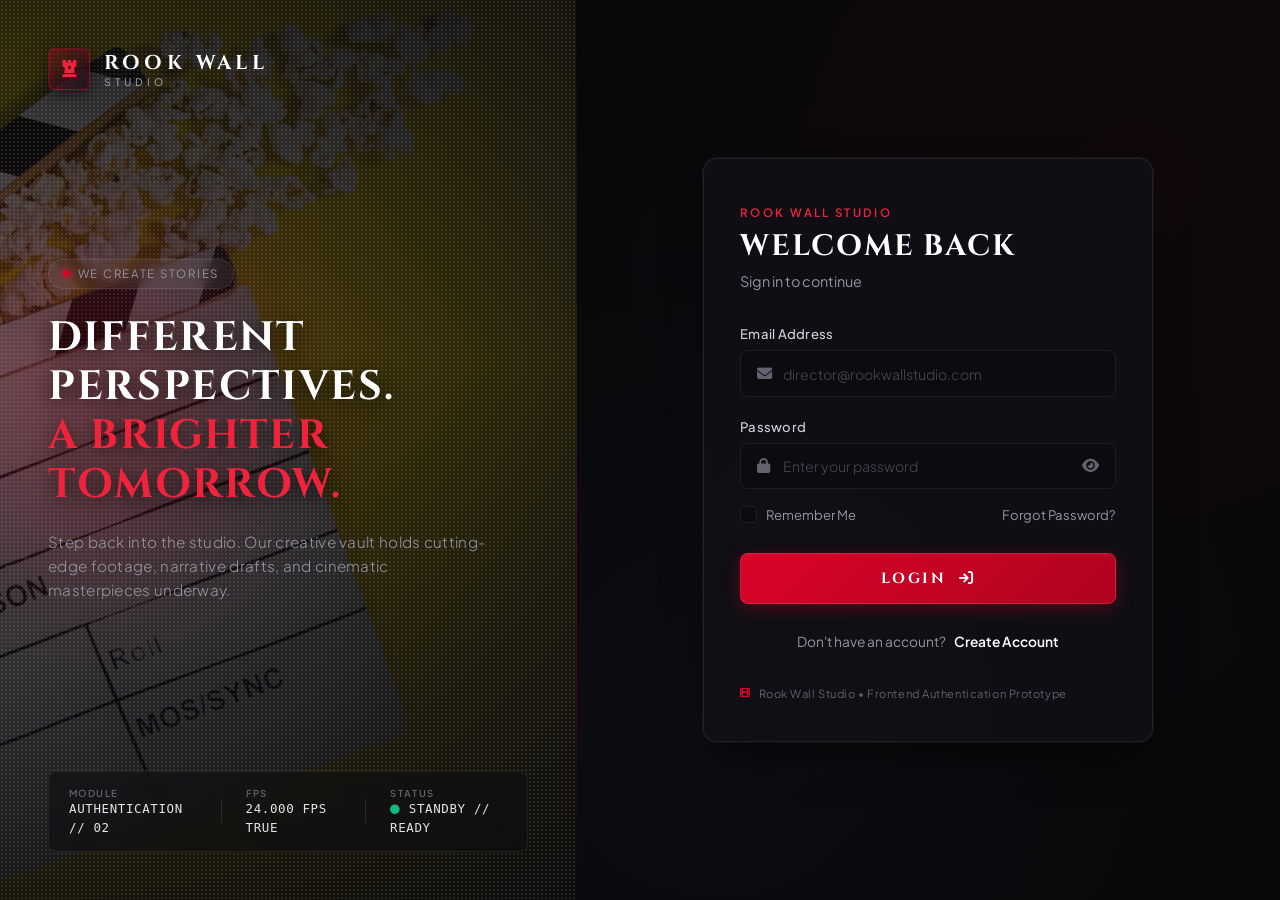
<file: index.html>
<!DOCTYPE html>
<html lang="en" data-theme="dark">
<head>
  <meta charset="UTF-8">
  <meta name="viewport" content="width=device-width, initial-scale=1.0">
  <meta http-equiv="X-UA-Compatible" content="IE=edge">
  <title>ROOK WALL STUDIO | We Create Stories — Independent Film Production</title>
  <meta name="description" content="ROOK WALL STUDIO is a premier creative film production studio crafting evocative cinema, unforgettable visuals, and powerful narratives across the globe.">

  <!-- Authentication Protection Script (Inline pre-render check to prevent flash of content) -->
  <script>
    (function() {
      try {
        var session = localStorage.getItem('rookwall_session');
        if (!session) {
          window.location.replace('login.html');
        }
      } catch (e) {
        window.location.replace('login.html');
      }
    })();
  </script>

  <!-- Google Fonts: Cinzel (Cinematic Serif) & Plus Jakarta Sans (Modern Clean UI) -->
  <link rel="preconnect" href="https://fonts.googleapis.com">
  <link rel="preconnect" href="https://fonts.gstatic.com" crossorigin>
  <link href="https://fonts.googleapis.com/css2?family=Cinzel:wght@500;600;700;800&family=Plus+Jakarta+Sans:wght@300;400;500;600;700&display=swap" rel="stylesheet">

  <!-- Font Awesome 6 for High Fidelity Vector Icons -->
  <link rel="stylesheet" href="https://cdnjs.cloudflare.com/ajax/libs/font-awesome/6.5.1/css/all.min.css" integrity="sha512-DTOQO9RWCH3ppGqcWaEA1BIZOC6xxalwEsw9c2QQeAIftl+Vegovlnee1c9QX4TctnWMn13TZye+giMm8e2LwA==" crossorigin="anonymous" referrerpolicy="no-referrer" />

  <!-- Stylesheets -->
  <link rel="stylesheet" href="css/style.css">
  <link rel="stylesheet" href="css/animations.css">
  <link rel="stylesheet" href="css/responsive.css">
</head>
<body>

  <!-- ====================================================================
       STICKY NAVIGATION BAR
       ==================================================================== -->
  <header class="site-header">
    <div class="container navbar">
      
      <!-- LEFT: Logo & Brand Lockup -->
      <a href="index.html" class="nav-brand" aria-label="ROOK WALL STUDIO Home">
        <div class="brand-icon" aria-hidden="true">
          <i class="fa-solid fa-chess-rook"></i>
        </div>
        <div class="brand-text-block">
          <span class="brand-text-main">ROOK WALL</span>
          <span class="brand-text-sub">STUDIO</span>
        </div>
      </a>

      <!-- CENTER: Main Navigation Links (Exactly 4 items) -->
      <nav class="main-nav" aria-label="Primary Navigation">
        <ul id="navMenu" class="nav-menu">
          <li class="nav-item">
            <a href="index.html" class="nav-link active" aria-current="page">HOME</a>
          </li>
          <li class="nav-item">
            <a href="pages/productions.html" class="nav-link">PRODUCTIONS</a>
          </li>
          <li class="nav-item">
            <a href="pages/services.html" class="nav-link">SERVICES</a>
          </li>
          <li class="nav-item">
            <a href="pages/about.html" class="nav-link">ABOUT</a>
          </li>
        </ul>
      </nav>

      <!-- RIGHT: Notification, Theme Toggle & Login/Logout Action -->
      <div class="nav-actions">
        <!-- 🔔 Notification Toggle Button -->
        <button type="button" id="notifBtn" class="icon-btn" aria-label="Toggle notifications" aria-expanded="false">
          <i class="fa-regular fa-bell" aria-hidden="true"></i>
          <span class="notif-badge" aria-hidden="true"></span>
        </button>

        <!-- Notification Flyout Panel -->
        <div id="notificationPanel" class="notification-panel" role="region" aria-label="Studio Announcements">
          <div class="notif-header">
            <h4 class="notif-title">
              <i class="fa-solid fa-bullhorn" style="color:var(--accent-bright);"></i>
              NOTIFICATIONS
            </h4>
            <span style="font-size:0.7rem; color:var(--text-muted); text-transform:uppercase;">Live Feed</span>
          </div>
          <ul class="notif-list">
            <li class="notif-item">
              <i class="fa-solid fa-clapperboard notif-item-icon" aria-hidden="true"></i>
              <span>🎬 New production announced: <strong>Project Phoenix</strong></span>
            </li>
            <li class="notif-item">
              <i class="fa-solid fa-masks-theater notif-item-icon" aria-hidden="true"></i>
              <span>🎭 Casting applications are open for 2026 slate</span>
            </li>
            <li class="notif-item">
              <i class="fa-solid fa-film notif-item-icon" aria-hidden="true"></i>
              <span>🎥 New trailer coming soon: <strong>The Horizon</strong></span>
            </li>
          </ul>
        </div>

        <!-- 🌙 Theme Toggle Button -->
        <button type="button" id="themeToggleBtn" class="icon-btn" aria-label="Switch Theme">
          <i class="fa-solid fa-moon" aria-hidden="true"></i>
        </button>

        <!-- Auth Action: Dynamically shows LOGOUT if logged in -->
        <a href="login.html" id="navAuthBtn" class="nav-auth-btn">
          <i class="fa-solid fa-arrow-right-to-bracket" aria-hidden="true"></i>
          <span>LOGIN</span>
        </a>

        <!-- Mobile Hamburger Toggle Button -->
        <button type="button" id="hamburgerBtn" class="hamburger-btn" aria-label="Toggle navigation menu" aria-expanded="false">
          <span class="hamburger-line"></span>
          <span class="hamburger-line"></span>
          <span class="hamburger-line"></span>
        </button>
      </div>

    </div>
  </header>

  <!-- ====================================================================
       HERO SECTION
       ==================================================================== -->
  <section class="hero-section" id="home">
    <div class="hero-bg-container">
      <div class="hero-bg-image anim-bg-zoom" role="img" aria-label="Cinematic movie camera rig on film set"></div>
      <div class="hero-overlay"></div>
      <div class="hero-film-grain"></div>
    </div>

    <div class="container hero-content">
      <div class="hero-studio-tag anim-fade-in">
        <span>ROOK WALL STUDIO</span>
      </div>

      <h1 class="hero-tagline anim-slide-up">
        WE CREATE<br>
        <span>STORIES.</span>
      </h1>

      <p class="hero-description anim-slide-up" style="animation-delay: 0.15s;">
        &ldquo;Independent film production driven by bold ideas, powerful performances and unforgettable visuals.&rdquo;
      </p>

      <div class="hero-cta-group anim-slide-up" style="animation-delay: 0.3s;">
        <a href="pages/productions.html" class="btn btn-primary btn-hover-sweep">
          <span>EXPLORE PRODUCTIONS</span>
          <i class="fa-solid fa-film" aria-hidden="true"></i>
        </a>
        <a href="pages/careers.html" class="btn btn-outline btn-hover-sweep">
          <span>JOIN OUR TEAM</span>
          <i class="fa-solid fa-users" aria-hidden="true"></i>
        </a>
      </div>
    </div>

    <!-- Scroll to Discover Indicator -->
    <a href="#welcome" class="hero-scroll-indicator" aria-label="Scroll down to welcome section">
      <span>SCROLL TO DISCOVER</span>
      <span class="scroll-arrow anim-bounce">
        <i class="fa-solid fa-chevron-down" aria-hidden="true"></i>
      </span>
    </a>
  </section>

  <!-- ====================================================================
       LATEST UPDATES (MARQUEE SECTION - COLLEGE REQUIREMENT)
       ==================================================================== -->
  <div class="marquee-bar-section" role="region" aria-label="Latest Studio Updates">
    <div class="marquee-container">
      <div class="marquee-badge">
        <i class="fa-solid fa-satellite-dish" aria-hidden="true"></i>
        <span>LATEST UPDATES</span>
      </div>
      <marquee class="studio-marquee" behavior="scroll" direction="left" scrollamount="6">
        LATEST UPDATES <span class="marquee-bullet">•</span> PROJECT PHOENIX ENTERS PRODUCTION <span class="marquee-bullet">•</span> NEW TRAILER RELEASED <span class="marquee-bullet">•</span> CREATIVE TEAM APPLICATIONS OPEN <span class="marquee-bullet">•</span> ROOK WALL STUDIO 2026
      </marquee>
    </div>
  </div>

  <main>
    <!-- ====================================================================
         WELCOME SECTION (SEMANTIC HTML: section, article, aside)
         ==================================================================== -->
    <section class="welcome-section" id="welcome">
      <div class="container welcome-layout">
        
        <!-- Article Component -->
        <article class="welcome-article reveal-on-scroll">
          <div class="section-pill">
            <i class="fa-solid fa-clapperboard" aria-hidden="true"></i>
            <span>Who We Are</span>
          </div>

          <h2 class="section-title" style="text-align: left;">WELCOME TO ROOK WALL STUDIO</h2>

          <p class="welcome-lead">
            &ldquo;ROOK WALL STUDIO is a creative film production studio focused on developing original stories and transforming ideas into powerful cinematic experiences.&rdquo;
          </p>

          <div class="vision-mission-grid">
            <!-- Our Vision -->
            <div class="vm-card card-hover-effect">
              <div class="vm-card-header">
                <div class="vm-icon-wrap" aria-hidden="true">
                  <i class="fa-solid fa-eye"></i>
                </div>
                <h3 class="vm-title">OUR VISION</h3>
              </div>
              <p class="vm-desc">
                &ldquo;To create stories that connect with audiences and leave a lasting impact.&rdquo;
              </p>
            </div>

            <!-- Our Mission -->
            <div class="vm-card card-hover-effect">
              <div class="vm-card-header">
                <div class="vm-icon-wrap" aria-hidden="true">
                  <i class="fa-solid fa-compass"></i>
                </div>
                <h3 class="vm-title">OUR MISSION</h3>
              </div>
              <p class="vm-desc">
                &ldquo;To bring together writers, directors, actors, cinematographers, editors and artists to create meaningful visual storytelling.&rdquo;
              </p>
            </div>
          </div>
        </article>

        <!-- Aside Component -->
        <aside class="welcome-aside reveal-on-scroll">
          <div class="aside-image-card">
            <img src="assets/images/welcome-studio.jpg" alt="Rook Wall Studio cinematic camera and production lights on set">
            <div class="aside-img-overlay">
              <span class="aside-badge">BEHIND THE LENS</span>
              <span class="aside-caption">Crafting Timeless Cinema</span>
            </div>
          </div>
        </aside>

      </div>
    </section>

    <!-- ====================================================================
         STUDIO STATISTICS (ANIMATED COUNTERS IN NUMBERS)
         ==================================================================== -->
    <section class="stats-section" id="statistics">
      <div class="container">
        
        <div class="section-heading-wrap reveal-on-scroll">
          <span class="section-pill">Milestones</span>
          <h2 class="section-title">OUR JOURNEY IN NUMBERS</h2>
          <p class="section-subtitle">A testament to our relentless pursuit of narrative excellence and visual ambition.</p>
        </div>

        <div class="stats-grid">
          <!-- Stat 1: 50+ Productions -->
          <div class="stat-card reveal-on-scroll">
            <div class="stat-icon" aria-hidden="true">
              <i class="fa-solid fa-film"></i>
            </div>
            <div class="stat-number-wrap">
              <span class="stat-number" data-target="50" data-suffix="+">0</span>
            </div>
            <div class="stat-label">Productions</div>
          </div>

          <!-- Stat 2: 10+ Awards -->
          <div class="stat-card reveal-on-scroll">
            <div class="stat-icon" aria-hidden="true">
              <i class="fa-solid fa-trophy"></i>
            </div>
            <div class="stat-number-wrap">
              <span class="stat-number" data-target="10" data-suffix="+">0</span>
            </div>
            <div class="stat-label">Awards</div>
          </div>

          <!-- Stat 3: 100+ Creative Minds -->
          <div class="stat-card reveal-on-scroll">
            <div class="stat-icon" aria-hidden="true">
              <i class="fa-solid fa-lightbulb"></i>
            </div>
            <div class="stat-number-wrap">
              <span class="stat-number" data-target="100" data-suffix="+">0</span>
            </div>
            <div class="stat-label">Creative Minds</div>
          </div>

          <!-- Stat 4: 1M+ Global Audience -->
          <div class="stat-card reveal-on-scroll">
            <div class="stat-icon" aria-hidden="true">
              <i class="fa-solid fa-globe"></i>
            </div>
            <div class="stat-number-wrap">
              <span class="stat-number" data-target="1" data-suffix="M+">0</span>
            </div>
            <div class="stat-label">Global Audience</div>
          </div>
        </div>

      </div>
    </section>

    <!-- ====================================================================
         FEATURES SECTION (HTML <ul> and <li> COLLEGE REQUIREMENT)
         ==================================================================== -->
    <section class="features-section" id="features">
      <div class="container">
        
        <div class="section-heading-wrap reveal-on-scroll">
          <span class="section-pill">Excellence</span>
          <h2 class="section-title">WHY ROOK WALL STUDIO</h2>
          <p class="section-subtitle">Setting new benchmarks through world-class production infrastructure and fearless creativity.</p>
        </div>

        <!-- Semantic Unordered List Styled as Cinematic Feature Cards -->
        <ul class="features-list">
          <!-- 1. Original Storytelling -->
          <li class="feature-item-card reveal-on-scroll">
            <div class="feature-icon-box" aria-hidden="true">
              <i class="fa-solid fa-clapperboard"></i>
            </div>
            <h3 class="feature-heading">Original Storytelling</h3>
            <p class="feature-text">Narratives born from profound human experiences, conceptualized from scratch to resonate across cultures.</p>
          </li>

          <!-- 2. Professional Production -->
          <li class="feature-item-card reveal-on-scroll">
            <div class="feature-icon-box" aria-hidden="true">
              <i class="fa-solid fa-video"></i>
            </div>
            <h3 class="feature-heading">Professional Production</h3>
            <p class="feature-text">Rigorous pre-production, industry-standard equipment, and seasoned line management on every shoot.</p>
          </li>

          <!-- 3. Cinematic Visuals -->
          <li class="feature-item-card reveal-on-scroll">
            <div class="feature-icon-box" aria-hidden="true">
              <i class="fa-solid fa-camera"></i>
            </div>
            <h3 class="feature-heading">Cinematic Visuals</h3>
            <p class="feature-text">Masterful camera movement, anamorphic lenses, and atmospheric lighting crafted by visionary directors of photography.</p>
          </li>

          <!-- 4. Creative Collaboration -->
          <li class="feature-item-card reveal-on-scroll">
            <div class="feature-icon-box" aria-hidden="true">
              <i class="fa-solid fa-people-group"></i>
            </div>
            <h3 class="feature-heading">Creative Collaboration</h3>
            <p class="feature-text">An inclusive forum where screenwriters, visual artists, and sound composers harmonize their crafts.</p>
          </li>

          <!-- 5. Modern Post Production -->
          <li class="feature-item-card reveal-on-scroll">
            <div class="feature-icon-box" aria-hidden="true">
              <i class="fa-solid fa-wand-magic-sparkles"></i>
            </div>
            <h3 class="feature-heading">Modern Post Production</h3>
            <p class="feature-text">High-end color grading suites, seamless editorial workflows, and state-of-the-art computational VFX.</p>
          </li>

          <!-- 6. Global Distribution -->
          <li class="feature-item-card reveal-on-scroll">
            <div class="feature-icon-box" aria-hidden="true">
              <i class="fa-solid fa-earth-americas"></i>
            </div>
            <h3 class="feature-heading">Global Distribution</h3>
            <p class="feature-text">Direct pipelines to premier global film festivals, streaming platforms, and theatrical exhibitors.</p>
          </li>
        </ul>

      </div>
    </section>

    <!-- ====================================================================
         SERVICES PREVIEW (HTML <ol> and <li> COLLEGE REQUIREMENT)
         ==================================================================== -->
    <section class="services-section" id="services">
      <div class="container">
        
        <div class="section-heading-wrap reveal-on-scroll">
          <span class="section-pill">Capabilities</span>
          <h2 class="section-title">OUR SERVICES</h2>
          <p class="section-subtitle">Comprehensive end-to-end filmmaking solutions tailored for narrative cinema, commercials, and documentaries.</p>
        </div>

        <!-- Semantic Ordered List Styled Professionally -->
        <ol class="services-ordered-list">
          <!-- 1. Film Production -->
          <li class="service-item reveal-on-scroll">
            <div class="service-header-row">
              <span class="service-index-number">01</span>
              <i class="fa-solid fa-film service-icon-small" aria-hidden="true"></i>
            </div>
            <div>
              <h3 class="service-title">Film Production</h3>
              <p class="service-desc">Complete executive production handling financing, scheduling, on-set logistics, and principal photography.</p>
            </div>
          </li>

          <!-- 2. Direction -->
          <li class="service-item reveal-on-scroll">
            <div class="service-header-row">
              <span class="service-index-number">02</span>
              <i class="fa-solid fa-bullhorn service-icon-small" aria-hidden="true"></i>
            </div>
            <div>
              <h3 class="service-title">Direction</h3>
              <p class="service-desc">Auteur vision guiding actors, scene rhythm, and dramatic tension to realize the script's emotional core.</p>
            </div>
          </li>

          <!-- 3. Cinematography -->
          <li class="service-item reveal-on-scroll">
            <div class="service-header-row">
              <span class="service-index-number">03</span>
              <i class="fa-solid fa-camera-retro service-icon-small" aria-hidden="true"></i>
            </div>
            <div>
              <h3 class="service-title">Cinematography</h3>
              <p class="service-desc">Composition, focal length mastery, and bespoke lighting designs that evoke the atmosphere of each narrative.</p>
            </div>
          </li>

          <!-- 4. Video Editing -->
          <li class="service-item reveal-on-scroll">
            <div class="service-header-row">
              <span class="service-index-number">04</span>
              <i class="fa-solid fa-scissors service-icon-small" aria-hidden="true"></i>
            </div>
            <div>
              <h3 class="service-title">Video Editing</h3>
              <p class="service-desc">Rhythmic cutting, pacing calibration, and structural sculpting to ensure seamless visual storytelling.</p>
            </div>
          </li>

          <!-- 5. VFX & Animation -->
          <li class="service-item reveal-on-scroll">
            <div class="service-header-row">
              <span class="service-index-number">05</span>
              <i class="fa-solid fa-cube service-icon-small" aria-hidden="true"></i>
            </div>
            <div>
              <h3 class="service-title">VFX & Animation</h3>
              <p class="service-desc">Photorealistic compositing, environment extensions, CGI assets, and dynamic motion graphic design.</p>
            </div>
          </li>

          <!-- 6. Sound Design -->
          <li class="service-item reveal-on-scroll">
            <div class="service-header-row">
              <span class="service-index-number">06</span>
              <i class="fa-solid fa-volume-high service-icon-small" aria-hidden="true"></i>
            </div>
            <div>
              <h3 class="service-title">Sound Design</h3>
              <p class="service-desc">Foley artistry, spatial audio mixing, atmospheric soundscapes, and orchestral score integration.</p>
            </div>
          </li>
        </ol>

        <div class="services-cta-wrap reveal-on-scroll">
          <a href="pages/services.html" class="btn btn-outline btn-hover-sweep">
            <span>VIEW ALL SERVICES</span>
            <i class="fa-solid fa-arrow-right" aria-hidden="true"></i>
          </a>
        </div>

      </div>
    </section>

    <!-- ====================================================================
         FEATURED PRODUCTIONS (CSS GRID + POSTER HOVER REVEAL)
         ==================================================================== -->
    <section class="productions-section" id="productions">
      <div class="container">
        
        <div class="section-heading-wrap reveal-on-scroll">
          <span class="section-pill">Cinema Slate</span>
          <h2 class="section-title">FEATURED PRODUCTIONS</h2>
          <p class="section-subtitle">Discover our acclaimed projects capturing imaginations across international screens.</p>
        </div>

        <div class="productions-grid">
          
          <!-- Production 1: Project Phoenix -->
          <div class="production-card reveal-on-scroll" tabindex="0">
            <img src="assets/images/prod-phoenix.jpg" alt="Project Phoenix film poster" class="prod-poster-img">
            
            <div class="prod-default-info">
              <div class="prod-meta-tag">Feature Film &bull; 2026</div>
              <h3 class="prod-title">PROJECT PHOENIX</h3>
            </div>

            <div class="prod-hover-overlay">
              <div class="prod-hover-details">
                <div class="prod-meta-tag">Feature Film &bull; 2026</div>
                <h3 class="prod-title">PROJECT PHOENIX</h3>
                <p class="prod-hover-desc">A gripping psychological thriller examining memory, redemption, and identity against a dystopian cityscape.</p>
                <a href="pages/productions.html" class="btn btn-primary btn-hover-sweep prod-btn">
                  <span>VIEW DETAILS</span>
                  <i class="fa-solid fa-arrow-right" aria-hidden="true"></i>
                </a>
              </div>
            </div>
          </div>

          <!-- Production 2: The Horizon -->
          <div class="production-card reveal-on-scroll" tabindex="0">
            <img src="assets/images/prod-horizon.jpg" alt="The Horizon film poster" class="prod-poster-img">
            
            <div class="prod-default-info">
              <div class="prod-meta-tag">Short Film &bull; 2026</div>
              <h3 class="prod-title">THE HORIZON</h3>
            </div>

            <div class="prod-hover-overlay">
              <div class="prod-hover-details">
                <div class="prod-meta-tag">Short Film &bull; 2026</div>
                <h3 class="prod-title">THE HORIZON</h3>
                <p class="prod-hover-desc">An intimate, visually poetic journey of two estranged travelers crossing desolate coastal terrain at dusk.</p>
                <a href="pages/productions.html" class="btn btn-primary btn-hover-sweep prod-btn">
                  <span>VIEW DETAILS</span>
                  <i class="fa-solid fa-arrow-right" aria-hidden="true"></i>
                </a>
              </div>
            </div>
          </div>

          <!-- Production 3: Echoes -->
          <div class="production-card reveal-on-scroll" tabindex="0">
            <img src="assets/images/prod-echoes.jpg" alt="Echoes documentary film poster" class="prod-poster-img">
            
            <div class="prod-default-info">
              <div class="prod-meta-tag">Documentary &bull; 2025</div>
              <h3 class="prod-title">ECHOES</h3>
            </div>

            <div class="prod-hover-overlay">
              <div class="prod-hover-details">
                <div class="prod-meta-tag">Documentary &bull; 2025</div>
                <h3 class="prod-title">ECHOES</h3>
                <p class="prod-hover-desc">A landmark exploration into forgotten indigenous melodies and their profound connection to disappearing forests.</p>
                <a href="pages/productions.html" class="btn btn-primary btn-hover-sweep prod-btn">
                  <span>VIEW DETAILS</span>
                  <i class="fa-solid fa-arrow-right" aria-hidden="true"></i>
                </a>
              </div>
            </div>
          </div>

        </div>

        <div style="text-align: center;" class="reveal-on-scroll">
          <a href="pages/productions.html" class="btn btn-primary btn-hover-sweep">
            <span>VIEW ALL PRODUCTIONS</span>
            <i class="fa-solid fa-film" aria-hidden="true"></i>
          </a>
        </div>

      </div>
    </section>

    <!-- ====================================================================
         CINEMATIC SPOTLIGHT BANNER SLIDER (COLLEGE REQUIREMENT)
         ==================================================================== -->
    <section class="banner-slider-section reveal-on-scroll" id="spotlightSlider" aria-label="Studio Spotlight Showcase">
      <div class="container">
        
        <div class="section-heading-wrap">
          <span class="section-pill">Now In Focus</span>
          <h2 class="section-title">STUDIO SPOTLIGHT SLATE</h2>
          <p class="section-subtitle">&ldquo;Explore key frames and cinematic highlights from our active production slate.&rdquo;</p>
        </div>

        <div class="cinematic-slider-container" id="cinematicSlider" role="region" aria-roledescription="carousel" aria-label="Featured Studio Productions Spotlight">
          
          <div class="slider-track" id="sliderTrack">
            
            <!-- Slide 1 -->
            <div class="slider-slide active" role="group" aria-roledescription="slide" aria-label="1 of 4: Project Phoenix">
              <img src="assets/images/prod-phoenix.jpg" alt="Project Phoenix cinematic still" class="slider-slide-img" loading="lazy">
              <div class="slider-slide-overlay">
                <div class="slider-slide-content">
                  <span class="slider-slide-tag">FEATURE FILM // 2026</span>
                  <h3 class="slider-slide-title">PROJECT PHOENIX</h3>
                  <p class="slider-slide-desc">A dystopian drama exploring the thin boundary between human memory and neural surveillance.</p>
                  <a href="pages/production-details.html?id=phoenix" class="btn btn-primary btn-hover-sweep slider-cta-btn">
                    <span>EXPLORE PROJECT</span>
                    <i class="fa-solid fa-arrow-right" aria-hidden="true"></i>
                  </a>
                </div>
              </div>
            </div>

            <!-- Slide 2 -->
            <div class="slider-slide" role="group" aria-roledescription="slide" aria-label="2 of 4: The Horizon">
              <img src="assets/images/prod-horizon.jpg" alt="The Horizon coastal cinematic still" class="slider-slide-img" loading="lazy">
              <div class="slider-slide-overlay">
                <div class="slider-slide-content">
                  <span class="slider-slide-tag">SHORT FILM // 2026</span>
                  <h3 class="slider-slide-title">THE HORIZON</h3>
                  <p class="slider-slide-desc">An intimate, poetic journey across desolate Atlantic coastline captured in 65mm natural light.</p>
                  <a href="pages/production-details.html?id=horizon" class="btn btn-primary btn-hover-sweep slider-cta-btn">
                    <span>EXPLORE PROJECT</span>
                    <i class="fa-solid fa-arrow-right" aria-hidden="true"></i>
                  </a>
                </div>
              </div>
            </div>

            <!-- Slide 3 -->
            <div class="slider-slide" role="group" aria-roledescription="slide" aria-label="3 of 4: Echoes">
              <img src="assets/images/prod-echoes.jpg" alt="Echoes temperate rainforest still" class="slider-slide-img" loading="lazy">
              <div class="slider-slide-overlay">
                <div class="slider-slide-content">
                  <span class="slider-slide-tag">DOCUMENTARY // 2025</span>
                  <h3 class="slider-slide-title">ECHOES</h3>
                  <p class="slider-slide-desc">A sensory inquiry into forgotten indigenous chants and acoustic communication inside ancient forests.</p>
                  <a href="pages/production-details.html?id=echoes" class="btn btn-primary btn-hover-sweep slider-cta-btn">
                    <span>EXPLORE PROJECT</span>
                    <i class="fa-solid fa-arrow-right" aria-hidden="true"></i>
                  </a>
                </div>
              </div>
            </div>

            <!-- Slide 4 -->
            <div class="slider-slide" role="group" aria-roledescription="slide" aria-label="4 of 4: Midnight Stories">
              <img src="assets/images/prod-midnight.jpg" alt="Midnight Stories urban noir still" class="slider-slide-img" loading="lazy">
              <div class="slider-slide-overlay">
                <div class="slider-slide-content">
                  <span class="slider-slide-tag">SERIES // 2026</span>
                  <h3 class="slider-slide-title">MIDNIGHT STORIES</h3>
                  <p class="slider-slide-desc">Atmospheric nocturnal anthology tracing interconnected lives and secrets between midnight and dawn.</p>
                  <a href="pages/production-details.html?id=midnight-stories" class="btn btn-primary btn-hover-sweep slider-cta-btn">
                    <span>EXPLORE PROJECT</span>
                    <i class="fa-solid fa-arrow-right" aria-hidden="true"></i>
                  </a>
                </div>
              </div>
            </div>

          </div>

          <!-- Slider Controls -->
          <button type="button" id="sliderPrevBtn" class="slider-ctrl-btn slider-prev" aria-label="Previous Slide">
            <i class="fa-solid fa-chevron-left" aria-hidden="true"></i>
          </button>
          <button type="button" id="sliderNextBtn" class="slider-ctrl-btn slider-next" aria-label="Next Slide">
            <i class="fa-solid fa-chevron-right" aria-hidden="true"></i>
          </button>

          <!-- Slider Pagination Dots -->
          <div class="slider-dots-row" id="sliderDots" role="tablist" aria-label="Slide Indicators">
            <button type="button" class="slider-dot active" role="tab" aria-selected="true" aria-label="Slide 1" data-index="0"></button>
            <button type="button" class="slider-dot" role="tab" aria-selected="false" aria-label="Slide 2" data-index="1"></button>
            <button type="button" class="slider-dot" role="tab" aria-selected="false" aria-label="Slide 3" data-index="2"></button>
            <button type="button" class="slider-dot" role="tab" aria-selected="false" aria-label="Slide 4" data-index="3"></button>
          </div>

        </div>

      </div>
    </section>

    <!-- ====================================================================
         THE STUDIO ARCHIVE — Gallery Access Section
         ==================================================================== -->
    <section class="studio-archive-section reveal-on-scroll" id="studio-archive" aria-label="The Studio Archive">
      <!-- Cinematic background image with dark overlay -->
      <div class="archive-bg" role="img" aria-label="Behind-the-scenes film set atmosphere"></div>
      <div class="archive-overlay"></div>

      <div class="container archive-content">
        <!-- Decorative eyebrow label -->
        <div class="archive-eyebrow">
          <span class="archive-eyebrow-line" aria-hidden="true"></span>
          <span class="archive-eyebrow-text">
            <i class="fa-solid fa-photo-film" aria-hidden="true"></i>
            EXCLUSIVE ACCESS
          </span>
          <span class="archive-eyebrow-line" aria-hidden="true"></span>
        </div>

        <!-- Section Heading -->
        <h2 class="archive-heading">THE STUDIO ARCHIVE</h2>

        <!-- Description -->
        <p class="archive-description">
          &ldquo;Step behind the frame and explore the moments, people and places that shape our productions.&rdquo;
        </p>

        <!-- Preview thumbnails strip -->
        <div class="archive-preview-strip" aria-hidden="true">
          <div class="archive-thumb" style="background-image: url('assets/images/gallery/bts-1.jpg');"></div>
          <div class="archive-thumb" style="background-image: url('assets/images/gallery/bts-2.jpg');"></div>
          <div class="archive-thumb" style="background-image: url('assets/images/gallery/bts-3.jpg');"></div>
          <div class="archive-thumb" style="background-image: url('assets/images/gallery/bts-4.jpg');"></div>
          <div class="archive-thumb" style="background-image: url('assets/images/gallery/bts-5.jpg');"></div>
        </div>

        <!-- CTA Button — accessible link styled as button -->
        <a href="pages/gallery.html" class="archive-cta-btn" aria-label="Explore Studio Archive gallery">
          <span class="archive-btn-text">EXPLORE STUDIO ARCHIVE</span>
          <span class="archive-btn-arrow" aria-hidden="true">
            <i class="fa-solid fa-arrow-right"></i>
          </span>
        </a>
      </div>
    </section>

    <!-- ====================================================================
         STUDIO APPLICATION MODULES (TABLE COLLEGE REQUIREMENT)
         ==================================================================== -->
    <section class="modules-section reveal-on-scroll" id="modules" aria-labelledby="modules-heading">
      <div class="container">
        
        <div class="section-heading-wrap">
          <span class="section-pill">Core Architecture</span>
          <h2 class="section-title" id="modules-heading">STUDIO APPLICATION MODULES</h2>
          <p class="section-subtitle">&ldquo;Explore the core modules that power the Rook Wall Studio experience.&rdquo;</p>
        </div>

        <div class="table-responsive">
          <table class="modules-table" aria-label="Studio Application Modules">
            <thead>
              <tr>
                <th scope="col" class="th-module-id">MODULE ID</th>
                <th scope="col" class="th-module-name">MODULE NAME</th>
                <th scope="col" class="th-module-desc">DESCRIPTION</th>
              </tr>
            </thead>
            <tbody>
              <tr>
                <td class="module-id-cell"><span class="module-badge">RW01</span></td>
                <td class="module-name-cell"><strong>Production Management</strong></td>
                <td class="module-desc-cell">Manage studio productions and production information.</td>
              </tr>
              <tr>
                <td class="module-id-cell"><span class="module-badge">RW02</span></td>
                <td class="module-name-cell"><strong>Creative Team</strong></td>
                <td class="module-desc-cell">Manage directors, crew members and creative professionals.</td>
              </tr>
              <tr>
                <td class="module-id-cell"><span class="module-badge">RW03</span></td>
                <td class="module-name-cell"><strong>Media Library</strong></td>
                <td class="module-desc-cell">Organize production posters, images, trailers and studio media.</td>
              </tr>
              <tr>
                <td class="module-id-cell"><span class="module-badge">RW04</span></td>
                <td class="module-name-cell"><strong>Project Tracking</strong></td>
                <td class="module-desc-cell">Track production stages, progress and upcoming milestones.</td>
              </tr>
              <tr>
                <td class="module-id-cell"><span class="module-badge">RW05</span></td>
                <td class="module-name-cell"><strong>Applications</strong></td>
                <td class="module-desc-cell">Manage creative-team applications and recruitment activity.</td>
              </tr>
              <tr>
                <td class="module-id-cell"><span class="module-badge">RW06</span></td>
                <td class="module-name-cell"><strong>Studio Communication</strong></td>
                <td class="module-desc-cell">Manage enquiries, notifications and communication.</td>
              </tr>
            </tbody>
          </table>
        </div>

      </div>
    </section>

    <!-- ====================================================================
         JOIN ROOK WALL STUDIO — REGISTRATION FORM (COLLEGE REQUIREMENT)
         ==================================================================== -->
    <section class="registration-section reveal-on-scroll" id="registration" aria-labelledby="registration-heading">
      <div class="container">
        
        <div class="section-heading-wrap">
          <span class="section-pill">Creative Community</span>
          <h2 class="section-title" id="registration-heading">JOIN ROOK WALL STUDIO</h2>
          <p class="section-subtitle">&ldquo;Create your studio account and become part of our creative community.&rdquo;</p>
        </div>

        <div class="registration-form-wrapper">
          
          <!-- Registration Success Message Box (Hidden initially) -->
          <div id="registrationSuccess" class="registration-success-card" style="display: none;" role="region" aria-live="polite">
            <div class="reg-success-icon" aria-hidden="true">
              <i class="fa-solid fa-circle-check"></i>
            </div>
            <h3 class="reg-success-title">REGISTRATION SUCCESSFUL</h3>
            <p class="reg-success-desc">&ldquo;Welcome to Rook Wall Studio.&rdquo;</p>
            <p class="reg-success-sub">Your creative studio account profile has been registered in the system.</p>
            <div class="reg-success-actions">
              <button type="button" id="regResetAnother" class="btn btn-primary btn-hover-sweep">
                <span>REGISTER ANOTHER ACCOUNT</span>
                <i class="fa-solid fa-user-plus" aria-hidden="true"></i>
              </button>
              <a href="login.html" class="btn btn-outline btn-hover-sweep">
                <span>GO TO LOGIN</span>
                <i class="fa-solid fa-arrow-right-to-bracket" aria-hidden="true"></i>
              </a>
            </div>
          </div>

          <!-- HTML5 Registration Form -->
          <form id="registrationForm" class="registration-form" novalidate>
            
            <div class="reg-form-grid">
              <!-- Full Name -->
              <div class="reg-form-group">
                <label for="registration-name" class="reg-label">Full Name <span class="req-star" aria-hidden="true">*</span></label>
                <input
                  type="text"
                  id="registration-name"
                  name="name"
                  class="reg-input"
                  placeholder="Enter your full name"
                  required
                  minlength="2"
                  autocomplete="name"
                >
                <div class="reg-feedback" id="regNameFeedback" aria-live="polite"></div>
              </div>

              <!-- Email -->
              <div class="reg-form-group">
                <label for="registration-email" class="reg-label">Email Address <span class="req-star" aria-hidden="true">*</span></label>
                <input
                  type="email"
                  id="registration-email"
                  name="email"
                  class="reg-input"
                  placeholder="you@example.com"
                  required
                  autocomplete="email"
                >
                <div class="reg-feedback" id="regEmailFeedback" aria-live="polite"></div>
              </div>

              <!-- Phone -->
              <div class="reg-form-group">
                <label for="registration-phone" class="reg-label">Phone Number <span class="req-star" aria-hidden="true">*</span></label>
                <input
                  type="tel"
                  id="registration-phone"
                  name="phone"
                  class="reg-input"
                  placeholder="Enter your phone number"
                  required
                  pattern="[0-9\+\-\s\(\)]{10,15}"
                  autocomplete="tel"
                >
                <div class="reg-feedback" id="regPhoneFeedback" aria-live="polite"></div>
              </div>

              <!-- Password -->
              <div class="reg-form-group">
                <label for="registration-password" class="reg-label">Password <span class="req-star" aria-hidden="true">*</span></label>
                <input
                  type="password"
                  id="registration-password"
                  name="password"
                  class="reg-input"
                  placeholder="Create a password"
                  required
                  minlength="6"
                  autocomplete="new-password"
                >
                <div class="reg-feedback" id="regPasswordFeedback" aria-live="polite"></div>
              </div>

              <!-- Gender (Radio buttons: Male, Female, Other) -->
              <div class="reg-form-group reg-col-full">
                <label class="reg-label">Gender <span class="req-star" aria-hidden="true">*</span></label>
                <div class="gender-radio-group" role="radiogroup" aria-label="Gender">
                  <label class="radio-label">
                    <input type="radio" name="gender" value="Male" required>
                    <span class="radio-custom"></span>
                    <span>Male</span>
                  </label>
                  <label class="radio-label">
                    <input type="radio" name="gender" value="Female">
                    <span class="radio-custom"></span>
                    <span>Female</span>
                  </label>
                  <label class="radio-label">
                    <input type="radio" name="gender" value="Other">
                    <span class="radio-custom"></span>
                    <span>Other</span>
                  </label>
                </div>
                <div class="reg-feedback" id="regGenderFeedback" aria-live="polite"></div>
              </div>

              <!-- Date of Birth -->
              <div class="reg-form-group reg-col-full">
                <label for="registration-dob" class="reg-label">Date of Birth <span class="req-star" aria-hidden="true">*</span></label>
                <input
                  type="date"
                  id="registration-dob"
                  name="dob"
                  class="reg-input"
                  required
                >
                <div class="reg-feedback" id="regDobFeedback" aria-live="polite"></div>
              </div>

              <!-- Address -->
              <div class="reg-form-group reg-col-full">
                <label for="registration-address" class="reg-label">Address <span class="req-star" aria-hidden="true">*</span></label>
                <textarea
                  id="registration-address"
                  name="address"
                  class="reg-input reg-textarea"
                  placeholder="Enter your address"
                  required
                  rows="3"
                ></textarea>
                <div class="reg-feedback" id="regAddressFeedback" aria-live="polite"></div>
              </div>
            </div>

            <!-- Buttons -->
            <div class="reg-buttons-row">
              <button type="submit" class="btn btn-primary btn-hover-sweep" id="regSubmitBtn">
                <span>REGISTER</span>
                <i class="fa-solid fa-user-check" aria-hidden="true"></i>
              </button>
              <button type="reset" class="btn btn-outline btn-hover-sweep" id="regResetBtn">
                <i class="fa-solid fa-rotate-left" aria-hidden="true"></i>
                <span>RESET</span>
              </button>
            </div>

          </form>
        </div>

      </div>
    </section>

    <!-- ====================================================================
         CREATIVE CTA BANNER
         ==================================================================== -->
    <section class="cta-banner-section reveal-on-scroll" id="cta">
      <div class="cta-bg-image"></div>
      <div class="cta-dark-overlay"></div>
      
      <div class="container cta-content">
        <h2 class="cta-heading">HAVE A STORY TO TELL?</h2>
        <p class="cta-text">&ldquo;Let's bring your vision to the screen.&rdquo;</p>
        
        <div class="cta-btn-group">
          <a href="pages/contact.html" class="btn btn-primary btn-hover-sweep">
            <span>START A PROJECT</span>
            <i class="fa-solid fa-paper-plane" aria-hidden="true"></i>
          </a>
          <a href="pages/careers.html" class="btn btn-outline btn-hover-sweep">
            <span>JOIN OUR TEAM</span>
            <i class="fa-solid fa-user-astronaut" aria-hidden="true"></i>
          </a>
          <a href="pages/dashboard.html" class="btn btn-outline btn-hover-sweep" aria-label="Open Studio Dashboard">
            <span>VIEW STUDIO DASHBOARD</span>
            <i class="fa-solid fa-gauge-high" aria-hidden="true"></i>
          </a>
        </div>
      </div>
    </section>

    <!-- ====================================================================
         ABOUT PREVIEW SECTION
         ==================================================================== -->
    <section class="about-preview-section" id="about">
      <div class="container">
        
        <div class="about-preview-card reveal-on-scroll">
          <div class="about-text-column">
            <span class="section-pill">Our Heritage</span>
            <h2 class="about-lead-title">MORE THAN A PRODUCTION HOUSE.</h2>
            <p class="about-lead-desc">
              &ldquo;ROOK WALL STUDIO brings together storytellers, filmmakers, artists and technical creators to build memorable cinematic experiences.&rdquo;
            </p>
            <div>
              <a href="pages/about.html" class="btn btn-primary btn-hover-sweep">
                <span>DISCOVER OUR STORY</span>
                <i class="fa-solid fa-arrow-right" aria-hidden="true"></i>
              </a>
            </div>
          </div>

          <!-- Three Core Values -->
          <div class="about-values-grid">
            <div class="value-pill-card">
              <div class="value-icon-circle" aria-hidden="true">
                <i class="fa-solid fa-book-open"></i>
              </div>
              <div>
                <h4 class="value-title">STORY</h4>
                <p class="value-desc">The beating heart of every project we commission.</p>
              </div>
            </div>

            <div class="value-pill-card">
              <div class="value-icon-circle" aria-hidden="true">
                <i class="fa-solid fa-palette"></i>
              </div>
              <div>
                <h4 class="value-title">CREATIVITY</h4>
                <p class="value-desc">Uncompromising originality across visuals and sound.</p>
              </div>
            </div>

            <div class="value-pill-card">
              <div class="value-icon-circle" aria-hidden="true">
                <i class="fa-solid fa-bolt"></i>
              </div>
              <div>
                <h4 class="value-title">IMPACT</h4>
                <p class="value-desc">Leaving indelible memories in the audience's mind.</p>
              </div>
            </div>
          </div>
        </div>

      </div>
    </section>

    <!-- ====================================================================
         CONTACT PREVIEW SECTION
         ==================================================================== -->
    <section class="contact-preview-section" id="contact">
      <div class="container contact-layout">
        
        <div class="contact-info-column reveal-on-scroll">
          <span class="section-pill">Get In Touch</span>
          <h2 class="section-title" style="text-align: left; margin-bottom: 2rem;">LET'S CREATE SOMETHING GREAT</h2>
          
          <div class="contact-info-list">
            <!-- Email -->
            <div class="contact-info-card">
              <div class="contact-card-icon" aria-hidden="true">
                <i class="fa-solid fa-envelope"></i>
              </div>
              <div>
                <div class="contact-card-label">Email</div>
                <div class="contact-card-value">contact@rookwallstudio.com</div>
              </div>
            </div>

            <!-- Phone -->
            <div class="contact-info-card">
              <div class="contact-card-icon" aria-hidden="true">
                <i class="fa-solid fa-phone"></i>
              </div>
              <div>
                <div class="contact-card-label">Phone</div>
                <div class="contact-card-value">+91 XXXXX XXXXX</div>
              </div>
            </div>

            <!-- Location -->
            <div class="contact-info-card">
              <div class="contact-card-icon" aria-hidden="true">
                <i class="fa-solid fa-location-dot"></i>
              </div>
              <div>
                <div class="contact-card-label">Location</div>
                <div class="contact-card-value">Coimbatore, Tamil Nadu</div>
              </div>
            </div>
          </div>

          <div class="contact-social-wrap">
            <h4 class="contact-social-title">Follow Us</h4>
            <div class="social-icon-row">
              <a href="https://instagram.com" target="_blank" rel="noopener noreferrer" class="social-link" aria-label="Instagram">
                <i class="fa-brands fa-instagram"></i>
              </a>
              <a href="https://youtube.com" target="_blank" rel="noopener noreferrer" class="social-link" aria-label="YouTube">
                <i class="fa-brands fa-youtube"></i>
              </a>
              <a href="https://linkedin.com" target="_blank" rel="noopener noreferrer" class="social-link" aria-label="LinkedIn">
                <i class="fa-brands fa-linkedin-in"></i>
              </a>
            </div>
          </div>

          <div style="margin-top: 2rem;">
            <a href="pages/contact.html" class="btn btn-primary btn-hover-sweep">
              <span>CONTACT US</span>
              <i class="fa-solid fa-paper-plane" aria-hidden="true"></i>
            </a>
          </div>
        </div>

        <div class="contact-visual-column reveal-on-scroll">
          <div class="aside-image-card" style="border-radius: var(--radius-lg);">
            <img src="assets/images/cta-bg.jpg" alt="Rook Wall Studio cinema production room">
            <div class="aside-img-overlay">
              <span class="aside-badge">HEADQUARTERS</span>
              <span class="aside-caption">Open for Creative Inquiries</span>
            </div>
          </div>
        </div>

      </div>
    </section>
  </main>

  <!-- ====================================================================
       FOOTER (PREMIUM MULTI-COLUMN)
       ==================================================================== -->
  <footer class="site-footer">
    <div class="container">
      
      <div class="footer-top-grid">
        
        <!-- Column 1: Brand Info & Live Studio Status Clock -->
        <div class="footer-col">
          <a href="index.html" class="nav-brand" aria-label="ROOK WALL STUDIO Home">
            <div class="brand-icon" aria-hidden="true">
              <i class="fa-solid fa-chess-rook"></i>
            </div>
            <div class="brand-text-block">
              <span class="brand-text-main">ROOK WALL</span>
              <span class="brand-text-sub">STUDIO</span>
            </div>
          </a>

          <p class="footer-brand-bio">
            &ldquo;WE CREATE STORIES.&rdquo;<br>
            Stories That Stay Forever.
          </p>

          <!-- Studio Status Area: Live Date and Time updating every second -->
          <div class="footer-clock-box">
            <i class="fa-solid fa-broadcast-tower footer-clock-icon" aria-hidden="true"></i>
            <div class="clock-text-wrap">
              <span class="clock-label">STUDIO STATUS &bull; LIVE</span>
              <div class="clock-display">
                <span id="liveDate">05 SEP 2026</span> &bull; <span id="liveTime">00:00:00</span>
              </div>
            </div>
          </div>
        </div>

        <!-- Column 2: Quick Links -->
        <div class="footer-col">
          <h4 class="footer-col-title">Quick Links</h4>
          <ul class="footer-nav-list">
            <li><a href="index.html" class="footer-nav-link">Home</a></li>
            <li><a href="pages/productions.html" class="footer-nav-link">Productions</a></li>
            <li><a href="pages/services.html" class="footer-nav-link">Services</a></li>
            <li><a href="pages/about.html" class="footer-nav-link">About</a></li>
            <li><a href="pages/careers.html" class="footer-nav-link">Careers</a></li>
            <li><a href="pages/gallery.html" class="footer-nav-link">Gallery</a></li>
            <li><a href="pages/contact.html" class="footer-nav-link">Contact</a></li>
          </ul>
        </div>

        <!-- Column 3: Follow Us Social Media -->
        <div class="footer-col">
          <h4 class="footer-col-title">Follow Us</h4>
          <ul class="footer-nav-list">
            <li>
              <a href="https://instagram.com" target="_blank" rel="noopener noreferrer" class="footer-nav-link">
                <i class="fa-brands fa-instagram" style="width: 20px;"></i> Instagram
              </a>
            </li>
            <li>
              <a href="https://youtube.com" target="_blank" rel="noopener noreferrer" class="footer-nav-link">
                <i class="fa-brands fa-youtube" style="width: 20px;"></i> YouTube
              </a>
            </li>
            <li>
              <a href="https://linkedin.com" target="_blank" rel="noopener noreferrer" class="footer-nav-link">
                <i class="fa-brands fa-linkedin-in" style="width: 20px;"></i> LinkedIn
              </a>
            </li>
          </ul>
        </div>

        <!-- Column 4: Student Information -->
        <div class="footer-col">
          <h4 class="footer-col-title">Student Information</h4>
          <div class="student-info-card">
            <div>
              <span class="student-label">Designed &amp; Developed by:</span>
              <div class="student-val">[STUDENT NAME]</div>
            </div>
            <div style="margin-top: 0.5rem;">
              <span class="student-label">Register Number:</span>
              <div class="student-val">[REGISTER NUMBER]</div>
            </div>
          </div>
        </div>

      </div>

      <!-- Footer Bottom Bar -->
      <div class="footer-bottom">
        <div>&copy; 2026 ROOK WALL STUDIO. All Rights Reserved.</div>
        <div>Cinema In Motion &bull; Coimbatore, Tamil Nadu</div>
      </div>

    </div>
  </footer>

  <!-- ====================================================================
       FLOATING SCROLL-TO-TOP BUTTON
       ==================================================================== -->
  <button type="button" id="scrollTopBtn" class="scroll-top-btn" aria-label="Scroll to top of page">
    <i class="fa-solid fa-arrow-up" aria-hidden="true"></i>
  </button>

  <!-- Vanilla JavaScript -->
  <script src="js/main.js"></script>
</body>
</html>
</file>
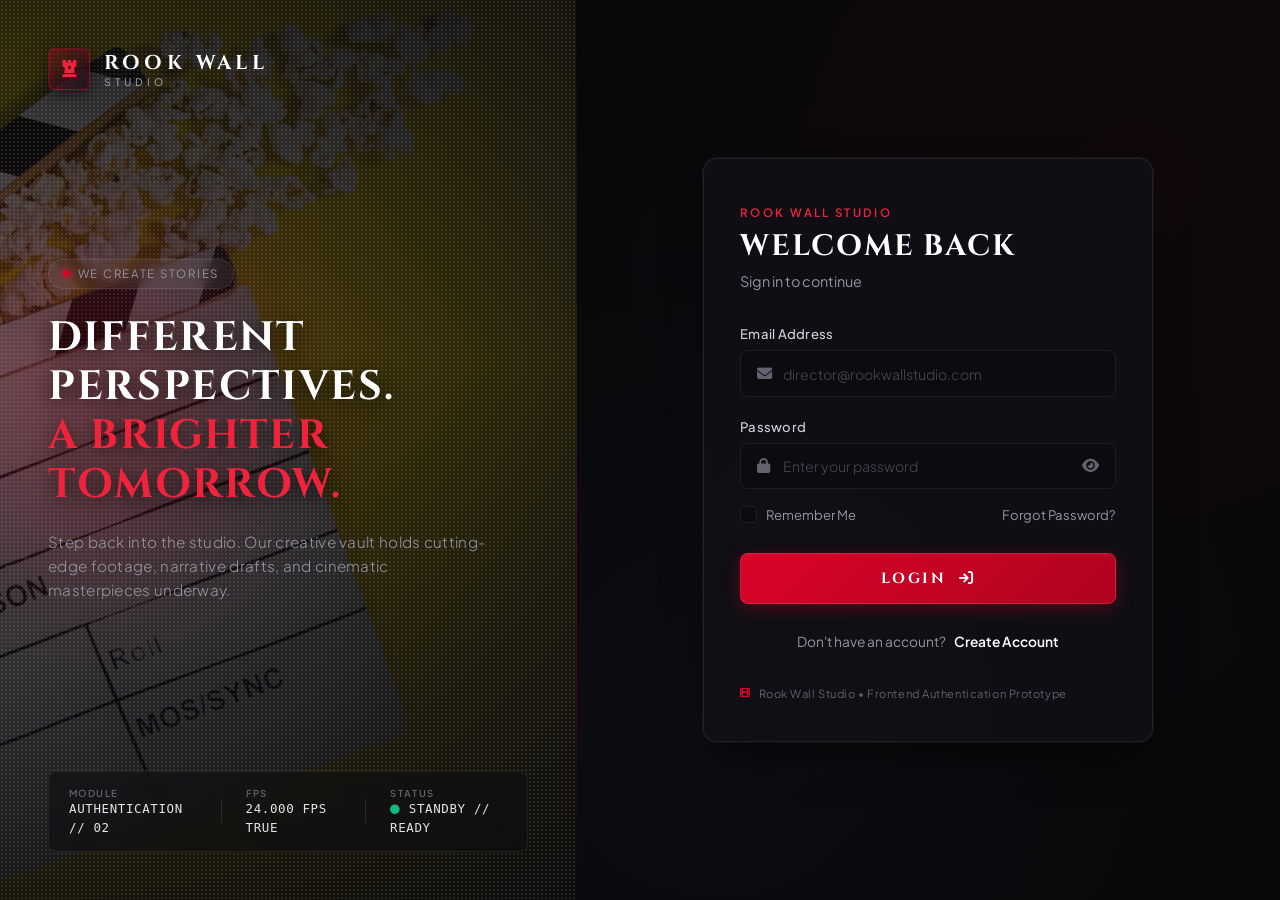
<file: login.html>
<!DOCTYPE html>
<html lang="en">
<head>
  <meta charset="UTF-8">
  <meta name="viewport" content="width=device-width, initial-scale=1.0">
  <meta http-equiv="X-UA-Compatible" content="IE=edge">
  <title>Login | ROOK WALL STUDIO — Film Production</title>
  <meta name="description" content="Sign in to your Rook Wall Studio account. Access productions, creative vaults, and film pipelines.">
  
  <!-- Google Fonts: Cinzel (Cinematic Serif) & Plus Jakarta Sans (Modern Clean UI) -->
  <link rel="preconnect" href="https://fonts.googleapis.com">
  <link rel="preconnect" href="https://fonts.gstatic.com" crossorigin>
  <link href="https://fonts.googleapis.com/css2?family=Cinzel:wght@500;600;700;800&family=Plus+Jakarta+Sans:wght@300;400;500;600;700&display=swap" rel="stylesheet">
  
  <!-- Font Awesome 6 for High Fidelity Vector Icons -->
  <link rel="stylesheet" href="https://cdnjs.cloudflare.com/ajax/libs/font-awesome/6.5.1/css/all.min.css" integrity="sha512-DTOQO9RWCH3ppGqcWaEA1BIZOC6xxalwEsw9c2QQeAIftl+Vegovlnee1c9QX4TctnWMn13TZye+giMm8e2LwA==" crossorigin="anonymous" referrerpolicy="no-referrer" />
  
  <!-- External Stylesheets -->
  <link rel="stylesheet" href="css/auth.css">
  <link rel="stylesheet" href="css/responsive.css">
</head>
<body>

  <div class="auth-wrapper">
    <!-- ====================================================================
         LEFT SIDE: CINEMATIC VISUAL STAGE
         ==================================================================== -->
    <aside class="cinematic-stage" aria-label="Visual Brand Story">
      <!-- Background Visual with Slow Cinematic Zoom -->
      <div class="cinematic-bg" style="background-image: url('assets/images/auth/login-bg.jpg');" role="img" aria-label="Cinematic film camera rig with anamorphic lens on a moody studio set"></div>
      
      <!-- Studio Atmospheric Overlays -->
      <div class="cinematic-overlay"></div>
      <div class="film-grain"></div>
      <div class="ambient-glow"></div>

      <!-- Studio Brand Header -->
      <header class="cinematic-header">
        <a href="login.html" class="brand-logo-lockup" aria-label="ROOK WALL STUDIO Home">
          <div class="brand-icon" aria-hidden="true">
            <i class="fa-solid fa-chess-rook"></i>
          </div>
          <div class="brand-name">
            <span>ROOK WALL</span>
            <span class="brand-sub">STUDIO</span>
          </div>
        </a>
      </header>

      <!-- Central Cinematic Hero Typography -->
      <div class="cinematic-body">
        <div class="production-badge">
          <span class="pulse-dot"></span>
          <span>We Create Stories</span>
        </div>
        
        <h1 class="cinematic-quote">
          DIFFERENT PERSPECTIVES.<br>
          <span class="highlight">A BRIGHTER TOMORROW.</span>
        </h1>
        
        <p class="cinematic-desc">
          Step back into the studio. Our creative vault holds cutting-edge footage, narrative drafts, and cinematic masterpieces underway.
        </p>
      </div>

      <!-- Studio Production Metadata Strip -->
      <footer class="cinematic-footer">
        <div class="production-metadata">
          <div class="meta-item">
            <span class="meta-label">Module</span>
            <span class="meta-val">AUTHENTICATION // 02</span>
          </div>
          <div class="meta-divider"></div>
          <div class="meta-item">
            <span class="meta-label">FPS</span>
            <span class="meta-val">24.000 FPS TRUE</span>
          </div>
          <div class="meta-divider"></div>
          <div class="meta-item">
            <span class="meta-label">Status</span>
            <span class="meta-val"><i class="fa-solid fa-circle" style="color:#10b981; font-size: 0.6rem;"></i> STANDBY // READY</span>
          </div>
        </div>
      </footer>
    </aside>

    <!-- ====================================================================
         RIGHT SIDE: AUTHENTICATION FORM STAGE
         ==================================================================== -->
    <main class="auth-stage">
      <div class="form-container">
        
        <!-- Form Header -->
        <div class="form-header">
          <span class="subheading-pill">ROOK WALL STUDIO</span>
          <h2 class="form-title">WELCOME BACK</h2>
          <p class="form-subtitle">Sign in to continue</p>
        </div>

        <!-- Global Status Notification Banner -->
        <div id="globalAlert" class="auth-alert" role="alert" aria-live="polite">
          <i class="alert-icon fa-solid fa-circle-check" aria-hidden="true"></i>
          <div class="alert-content">
            <div class="alert-title"></div>
            <div class="alert-message"></div>
            <div class="alert-action"></div>
          </div>
        </div>

        <!-- Login Form -->
        <form id="loginForm" class="auth-form" novalidate>
          
          <!-- Field 1: Email -->
          <div class="input-group">
            <label for="loginEmail" class="input-label">
              <span>Email Address</span>
            </label>
            <div class="input-wrapper">
              <i class="input-icon fa-solid fa-envelope" aria-hidden="true"></i>
              <input 
                type="email" 
                id="loginEmail" 
                name="loginEmail" 
                class="form-input" 
                placeholder="director@rookwallstudio.com" 
                autocomplete="email"
                required
              >
            </div>
            <div id="loginEmailError" class="field-error" role="alert">
              <i class="fa-solid fa-circle-exclamation" aria-hidden="true"></i>
              <span class="error-text">Please enter a valid email.</span>
            </div>
          </div>

          <!-- Field 2: Password -->
          <div class="input-group">
            <label for="loginPassword" class="input-label">
              <span>Password</span>
            </label>
            <div class="input-wrapper">
              <i class="input-icon fa-solid fa-lock" aria-hidden="true"></i>
              <input 
                type="password" 
                id="loginPassword" 
                name="loginPassword" 
                class="form-input" 
                placeholder="Enter your password" 
                autocomplete="current-password"
                required
              >
              <button 
                type="button" 
                class="password-toggle-btn" 
                data-target="loginPassword" 
                aria-label="Toggle password visibility"
                tabindex="0"
              >
                <i class="fa-solid fa-eye" aria-hidden="true"></i>
              </button>
            </div>
            <div id="loginPasswordError" class="field-error" role="alert">
              <i class="fa-solid fa-circle-exclamation" aria-hidden="true"></i>
              <span class="error-text">Please enter your password.</span>
            </div>
          </div>

          <!-- Auxiliary Options: Remember Me & Forgot Password -->
          <div class="form-options-row">
            <label class="remember-me-label" for="rememberMe">
              <input type="checkbox" id="rememberMe" name="rememberMe" class="custom-checkbox">
              <span>Remember Me</span>
            </label>
            <a href="#forgot-password" id="forgotPasswordLink" class="forgot-password-link">Forgot Password?</a>
          </div>

          <!-- Submit Button -->
          <button type="submit" id="loginSubmitBtn" class="btn-primary">
            <span>LOGIN</span>
            <i class="fa-solid fa-arrow-right-to-bracket" aria-hidden="true"></i>
          </button>

        </form>

        <!-- Switch to Signup Navigation -->
        <div class="form-footer">
          <span>Don't have an account?</span>
          <a href="signup.html" class="switch-auth-link">Create Account</a>
        </div>

        <!-- Prototype Disclaimer Badge -->
        <div class="prototype-badge">
          <i class="fa-solid fa-film"></i>
          <span>Rook Wall Studio &bull; Frontend Authentication Prototype</span>
        </div>

      </div>
    </main>
  </div>

  <!-- Forgot Password Modal -->
  <div id="forgotPasswordModal" class="modal-overlay" role="dialog" aria-modal="true" aria-labelledby="modalTitle" aria-hidden="true">
    <div class="modal-box">
      <div class="modal-header">
        <h3 id="modalTitle" class="modal-title">RESET PASSWORD</h3>
        <button type="button" id="modalCloseBtn" class="modal-close-btn" aria-label="Close modal">
          <i class="fa-solid fa-xmark"></i>
        </button>
      </div>
      <div class="modal-body">
        <p>Enter the email address tied to your ROOK WALL STUDIO credentials to receive recovery instructions.</p>
        <form id="resetPasswordForm" style="margin-top: 1.25rem;">
          <div class="input-group">
            <div class="input-wrapper">
              <i class="input-icon fa-solid fa-envelope" aria-hidden="true"></i>
              <input type="email" id="resetEmail" class="form-input" placeholder="you@rookwallstudio.com" required>
            </div>
          </div>
          <div id="resetStatusMessage" style="display:none; margin-top:0.75rem; color:#10b981; font-size:0.82rem;"></div>
          <div style="display:flex; justify-content:flex-end; gap:0.75rem; margin-top:1.25rem;">
            <button type="button" id="modalCancelBtn" class="btn-primary" style="background:transparent; border-color:var(--border); width:auto; padding:0.6rem 1.2rem; font-size:0.8rem;">Cancel</button>
            <button type="submit" class="btn-primary" style="width:auto; padding:0.6rem 1.5rem; font-size:0.8rem;">Send Link</button>
          </div>
        </form>
      </div>
    </div>
  </div>

  <!-- Vanilla JavaScript -->
  <script src="js/auth.js"></script>
</body>
</html>
</file>
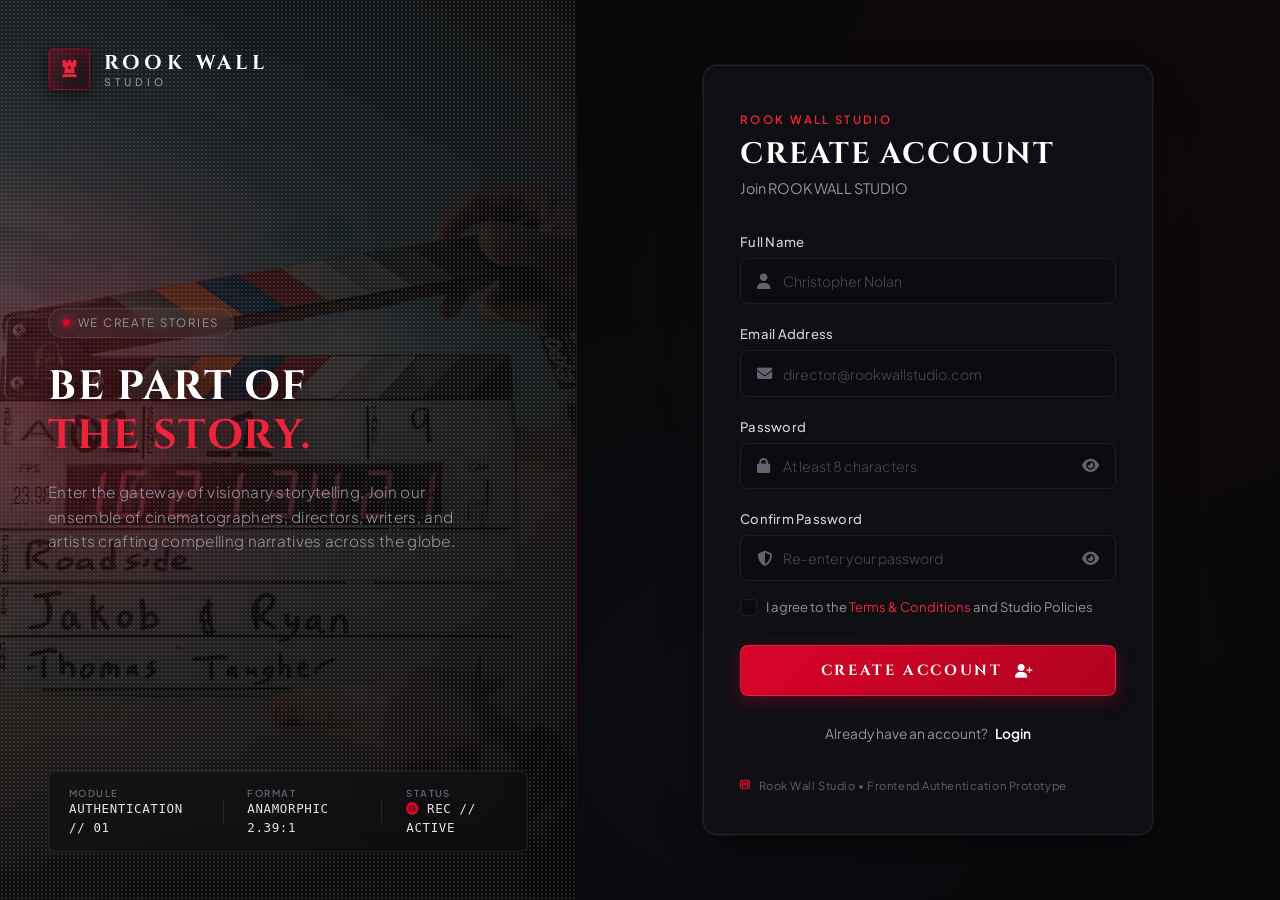
<file: signup.html>
<!DOCTYPE html>
<html lang="en">
<head>
  <meta charset="UTF-8">
  <meta name="viewport" content="width=device-width, initial-scale=1.0">
  <meta http-equiv="X-UA-Compatible" content="IE=edge">
  <title>Create Account | ROOK WALL STUDIO — Film Production</title>
  <meta name="description" content="Join Rook Wall Studio. A premium film production company crafting evocative cinema and dramatic stories.">
  
  <!-- Google Fonts: Cinzel (Cinematic Serif) & Plus Jakarta Sans (Modern Clean UI) -->
  <link rel="preconnect" href="https://fonts.googleapis.com">
  <link rel="preconnect" href="https://fonts.gstatic.com" crossorigin>
  <link href="https://fonts.googleapis.com/css2?family=Cinzel:wght@500;600;700;800&family=Plus+Jakarta+Sans:wght@300;400;500;600;700&display=swap" rel="stylesheet">
  
  <!-- Font Awesome 6 for High Fidelity Vector Icons -->
  <link rel="stylesheet" href="https://cdnjs.cloudflare.com/ajax/libs/font-awesome/6.5.1/css/all.min.css" integrity="sha512-DTOQO9RWCH3ppGqcWaEA1BIZOC6xxalwEsw9c2QQeAIftl+Vegovlnee1c9QX4TctnWMn13TZye+giMm8e2LwA==" crossorigin="anonymous" referrerpolicy="no-referrer" />
  
  <!-- External Stylesheets -->
  <link rel="stylesheet" href="css/auth.css">
  <link rel="stylesheet" href="css/responsive.css">
</head>
<body>

  <div class="auth-wrapper">
    <!-- ====================================================================
         LEFT SIDE: CINEMATIC VISUAL STAGE
         ==================================================================== -->
    <aside class="cinematic-stage" aria-label="Visual Brand Story">
      <!-- Background Visual with Slow Cinematic Zoom -->
      <div class="cinematic-bg" style="background-image: url('assets/images/auth/signup-bg.jpg');" role="img" aria-label="Film production camera and dramatic lighting on studio set"></div>
      
      <!-- Studio Atmospheric Overlays -->
      <div class="cinematic-overlay"></div>
      <div class="film-grain"></div>
      <div class="ambient-glow"></div>

      <!-- Studio Brand Header -->
      <header class="cinematic-header">
        <a href="signup.html" class="brand-logo-lockup" aria-label="ROOK WALL STUDIO Home">
          <div class="brand-icon" aria-hidden="true">
            <i class="fa-solid fa-chess-rook"></i>
          </div>
          <div class="brand-name">
            <span>ROOK WALL</span>
            <span class="brand-sub">STUDIO</span>
          </div>
        </a>
      </header>

      <!-- Central Cinematic Hero Typography -->
      <div class="cinematic-body">
        <div class="production-badge">
          <span class="pulse-dot"></span>
          <span>We Create Stories</span>
        </div>
        
        <h1 class="cinematic-quote">
          BE PART OF<br>
          <span class="highlight">THE STORY.</span>
        </h1>
        
        <p class="cinematic-desc">
          Enter the gateway of visionary storytelling. Join our ensemble of cinematographers, directors, writers, and artists crafting compelling narratives across the globe.
        </p>
      </div>

      <!-- Studio Production Metadata Strip -->
      <footer class="cinematic-footer">
        <div class="production-metadata">
          <div class="meta-item">
            <span class="meta-label">Module</span>
            <span class="meta-val">AUTHENTICATION // 01</span>
          </div>
          <div class="meta-divider"></div>
          <div class="meta-item">
            <span class="meta-label">Format</span>
            <span class="meta-val">ANAMORPHIC 2.39:1</span>
          </div>
          <div class="meta-divider"></div>
          <div class="meta-item">
            <span class="meta-label">Status</span>
            <span class="meta-val"><i class="fa-solid fa-record-vinyl" style="color:var(--accent);"></i> REC // ACTIVE</span>
          </div>
        </div>
      </footer>
    </aside>

    <!-- ====================================================================
         RIGHT SIDE: AUTHENTICATION FORM STAGE
         ==================================================================== -->
    <main class="auth-stage">
      <div class="form-container">
        
        <!-- Form Header -->
        <div class="form-header">
          <span class="subheading-pill">ROOK WALL STUDIO</span>
          <h2 class="form-title">CREATE ACCOUNT</h2>
          <p class="form-subtitle">Join ROOK WALL STUDIO</p>
        </div>

        <!-- Global Status Notification Banner -->
        <div id="globalAlert" class="auth-alert" role="alert" aria-live="polite">
          <i class="alert-icon fa-solid fa-circle-check" aria-hidden="true"></i>
          <div class="alert-content">
            <div class="alert-title"></div>
            <div class="alert-message"></div>
            <div class="alert-action"></div>
          </div>
        </div>

        <!-- Signup Form -->
        <form id="signupForm" class="auth-form" novalidate>
          
          <!-- Field 1: Full Name -->
          <div class="input-group">
            <label for="fullName" class="input-label">
              <span>Full Name</span>
            </label>
            <div class="input-wrapper">
              <i class="input-icon fa-solid fa-user" aria-hidden="true"></i>
              <input 
                type="text" 
                id="fullName" 
                name="fullName" 
                class="form-input" 
                placeholder="Christopher Nolan" 
                autocomplete="name"
                required
              >
            </div>
            <div id="nameError" class="field-error" role="alert">
              <i class="fa-solid fa-circle-exclamation" aria-hidden="true"></i>
              <span class="error-text">Please enter your name.</span>
            </div>
          </div>

          <!-- Field 2: Email -->
          <div class="input-group">
            <label for="email" class="input-label">
              <span>Email Address</span>
            </label>
            <div class="input-wrapper">
              <i class="input-icon fa-solid fa-envelope" aria-hidden="true"></i>
              <input 
                type="email" 
                id="email" 
                name="email" 
                class="form-input" 
                placeholder="director@rookwallstudio.com" 
                autocomplete="email"
                required
              >
            </div>
            <div id="emailError" class="field-error" role="alert">
              <i class="fa-solid fa-circle-exclamation" aria-hidden="true"></i>
              <span class="error-text">Please enter a valid email.</span>
            </div>
          </div>

          <!-- Field 3: Password -->
          <div class="input-group">
            <label for="password" class="input-label">
              <span>Password</span>
            </label>
            <div class="input-wrapper">
              <i class="input-icon fa-solid fa-lock" aria-hidden="true"></i>
              <input 
                type="password" 
                id="password" 
                name="password" 
                class="form-input" 
                placeholder="At least 8 characters" 
                autocomplete="new-password"
                required
              >
              <button 
                type="button" 
                class="password-toggle-btn" 
                data-target="password" 
                aria-label="Toggle password visibility"
                tabindex="0"
              >
                <i class="fa-solid fa-eye" aria-hidden="true"></i>
              </button>
            </div>
            <div id="passwordError" class="field-error" role="alert">
              <i class="fa-solid fa-circle-exclamation" aria-hidden="true"></i>
              <span class="error-text">Password must contain at least 8 characters.</span>
            </div>
          </div>

          <!-- Field 4: Confirm Password -->
          <div class="input-group">
            <label for="confirmPassword" class="input-label">
              <span>Confirm Password</span>
            </label>
            <div class="input-wrapper">
              <i class="input-icon fa-solid fa-shield-halved" aria-hidden="true"></i>
              <input 
                type="password" 
                id="confirmPassword" 
                name="confirmPassword" 
                class="form-input" 
                placeholder="Re-enter your password" 
                autocomplete="new-password"
                required
              >
              <button 
                type="button" 
                class="password-toggle-btn" 
                data-target="confirmPassword" 
                aria-label="Toggle confirm password visibility"
                tabindex="0"
              >
                <i class="fa-solid fa-eye" aria-hidden="true"></i>
              </button>
            </div>
            <div id="confirmPasswordError" class="field-error" role="alert">
              <i class="fa-solid fa-circle-exclamation" aria-hidden="true"></i>
              <span class="error-text">Passwords do not match.</span>
            </div>
          </div>

          <!-- Terms and Conditions Checkbox -->
          <div class="input-group" style="margin-top: -0.25rem;">
            <label class="remember-me-label" for="termsCheckbox" style="font-size: 0.82rem; cursor: pointer; display: inline-flex; align-items: center; gap: 0.55rem;">
              <input type="checkbox" id="termsCheckbox" name="terms" class="custom-checkbox" required>
              <span>I agree to the <span style="color: var(--accent-bright);">Terms & Conditions</span> and Studio Policies</span>
            </label>
            <div id="termsError" class="field-error" role="alert">
              <i class="fa-solid fa-circle-exclamation" aria-hidden="true"></i>
              <span class="error-text">You must agree to the Terms & Conditions.</span>
            </div>
          </div>

          <!-- Submit Button -->
          <button type="submit" id="signupSubmitBtn" class="btn-primary">
            <span>CREATE ACCOUNT</span>
            <i class="fa-solid fa-user-plus" aria-hidden="true"></i>
          </button>

        </form>

        <!-- Switch to Login Navigation -->
        <div class="form-footer">
          <span>Already have an account?</span>
          <a href="login.html" class="switch-auth-link">Login</a>
        </div>

        <!-- Prototype Disclaimer Badge -->
        <div class="prototype-badge">
          <i class="fa-solid fa-film"></i>
          <span>Rook Wall Studio &bull; Frontend Authentication Prototype</span>
        </div>

      </div>
    </main>
  </div>

  <!-- Vanilla JavaScript -->
  <script src="js/auth.js"></script>
</body>
</html>
</file>
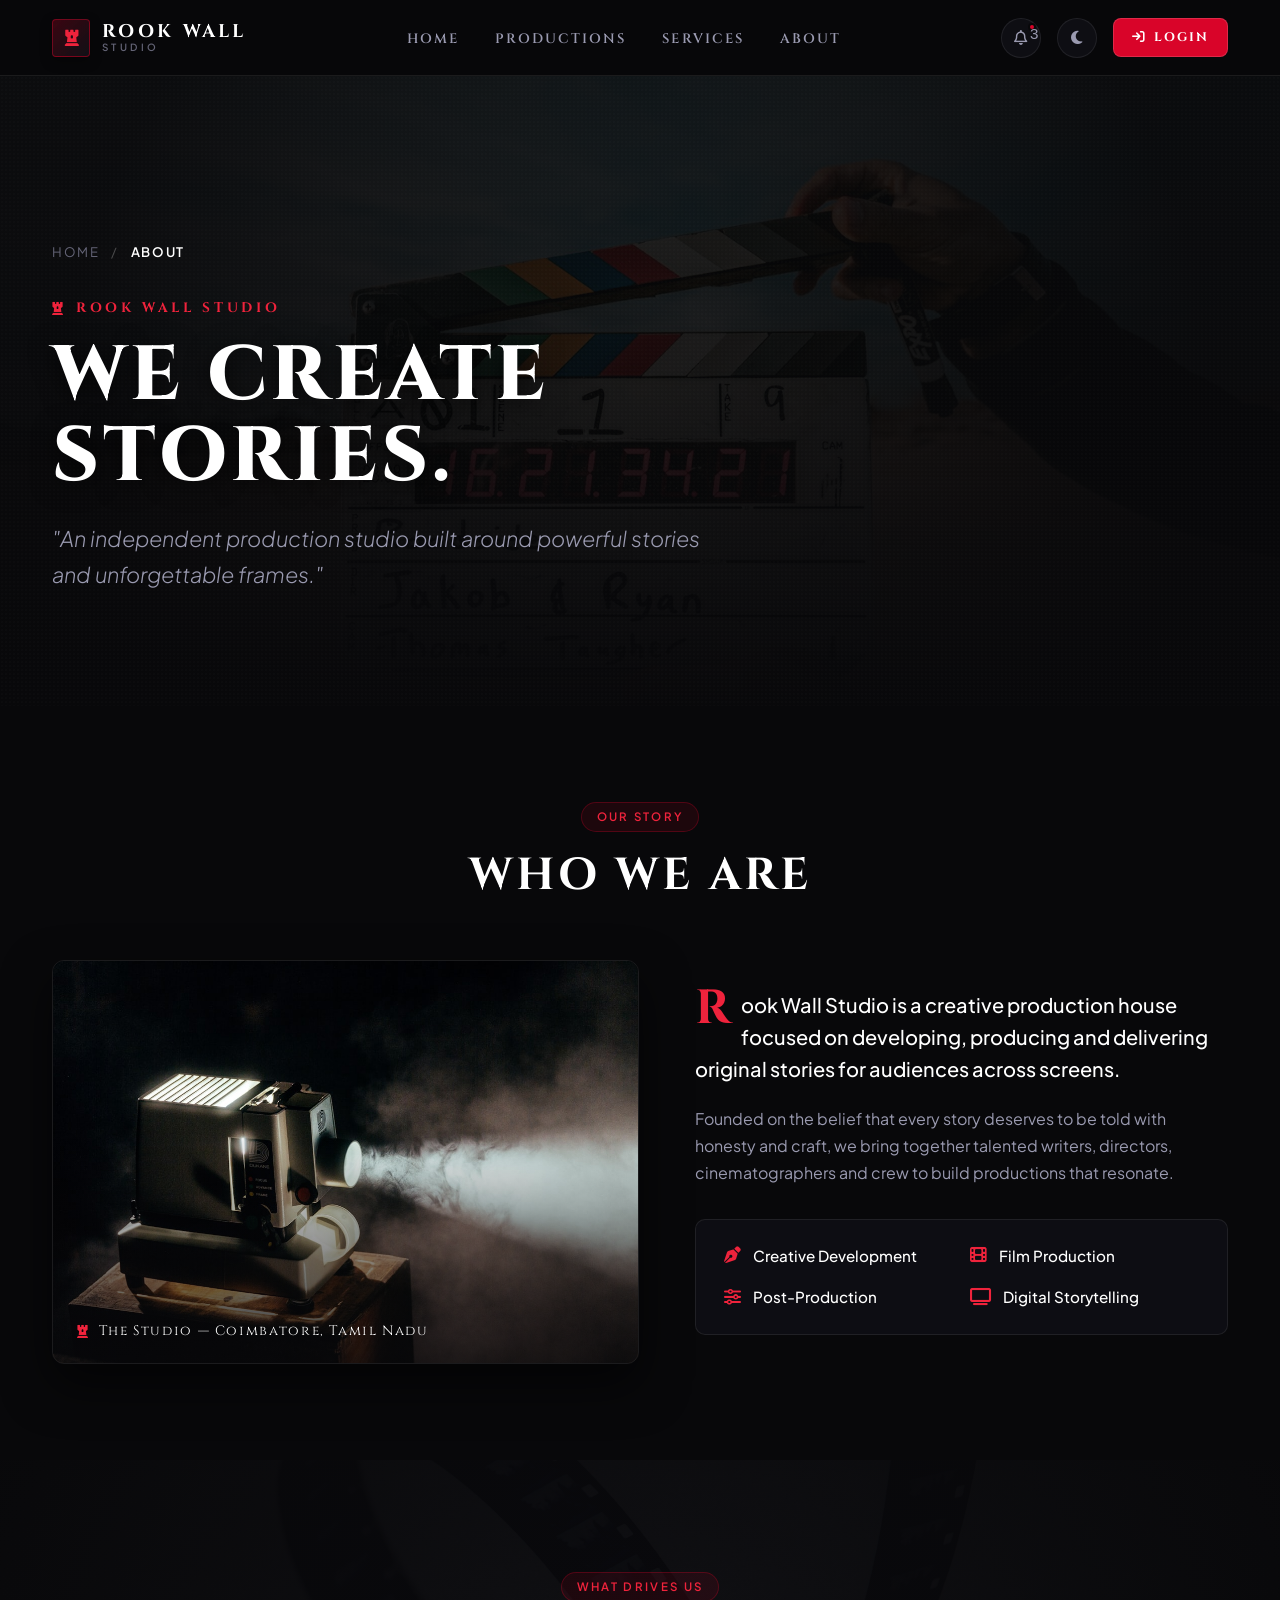
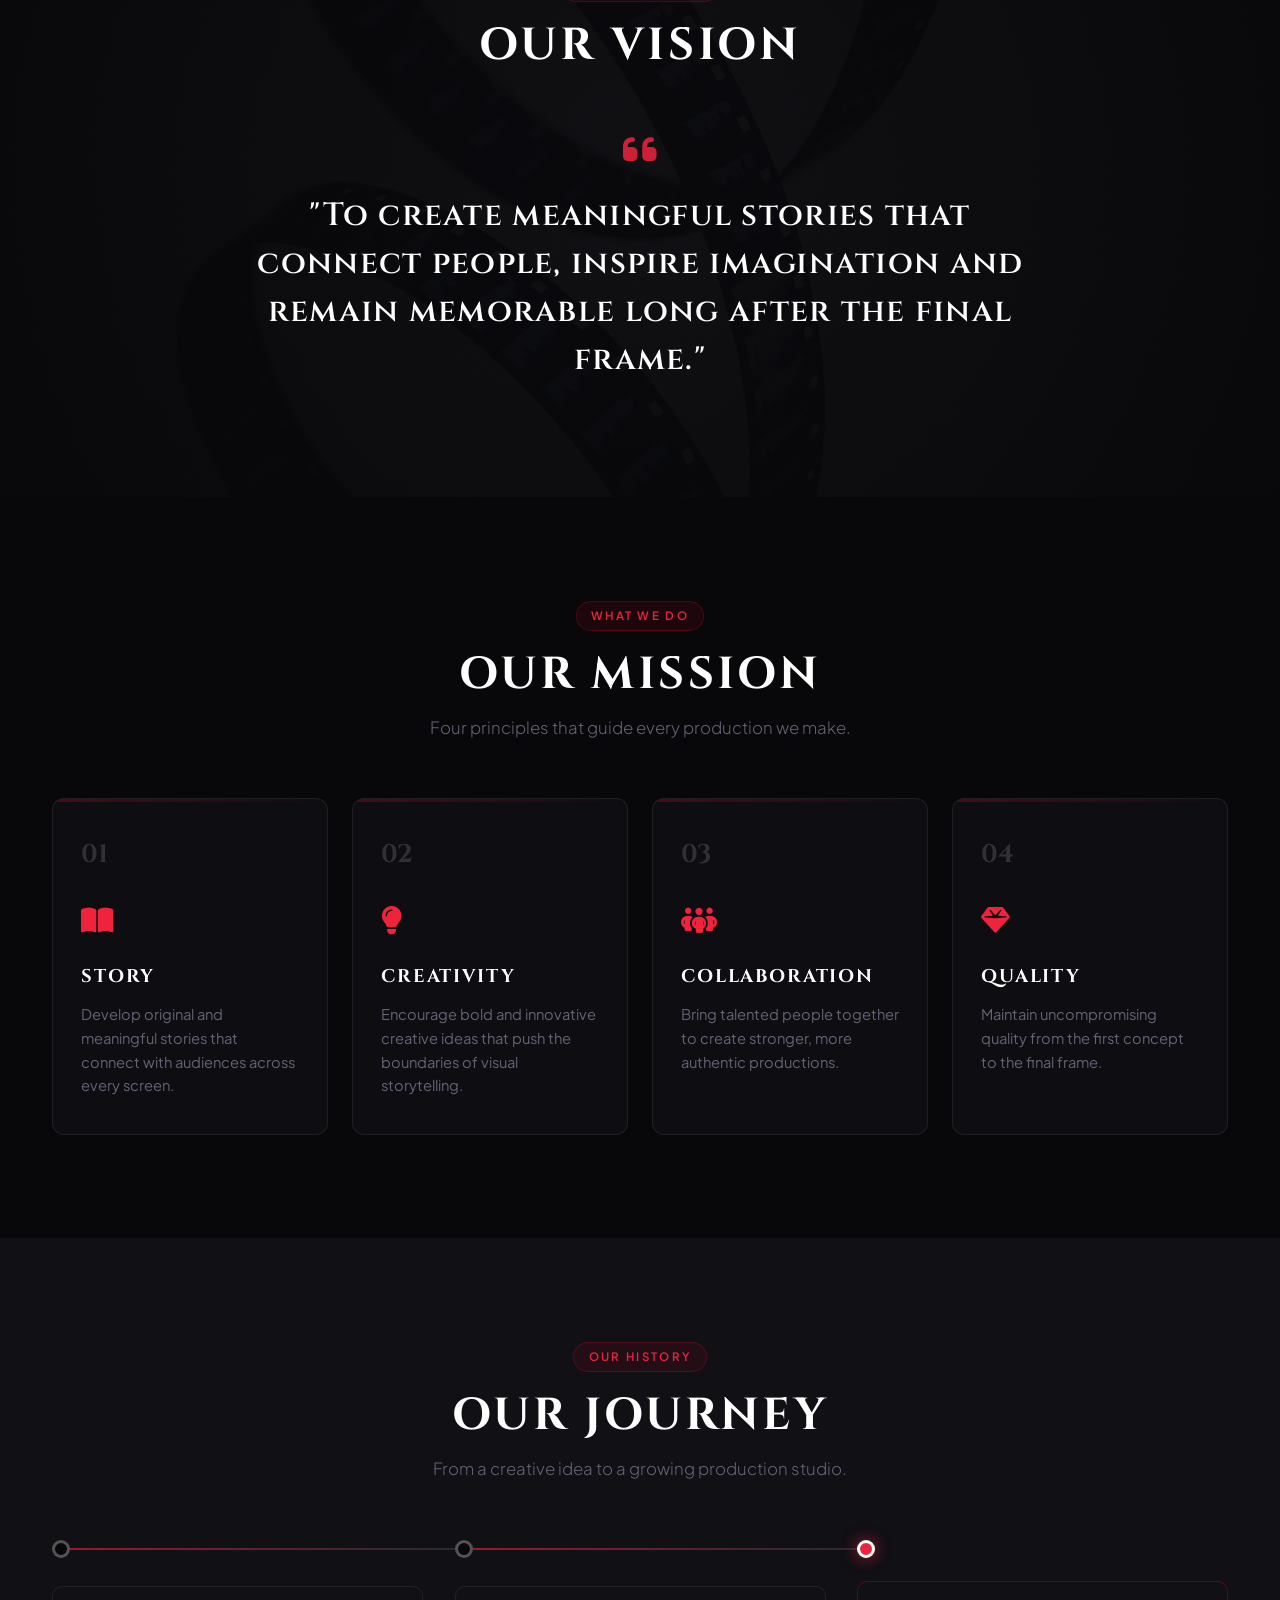
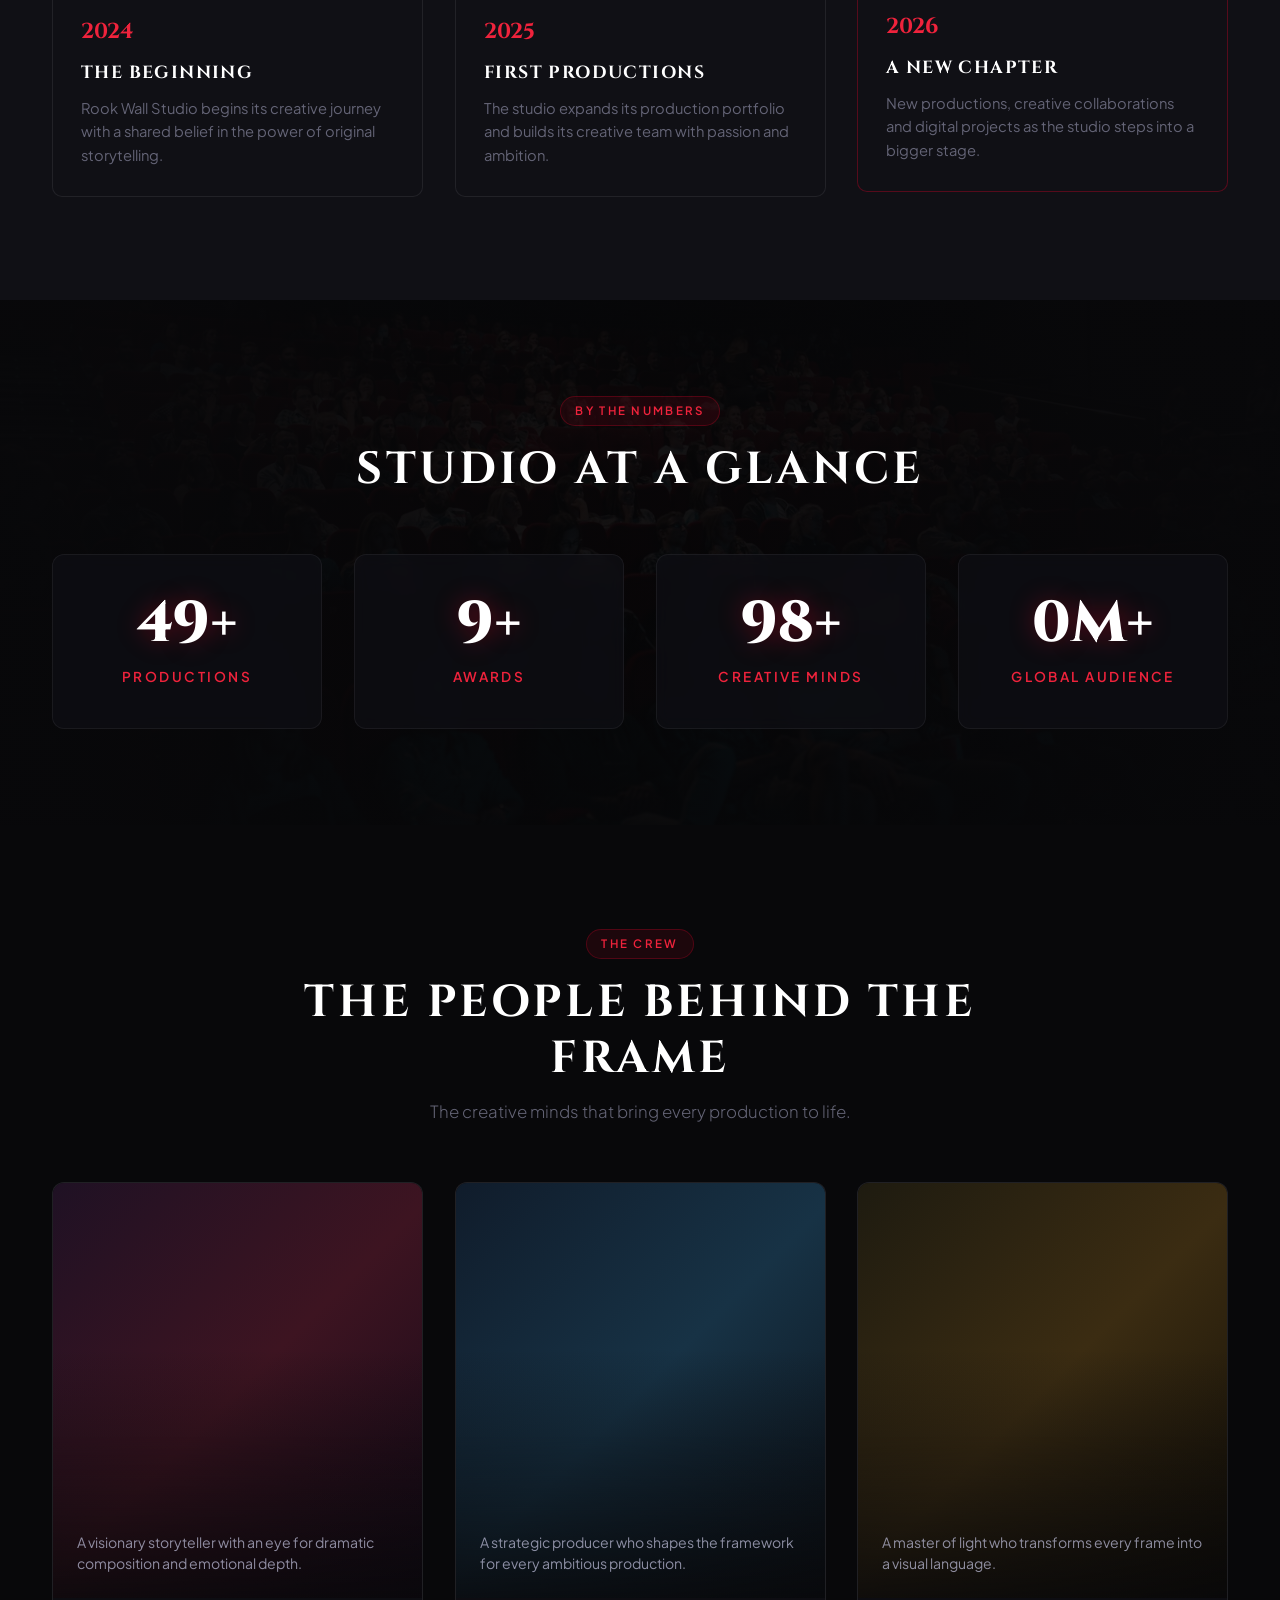
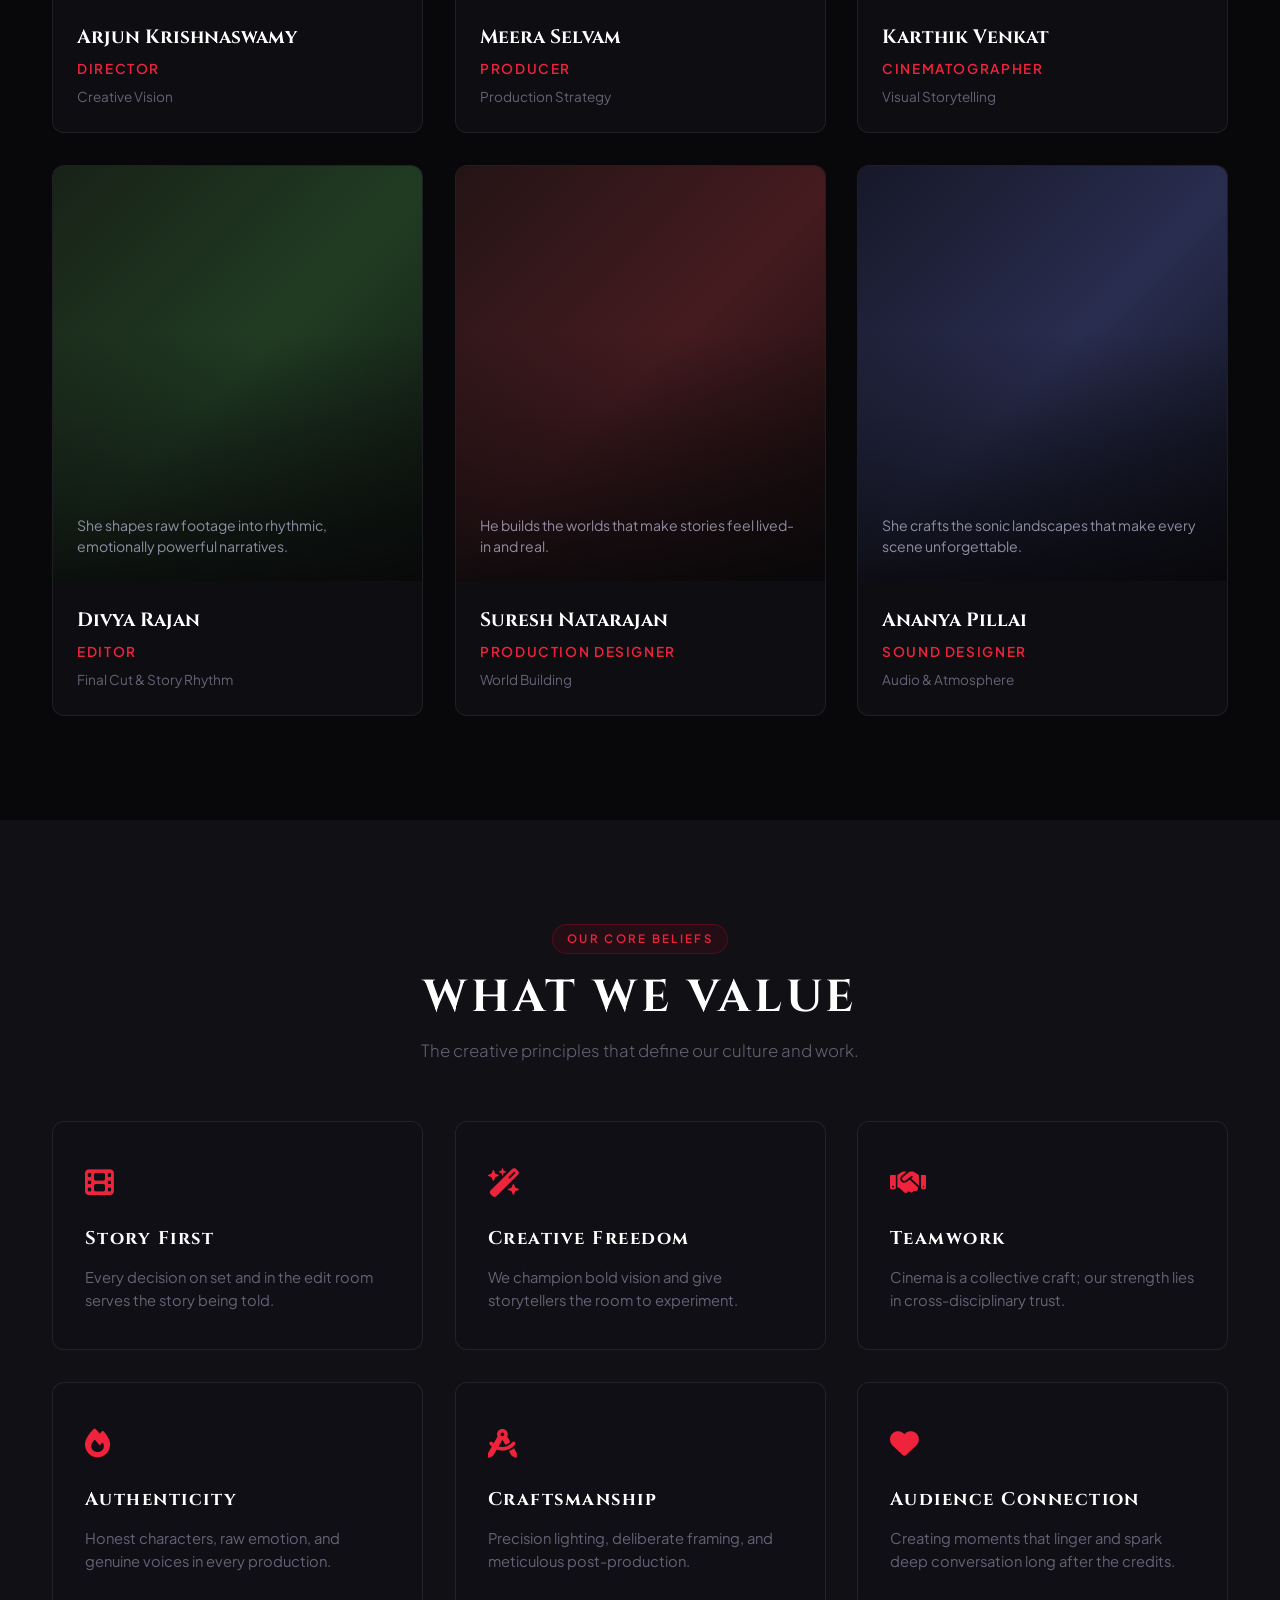
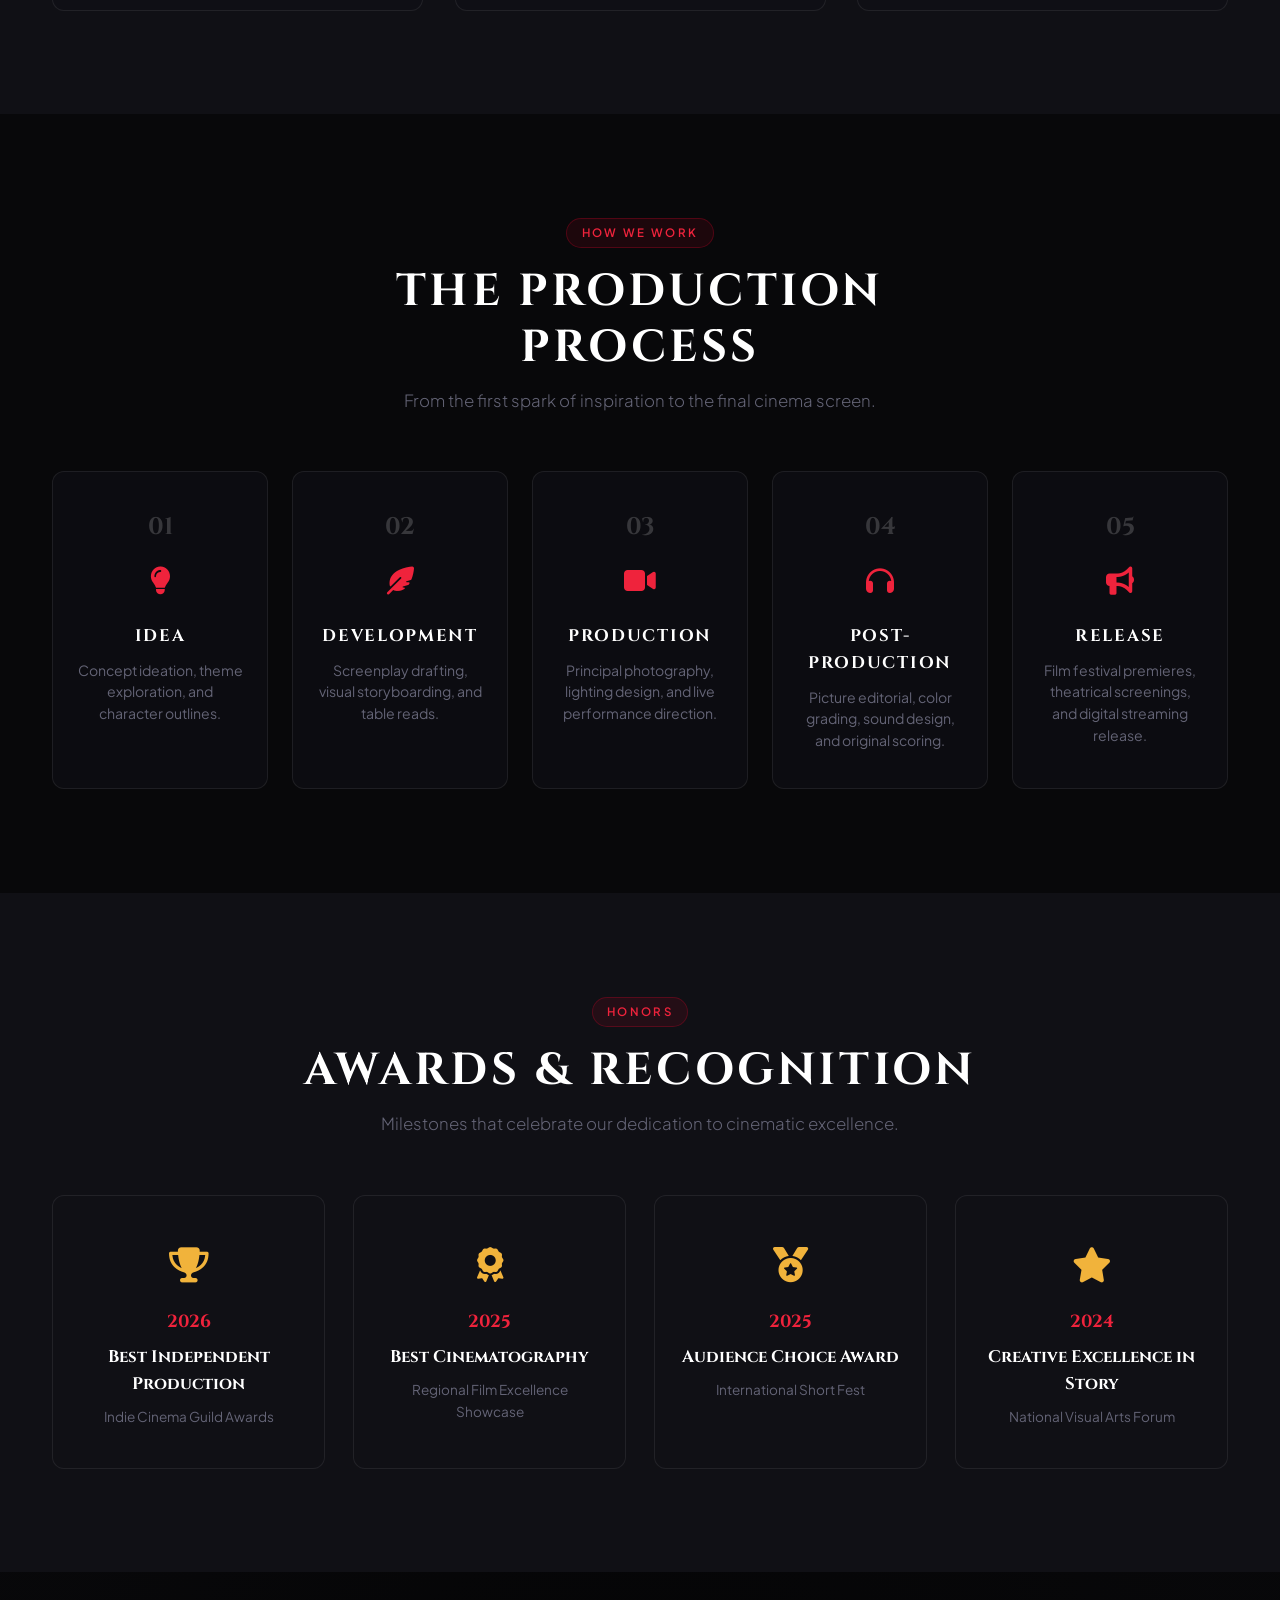
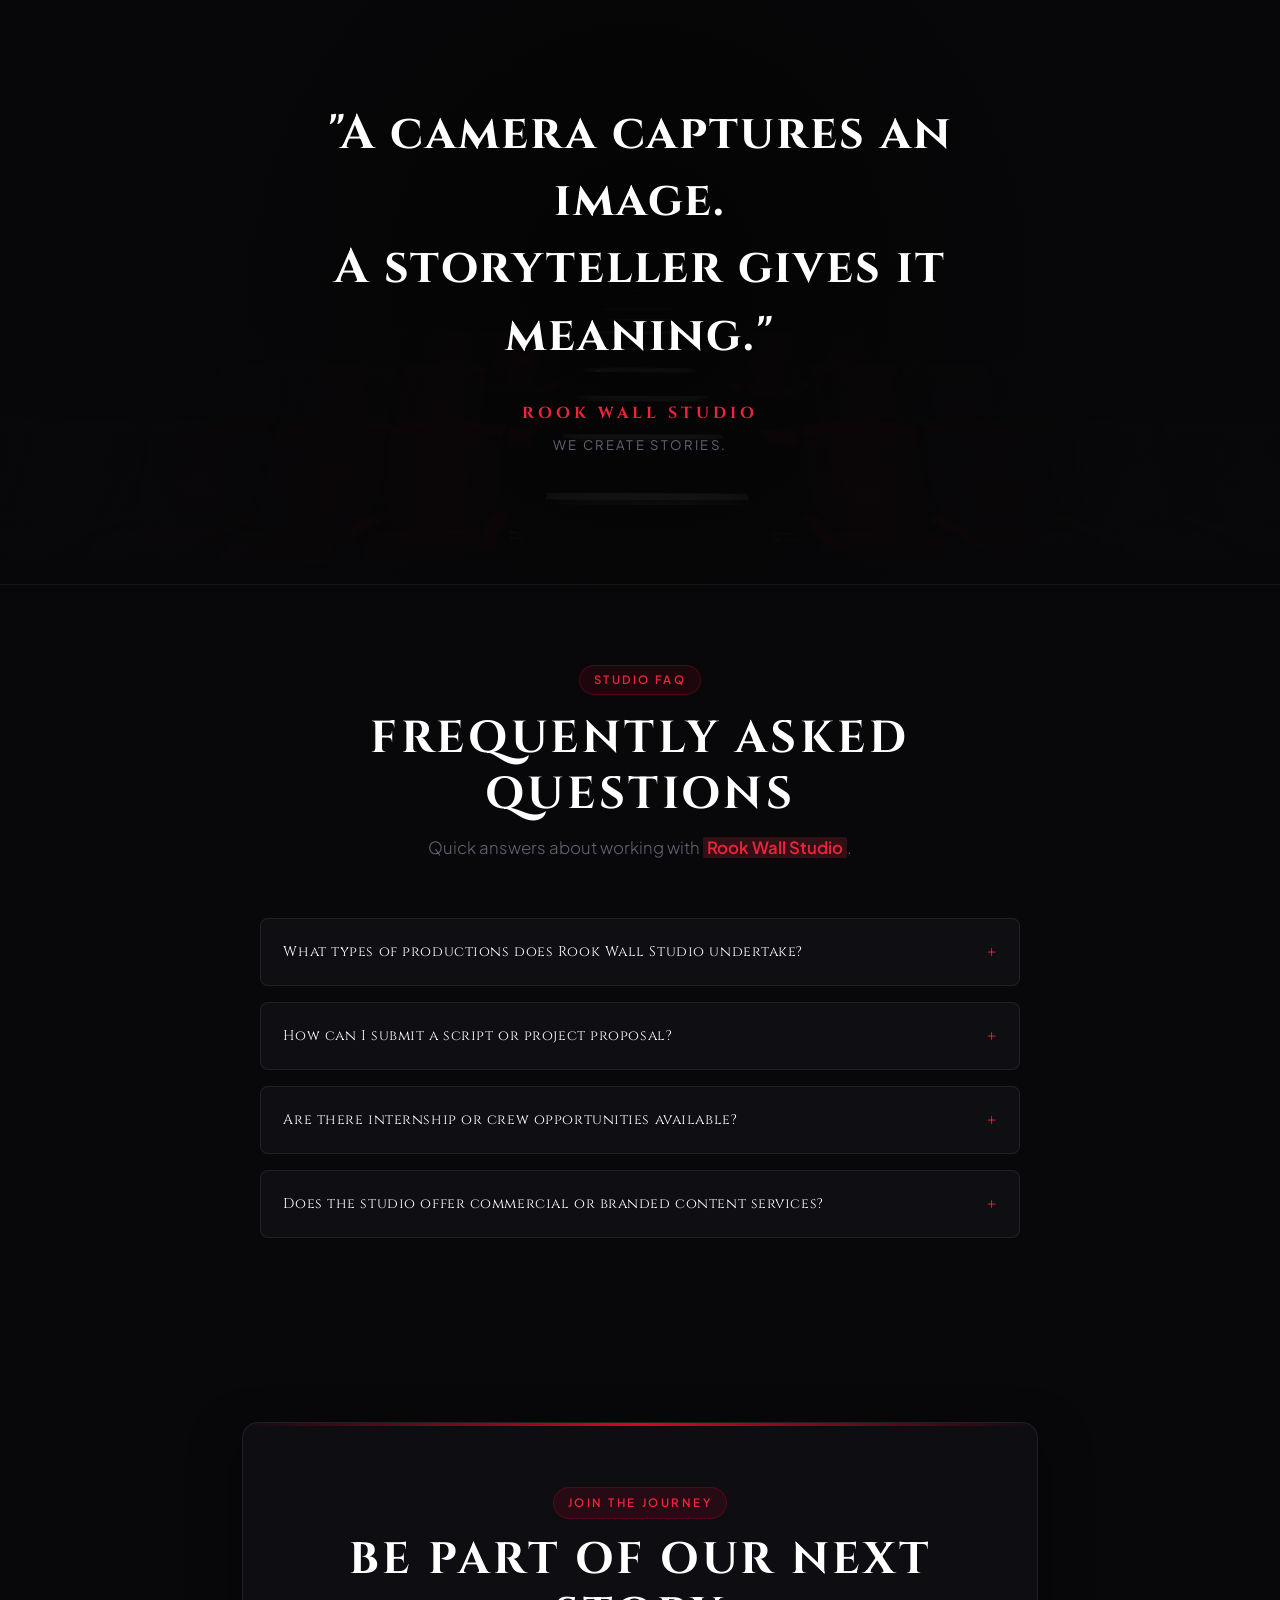
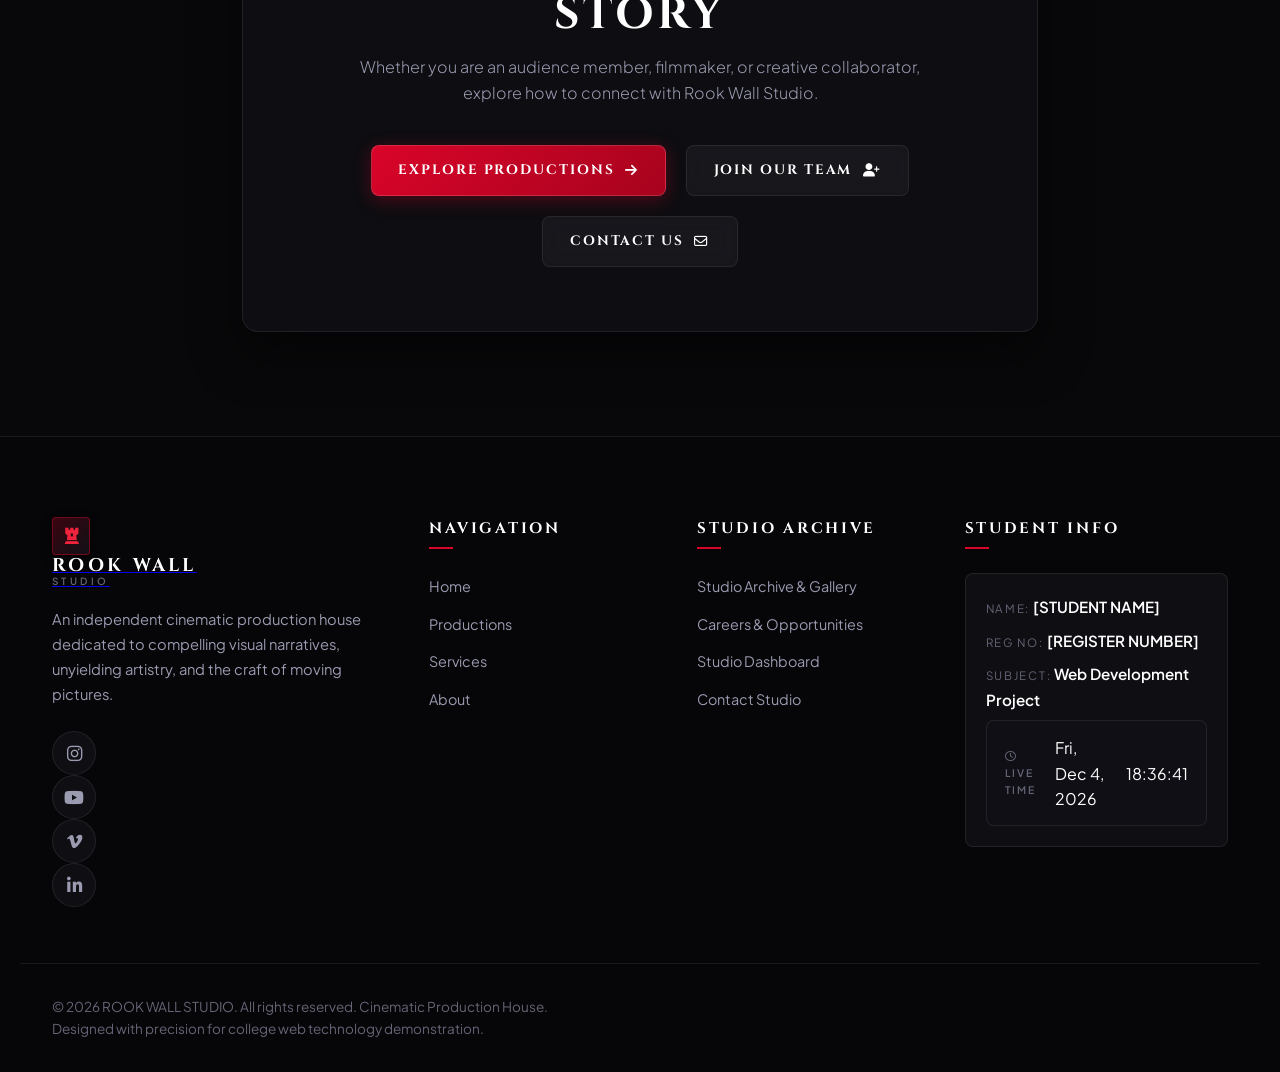
<file: pages/about.html>
<!DOCTYPE html>
<html lang="en" data-theme="dark">
<head>
  <meta charset="UTF-8">
  <meta name="viewport" content="width=device-width, initial-scale=1.0">
  <title>About | ROOK WALL STUDIO</title>
  <meta name="description" content="About Rook Wall Studio — an independent cinematic production house.">
  <link rel="preconnect" href="https://fonts.googleapis.com">
  <link rel="preconnect" href="https://fonts.gstatic.com" crossorigin>
  <link href="https://fonts.googleapis.com/css2?family=Cinzel:wght@500;600;700;800&family=Plus+Jakarta+Sans:wght@300;400;500;600;700&display=swap" rel="stylesheet">
  <link rel="stylesheet" href="https://cdnjs.cloudflare.com/ajax/libs/font-awesome/6.5.1/css/all.min.css" crossorigin="anonymous">
  <link rel="stylesheet" href="../css/style.css">
  <link rel="stylesheet" href="../css/animations.css">
  <link rel="stylesheet" href="../css/responsive.css">
  <link rel="stylesheet" href="../css/about.css">
</head>
<body>

  <header class="site-header" id="top">
    <div class="container navbar">
      <a href="../index.html" class="nav-brand" aria-label="ROOK WALL STUDIO Home">
        <div class="brand-icon" aria-hidden="true"><i class="fa-solid fa-chess-rook"></i></div>
        <div class="brand-text-block">
          <span class="brand-text-main">ROOK WALL</span>
          <span class="brand-text-sub">STUDIO</span>
        </div>
      </a>
      <nav class="main-nav" aria-label="Primary Navigation">
        <ul id="navMenu" class="nav-menu">
          <li class="nav-item"><a href="../index.html" class="nav-link">HOME</a></li>
          <li class="nav-item"><a href="productions.html" class="nav-link">PRODUCTIONS</a></li>
          <li class="nav-item"><a href="services.html" class="nav-link">SERVICES</a></li>
          <li class="nav-item"><a href="about.html" class="nav-link nav-link--active" aria-current="page">ABOUT</a></li>
        </ul>
      </nav>
      <div class="nav-actions">
        <button type="button" id="notifBtn" class="icon-btn" aria-label="Toggle notifications" aria-expanded="false">
          <i class="fa-regular fa-bell" aria-hidden="true"></i>
          <span class="notif-badge" id="notifCount">3</span>
        </button>
        <div id="notificationPanel" class="notification-panel" role="region" aria-label="Notifications">
          <div class="notif-header">
            <h4 class="notif-title"><i class="fa-solid fa-bell" style="color:var(--accent-bright);"></i> NOTIFICATIONS</h4>
          </div>
          <ul class="notif-list">
            <li class="notif-item notif-unread">
              <i class="fa-solid fa-clapperboard notif-item-icon" aria-hidden="true"></i>
              <div class="notif-item-body">
                <span class="notif-item-title">New production added</span>
                <span class="notif-item-desc">Project Phoenix is now live.</span>
              </div>
            </li>
            <li class="notif-item notif-unread">
              <i class="fa-solid fa-star notif-item-icon" aria-hidden="true"></i>
              <div class="notif-item-body">
                <span class="notif-item-title">Award received</span>
                <span class="notif-item-desc">Best Independent Production 2026.</span>
              </div>
            </li>
            <li class="notif-item notif-unread">
              <i class="fa-solid fa-users notif-item-icon" aria-hidden="true"></i>
              <div class="notif-item-body">
                <span class="notif-item-title">Team expanded</span>
                <span class="notif-item-desc">14 new creative members joined.</span>
              </div>
            </li>
          </ul>
        </div>
        <button type="button" id="themeToggleBtn" class="icon-btn" aria-label="Switch theme">
          <i class="fa-solid fa-moon" aria-hidden="true"></i>
        </button>
        <a href="../login.html" id="navAuthBtn" class="nav-auth-btn">
          <i class="fa-solid fa-arrow-right-to-bracket" aria-hidden="true"></i>
          <span>LOGIN</span>
        </a>
        <button type="button" id="hamburgerBtn" class="hamburger-btn" aria-label="Toggle navigation menu" aria-expanded="false">
          <span class="hamburger-line"></span>
          <span class="hamburger-line"></span>
          <span class="hamburger-line"></span>
        </button>
      </div>
    </div>
  </header>

  <!-- HERO -->
  <section class="about-hero" aria-label="About page hero">
    <div class="about-hero-bg" role="img" aria-label="Cinematic studio background"></div>
    <div class="about-hero-overlay" aria-hidden="true"></div>
    <div class="about-hero-grain" aria-hidden="true"></div>
    <div class="container about-hero-content">
      <nav class="about-breadcrumb" aria-label="Breadcrumb">
        <ol class="breadcrumb-list">
          <li class="breadcrumb-item"><a href="../index.html">HOME</a></li>
          <li class="breadcrumb-sep" aria-hidden="true">/</li>
          <li class="breadcrumb-item breadcrumb-current" aria-current="page">ABOUT</li>
        </ol>
      </nav>
      <div class="about-hero-text">
        <div class="about-hero-label"><i class="fa-solid fa-chess-rook" aria-hidden="true"></i> ROOK WALL STUDIO</div>
        <h1 class="about-hero-heading">WE CREATE<br>STORIES.</h1>
        <p class="about-hero-subtitle">"An independent production studio built around powerful stories and unforgettable frames."</p>
      </div>
    </div>
  </section>

  <main id="main-content">

  <!-- WHO WE ARE -->
  <section class="about-who-section" id="who-we-are" aria-labelledby="who-heading">
    <div class="container">
      <div class="about-section-header reveal-about">
        <span class="section-pill">Our Story</span>
        <h2 class="section-title" id="who-heading">WHO WE ARE</h2>
      </div>
      <div class="about-who-grid">
        <figure class="about-who-img-wrap reveal-about">
          <img src="../assets/images/welcome-studio.jpg" alt="Rook Wall Studio — filmmakers at work" class="about-who-img" loading="lazy">
          <div class="about-who-img-overlay" aria-hidden="true"></div>
          <figcaption class="about-who-caption"><i class="fa-solid fa-chess-rook" aria-hidden="true"></i> The Studio — Coimbatore, Tamil Nadu</figcaption>
        </figure>
        <article class="about-who-text reveal-about" aria-label="Studio introduction">
          <p class="about-who-intro">Rook Wall Studio is a creative production house focused on developing, producing and delivering original stories for audiences across screens.</p>
          <p class="about-who-body">Founded on the belief that every story deserves to be told with honesty and craft, we bring together talented writers, directors, cinematographers and crew to build productions that resonate.</p>
          <aside class="about-disciplines" aria-label="Studio disciplines">
            <ul class="disciplines-list">
              <li class="discipline-item"><i class="fa-solid fa-pen-nib" aria-hidden="true"></i><span>Creative Development</span></li>
              <li class="discipline-item"><i class="fa-solid fa-film" aria-hidden="true"></i><span>Film Production</span></li>
              <li class="discipline-item"><i class="fa-solid fa-sliders" aria-hidden="true"></i><span>Post-Production</span></li>
              <li class="discipline-item"><i class="fa-solid fa-tv" aria-hidden="true"></i><span>Digital Storytelling</span></li>
            </ul>
          </aside>
        </article>
      </div>
    </div>
  </section>

  <!-- OUR VISION -->
  <section class="about-vision-section" id="vision" aria-labelledby="vision-heading">
    <div class="about-vision-bg" aria-hidden="true"></div>
    <div class="about-vision-overlay" aria-hidden="true"></div>
    <div class="container about-vision-content">
      <div class="about-section-header reveal-about">
        <span class="section-pill">What Drives Us</span>
        <h2 class="section-title" id="vision-heading">OUR VISION</h2>
      </div>
      <blockquote class="vision-quote reveal-about" cite="#vision">
        <i class="fa-solid fa-quote-left vision-quote-icon" aria-hidden="true"></i>
        <p class="vision-quote-text">"To create meaningful stories that connect people, inspire imagination and remain memorable long after the final frame."</p>
      </blockquote>
    </div>
  </section>

  <!-- OUR MISSION -->
  <section class="about-mission-section" id="mission" aria-labelledby="mission-heading">
    <div class="container">
      <div class="about-section-header reveal-about">
        <span class="section-pill">What We Do</span>
        <h2 class="section-title" id="mission-heading">OUR MISSION</h2>
        <p class="section-subtitle">Four principles that guide every production we make.</p>
      </div>
      <div class="mission-cards-grid">
        <article class="mission-card reveal-about" tabindex="0" aria-label="Mission: Story">
          <div class="mission-card-num" aria-hidden="true">01</div>
          <div class="mission-card-icon" aria-hidden="true"><i class="fa-solid fa-book-open"></i></div>
          <h3 class="mission-card-title">STORY</h3>
          <p class="mission-card-desc">Develop original and meaningful stories that connect with audiences across every screen.</p>
        </article>
        <article class="mission-card reveal-about" tabindex="0" aria-label="Mission: Creativity">
          <div class="mission-card-num" aria-hidden="true">02</div>
          <div class="mission-card-icon" aria-hidden="true"><i class="fa-solid fa-lightbulb"></i></div>
          <h3 class="mission-card-title">CREATIVITY</h3>
          <p class="mission-card-desc">Encourage bold and innovative creative ideas that push the boundaries of visual storytelling.</p>
        </article>
        <article class="mission-card reveal-about" tabindex="0" aria-label="Mission: Collaboration">
          <div class="mission-card-num" aria-hidden="true">03</div>
          <div class="mission-card-icon" aria-hidden="true"><i class="fa-solid fa-people-group"></i></div>
          <h3 class="mission-card-title">COLLABORATION</h3>
          <p class="mission-card-desc">Bring talented people together to create stronger, more authentic productions.</p>
        </article>
        <article class="mission-card reveal-about" tabindex="0" aria-label="Mission: Quality">
          <div class="mission-card-num" aria-hidden="true">04</div>
          <div class="mission-card-icon" aria-hidden="true"><i class="fa-solid fa-gem"></i></div>
          <h3 class="mission-card-title">QUALITY</h3>
          <p class="mission-card-desc">Maintain uncompromising quality from the first concept to the final frame.</p>
        </article>
      </div>
    </div>
  </section>

  <!-- JOURNEY TIMELINE -->
  <section class="about-journey-section" id="journey" aria-labelledby="journey-heading">
    <div class="container">
      <div class="about-section-header reveal-about">
        <span class="section-pill">Our History</span>
        <h2 class="section-title" id="journey-heading">OUR JOURNEY</h2>
        <p class="section-subtitle">From a creative idea to a growing production studio.</p>
      </div>
      <div class="journey-timeline" role="list" aria-label="Studio timeline">
        <div class="timeline-item reveal-about" role="listitem">
          <div class="timeline-dot" aria-hidden="true"></div>
          <div class="timeline-connector" aria-hidden="true"></div>
          <article class="timeline-card">
            <time class="timeline-year" datetime="2024">2024</time>
            <h3 class="timeline-title">THE BEGINNING</h3>
            <p class="timeline-desc">Rook Wall Studio begins its creative journey with a shared belief in the power of original storytelling.</p>
          </article>
        </div>
        <div class="timeline-item reveal-about" role="listitem">
          <div class="timeline-dot" aria-hidden="true"></div>
          <div class="timeline-connector" aria-hidden="true"></div>
          <article class="timeline-card">
            <time class="timeline-year" datetime="2025">2025</time>
            <h3 class="timeline-title">FIRST PRODUCTIONS</h3>
            <p class="timeline-desc">The studio expands its production portfolio and builds its creative team with passion and ambition.</p>
          </article>
        </div>
        <div class="timeline-item reveal-about" role="listitem">
          <div class="timeline-dot timeline-dot--active" aria-hidden="true"></div>
          <article class="timeline-card timeline-card--active">
            <time class="timeline-year" datetime="2026">2026</time>
            <h3 class="timeline-title">A NEW CHAPTER</h3>
            <p class="timeline-desc">New productions, creative collaborations and digital projects as the studio steps into a bigger stage.</p>
          </article>
        </div>
      </div>
    </div>
  </section>

  <!-- STUDIO STATISTICS -->
  <section class="about-stats-section" id="statistics" aria-labelledby="stats-heading">
    <div class="about-stats-bg" aria-hidden="true"></div>
    <div class="about-stats-overlay" aria-hidden="true"></div>
    <div class="container about-stats-content">
      <div class="about-section-header reveal-about">
        <span class="section-pill">By The Numbers</span>
        <h2 class="section-title" id="stats-heading">STUDIO AT A GLANCE</h2>
      </div>
      <div class="about-stats-grid">
        <div class="about-stat-item reveal-about" role="img" aria-label="50 plus productions">
          <div class="about-stat-num"><span class="js-about-counter" data-target="50" data-suffix="+">0</span></div>
          <div class="about-stat-label">PRODUCTIONS</div>
        </div>
        <div class="about-stat-item reveal-about" role="img" aria-label="10 plus awards">
          <div class="about-stat-num"><span class="js-about-counter" data-target="10" data-suffix="+">0</span></div>
          <div class="about-stat-label">AWARDS</div>
        </div>
        <div class="about-stat-item reveal-about" role="img" aria-label="100 plus creative minds">
          <div class="about-stat-num"><span class="js-about-counter" data-target="100" data-suffix="+">0</span></div>
          <div class="about-stat-label">CREATIVE MINDS</div>
        </div>
        <div class="about-stat-item reveal-about" role="img" aria-label="1 million plus global audience">
          <div class="about-stat-num"><span class="js-about-counter" data-target="1" data-suffix="M+">0</span></div>
          <div class="about-stat-label">GLOBAL AUDIENCE</div>
        </div>
      </div>
    </div>
  </section>

  <!-- CREATIVE TEAM -->
  <section class="about-team-section" id="team" aria-labelledby="team-heading">
    <div class="container">
      <div class="about-section-header reveal-about">
        <span class="section-pill">The Crew</span>
        <h2 class="section-title" id="team-heading">THE PEOPLE BEHIND THE FRAME</h2>
        <p class="section-subtitle">The creative minds that bring every production to life.</p>
      </div>
      <div class="team-cards-grid">
        <article class="team-card reveal-about" aria-label="Arjun Krishnaswamy — Director">
          <div class="team-card-img-wrap">
            <div class="team-card-img team-img-1" role="img" aria-label="Portrait of Arjun Krishnaswamy, Director"></div>
            <div class="team-card-overlay" aria-hidden="true">
              <p class="team-card-bio">A visionary storyteller with an eye for dramatic composition and emotional depth.</p>
            </div>
          </div>
          <div class="team-card-body">
            <h3 class="team-card-name">Arjun Krishnaswamy</h3>
            <div class="team-card-role">Director</div>
            <p class="team-card-desc">Creative Vision</p>
          </div>
        </article>
        <article class="team-card reveal-about" aria-label="Meera Selvam — Producer">
          <div class="team-card-img-wrap">
            <div class="team-card-img team-img-2" role="img" aria-label="Portrait of Meera Selvam, Producer"></div>
            <div class="team-card-overlay" aria-hidden="true">
              <p class="team-card-bio">A strategic producer who shapes the framework for every ambitious production.</p>
            </div>
          </div>
          <div class="team-card-body">
            <h3 class="team-card-name">Meera Selvam</h3>
            <div class="team-card-role">Producer</div>
            <p class="team-card-desc">Production Strategy</p>
          </div>
        </article>
        <article class="team-card reveal-about" aria-label="Karthik Venkat — Cinematographer">
          <div class="team-card-img-wrap">
            <div class="team-card-img team-img-3" role="img" aria-label="Portrait of Karthik Venkat, Cinematographer"></div>
            <div class="team-card-overlay" aria-hidden="true">
              <p class="team-card-bio">A master of light who transforms every frame into a visual language.</p>
            </div>
          </div>
          <div class="team-card-body">
            <h3 class="team-card-name">Karthik Venkat</h3>
            <div class="team-card-role">Cinematographer</div>
            <p class="team-card-desc">Visual Storytelling</p>
          </div>
        </article>
        <article class="team-card reveal-about" aria-label="Divya Rajan — Editor">
          <div class="team-card-img-wrap">
            <div class="team-card-img team-img-4" role="img" aria-label="Portrait of Divya Rajan, Editor"></div>
            <div class="team-card-overlay" aria-hidden="true">
              <p class="team-card-bio">She shapes raw footage into rhythmic, emotionally powerful narratives.</p>
            </div>
          </div>
          <div class="team-card-body">
            <h3 class="team-card-name">Divya Rajan</h3>
            <div class="team-card-role">Editor</div>
            <p class="team-card-desc">Final Cut &amp; Story Rhythm</p>
          </div>
        </article>
        <article class="team-card reveal-about" aria-label="Suresh Natarajan — Production Designer">
          <div class="team-card-img-wrap">
            <div class="team-card-img team-img-5" role="img" aria-label="Portrait of Suresh Natarajan, Production Designer"></div>
            <div class="team-card-overlay" aria-hidden="true">
              <p class="team-card-bio">He builds the worlds that make stories feel lived-in and real.</p>
            </div>
          </div>
          <div class="team-card-body">
            <h3 class="team-card-name">Suresh Natarajan</h3>
            <div class="team-card-role">Production Designer</div>
            <p class="team-card-desc">World Building</p>
          </div>
        </article>
        <article class="team-card reveal-about" aria-label="Ananya Pillai — Sound Designer">
          <div class="team-card-img-wrap">
            <div class="team-card-img team-img-6" role="img" aria-label="Portrait of Ananya Pillai, Sound Designer"></div>
            <div class="team-card-overlay" aria-hidden="true">
              <p class="team-card-bio">She crafts the sonic landscapes that make every scene unforgettable.</p>
            </div>
          </div>
          <div class="team-card-body">
            <h3 class="team-card-name">Ananya Pillai</h3>
            <div class="team-card-role">Sound Designer</div>
            <p class="team-card-desc">Audio &amp; Atmosphere</p>
          </div>
        </article>
      </div>
    </div>
  </section>

  <!-- STUDIO VALUES -->
  <section class="about-values-section" id="values" aria-labelledby="values-heading">
    <div class="container">
      <div class="about-section-header reveal-about">
        <span class="section-pill">Our Core Beliefs</span>
        <h2 class="section-title" id="values-heading">WHAT WE VALUE</h2>
        <p class="section-subtitle">The creative principles that define our culture and work.</p>
      </div>
      <ul class="values-list" role="list">
        <li class="value-card reveal-about">
          <div class="value-card-icon" aria-hidden="true"><i class="fa-solid fa-film"></i></div>
          <h3 class="value-card-title">Story First</h3>
          <p class="value-card-desc">Every decision on set and in the edit room serves the story being told.</p>
        </li>
        <li class="value-card reveal-about">
          <div class="value-card-icon" aria-hidden="true"><i class="fa-solid fa-wand-magic-sparkles"></i></div>
          <h3 class="value-card-title">Creative Freedom</h3>
          <p class="value-card-desc">We champion bold vision and give storytellers the room to experiment.</p>
        </li>
        <li class="value-card reveal-about">
          <div class="value-card-icon" aria-hidden="true"><i class="fa-solid fa-handshake"></i></div>
          <h3 class="value-card-title">Teamwork</h3>
          <p class="value-card-desc">Cinema is a collective craft; our strength lies in cross-disciplinary trust.</p>
        </li>
        <li class="value-card reveal-about">
          <div class="value-card-icon" aria-hidden="true"><i class="fa-solid fa-fire"></i></div>
          <h3 class="value-card-title">Authenticity</h3>
          <p class="value-card-desc">Honest characters, raw emotion, and genuine voices in every production.</p>
        </li>
        <li class="value-card reveal-about">
          <div class="value-card-icon" aria-hidden="true"><i class="fa-solid fa-compass-drafting"></i></div>
          <h3 class="value-card-title">Craftsmanship</h3>
          <p class="value-card-desc">Precision lighting, deliberate framing, and meticulous post-production.</p>
        </li>
        <li class="value-card reveal-about">
          <div class="value-card-icon" aria-hidden="true"><i class="fa-solid fa-heart"></i></div>
          <h3 class="value-card-title">Audience Connection</h3>
          <p class="value-card-desc">Creating moments that linger and spark deep conversation long after the credits.</p>
        </li>
      </ul>
    </div>
  </section>

  <!-- PRODUCTION PROCESS -->
  <section class="about-process-section" id="process" aria-labelledby="process-heading">
    <div class="container">
      <div class="about-section-header reveal-about">
        <span class="section-pill">How We Work</span>
        <h2 class="section-title" id="process-heading">THE PRODUCTION PROCESS</h2>
        <p class="section-subtitle">From the first spark of inspiration to the final cinema screen.</p>
      </div>
      <div class="process-steps" role="list">
        <div class="process-step reveal-about" role="listitem">
          <div class="process-step-num">01</div>
          <div class="process-step-icon" aria-hidden="true"><i class="fa-solid fa-lightbulb"></i></div>
          <h3 class="process-step-title">IDEA</h3>
          <p class="process-step-desc">Concept ideation, theme exploration, and character outlines.</p>
          <div class="process-connector" aria-hidden="true"></div>
        </div>
        <div class="process-step reveal-about" role="listitem">
          <div class="process-step-num">02</div>
          <div class="process-step-icon" aria-hidden="true"><i class="fa-solid fa-feather-pointed"></i></div>
          <h3 class="process-step-title">DEVELOPMENT</h3>
          <p class="process-step-desc">Screenplay drafting, visual storyboarding, and table reads.</p>
          <div class="process-connector" aria-hidden="true"></div>
        </div>
        <div class="process-step reveal-about" role="listitem">
          <div class="process-step-num">03</div>
          <div class="process-step-icon" aria-hidden="true"><i class="fa-solid fa-video"></i></div>
          <h3 class="process-step-title">PRODUCTION</h3>
          <p class="process-step-desc">Principal photography, lighting design, and live performance direction.</p>
          <div class="process-connector" aria-hidden="true"></div>
        </div>
        <div class="process-step reveal-about" role="listitem">
          <div class="process-step-num">04</div>
          <div class="process-step-icon" aria-hidden="true"><i class="fa-solid fa-headphones"></i></div>
          <h3 class="process-step-title">POST-PRODUCTION</h3>
          <p class="process-step-desc">Picture editorial, color grading, sound design, and original scoring.</p>
          <div class="process-connector" aria-hidden="true"></div>
        </div>
        <div class="process-step reveal-about" role="listitem">
          <div class="process-step-num">05</div>
          <div class="process-step-icon" aria-hidden="true"><i class="fa-solid fa-bullhorn"></i></div>
          <h3 class="process-step-title">RELEASE</h3>
          <p class="process-step-desc">Film festival premieres, theatrical screenings, and digital streaming release.</p>
        </div>
      </div>
    </div>
  </section>

  <!-- AWARDS & RECOGNITION -->
  <section class="about-awards-section" id="awards" aria-labelledby="awards-heading">
    <div class="container">
      <div class="about-section-header reveal-about">
        <span class="section-pill">Honors</span>
        <h2 class="section-title" id="awards-heading">AWARDS &amp; RECOGNITION</h2>
        <p class="section-subtitle">Milestones that celebrate our dedication to cinematic excellence.</p>
      </div>
      <div class="awards-grid">
        <article class="award-card reveal-about">
          <div class="award-badge" aria-hidden="true"><i class="fa-solid fa-trophy"></i></div>
          <time class="award-year" datetime="2026">2026</time>
          <h3 class="award-title">Best Independent Production</h3>
          <p class="award-event">Indie Cinema Guild Awards</p>
        </article>
        <article class="award-card reveal-about">
          <div class="award-badge" aria-hidden="true"><i class="fa-solid fa-award"></i></div>
          <time class="award-year" datetime="2025">2025</time>
          <h3 class="award-title">Best Cinematography</h3>
          <p class="award-event">Regional Film Excellence Showcase</p>
        </article>
        <article class="award-card reveal-about">
          <div class="award-badge" aria-hidden="true"><i class="fa-solid fa-medal"></i></div>
          <time class="award-year" datetime="2025">2025</time>
          <h3 class="award-title">Audience Choice Award</h3>
          <p class="award-event">International Short Fest</p>
        </article>
        <article class="award-card reveal-about">
          <div class="award-badge" aria-hidden="true"><i class="fa-solid fa-star"></i></div>
          <time class="award-year" datetime="2024">2024</time>
          <h3 class="award-title">Creative Excellence in Story</h3>
          <p class="award-event">National Visual Arts Forum</p>
        </article>
      </div>
    </div>
  </section>

  <!-- STUDIO PHILOSOPHY -->
  <section class="about-philosophy-section" id="philosophy" aria-labelledby="philosophy-heading">
    <div class="about-philosophy-bg" aria-hidden="true"></div>
    <div class="about-philosophy-overlay" aria-hidden="true"></div>
    <div class="container about-philosophy-content">
      <blockquote class="philosophy-quote reveal-about">
        <p class="philosophy-quote-text">"A camera captures an image.<br>A storyteller gives it meaning."</p>
        <footer class="philosophy-footer">
          <cite class="philosophy-brand">ROOK WALL STUDIO</cite>
          <span class="philosophy-motto">WE CREATE STORIES.</span>
        </footer>
      </blockquote>
    </div>
  </section>

  <!-- STUDIO FAQ SECTION — HTML5 <details>/<summary>/<mark> demonstration -->
  <section class="about-faq-section" id="faq" aria-labelledby="faq-heading">
    <div class="container">
      <div class="about-section-header reveal-about">
        <span class="section-pill">Studio FAQ</span>
        <h2 class="section-title" id="faq-heading">FREQUENTLY ASKED QUESTIONS</h2>
        <p class="section-subtitle">Quick answers about working with <mark>Rook Wall Studio</mark>.</p>
      </div>
      <div class="faq-list" role="list">

        <details class="faq-item reveal-about" role="listitem">
          <summary class="faq-question">What types of productions does Rook Wall Studio undertake?</summary>
          <div class="faq-answer">
            <p>We produce <mark>feature films</mark>, short films, documentaries, and branded content. Our slate spans dramatic narratives, genre cinema, and experimental visual work that pushes the boundaries of storytelling.</p>
          </div>
        </details>

        <details class="faq-item reveal-about" role="listitem">
          <summary class="faq-question">How can I submit a script or project proposal?</summary>
          <div class="faq-answer">
            <p>Send your one-page synopsis, logline, and contact details via our <a href="contact.html" class="faq-link">Contact Studio</a> page. We review all submissions within <mark>4–6 weeks</mark> and respond to projects that align with our creative vision.</p>
          </div>
        </details>

        <details class="faq-item reveal-about" role="listitem">
          <summary class="faq-question">Are there internship or crew opportunities available?</summary>
          <div class="faq-answer">
            <p>Yes. We regularly welcome emerging filmmakers, editors, sound designers, and production assistants. Visit our <a href="careers.html" class="faq-link">Careers page</a> for <mark>open positions and internship programmes</mark>.</p>
          </div>
        </details>

        <details class="faq-item reveal-about" role="listitem">
          <summary class="faq-question">Does the studio offer commercial or branded content services?</summary>
          <div class="faq-answer">
            <p>Absolutely. Our services team creates <mark>high-impact branded films</mark>, corporate documentaries, and advertising campaigns. Explore our full capabilities on the <a href="services.html" class="faq-link">Services page</a>.</p>
          </div>
        </details>

      </div>
    </div>
  </section>

  <!-- CTA SECTION -->
  <section class="about-cta-section" id="cta" aria-labelledby="cta-heading">
    <div class="container about-cta-container">
      <div class="about-cta-card reveal-about">
        <span class="section-pill">Join The Journey</span>
        <h2 class="section-title" id="cta-heading">BE PART OF OUR NEXT STORY</h2>
        <p class="section-subtitle">Whether you are an audience member, filmmaker, or creative collaborator, explore how to connect with Rook Wall Studio.</p>
        <div class="about-cta-btn-group">
          <a href="productions.html" class="btn btn-primary btn-hover-sweep">
            <span>EXPLORE PRODUCTIONS</span>
            <i class="fa-solid fa-arrow-right" aria-hidden="true"></i>
          </a>
          <a href="careers.html" class="btn btn-outline btn-hover-sweep">
            <span>JOIN OUR TEAM</span>
            <i class="fa-solid fa-user-plus" aria-hidden="true"></i>
          </a>
          <a href="contact.html" class="btn btn-outline btn-hover-sweep">
            <span>CONTACT US</span>
            <i class="fa-regular fa-envelope" aria-hidden="true"></i>
          </a>
        </div>
      </div>
    </div>
  </section>

  </main>

  <!-- FOOTER -->
  <footer class="site-footer" role="contentinfo">
    <div class="container footer-top-grid">
      <div class="footer-col footer-col--brand">
        <a href="../index.html" class="footer-brand" aria-label="ROOK WALL STUDIO Home">
          <div class="brand-icon" aria-hidden="true"><i class="fa-solid fa-chess-rook"></i></div>
          <div class="brand-text-block">
            <span class="brand-text-main">ROOK WALL</span>
            <span class="brand-text-sub">STUDIO</span>
          </div>
        </a>
        <p class="footer-brand-bio">An independent cinematic production house dedicated to compelling visual narratives, unyielding artistry, and the craft of moving pictures.</p>
        <div class="footer-social-links" aria-label="Social media links">
          <a href="https://instagram.com" class="social-link" target="_blank" rel="noopener noreferrer" aria-label="Instagram"><i class="fa-brands fa-instagram"></i></a>
          <a href="https://youtube.com" class="social-link" target="_blank" rel="noopener noreferrer" aria-label="YouTube"><i class="fa-brands fa-youtube"></i></a>
          <a href="https://vimeo.com" class="social-link" target="_blank" rel="noopener noreferrer" aria-label="Vimeo"><i class="fa-brands fa-vimeo-v"></i></a>
          <a href="https://linkedin.com" class="social-link" target="_blank" rel="noopener noreferrer" aria-label="LinkedIn"><i class="fa-brands fa-linkedin-in"></i></a>
        </div>
      </div>
      <div class="footer-col">
        <h4 class="footer-col-title">NAVIGATION</h4>
        <ul class="footer-nav-list">
          <li><a href="../index.html" class="footer-nav-link">Home</a></li>
          <li><a href="productions.html" class="footer-nav-link">Productions</a></li>
          <li><a href="services.html" class="footer-nav-link">Services</a></li>
          <li><a href="about.html" class="footer-nav-link">About</a></li>
        </ul>
      </div>
      <div class="footer-col">
        <h4 class="footer-col-title">STUDIO ARCHIVE</h4>
        <ul class="footer-nav-list">
          <li><a href="gallery.html" class="footer-nav-link">Studio Archive &amp; Gallery</a></li>
          <li><a href="careers.html" class="footer-nav-link">Careers &amp; Opportunities</a></li>
          <li><a href="dashboard.html" class="footer-nav-link">Studio Dashboard</a></li>
          <li><a href="contact.html" class="footer-nav-link">Contact Studio</a></li>
        </ul>
      </div>
      <div class="footer-col footer-col--student">
        <h4 class="footer-col-title">STUDENT INFO</h4>
        <div class="student-info-card">
          <div class="student-field"><span class="student-label">Name:</span> <span class="student-val">[STUDENT NAME]</span></div>
          <div class="student-field"><span class="student-label">Reg No:</span> <span class="student-val">[REGISTER NUMBER]</span></div>
          <div class="student-field"><span class="student-label">Subject:</span> <span class="student-val">Web Development Project</span></div>
          <div class="footer-clock-box" aria-live="polite">
            <span class="clock-label"><i class="fa-regular fa-clock" aria-hidden="true"></i> LIVE TIME</span>
            <div id="liveDate" class="live-date">--</div>
            <div id="liveTime" class="live-time">--:--:--</div>
          </div>
        </div>
      </div>
    </div>
    <div class="footer-bottom">
      <div class="container footer-bottom-inner">
        <p class="copyright-text">&copy; 2026 ROOK WALL STUDIO. All rights reserved. Cinematic Production House.</p>
        <p class="designer-text">Designed with precision for college web technology demonstration.</p>
      </div>
    </div>
  </footer>

  <button type="button" id="scrollTopBtn" class="scroll-top-btn" aria-label="Scroll to top of page">
    <i class="fa-solid fa-arrow-up" aria-hidden="true"></i>
  </button>

  <script src="../js/about.js"></script>
</body>
</html>
</file>
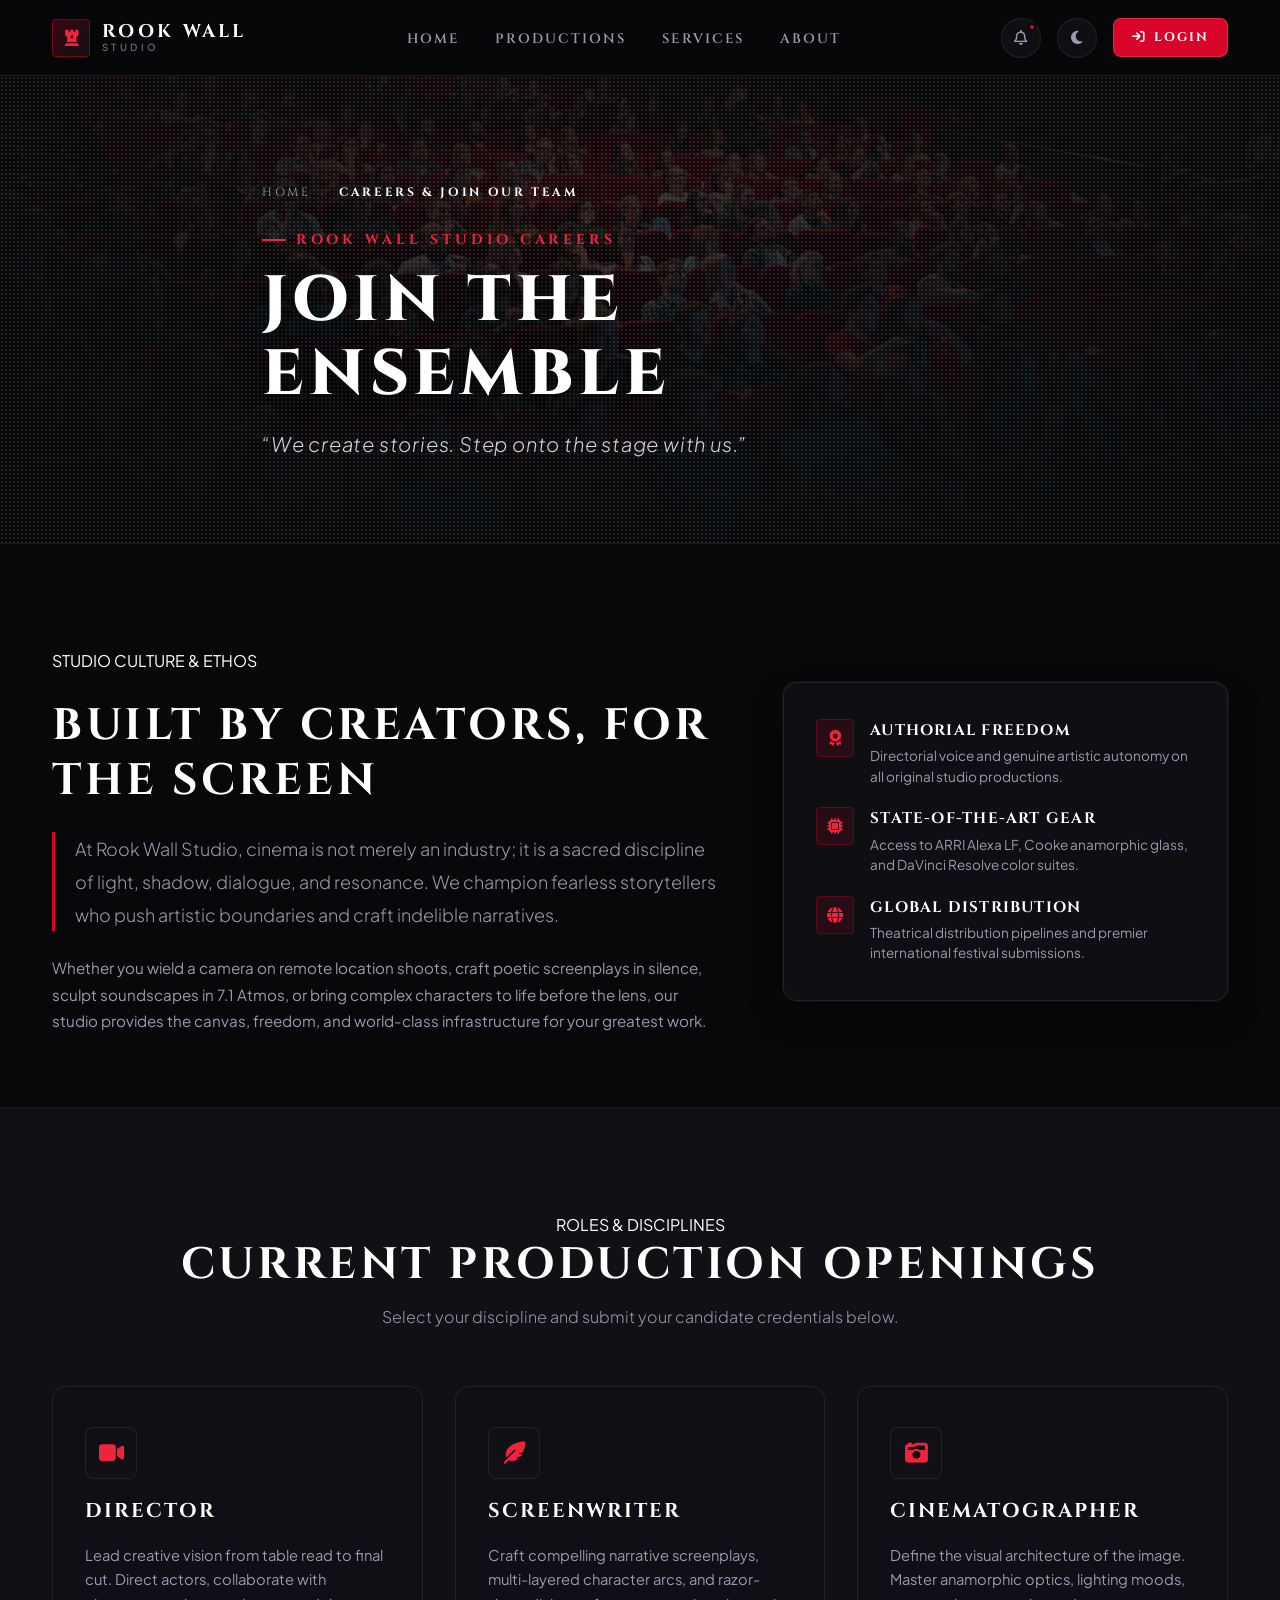
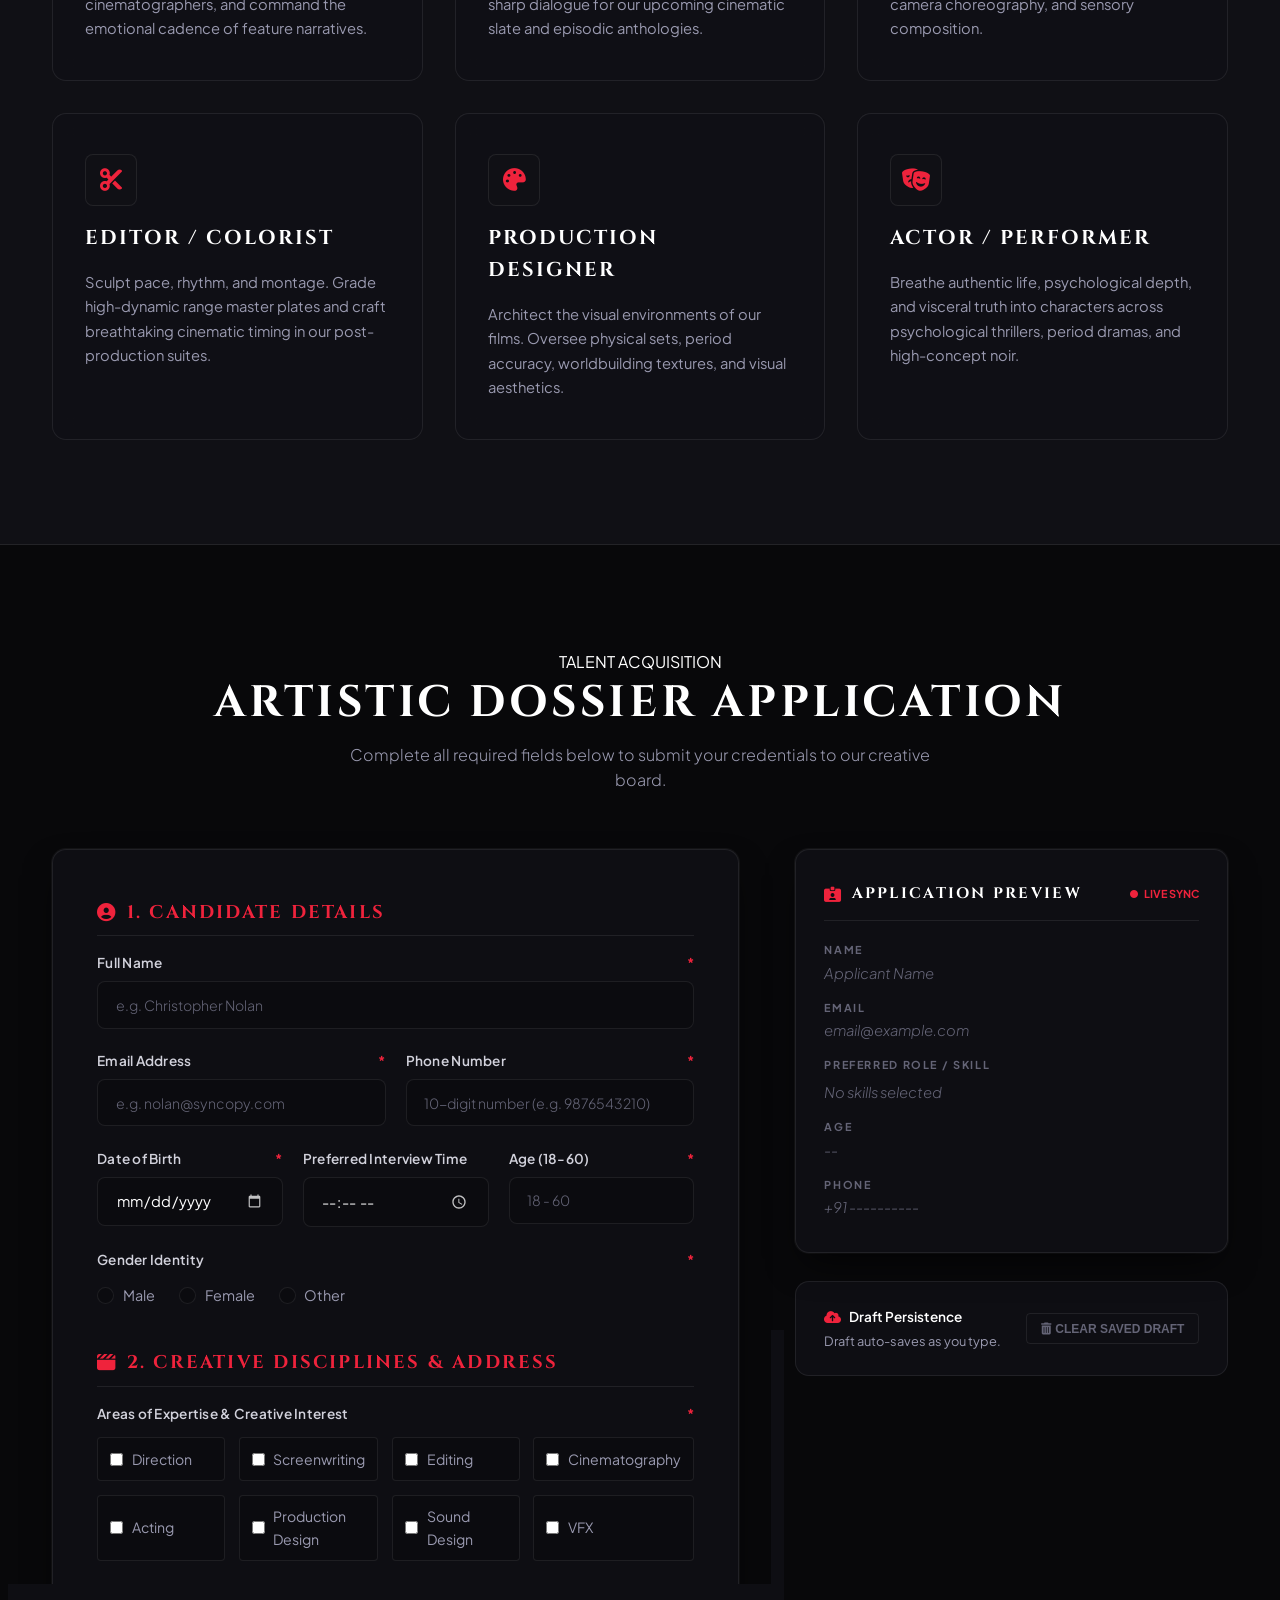
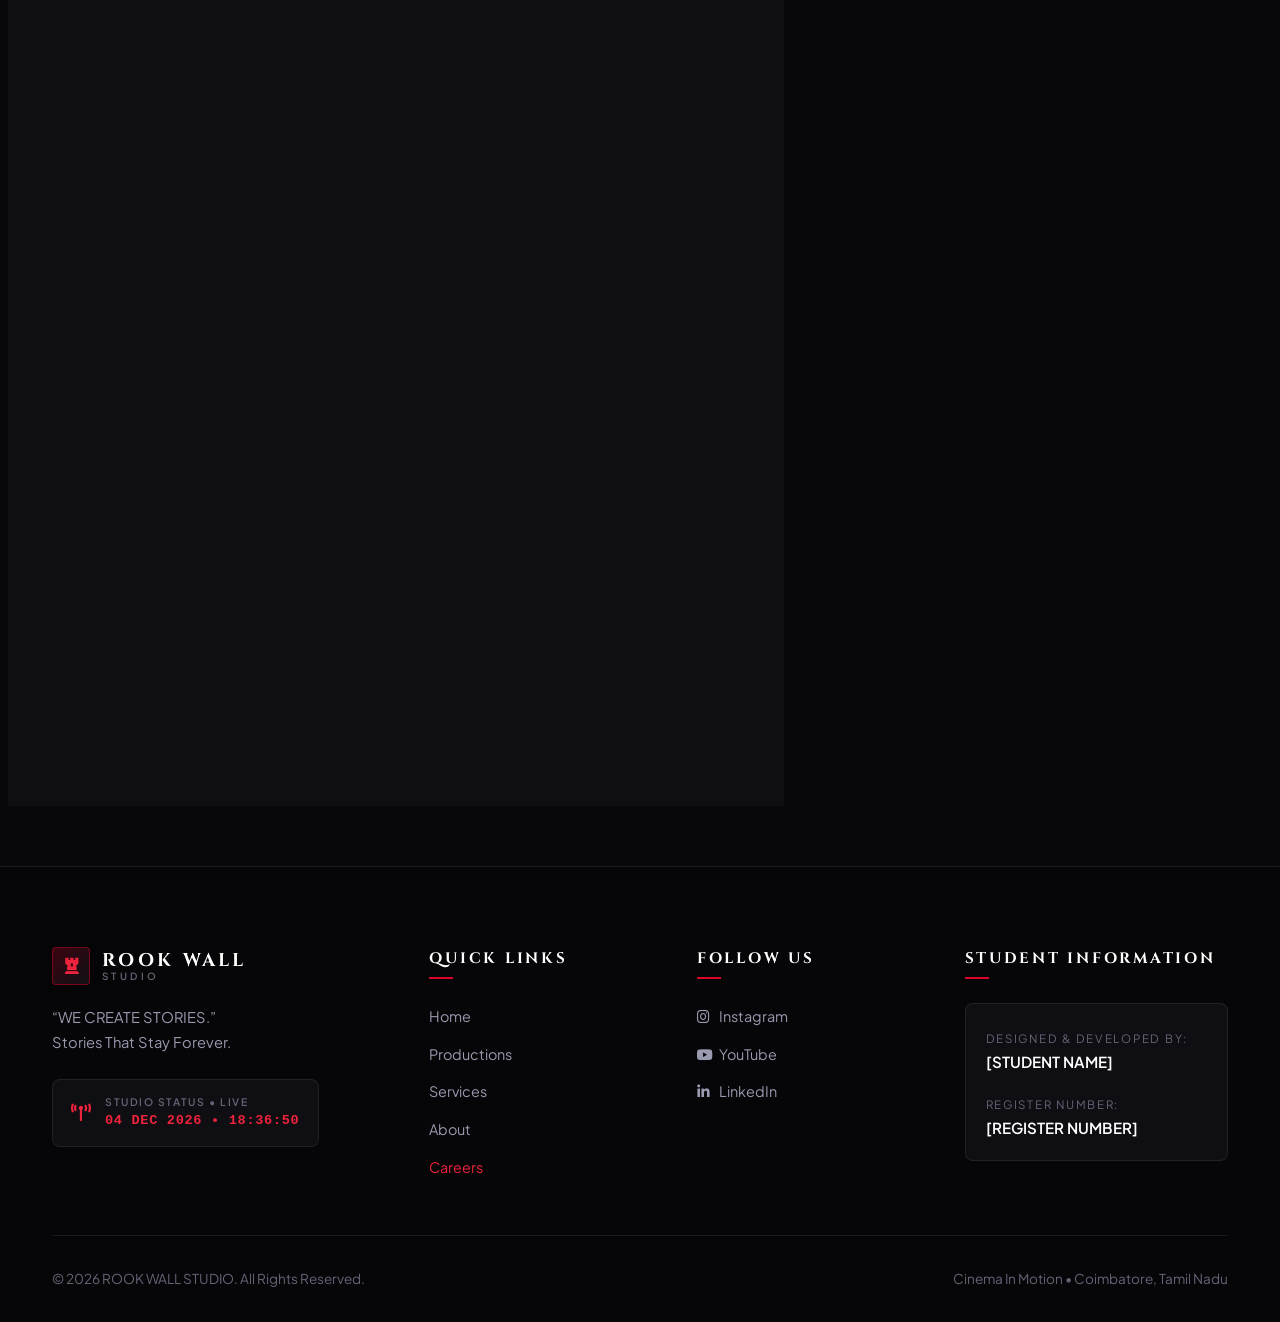
<file: pages/careers.html>
<!DOCTYPE html>
<html lang="en" data-theme="dark">
<head>
  <meta charset="UTF-8">
  <meta name="viewport" content="width=device-width, initial-scale=1.0">
  <meta http-equiv="X-UA-Compatible" content="IE=edge">
  <title>Careers &amp; Creative Opportunities | ROOK WALL STUDIO</title>
  <meta name="description" content="Join the creative ensemble at Rook Wall Studio. Explore open positions in directing, screenwriting, cinematography, post-production, and acting. Apply online today.">

  <!-- Google Fonts: Cinzel (Cinematic Serif) & Plus Jakarta Sans (Modern Clean UI) -->
  <link rel="preconnect" href="https://fonts.googleapis.com">
  <link rel="preconnect" href="https://fonts.gstatic.com" crossorigin>
  <link href="https://fonts.googleapis.com/css2?family=Cinzel:wght@500;600;700;800&family=Plus+Jakarta+Sans:wght@300;400;500;600;700&display=swap" rel="stylesheet">

  <!-- Font Awesome 6 for High Fidelity Vector Icons -->
  <link rel="stylesheet" href="https://cdnjs.cloudflare.com/ajax/libs/font-awesome/6.5.1/css/all.min.css" integrity="sha512-DTOQO9RWCH3ppGqcWaEA1BIZOC6xxalwEsw9c2QQeAIftl+Vegovlnee1c9QX4TctnWMn13TZye+giMm8e2LwA==" crossorigin="anonymous" referrerpolicy="no-referrer" />

  <!-- Core & Page Specific Stylesheets -->
  <link rel="stylesheet" href="../css/style.css">
  <link rel="stylesheet" href="../css/animations.css">
  <link rel="stylesheet" href="../css/careers.css">
  <link rel="stylesheet" href="../css/responsive.css">
</head>
<body>

  <!-- ====================================================================
       1. NAVIGATION BAR (STICKY)
       ==================================================================== -->
  <header class="site-header">
    <div class="container navbar">
      
      <!-- LEFT: Logo & Brand Lockup -->
      <a href="../index.html" class="nav-brand" aria-label="ROOK WALL STUDIO Home">
        <div class="brand-icon" aria-hidden="true">
          <i class="fa-solid fa-chess-rook"></i>
        </div>
        <div class="brand-text-block">
          <span class="brand-text-main">ROOK WALL</span>
          <span class="brand-text-sub">STUDIO</span>
        </div>
      </a>

      <!-- CENTER: Main Navigation Links -->
      <nav class="main-nav" aria-label="Primary Navigation">
        <ul id="navMenu" class="nav-menu">
          <li class="nav-item">
            <a href="../index.html" class="nav-link">HOME</a>
          </li>
          <li class="nav-item">
            <a href="productions.html" class="nav-link">PRODUCTIONS</a>
          </li>
          <li class="nav-item">
            <a href="services.html" class="nav-link">SERVICES</a>
          </li>
          <li class="nav-item">
            <a href="about.html" class="nav-link">ABOUT</a>
          </li>
        </ul>
      </nav>

      <!-- RIGHT: Notification, Theme Toggle & Login/Logout Action -->
      <div class="nav-actions">
        <!-- 🔔 Notification Toggle Button -->
        <button type="button" id="notifBtn" class="icon-btn" aria-label="Toggle notifications" aria-expanded="false">
          <i class="fa-regular fa-bell" aria-hidden="true"></i>
          <span class="notif-badge" aria-hidden="true"></span>
        </button>

        <!-- Notification Flyout Panel -->
        <div id="notificationPanel" class="notification-panel" role="region" aria-label="Studio Announcements">
          <div class="notif-header">
            <h4 class="notif-title">
              <i class="fa-solid fa-bullhorn" style="color:var(--accent-bright);"></i>
              NOTIFICATIONS
            </h4>
            <span style="font-size:0.7rem; color:var(--text-muted); text-transform:uppercase;">Live Feed</span>
          </div>
          <ul class="notif-list">
            <li class="notif-item">
              <i class="fa-solid fa-masks-theater notif-item-icon" aria-hidden="true"></i>
              <span>🎭 Talent callout: Casting open for 2026 feature slate</span>
            </li>
            <li class="notif-item">
              <i class="fa-solid fa-clapperboard notif-item-icon" aria-hidden="true"></i>
              <span>🎬 Directing &amp; writing fellowships now accepting portfolios</span>
            </li>
            <li class="notif-item">
              <i class="fa-solid fa-sliders notif-item-icon" aria-hidden="true"></i>
              <span>🎞️ Post-production suite hiring colorists and sound designers</span>
            </li>
          </ul>
        </div>

        <!-- 🌙 Theme Toggle Button -->
        <button type="button" id="themeToggleBtn" class="icon-btn" aria-label="Switch Theme">
          <i class="fa-solid fa-moon" aria-hidden="true"></i>
        </button>

        <!-- Dynamic Auth Button (LOGIN / LOGOUT) -->
        <a href="../login.html" id="navAuthBtn" class="nav-auth-btn">
          <i class="fa-solid fa-arrow-right-to-bracket" aria-hidden="true"></i>
          <span>LOGIN</span>
        </a>

        <!-- Mobile Hamburger Toggle Button -->
        <button type="button" id="hamburgerBtn" class="hamburger-btn" aria-label="Toggle navigation menu" aria-expanded="false">
          <span class="hamburger-line"></span>
          <span class="hamburger-line"></span>
          <span class="hamburger-line"></span>
        </button>
      </div>

    </div>
  </header>

  <main>
    <!-- ====================================================================
         2. HERO SECTION
         ==================================================================== -->
    <section class="careers-hero-section">
      <div class="careers-hero-bg-wrap">
        <div class="careers-hero-bg-img" role="img" aria-label="Film studio set background with dramatic lighting"></div>
        <div class="careers-hero-overlay"></div>
        <div class="careers-hero-grain"></div>
      </div>

      <div class="container careers-hero-content">
        <!-- Breadcrumb Navigation -->
        <nav class="breadcrumb-wrap" aria-label="Breadcrumbs">
          <a href="../index.html" class="breadcrumb-link">HOME</a>
          <span class="breadcrumb-separator">/</span>
          <span class="breadcrumb-current">CAREERS &amp; JOIN OUR TEAM</span>
        </nav>

        <span class="careers-hero-label">ROOK WALL STUDIO CAREERS</span>
        <h1 class="careers-hero-title">JOIN THE ENSEMBLE</h1>
        <p class="careers-hero-subtitle">&ldquo;We create stories. Step onto the stage with us.&rdquo;</p>
      </div>
    </section>

    <!-- ====================================================================
         3. SEMANTIC INTRO SECTION (section, article, aside)
         ==================================================================== -->
    <section class="careers-intro-section">
      <div class="container careers-intro-grid">
        <article class="careers-intro-article">
          <span class="section-label">STUDIO CULTURE &amp; ETHOS</span>
          <h2 class="section-title">BUILT BY CREATORS, FOR THE SCREEN</h2>
          <p class="careers-intro-lead">
            At Rook Wall Studio, cinema is not merely an industry; it is a sacred discipline of light, shadow, dialogue, and resonance. We champion fearless storytellers who push artistic boundaries and craft indelible narratives.
          </p>
          <p style="color: var(--text-secondary); line-height: 1.75; font-size: 0.95rem;">
            Whether you wield a camera on remote location shoots, craft poetic screenplays in silence, sculpt soundscapes in 7.1 Atmos, or bring complex characters to life before the lens, our studio provides the canvas, freedom, and world-class infrastructure for your greatest work.
          </p>
        </article>

        <aside class="careers-intro-aside">
          <ul class="culture-perk-list">
            <li class="culture-perk-item">
              <div class="perk-icon-circle">
                <i class="fa-solid fa-award" aria-hidden="true"></i>
              </div>
              <div>
                <div class="perk-text-title">Authorial Freedom</div>
                <div class="perk-text-desc">Directorial voice and genuine artistic autonomy on all original studio productions.</div>
              </div>
            </li>
            <li class="culture-perk-item">
              <div class="perk-icon-circle">
                <i class="fa-solid fa-microchip" aria-hidden="true"></i>
              </div>
              <div>
                <div class="perk-text-title">State-of-the-Art Gear</div>
                <div class="perk-text-desc">Access to ARRI Alexa LF, Cooke anamorphic glass, and DaVinci Resolve color suites.</div>
              </div>
            </li>
            <li class="culture-perk-item">
              <div class="perk-icon-circle">
                <i class="fa-solid fa-globe" aria-hidden="true"></i>
              </div>
              <div>
                <div class="perk-text-title">Global Distribution</div>
                <div class="perk-text-desc">Theatrical distribution pipelines and premier international festival submissions.</div>
              </div>
            </li>
          </ul>
        </aside>
      </div>
    </section>

    <!-- ====================================================================
         4. CREATIVE OPPORTUNITIES / ROLES SECTION
         ==================================================================== -->
    <section class="opportunities-section">
      <div class="container">
        <div class="section-header-center" style="text-align: center; margin-bottom: 3.5rem;">
          <span class="section-label">ROLES &amp; DISCIPLINES</span>
          <h2 class="section-title">CURRENT PRODUCTION OPENINGS</h2>
          <p class="section-subtitle">Select your discipline and submit your candidate credentials below.</p>
        </div>

        <div class="opportunities-grid">
          <!-- Role 1: Director -->
          <div class="opportunity-card">
            <div class="opportunity-icon-box">
              <i class="fa-solid fa-video" aria-hidden="true"></i>
            </div>
            <h3 class="opportunity-title">Director</h3>
            <p class="opportunity-desc">
              Lead creative vision from table read to final cut. Direct actors, collaborate with cinematographers, and command the emotional cadence of feature narratives.
            </p>
          </div>

          <!-- Role 2: Screenwriter -->
          <div class="opportunity-card">
            <div class="opportunity-icon-box">
              <i class="fa-solid fa-feather-pointed" aria-hidden="true"></i>
            </div>
            <h3 class="opportunity-title">Screenwriter</h3>
            <p class="opportunity-desc">
              Craft compelling narrative screenplays, multi-layered character arcs, and razor-sharp dialogue for our upcoming cinematic slate and episodic anthologies.
            </p>
          </div>

          <!-- Role 3: Cinematographer -->
          <div class="opportunity-card">
            <div class="opportunity-icon-box">
              <i class="fa-solid fa-camera-retro" aria-hidden="true"></i>
            </div>
            <h3 class="opportunity-title">Cinematographer</h3>
            <p class="opportunity-desc">
              Define the visual architecture of the image. Master anamorphic optics, lighting moods, camera choreography, and sensory composition.
            </p>
          </div>

          <!-- Role 4: Editor & Colorist -->
          <div class="opportunity-card">
            <div class="opportunity-icon-box">
              <i class="fa-solid fa-scissors" aria-hidden="true"></i>
            </div>
            <h3 class="opportunity-title">Editor / Colorist</h3>
            <p class="opportunity-desc">
              Sculpt pace, rhythm, and montage. Grade high-dynamic range master plates and craft breathtaking cinematic timing in our post-production suites.
            </p>
          </div>

          <!-- Role 5: Production Designer -->
          <div class="opportunity-card">
            <div class="opportunity-icon-box">
              <i class="fa-solid fa-palette" aria-hidden="true"></i>
            </div>
            <h3 class="opportunity-title">Production Designer</h3>
            <p class="opportunity-desc">
              Architect the visual environments of our films. Oversee physical sets, period accuracy, worldbuilding textures, and visual aesthetics.
            </p>
          </div>

          <!-- Role 6: Actor / Performer -->
          <div class="opportunity-card">
            <div class="opportunity-icon-box">
              <i class="fa-solid fa-masks-theater" aria-hidden="true"></i>
            </div>
            <h3 class="opportunity-title">Actor / Performer</h3>
            <p class="opportunity-desc">
              Breathe authentic life, psychological depth, and visceral truth into characters across psychological thrillers, period dramas, and high-concept noir.
            </p>
          </div>
        </div>
      </div>
    </section>

    <!-- ====================================================================
         5. ADVANCED HTML5 APPLICATION FORM SECTION (Two-Column Layout)
         ==================================================================== -->
    <section class="application-section" id="applicationFormSection">
      <div class="container">
        
        <div class="section-header-center" style="text-align: center; margin-bottom: 3.5rem;">
          <span class="section-label">TALENT ACQUISITION</span>
          <h2 class="section-title">ARTISTIC DOSSIER APPLICATION</h2>
          <p class="section-subtitle">Complete all required fields below to submit your credentials to our creative board.</p>
        </div>

        <div class="application-layout">
          
          <!-- LEFT COLUMN: Advanced HTML5 Form -->
          <div class="form-card-wrapper">
            <form id="careerApplicationForm">
              
              <!-- FIELDSET 1: Personal & Contact Information -->
              <fieldset class="form-fieldset">
                <legend class="form-legend">
                  <i class="fa-solid fa-user-circle" aria-hidden="true"></i>
                  1. Candidate Details
                </legend>

                <!-- Full Name (type="text", required) -->
                <div class="form-group">
                  <label for="fullName" class="form-label">
                    Full Name <span class="required-star">*</span>
                  </label>
                  <input
                    type="text"
                    id="fullName"
                    name="fullName"
                    class="form-input-control"
                    placeholder="e.g. Christopher Nolan"
                    required
                    minlength="2"
                    autocomplete="name"
                    aria-describedby="fullNameError"
                  >
                  <div class="field-error-msg" id="fullNameError" role="alert"></div>
                </div>

                <!-- 2-Column: Email & Phone -->
                <div class="form-row-2col">
                  <!-- Email (type="email", required) -->
                  <div class="form-group">
                    <label for="email" class="form-label">
                      Email Address <span class="required-star">*</span>
                    </label>
                    <input
                      type="email"
                      id="email"
                      name="email"
                      class="form-input-control"
                      placeholder="e.g. nolan@syncopy.com"
                      required
                      autocomplete="email"
                      aria-describedby="emailError"
                    >
                    <div class="field-error-msg" id="emailError" role="alert"></div>
                  </div>

                  <!-- Phone (type="tel", pattern="[6-9][0-9]{9}", required) -->
                  <div class="form-group">
                    <label for="phone" class="form-label">
                      Phone Number <span class="required-star">*</span>
                    </label>
                    <input
                      type="tel"
                      id="phone"
                      name="phone"
                      class="form-input-control"
                      placeholder="10-digit number (e.g. 9876543210)"
                      pattern="[6-9][0-9]{9}"
                      maxlength="10"
                      required
                      autocomplete="tel"
                      aria-describedby="phoneError"
                    >
                    <div class="field-error-msg" id="phoneError" role="alert"></div>
                  </div>
                </div>

                <!-- 3-Column: Date of Birth, Preferred Interview Time, Age -->
                <div class="form-row-3col">
                  <!-- Date of Birth (type="date", required) -->
                  <div class="form-group">
                    <label for="dob" class="form-label">
                      Date of Birth <span class="required-star">*</span>
                    </label>
                    <input
                      type="date"
                      id="dob"
                      name="dob"
                      class="form-input-control"
                      required
                      aria-describedby="dobError"
                    >
                    <div class="field-error-msg" id="dobError" role="alert"></div>
                  </div>

                  <!-- Preferred Interview Time (type="time") -->
                  <div class="form-group">
                    <label for="preferredTime" class="form-label">
                      Preferred Interview Time
                    </label>
                    <input
                      type="time"
                      id="preferredTime"
                      name="preferredTime"
                      class="form-input-control"
                    >
                  </div>

                  <!-- Age (type="number", min="18", max="60", required) -->
                  <div class="form-group">
                    <label for="age" class="form-label">
                      Age (18-60) <span class="required-star">*</span>
                    </label>
                    <input
                      type="number"
                      id="age"
                      name="age"
                      class="form-input-control"
                      min="18"
                      max="60"
                      placeholder="18 - 60"
                      required
                      aria-describedby="ageError"
                    >
                    <div class="field-error-msg" id="ageError" role="alert"></div>
                  </div>
                </div>

                <!-- Gender (Radio buttons, Male, Female, Other, required) -->
                <div class="form-group">
                  <label class="form-label">
                    Gender Identity <span class="required-star">*</span>
                  </label>
                  <div class="radio-options-row" role="radiogroup" aria-label="Gender Identity">
                    <label class="radio-label" for="genderMale">
                      <input type="radio" id="genderMale" name="gender" value="Male" class="custom-radio" required>
                      <span>Male</span>
                    </label>
                    <label class="radio-label" for="genderFemale">
                      <input type="radio" id="genderFemale" name="gender" value="Female" class="custom-radio">
                      <span>Female</span>
                    </label>
                    <label class="radio-label" for="genderOther">
                      <input type="radio" id="genderOther" name="gender" value="Other" class="custom-radio">
                      <span>Other</span>
                    </label>
                  </div>
                  <div class="field-error-msg" id="genderError" role="alert"></div>
                </div>
              </fieldset>

              <!-- FIELDSET 2: Discipline & Creative Background -->
              <fieldset class="form-fieldset">
                <legend class="form-legend">
                  <i class="fa-solid fa-clapperboard" aria-hidden="true"></i>
                  2. Creative Disciplines &amp; Address
                </legend>

                <!-- Skills / Interests (8 Checkboxes: Direction, Screenwriting, Editing, Cinematography, Acting, Production Design, Sound Design, VFX) -->
                <div class="form-group">
                  <label class="form-label">
                    Areas of Expertise &amp; Creative Interest <span class="required-star">*</span>
                  </label>
                  <div class="checkbox-grid-3col">
                    <label class="checkbox-label" for="skillDirection">
                      <input type="checkbox" id="skillDirection" name="skills" value="Direction">
                      <span>Direction</span>
                    </label>
                    <label class="checkbox-label" for="skillScreenwriting">
                      <input type="checkbox" id="skillScreenwriting" name="skills" value="Screenwriting">
                      <span>Screenwriting</span>
                    </label>
                    <label class="checkbox-label" for="skillEditing">
                      <input type="checkbox" id="skillEditing" name="skills" value="Editing">
                      <span>Editing</span>
                    </label>
                    <label class="checkbox-label" for="skillCinematography">
                      <input type="checkbox" id="skillCinematography" name="skills" value="Cinematography">
                      <span>Cinematography</span>
                    </label>
                    <label class="checkbox-label" for="skillActing">
                      <input type="checkbox" id="skillActing" name="skills" value="Acting">
                      <span>Acting</span>
                    </label>
                    <label class="checkbox-label" for="skillProductionDesign">
                      <input type="checkbox" id="skillProductionDesign" name="skills" value="Production Design">
                      <span>Production Design</span>
                    </label>
                    <label class="checkbox-label" for="skillSoundDesign">
                      <input type="checkbox" id="skillSoundDesign" name="skills" value="Sound Design">
                      <span>Sound Design</span>
                    </label>
                    <label class="checkbox-label" for="skillVFX">
                      <input type="checkbox" id="skillVFX" name="skills" value="VFX">
                      <span>VFX</span>
                    </label>
                  </div>
                  <div class="field-error-msg" id="skillsError" role="alert"></div>
                </div>

                <!-- Address (textarea, required) -->
                <div class="form-group">
                  <label for="address" class="form-label">
                    Studio / Residential Address <span class="required-star">*</span>
                  </label>
                  <textarea
                    id="address"
                    name="address"
                    class="form-textarea-control"
                    placeholder="Enter street address, city, state, and postal code..."
                    required
                    aria-describedby="addressError"
                  ></textarea>
                  <div class="field-error-msg" id="addressError" role="alert"></div>
                </div>

                <!-- Preferred Studio Location (datalist — HTML5 requirement) -->
                <div class="form-group">
                  <label for="studioLocation" class="form-label">
                    Preferred Studio Location
                  </label>
                  <input
                    type="text"
                    id="studioLocation"
                    name="studioLocation"
                    class="form-input-control"
                    placeholder="e.g. Mumbai, Bangalore, Chennai…"
                    list="studioLocationList"
                    autocomplete="off"
                  >
                  <datalist id="studioLocationList">
                    <option value="Mumbai — Andheri West">
                    <option value="Mumbai — Bandra">
                    <option value="Bangalore — Whitefield">
                    <option value="Bangalore — Electronic City">
                    <option value="Chennai — Anna Nagar">
                    <option value="Delhi — Connaught Place">
                    <option value="Hyderabad — Filmcity">
                    <option value="Pune — Viman Nagar">
                    <option value="Kochi — Kakkanad">
                    <option value="Remote / Online">
                  </datalist>
                </div>

                <!-- Portfolio URL (input[type=url] — HTML5 requirement) -->
                <div class="form-group">
                  <label for="portfolioUrl" class="form-label">
                    Portfolio / Showreel URL
                  </label>
                  <input
                    type="url"
                    id="portfolioUrl"
                    name="portfolioUrl"
                    class="form-input-control"
                    placeholder="https://yourportfolio.com"
                    autocomplete="url"
                  >
                  <div class="field-error-msg" id="portfolioUrlError" role="alert"></div>
                </div>

                <!-- Resume Upload (input[type=file] — HTML5 requirement) -->
                <div class="form-group">
                  <label for="resumeFile" class="form-label">
                    Upload Resume / CV
                    <span style="font-size:0.75rem; font-weight:400; color:var(--text-muted);"> (PDF, DOC — max 5 MB)</span>
                  </label>
                  <input
                    type="file"
                    id="resumeFile"
                    name="resumeFile"
                    class="form-input-control"
                    accept=".pdf,.doc,.docx"
                  >
                </div>

                <!-- Additional Info: TELL US ABOUT YOURSELF with contenteditable="true" and spellcheck="true" -->
                <div class="form-group">
                  <label for="additional-info" class="form-label">
                    <span>TELL US ABOUT YOURSELF <span class="required-star">*</span></span>
                    <span class="char-counter-text" style="font-size: 0.76rem; color: var(--text-muted); font-weight: 400;">
                      <i class="fa-solid fa-spell-check" title="Spellcheck enabled" aria-hidden="true"></i>
                      <span id="charCount">0</span> characters
                    </span>
                  </label>
                  <div class="contenteditable-wrapper">
                    <div
                      id="additional-info"
                      class="contenteditable-area"
                      contenteditable="true"
                      spellcheck="true"
                      role="textbox"
                      aria-multiline="true"
                      data-placeholder="Tell us about yourself, your artistic philosophy, past film credits, showreels, or creative background..."
                    ></div>
                  </div>
                  <div class="field-error-msg" id="additionalInfoError" role="alert"></div>
                </div>
              </fieldset>


              <!-- Action Buttons Bar (Submit, Reset, Cancel) -->
              <div class="form-actions-bar">
                <div class="form-actions-left">
                  <button type="submit" id="submitBtn" class="btn btn-primary btn-submit">
                    <i class="fa-solid fa-paper-plane" aria-hidden="true"></i>
                    <span>SUBMIT APPLICATION</span>
                  </button>
                  <button type="reset" id="resetBtn" class="btn-reset">
                    <i class="fa-solid fa-rotate-left" aria-hidden="true"></i>
                    <span>RESET</span>
                  </button>
                </div>
                <a href="../index.html" id="cancelBtn" class="btn-cancel">
                  <i class="fa-solid fa-xmark" aria-hidden="true"></i>
                  <span>CANCEL</span>
                </a>
              </div>

            </form>
          </div>

          <!-- RIGHT COLUMN: Dynamic Preview Aside & Draft Manager -->
          <aside class="application-aside-column" aria-label="Application summary and tools">
            
            <!-- Live Preview Dossier Card -->
            <div class="preview-card">
              <div class="preview-card-header">
                <h3 class="preview-title">
                  <i class="fa-solid fa-id-card-clip" style="color:var(--accent-bright);" aria-hidden="true"></i>
                  APPLICATION PREVIEW
                </h3>
                <span class="preview-badge-pulse">
                  <i class="fa-solid fa-circle" style="font-size: 0.5rem;" aria-hidden="true"></i>
                  LIVE SYNC
                </span>
              </div>

              <div class="preview-details-list">
                <!-- Name -->
                <div class="preview-row">
                  <span class="preview-label">Name</span>
                  <div id="previewName" class="preview-val empty">Applicant Name</div>
                </div>

                <!-- Email -->
                <div class="preview-row">
                  <span class="preview-label">Email</span>
                  <div id="previewEmail" class="preview-val empty">email@example.com</div>
                </div>

                <!-- Preferred Role / Skill -->
                <div class="preview-row">
                  <span class="preview-label">Preferred Role / Skill</span>
                  <div id="previewSkills" class="preview-skills-chips">
                    <span class="preview-val empty">No skills selected</span>
                  </div>
                </div>

                <!-- Age -->
                <div class="preview-row">
                  <span class="preview-label">Age</span>
                  <div id="previewAge" class="preview-val empty">--</div>
                </div>

                <!-- Phone (Optional dossier profile info) -->
                <div class="preview-row">
                  <span class="preview-label">Phone</span>
                  <div id="previewPhone" class="preview-val empty">+91 ----------</div>
                </div>
              </div>
            </div>

            <!-- Draft Manager Card -->
            <div class="draft-manager-card">
              <div>
                <div style="font-weight: 600; font-size: 0.85rem; color: var(--text-primary); margin-bottom: 0.2rem;">
                  <i class="fa-solid fa-cloud-arrow-up" style="color:var(--accent-bright); margin-right: 0.35rem;" aria-hidden="true"></i>
                  Draft Persistence
                </div>
                <div id="draftStatus" class="draft-status-text">Draft auto-saves as you type.</div>
              </div>
              <button type="button" id="clearDraftBtn" class="btn-clear-draft" aria-label="Clear saved draft">
                <i class="fa-solid fa-trash-can" aria-hidden="true"></i> CLEAR SAVED DRAFT
              </button>
            </div>

          </aside>

        </div>
      </div>
    </section>
  </main>

  <!-- ====================================================================
       6. SUCCESS MODAL / RECEIPT
       ==================================================================== -->
  <div id="successModal" class="success-modal-overlay" role="dialog" aria-modal="true" aria-hidden="true" aria-labelledby="modalSuccessTitle">
    <div class="success-modal-card">
      <div class="success-icon-wrap" aria-hidden="true">
        <i class="fa-solid fa-check"></i>
      </div>
      <h3 class="success-title" id="modalSuccessTitle">APPLICATION RECEIVED</h3>
      <p class="success-message">
        Thank you for applying to Rook Wall Studio. Our creative team will review your application.
      </p>
      <div class="success-actions">
        <button type="button" id="closeModalBtn" class="btn btn-primary">
          <i class="fa-solid fa-check" aria-hidden="true"></i> DISMISS &amp; CONTINUE
        </button>
      </div>
    </div>
  </div>

  <!-- ====================================================================
       7. GLOBAL FOOTER (Matching Index & Productions)
       ==================================================================== -->
  <footer class="site-footer">
    <div class="container">
      
      <div class="footer-top-grid">
        
        <!-- Column 1: Brand Info & Live Studio Status Clock -->
        <div class="footer-col">
          <a href="../index.html" class="nav-brand" aria-label="ROOK WALL STUDIO Home">
            <div class="brand-icon" aria-hidden="true">
              <i class="fa-solid fa-chess-rook"></i>
            </div>
            <div class="brand-text-block">
              <span class="brand-text-main">ROOK WALL</span>
              <span class="brand-text-sub">STUDIO</span>
            </div>
          </a>

          <p class="footer-brand-bio">
            &ldquo;WE CREATE STORIES.&rdquo;<br>
            Stories That Stay Forever.
          </p>

          <!-- Studio Status Area: Live Date and Time updating every second -->
          <div class="footer-clock-box">
            <i class="fa-solid fa-broadcast-tower footer-clock-icon" aria-hidden="true"></i>
            <div class="clock-text-wrap">
              <span class="clock-label">STUDIO STATUS &bull; LIVE</span>
              <div class="clock-display">
                <span id="liveDate">05 SEP 2026</span> &bull; <span id="liveTime">00:00:00</span>
              </div>
            </div>
          </div>
        </div>

        <!-- Column 2: Quick Links -->
        <div class="footer-col">
          <h4 class="footer-col-title">Quick Links</h4>
          <ul class="footer-nav-list">
            <li><a href="../index.html" class="footer-nav-link">Home</a></li>
            <li><a href="productions.html" class="footer-nav-link">Productions</a></li>
            <li><a href="services.html" class="footer-nav-link">Services</a></li>
            <li><a href="about.html" class="footer-nav-link">About</a></li>
            <li><a href="careers.html" class="footer-nav-link" style="color:var(--accent-bright);">Careers</a></li>
          </ul>
        </div>

        <!-- Column 3: Follow Us Social Media -->
        <div class="footer-col">
          <h4 class="footer-col-title">Follow Us</h4>
          <ul class="footer-nav-list">
            <li>
              <a href="https://instagram.com" target="_blank" rel="noopener noreferrer" class="footer-nav-link">
                <i class="fa-brands fa-instagram" style="width: 20px;" aria-hidden="true"></i> Instagram
              </a>
            </li>
            <li>
              <a href="https://youtube.com" target="_blank" rel="noopener noreferrer" class="footer-nav-link">
                <i class="fa-brands fa-youtube" style="width: 20px;" aria-hidden="true"></i> YouTube
              </a>
            </li>
            <li>
              <a href="https://linkedin.com" target="_blank" rel="noopener noreferrer" class="footer-nav-link">
                <i class="fa-brands fa-linkedin-in" style="width: 20px;" aria-hidden="true"></i> LinkedIn
              </a>
            </li>
          </ul>
        </div>

        <!-- Column 4: Student Information -->
        <div class="footer-col">
          <h4 class="footer-col-title">Student Information</h4>
          <div class="student-info-card">
            <div>
              <span class="student-label">Designed &amp; Developed by:</span>
              <div class="student-val">[STUDENT NAME]</div>
            </div>
            <div style="margin-top: 0.5rem;">
              <span class="student-label">Register Number:</span>
              <div class="student-val">[REGISTER NUMBER]</div>
            </div>
          </div>
        </div>

      </div>

      <!-- Footer Bottom Bar -->
      <div class="footer-bottom">
        <div>&copy; 2026 ROOK WALL STUDIO. All Rights Reserved.</div>
        <div>Cinema In Motion &bull; Coimbatore, Tamil Nadu</div>
      </div>

    </div>
  </footer>

  <!-- ====================================================================
       8. FLOATING SCROLL-TO-TOP BUTTON
       ==================================================================== -->
  <button type="button" id="scrollTopBtn" class="scroll-top-btn" aria-label="Scroll to top of page">
    <i class="fa-solid fa-arrow-up" aria-hidden="true"></i>
  </button>

  <!-- Vanilla JavaScript -->
  <script src="../js/careers.js"></script>
</body>
</html>
</file>
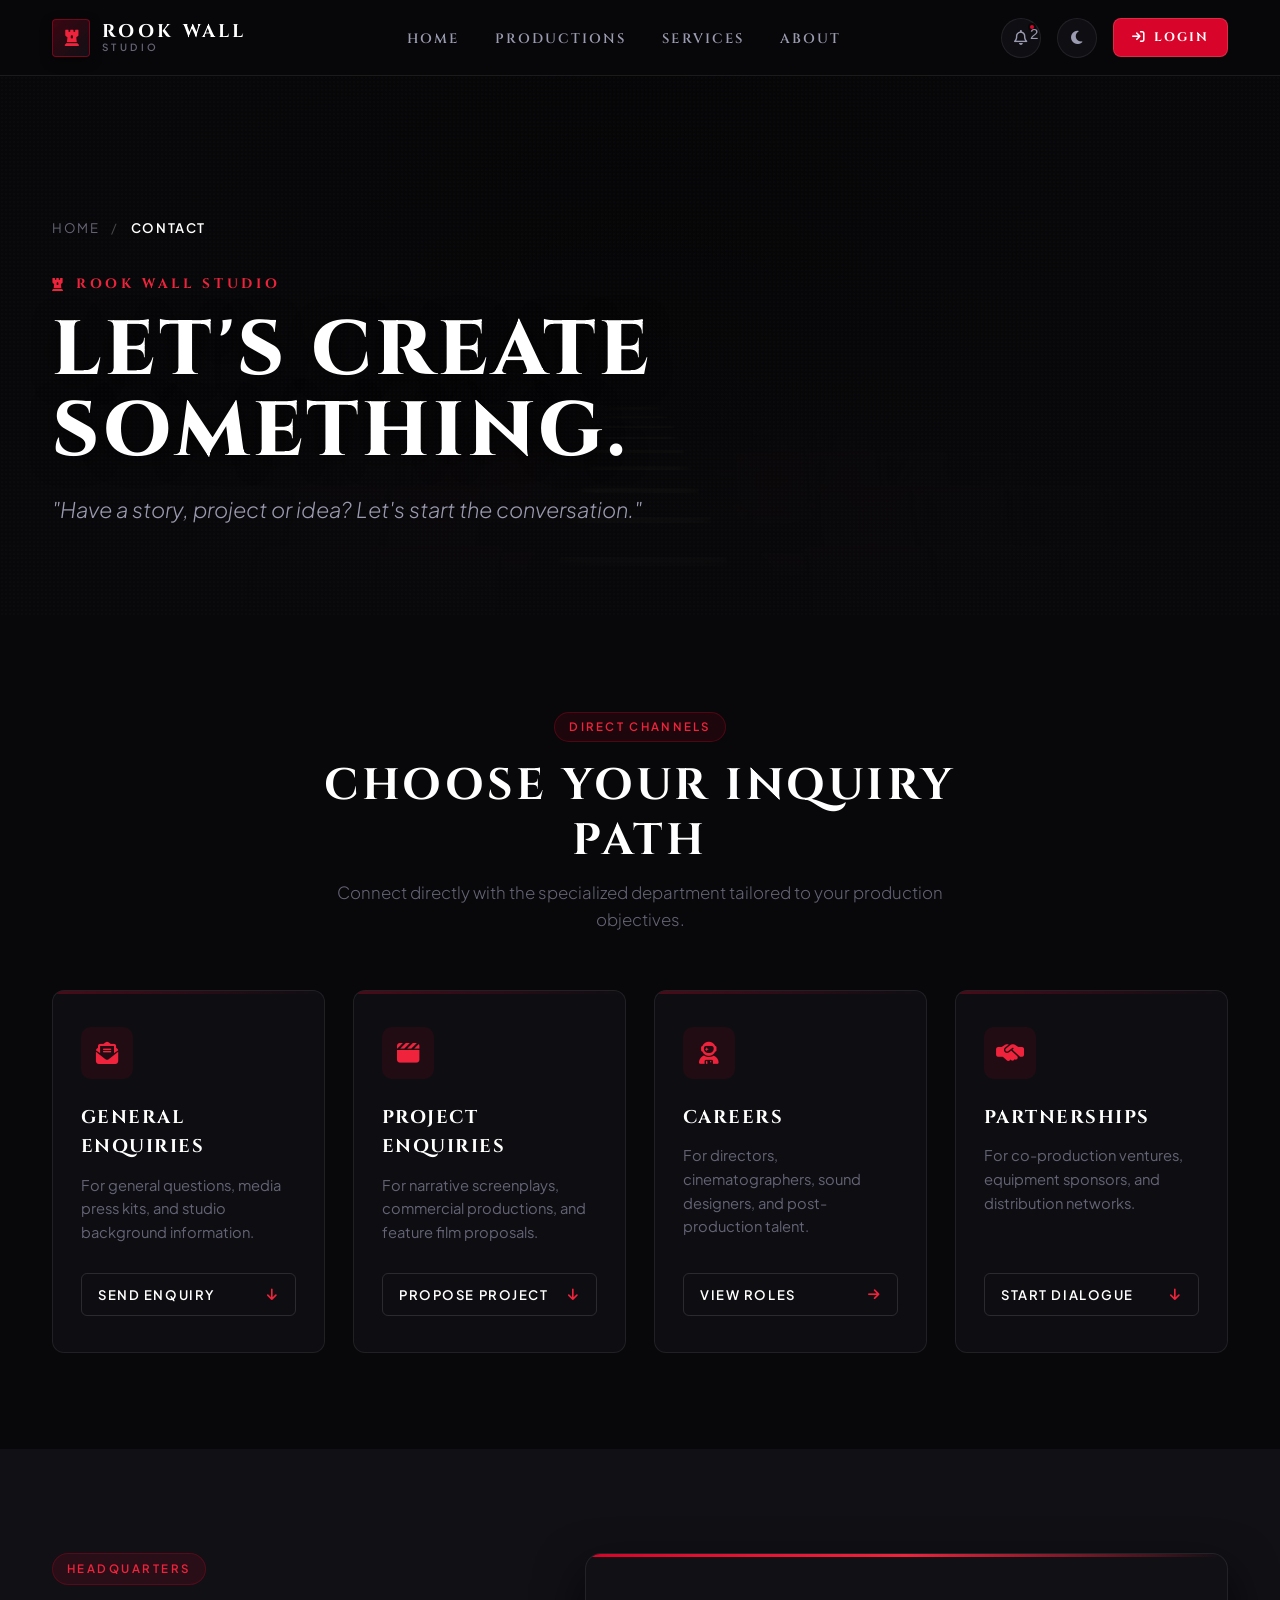
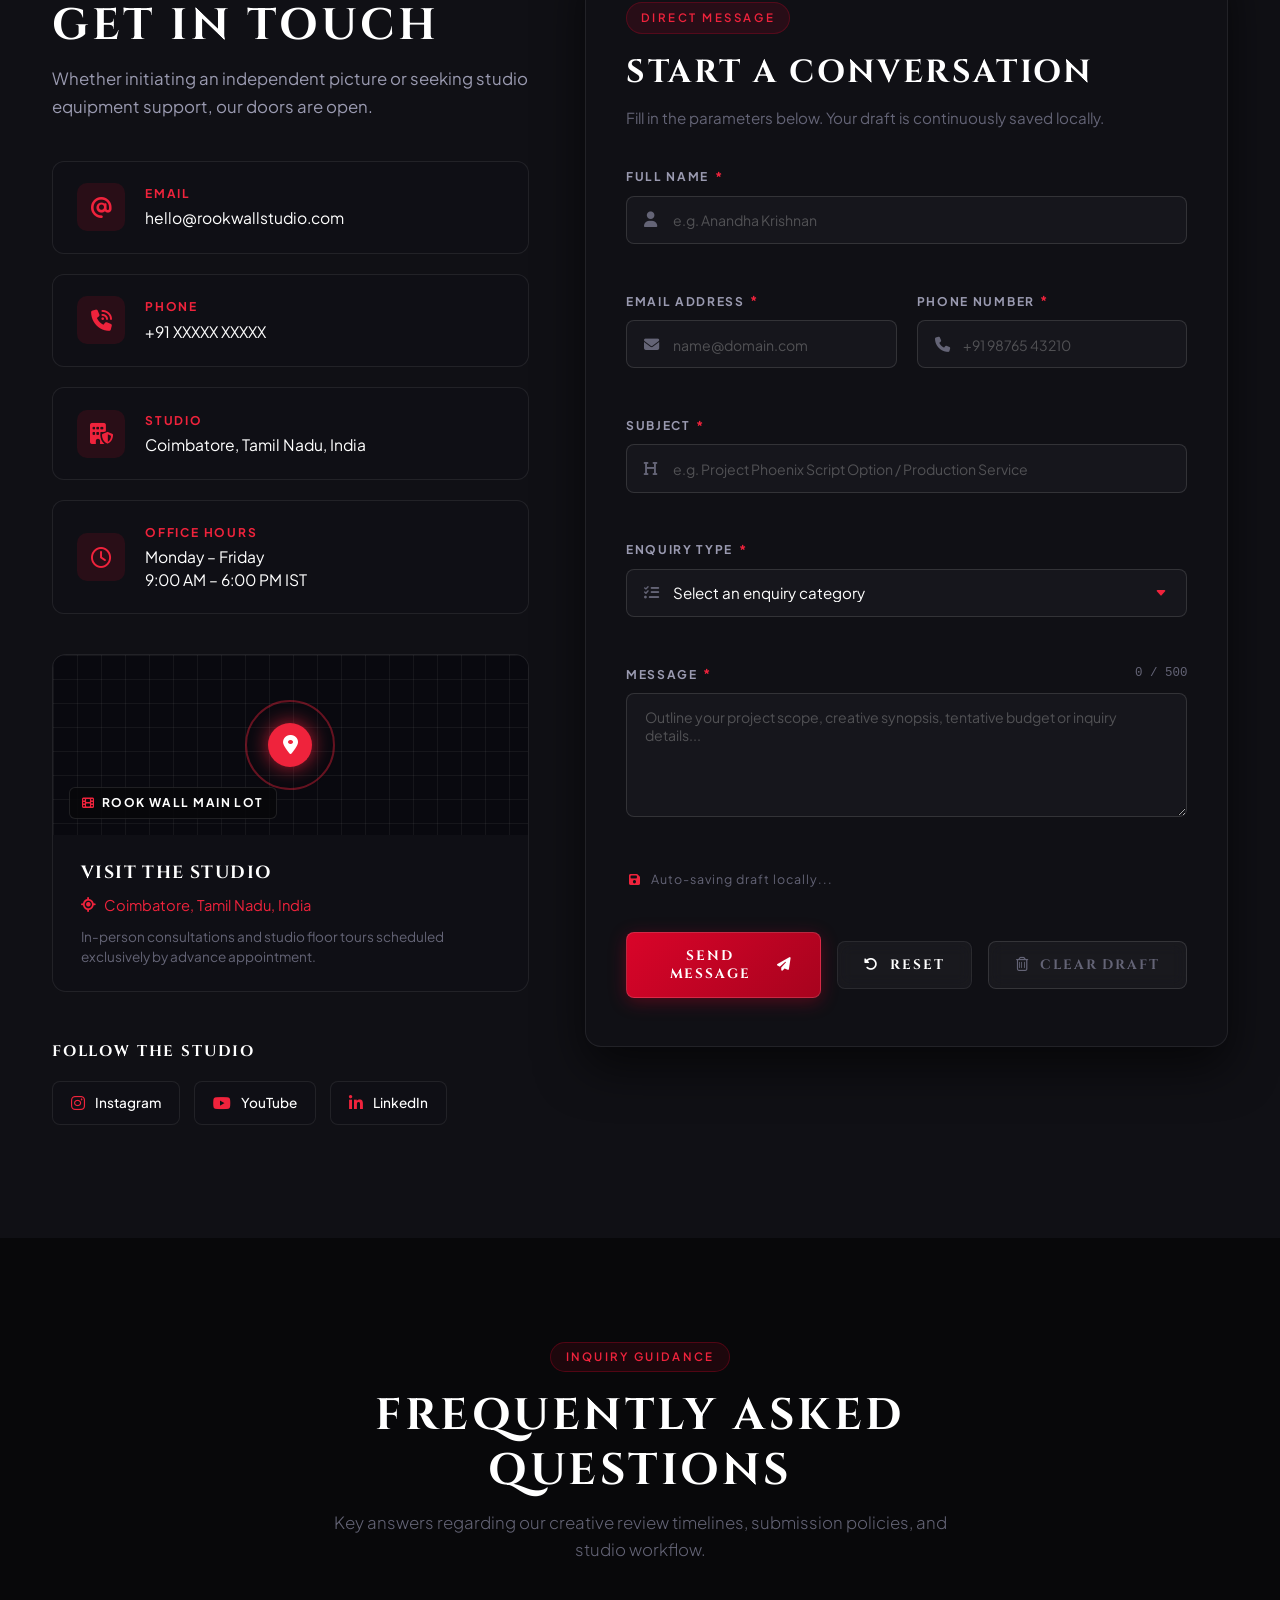
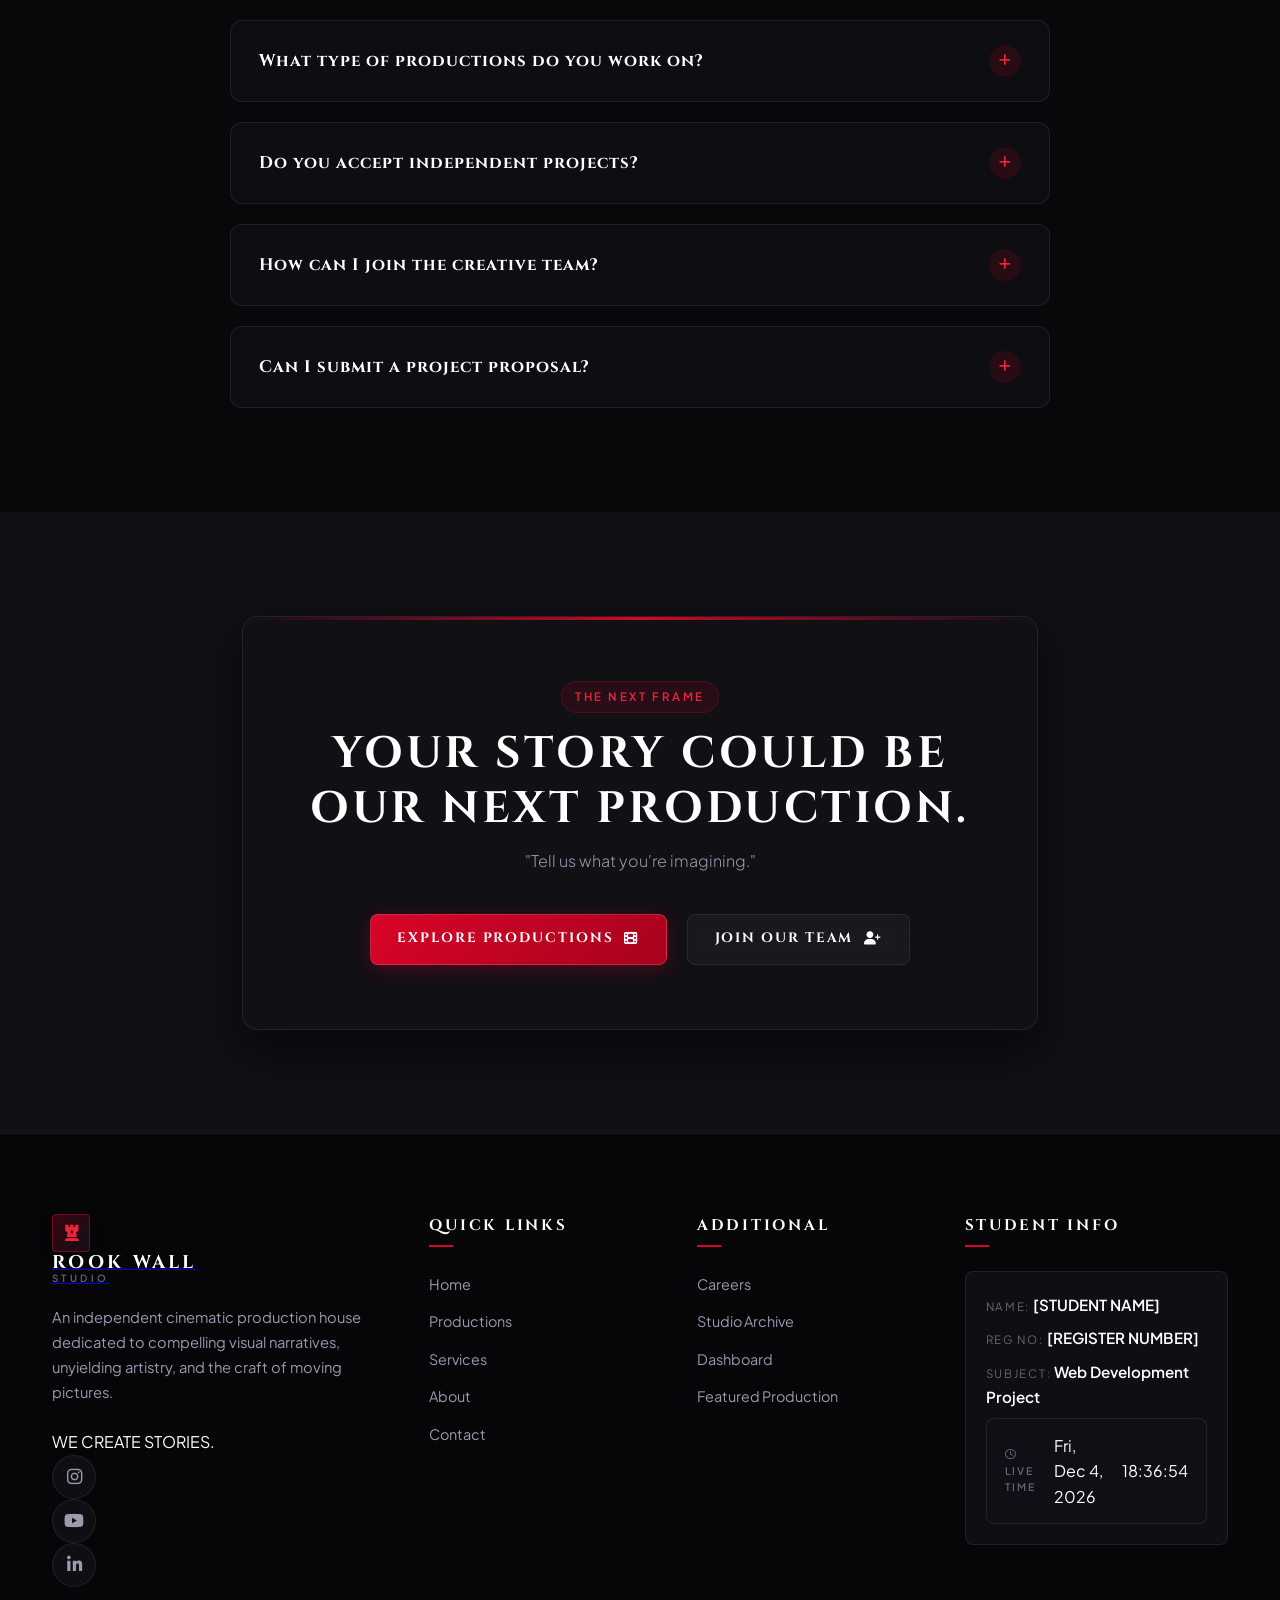
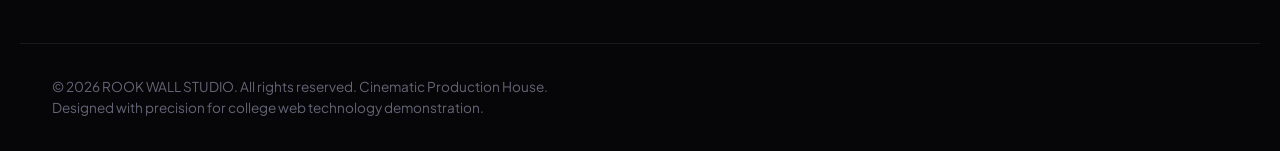
<file: pages/contact.html>
﻿<!DOCTYPE html>
<html lang="en" data-theme="dark">
<head>
  <meta charset="UTF-8">
  <meta name="viewport" content="width=device-width, initial-scale=1.0">
  <title>Contact | ROOK WALL STUDIO</title>
  <meta name="description" content="Contact Rook Wall Studio — get in touch for film production, project enquiries, and creative collaborations.">
  <link rel="preconnect" href="https://fonts.googleapis.com">
  <link rel="preconnect" href="https://fonts.gstatic.com" crossorigin>
  <link href="https://fonts.googleapis.com/css2?family=Cinzel:wght@500;600;700;800&family=Plus+Jakarta+Sans:wght@300;400;500;600;700&display=swap" rel="stylesheet">
  <link rel="stylesheet" href="https://cdnjs.cloudflare.com/ajax/libs/font-awesome/6.5.1/css/all.min.css" crossorigin="anonymous">
  <link rel="stylesheet" href="../css/style.css">
  <link rel="stylesheet" href="../css/animations.css">
  <link rel="stylesheet" href="../css/responsive.css">
  <link rel="stylesheet" href="../css/contact.css">
</head>
<body>

  <!-- SITE HEADER -->
  <header class="site-header" id="top">
    <div class="container navbar">
      <a href="../index.html" class="nav-brand" aria-label="ROOK WALL STUDIO Home">
        <div class="brand-icon" aria-hidden="true"><i class="fa-solid fa-chess-rook"></i></div>
        <div class="brand-text-block">
          <span class="brand-text-main">ROOK WALL</span>
          <span class="brand-text-sub">STUDIO</span>
        </div>
      </a>
      <nav class="main-nav" aria-label="Primary Navigation">
        <ul id="navMenu" class="nav-menu">
          <li class="nav-item"><a href="../index.html" class="nav-link">HOME</a></li>
          <li class="nav-item"><a href="productions.html" class="nav-link">PRODUCTIONS</a></li>
          <li class="nav-item"><a href="services.html" class="nav-link">SERVICES</a></li>
          <li class="nav-item"><a href="about.html" class="nav-link">ABOUT</a></li>
        </ul>
      </nav>
      <div class="nav-actions">
        <button type="button" id="notifBtn" class="icon-btn" aria-label="Toggle notifications" aria-expanded="false">
          <i class="fa-regular fa-bell" aria-hidden="true"></i>
          <span class="notif-badge" id="notifCount">2</span>
        </button>
        <div id="notificationPanel" class="notification-panel" role="region" aria-label="Notifications">
          <div class="notif-header">
            <h4 class="notif-title"><i class="fa-solid fa-bell" style="color:var(--accent-bright);"></i> NOTIFICATIONS</h4>
          </div>
          <ul class="notif-list">
            <li class="notif-item notif-unread">
              <i class="fa-solid fa-headset notif-item-icon" aria-hidden="true"></i>
              <div class="notif-item-body">
                <span class="notif-item-title">Enquiry response time</span>
                <span class="notif-item-desc">Typical response within 24 business hours.</span>
              </div>
            </li>
            <li class="notif-item notif-unread">
              <i class="fa-solid fa-location-dot notif-item-icon" aria-hidden="true"></i>
              <div class="notif-item-body">
                <span class="notif-item-title">Studio visits</span>
                <span class="notif-item-desc">Studio tours available by prior appointment.</span>
              </div>
            </li>
          </ul>
        </div>
        <button type="button" id="themeToggleBtn" class="icon-btn" aria-label="Switch theme">
          <i class="fa-solid fa-moon" aria-hidden="true"></i>
        </button>
        <a href="../login.html" id="navAuthBtn" class="nav-auth-btn">
          <i class="fa-solid fa-arrow-right-to-bracket" aria-hidden="true"></i>
          <span>LOGIN</span>
        </a>
        <button type="button" id="hamburgerBtn" class="hamburger-btn" aria-label="Toggle navigation menu" aria-expanded="false">
          <span class="hamburger-line"></span>
          <span class="hamburger-line"></span>
          <span class="hamburger-line"></span>
        </button>
      </div>
    </div>
  </header>

  <!-- HERO -->
  <section class="contact-hero" aria-label="Contact hero banner">
    <div class="contact-hero-bg" role="img" aria-label="Cinematic studio lighting and film equipment background"></div>
    <div class="contact-hero-overlay" aria-hidden="true"></div>
    <div class="contact-hero-grain" aria-hidden="true"></div>
    <div class="container contact-hero-content">
      <nav class="contact-breadcrumb" aria-label="Breadcrumb">
        <ol class="breadcrumb-list">
          <li class="breadcrumb-item"><a href="../index.html">HOME</a></li>
          <li class="breadcrumb-sep" aria-hidden="true">/</li>
          <li class="breadcrumb-item breadcrumb-current" aria-current="page">CONTACT</li>
        </ol>
      </nav>
      <div class="contact-hero-text">
        <div class="contact-hero-label"><i class="fa-solid fa-chess-rook" aria-hidden="true"></i> ROOK WALL STUDIO</div>
        <h1 class="contact-hero-heading">LET'S CREATE SOMETHING.</h1>
        <p class="contact-hero-subtitle">"Have a story, project or idea? Let's start the conversation."</p>
      </div>
    </div>
  </section>

  <main id="main-content">

  <!-- CONTACT CATEGORY CARDS -->
  <section class="contact-cards-section" id="channels" aria-labelledby="channels-heading">
    <div class="container">
      <div class="section-header reveal-cnt">
        <span class="section-pill">Direct Channels</span>
        <h2 class="section-title" id="channels-heading">CHOOSE YOUR INQUIRY PATH</h2>
        <p class="section-subtitle">Connect directly with the specialized department tailored to your production objectives.</p>
      </div>
      <div class="contact-channels-grid">
        <!-- Card 1 -->
        <article class="channel-card reveal-cnt" tabindex="0">
          <div class="channel-icon-wrap" aria-hidden="true"><i class="fa-solid fa-envelope-open-text"></i></div>
          <h3 class="channel-title">GENERAL ENQUIRIES</h3>
          <p class="channel-desc">For general questions, media press kits, and studio background information.</p>
          <a href="#contact-form-block" class="channel-action js-channel-link" data-type="General Enquiry">
            <span>SEND ENQUIRY</span>
            <i class="fa-solid fa-arrow-down" aria-hidden="true"></i>
          </a>
        </article>

        <!-- Card 2 -->
        <article class="channel-card reveal-cnt" tabindex="0">
          <div class="channel-icon-wrap" aria-hidden="true"><i class="fa-solid fa-clapperboard"></i></div>
          <h3 class="channel-title">PROJECT ENQUIRIES</h3>
          <p class="channel-desc">For narrative screenplays, commercial productions, and feature film proposals.</p>
          <a href="#contact-form-block" class="channel-action js-channel-link" data-type="Project Proposal">
            <span>PROPOSE PROJECT</span>
            <i class="fa-solid fa-arrow-down" aria-hidden="true"></i>
          </a>
        </article>

        <!-- Card 3 -->
        <article class="channel-card reveal-cnt" tabindex="0">
          <div class="channel-icon-wrap" aria-hidden="true"><i class="fa-solid fa-user-astronaut"></i></div>
          <h3 class="channel-title">CAREERS</h3>
          <p class="channel-desc">For directors, cinematographers, sound designers, and post-production talent.</p>
          <a href="careers.html" class="channel-action">
            <span>VIEW ROLES</span>
            <i class="fa-solid fa-arrow-right" aria-hidden="true"></i>
          </a>
        </article>

        <!-- Card 4 -->
        <article class="channel-card reveal-cnt" tabindex="0">
          <div class="channel-icon-wrap" aria-hidden="true"><i class="fa-solid fa-handshake-simple"></i></div>
          <h3 class="channel-title">PARTNERSHIPS</h3>
          <p class="channel-desc">For co-production ventures, equipment sponsors, and distribution networks.</p>
          <a href="#contact-form-block" class="channel-action js-channel-link" data-type="Partnership">
            <span>START DIALOGUE</span>
            <i class="fa-solid fa-arrow-down" aria-hidden="true"></i>
          </a>
        </article>
      </div>
    </div>
  </section>

  <!-- TWO-COLUMN CONTACT WORKSPACE -->
  <section class="contact-workspace-section" id="contact-workspace" aria-labelledby="get-in-touch-heading">
    <div class="container">
      <div class="contact-two-col-layout">
        
        <!-- LEFT COLUMN: STUDIO INFO & LOCATION -->
        <aside class="contact-info-col reveal-cnt" aria-label="Studio contact info and location">
          <div class="info-block-header">
            <span class="section-pill">Headquarters</span>
            <h2 class="section-title" id="get-in-touch-heading">GET IN TOUCH</h2>
            <p class="info-block-lead">Whether initiating an independent picture or seeking studio equipment support, our doors are open.</p>
          </div>

          <div class="info-cards-stack">
            <!-- Email -->
            <div class="info-card">
              <div class="info-card-icon" aria-hidden="true"><i class="fa-solid fa-at"></i></div>
              <div class="info-card-content">
                <span class="info-card-label">EMAIL</span>
                <a href="mailto:hello@rookwallstudio.com" class="info-card-value info-link">hello@rookwallstudio.com</a>
              </div>
            </div>

            <!-- Phone -->
            <div class="info-card">
              <div class="info-card-icon" aria-hidden="true"><i class="fa-solid fa-phone-volume"></i></div>
              <div class="info-card-content">
                <span class="info-card-label">PHONE</span>
                <span class="info-card-value">+91 XXXXX XXXXX</span>
              </div>
            </div>

            <!-- Studio Location -->
            <div class="info-card">
              <div class="info-card-icon" aria-hidden="true"><i class="fa-solid fa-building-shield"></i></div>
              <div class="info-card-content">
                <span class="info-card-label">STUDIO</span>
                <span class="info-card-value">Coimbatore, Tamil Nadu, India</span>
              </div>
            </div>

            <!-- Office Hours -->
            <div class="info-card">
              <div class="info-card-icon" aria-hidden="true"><i class="fa-regular fa-clock"></i></div>
              <div class="info-card-content">
                <span class="info-card-label">OFFICE HOURS</span>
                <span class="info-card-value">Monday – Friday<br>9:00 AM – 6:00 PM IST</span>
              </div>
            </div>
          </div>

          <!-- STYLIZED LOCATION CARD (VISIT THE STUDIO) -->
          <div class="studio-location-card">
            <div class="location-map-graphic" role="img" aria-label="Stylized map showing Rook Wall Studio location in Coimbatore">
              <div class="map-grid-lines" aria-hidden="true"></div>
              <div class="radar-ping" aria-hidden="true"></div>
              <div class="map-pin-marker" aria-hidden="true">
                <i class="fa-solid fa-location-dot"></i>
              </div>
              <div class="map-badge">
                <span class="map-badge-pin"><i class="fa-solid fa-film"></i></span>
                <span class="map-badge-text">ROOK WALL MAIN LOT</span>
              </div>
            </div>
            <div class="location-card-footer">
              <h3 class="location-card-title">VISIT THE STUDIO</h3>
              <p class="location-card-address"><i class="fa-solid fa-location-crosshairs" aria-hidden="true"></i> Coimbatore, Tamil Nadu, India</p>
              <p class="location-card-note">In-person consultations and studio floor tours scheduled exclusively by advance appointment.</p>
            </div>
          </div>

          <!-- SOCIAL CHANNELS -->
          <div class="studio-social-block">
            <h3 class="studio-social-title">FOLLOW THE STUDIO</h3>
            <div class="social-btn-row">
              <a href="https://instagram.com" class="contact-social-btn" target="_blank" rel="noopener noreferrer" aria-label="Instagram">
                <i class="fa-brands fa-instagram" aria-hidden="true"></i>
                <span>Instagram</span>
              </a>
              <a href="https://youtube.com" class="contact-social-btn" target="_blank" rel="noopener noreferrer" aria-label="YouTube">
                <i class="fa-brands fa-youtube" aria-hidden="true"></i>
                <span>YouTube</span>
              </a>
              <a href="https://linkedin.com" class="contact-social-btn" target="_blank" rel="noopener noreferrer" aria-label="LinkedIn">
                <i class="fa-brands fa-linkedin-in" aria-hidden="true"></i>
                <span>LinkedIn</span>
              </a>
            </div>
          </div>
        </aside>

        <!-- RIGHT COLUMN: CONTACT FORM WORKSPACE -->
        <div class="contact-form-col reveal-cnt" id="contact-form-block">
          <div class="form-card-wrapper">
            <div class="form-card-header">
              <span class="section-pill">Direct Message</span>
              <h2 class="form-card-title">START A CONVERSATION</h2>
              <p class="form-card-subtitle">Fill in the parameters below. Your draft is continuously saved locally.</p>
            </div>

            <!-- FORM SUCCESS CONFIRMATION PANEL (Initially Hidden) -->
            <div id="formSuccessPanel" class="form-success-panel" style="display: none;" role="region" aria-live="polite">
              <div class="success-icon-badge" aria-hidden="true"><i class="fa-solid fa-circle-check"></i></div>
              <h3 class="success-title">MESSAGE RECEIVED</h3>
              <p class="success-lead">Thank you for reaching out to Rook Wall Studio.</p>
              <p class="success-desc">Our production supervisors review incoming dossiers daily. We will get back to you within 24 business hours.</p>
              
              <div class="success-summary-box">
                <div class="summary-row"><span class="summary-lbl">Sender:</span> <strong id="successSenderName">--</strong></div>
                <div class="summary-row"><span class="summary-lbl">Category:</span> <strong id="successCategory">--</strong></div>
                <div class="summary-row"><span class="summary-lbl">Status:</span> <strong class="status-dispatched"><i class="fa-solid fa-paper-plane"></i> Logged to Dispatch Queue</strong></div>
              </div>

              <div class="success-actions">
                <a href="../index.html" class="btn btn-primary btn-hover-sweep">
                  <i class="fa-solid fa-house" aria-hidden="true"></i>
                  <span>BACK TO HOME</span>
                </a>
                <a href="productions.html" class="btn btn-outline btn-hover-sweep">
                  <i class="fa-solid fa-film" aria-hidden="true"></i>
                  <span>VIEW PRODUCTIONS</span>
                </a>
                <button type="button" class="btn btn-text-link" id="btnSendAnother">
                  <span>Send Another Message</span>
                </button>
              </div>
            </div>

            <!-- HTML5 FORM -->
            <form id="contactForm" class="contact-form" novalidate>
              
              <!-- Full Name -->
              <div class="form-group">
                <label for="contactName" class="form-label">
                  <span>FULL NAME</span>
                  <span class="req-star" aria-hidden="true">*</span>
                </label>
                <div class="input-with-icon">
                  <i class="fa-solid fa-user input-icon" aria-hidden="true"></i>
                  <input type="text" id="contactName" name="name" class="form-control" required minlength="2" maxlength="60" placeholder="e.g. Anandha Krishnan" autocomplete="name">
                </div>
                <div class="field-feedback" id="nameFeedback" aria-live="polite"></div>
              </div>

              <!-- Email & Phone (Grid Row) -->
              <div class="form-row-2">
                <div class="form-group">
                  <label for="contactEmail" class="form-label">
                    <span>EMAIL ADDRESS</span>
                    <span class="req-star" aria-hidden="true">*</span>
                  </label>
                  <div class="input-with-icon">
                    <i class="fa-solid fa-envelope input-icon" aria-hidden="true"></i>
                    <input type="email" id="contactEmail" name="email" class="form-control" required placeholder="name@domain.com" autocomplete="email">
                  </div>
                  <div class="field-feedback" id="emailFeedback" aria-live="polite"></div>
                </div>

                <div class="form-group">
                  <label for="contactPhone" class="form-label">
                    <span>PHONE NUMBER</span>
                    <span class="req-star" aria-hidden="true">*</span>
                  </label>
                  <div class="input-with-icon">
                    <i class="fa-solid fa-phone input-icon" aria-hidden="true"></i>
                    <input type="tel" id="contactPhone" name="phone" class="form-control" required pattern="[0-9\+\-\s\(\)]{10,15}" placeholder="+91 98765 43210" autocomplete="tel">
                  </div>
                  <div class="field-feedback" id="phoneFeedback" aria-live="polite"></div>
                </div>
              </div>

              <!-- Subject -->
              <div class="form-group">
                <label for="contactSubject" class="form-label">
                  <span>SUBJECT</span>
                  <span class="req-star" aria-hidden="true">*</span>
                </label>
                <div class="input-with-icon">
                  <i class="fa-solid fa-heading input-icon" aria-hidden="true"></i>
                  <input type="text" id="contactSubject" name="subject" class="form-control" required minlength="3" maxlength="100" placeholder="e.g. Project Phoenix Script Option / Production Service">
                </div>
                <div class="field-feedback" id="subjectFeedback" aria-live="polite"></div>
              </div>

              <!-- Enquiry Type (Select) -->
              <div class="form-group">
                <label for="contactEnquiryType" class="form-label">
                  <span>ENQUIRY TYPE</span>
                  <span class="req-star" aria-hidden="true">*</span>
                </label>
                <div class="input-with-icon">
                  <i class="fa-solid fa-list-check input-icon" aria-hidden="true"></i>
                  <select id="contactEnquiryType" name="enquiryType" class="form-control" required>
                    <option value="" disabled selected>Select an enquiry category</option>
                    <option value="General Enquiry">General Enquiry</option>
                    <option value="Project Proposal">Project Proposal</option>
                    <option value="Production Service">Production Service</option>
                    <option value="Career">Career</option>
                    <option value="Partnership">Partnership</option>
                    <option value="Other">Other</option>
                  </select>
                </div>
                <div class="field-feedback" id="typeFeedback" aria-live="polite"></div>
              </div>

              <!-- Message (Textarea with Counter) -->
              <div class="form-group">
                <div class="label-with-counter">
                  <label for="contactMessage" class="form-label">
                    <span>MESSAGE</span>
                    <span class="req-star" aria-hidden="true">*</span>
                  </label>
                  <span class="char-count-text" aria-live="polite"><span id="charCount">0</span> / 500</span>
                </div>
                <textarea id="contactMessage" name="message" class="form-control form-textarea" required maxlength="500" rows="5" placeholder="Outline your project scope, creative synopsis, tentative budget or inquiry details..."></textarea>
                <div class="field-feedback" id="messageFeedback" aria-live="polite"></div>
              </div>

              <!-- Draft notice -->
              <div class="draft-indicator-bar" id="draftIndicator">
                <i class="fa-solid fa-floppy-disk" aria-hidden="true"></i>
                <span id="draftStatusText">Auto-saving draft locally...</span>
              </div>

              <!-- Form Action Buttons -->
              <div class="form-actions-row">
                <button type="submit" class="btn btn-primary btn-submit-message btn-hover-sweep" id="btnSubmitMessage">
                  <span>SEND MESSAGE</span>
                  <i class="fa-solid fa-paper-plane" aria-hidden="true"></i>
                </button>
                <button type="reset" class="btn btn-outline" id="btnResetForm">
                  <i class="fa-solid fa-rotate-left" aria-hidden="true"></i>
                  <span>RESET</span>
                </button>
                <button type="button" class="btn btn-outline btn-clear-draft" id="btnClearDraft">
                  <i class="fa-regular fa-trash-can" aria-hidden="true"></i>
                  <span>CLEAR DRAFT</span>
                </button>
              </div>

            </form>
          </div>
        </div>

      </div>
    </div>
  </section>

  <!-- FAQ SECTION -->
  <section class="contact-faq-section" id="faq" aria-labelledby="faq-heading">
    <div class="container">
      <div class="section-header reveal-cnt">
        <span class="section-pill">Inquiry Guidance</span>
        <h2 class="section-title" id="faq-heading">FREQUENTLY ASKED QUESTIONS</h2>
        <p class="section-subtitle">Key answers regarding our creative review timelines, submission policies, and studio workflow.</p>
      </div>
      <div class="faq-accordion-container reveal-cnt">
        
        <!-- FAQ 1 -->
        <div class="faq-item">
          <button type="button" class="faq-question-btn" aria-expanded="false" aria-controls="faqAns1">
            <span class="faq-q-text">What type of productions do you work on?</span>
            <span class="faq-toggle-icon" aria-hidden="true"><i class="fa-solid fa-plus"></i></span>
          </button>
          <div id="faqAns1" class="faq-answer-panel" role="region">
            <p class="faq-answer-text">We focus on narrative feature films, independent short films, high-concept digital series, and research-driven documentaries. We also engineer cinematic promotional trailers, lookbooks, and visual brand films that demand festival-grade storytelling.</p>
          </div>
        </div>

        <!-- FAQ 2 -->
        <div class="faq-item">
          <button type="button" class="faq-question-btn" aria-expanded="false" aria-controls="faqAns2">
            <span class="faq-q-text">Do you accept independent projects?</span>
            <span class="faq-toggle-icon" aria-hidden="true"><i class="fa-solid fa-plus"></i></span>
          </button>
          <div id="faqAns2" class="faq-answer-panel" role="region">
            <p class="faq-answer-text">Yes, absolutely. Rook Wall Studio was founded to champion bold independent voices. We actively evaluate external screenplays, treatment drafts, and work-in-progress rough cuts for co-production partnerships, color finishing, or full physical production backing.</p>
          </div>
        </div>

        <!-- FAQ 3 -->
        <div class="faq-item">
          <button type="button" class="faq-question-btn" aria-expanded="false" aria-controls="faqAns3">
            <span class="faq-q-text">How can I join the creative team?</span>
            <span class="faq-toggle-icon" aria-hidden="true"><i class="fa-solid fa-plus"></i></span>
          </button>
          <div id="faqAns3" class="faq-answer-panel" role="region">
            <p class="faq-answer-text">We are continuously recruiting visionary cinematographers, lighting technicians, Davinci Resolve colorists, sound designers, and assistant directors. Please check our live openings on the <a href="careers.html" class="inline-accent-link">Careers Page</a> or apply via the career inquiry path above.</p>
          </div>
        </div>

        <!-- FAQ 4 -->
        <div class="faq-item">
          <button type="button" class="faq-question-btn" aria-expanded="false" aria-controls="faqAns4">
            <span class="faq-q-text">Can I submit a project proposal?</span>
            <span class="faq-toggle-icon" aria-hidden="true"><i class="fa-solid fa-plus"></i></span>
          </button>
          <div id="faqAns4" class="faq-answer-panel" role="region">
            <p class="faq-answer-text">Yes. Simply select "Project Proposal" in the enquiry form above, include a high-level narrative logline and your anticipated timeline. Our development desk will reach out with secure file transmission guidelines for full screenplays and lookbooks.</p>
          </div>
        </div>

      </div>
    </div>
  </section>

  <!-- CTA SECTION -->
  <section class="contact-cta-section" id="cta" aria-labelledby="cta-heading">
    <div class="container contact-cta-container">
      <div class="contact-cta-card reveal-cnt">
        <span class="section-pill">The Next Frame</span>
        <h2 class="section-title" id="cta-heading">YOUR STORY COULD BE OUR NEXT PRODUCTION.</h2>
        <p class="section-subtitle">"Tell us what you're imagining."</p>
        <div class="contact-cta-btn-group">
          <a href="productions.html" class="btn btn-primary btn-hover-sweep">
            <span>EXPLORE PRODUCTIONS</span>
            <i class="fa-solid fa-film" aria-hidden="true"></i>
          </a>
          <a href="careers.html" class="btn btn-outline btn-hover-sweep">
            <span>JOIN OUR TEAM</span>
            <i class="fa-solid fa-user-plus" aria-hidden="true"></i>
          </a>
        </div>
      </div>
    </div>
  </section>

  </main>

  <!-- SITE FOOTER -->
  <footer class="site-footer" role="contentinfo">
    <div class="container footer-top-grid">
      <div class="footer-col footer-col--brand">
        <a href="../index.html" class="footer-brand" aria-label="ROOK WALL STUDIO Home">
          <div class="brand-icon" aria-hidden="true"><i class="fa-solid fa-chess-rook"></i></div>
          <div class="brand-text-block">
            <span class="brand-text-main">ROOK WALL</span>
            <span class="brand-text-sub">STUDIO</span>
          </div>
        </a>
        <p class="footer-brand-bio">An independent cinematic production house dedicated to compelling visual narratives, unyielding artistry, and the craft of moving pictures.</p>
        <div class="footer-motto-badge">WE CREATE STORIES.</div>
        <div class="footer-social-links" aria-label="Social media links">
          <a href="https://instagram.com" class="social-link" target="_blank" rel="noopener noreferrer" aria-label="Instagram"><i class="fa-brands fa-instagram"></i></a>
          <a href="https://youtube.com" class="social-link" target="_blank" rel="noopener noreferrer" aria-label="YouTube"><i class="fa-brands fa-youtube"></i></a>
          <a href="https://linkedin.com" class="social-link" target="_blank" rel="noopener noreferrer" aria-label="LinkedIn"><i class="fa-brands fa-linkedin-in"></i></a>
        </div>
      </div>
      <div class="footer-col">
        <h4 class="footer-col-title">QUICK LINKS</h4>
        <ul class="footer-nav-list">
          <li><a href="../index.html" class="footer-nav-link">Home</a></li>
          <li><a href="productions.html" class="footer-nav-link">Productions</a></li>
          <li><a href="services.html" class="footer-nav-link">Services</a></li>
          <li><a href="about.html" class="footer-nav-link">About</a></li>
          <li><a href="contact.html" class="footer-nav-link footer-nav-link--active">Contact</a></li>
        </ul>
      </div>
      <div class="footer-col">
        <h4 class="footer-col-title">ADDITIONAL</h4>
        <ul class="footer-nav-list">
          <li><a href="careers.html" class="footer-nav-link">Careers</a></li>
          <li><a href="gallery.html" class="footer-nav-link">Studio Archive</a></li>
          <li><a href="dashboard.html" class="footer-nav-link">Dashboard</a></li>
          <li><a href="production-details.html?id=phoenix" class="footer-nav-link">Featured Production</a></li>
        </ul>
      </div>
      <div class="footer-col footer-col--student">
        <h4 class="footer-col-title">STUDENT INFO</h4>
        <div class="student-info-card">
          <div class="student-field"><span class="student-label">Name:</span> <span class="student-val">[STUDENT NAME]</span></div>
          <div class="student-field"><span class="student-label">Reg No:</span> <span class="student-val">[REGISTER NUMBER]</span></div>
          <div class="student-field"><span class="student-label">Subject:</span> <span class="student-val">Web Development Project</span></div>
          <div class="footer-clock-box" aria-live="polite">
            <span class="clock-label"><i class="fa-regular fa-clock" aria-hidden="true"></i> LIVE TIME</span>
            <div id="liveDate" class="live-date">--</div>
            <div id="liveTime" class="live-time">--:--:--</div>
          </div>
        </div>
      </div>
    </div>
    <div class="footer-bottom">
      <div class="container footer-bottom-inner">
        <p class="copyright-text">&copy; 2026 ROOK WALL STUDIO. All rights reserved. Cinematic Production House.</p>
        <p class="designer-text">Designed with precision for college web technology demonstration.</p>
      </div>
    </div>
  </footer>

  <button type="button" id="scrollTopBtn" class="scroll-top-btn" aria-label="Scroll to top of page">
    <i class="fa-solid fa-arrow-up" aria-hidden="true"></i>
  </button>

  <script src="../js/contact.js"></script>
</body>
</html>
</file>
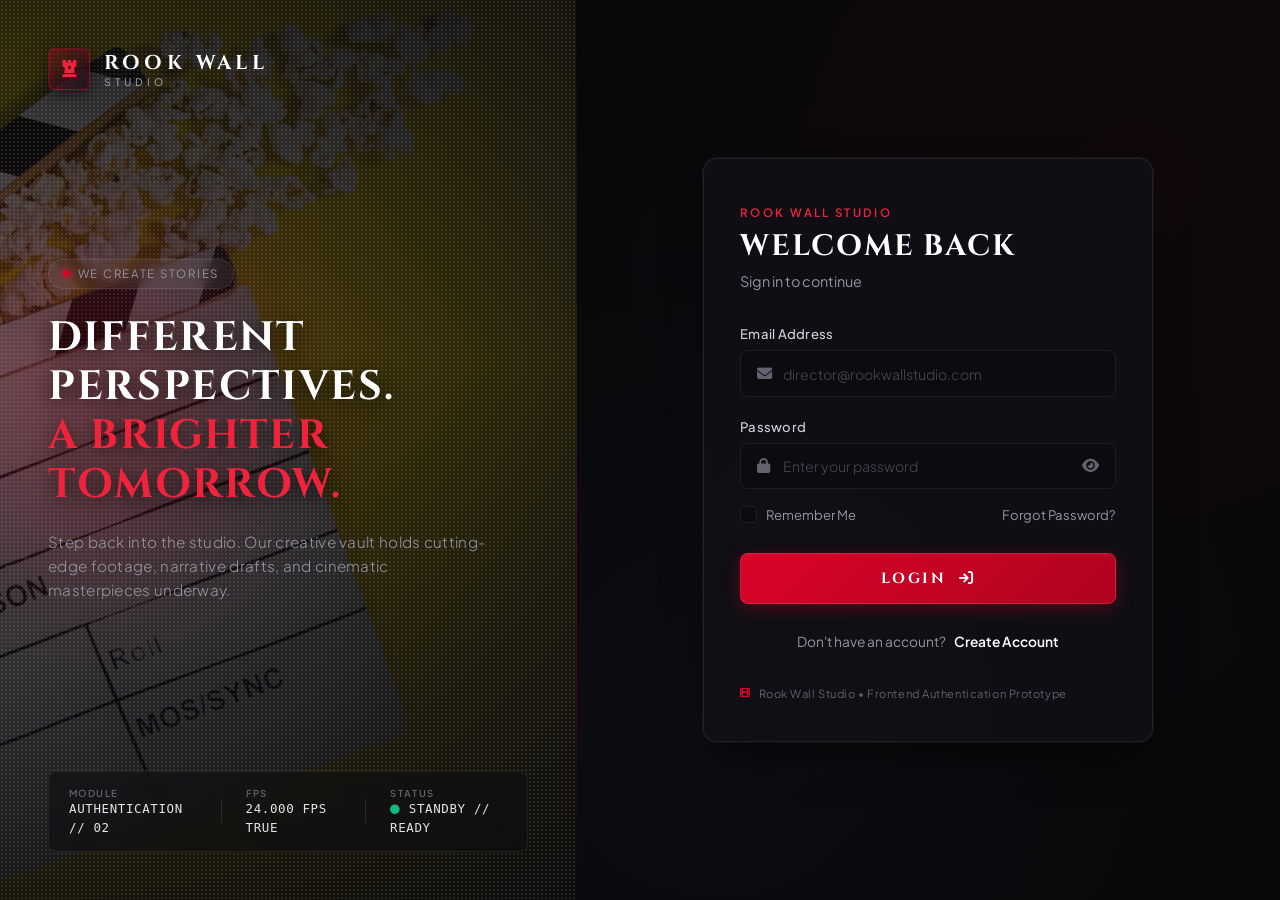
<file: pages/dashboard.html>
<!DOCTYPE html>
<html lang="en" data-theme="dark">
<head>
  <meta charset="UTF-8">
  <meta name="viewport" content="width=device-width, initial-scale=1.0">
  <meta http-equiv="X-UA-Compatible" content="IE=edge">
  <title>Studio Dashboard | ROOK WALL STUDIO</title>
  <meta name="description" content="ROOK WALL STUDIO internal dashboard — track productions, creative activity and studio progress.">

  <!-- Authentication Protection -->
  <script>
    (function () {
      try {
        var session = localStorage.getItem('rookwall_session');
        if (!session) { window.location.replace('../login.html'); }
      } catch (e) { window.location.replace('../login.html'); }
    })();
  </script>

  <!-- Google Fonts -->
  <link rel="preconnect" href="https://fonts.googleapis.com">
  <link rel="preconnect" href="https://fonts.gstatic.com" crossorigin>
  <link href="https://fonts.googleapis.com/css2?family=Cinzel:wght@500;600;700;800&family=Plus+Jakarta+Sans:wght@300;400;500;600;700&display=swap" rel="stylesheet">

  <!-- Font Awesome -->
  <link rel="stylesheet" href="https://cdnjs.cloudflare.com/ajax/libs/font-awesome/6.5.1/css/all.min.css" integrity="sha512-DTOQO9RWCH3ppGqcWaEA1BIZOC6xxalwEsw9c2QQeAIftl+Vegovlnee1c9QX4TctnWMn13TZye+giMm8e2LwA==" crossorigin="anonymous" referrerpolicy="no-referrer" />

  <!-- Stylesheets -->
  <link rel="stylesheet" href="../css/style.css">
  <link rel="stylesheet" href="../css/animations.css">
  <link rel="stylesheet" href="../css/responsive.css">
  <link rel="stylesheet" href="../css/dashboard.css">
</head>
<body>

  <!-- STICKY NAVIGATION -->
  <header class="site-header" id="top">
    <div class="container navbar">
      <a href="../index.html" class="nav-brand" aria-label="ROOK WALL STUDIO Home">
        <div class="brand-icon" aria-hidden="true"><i class="fa-solid fa-chess-rook"></i></div>
        <div class="brand-text-block">
          <span class="brand-text-main">ROOK WALL</span>
          <span class="brand-text-sub">STUDIO</span>
        </div>
      </a>
      <nav class="main-nav" aria-label="Primary Navigation">
        <ul id="navMenu" class="nav-menu">
          <li class="nav-item"><a href="../index.html" class="nav-link">HOME</a></li>
          <li class="nav-item"><a href="productions.html" class="nav-link">PRODUCTIONS</a></li>
          <li class="nav-item"><a href="services.html" class="nav-link">SERVICES</a></li>
          <li class="nav-item"><a href="about.html" class="nav-link">ABOUT</a></li>
        </ul>
      </nav>
      <div class="nav-actions">
        <button type="button" id="notifBtn" class="icon-btn dash-notif-toggle" aria-label="Toggle notifications" aria-expanded="false">
          <i class="fa-regular fa-bell" aria-hidden="true"></i>
          <span class="notif-badge" id="notifCount">4</span>
        </button>
        <div id="notificationPanel" class="notification-panel" role="region" aria-label="Studio Notifications">
          <div class="notif-header">
            <h4 class="notif-title">
              <i class="fa-solid fa-bell" style="color:var(--accent-bright);"></i>
              NOTIFICATIONS
            </h4>
            <button type="button" id="markAllReadBtn" class="notif-mark-read-btn" aria-label="Mark all notifications as read">MARK ALL AS READ</button>
          </div>
          <ul class="notif-list" id="notifList">
            <li class="notif-item notif-unread" data-notif-id="1">
              <i class="fa-solid fa-clapperboard notif-item-icon" aria-hidden="true"></i>
              <div class="notif-item-body">
                <span class="notif-item-title">New production update</span>
                <span class="notif-item-desc">Project Phoenix entered production.</span>
              </div>
              <span class="unread-dot" aria-hidden="true"></span>
            </li>
            <li class="notif-item notif-unread" data-notif-id="2">
              <i class="fa-solid fa-film notif-item-icon" aria-hidden="true"></i>
              <div class="notif-item-body">
                <span class="notif-item-title">Trailer published</span>
                <span class="notif-item-desc">The Horizon trailer is now available.</span>
              </div>
              <span class="unread-dot" aria-hidden="true"></span>
            </li>
            <li class="notif-item notif-unread" data-notif-id="3">
              <i class="fa-solid fa-user notif-item-icon" aria-hidden="true"></i>
              <div class="notif-item-body">
                <span class="notif-item-title">New application</span>
                <span class="notif-item-desc">A creative team application was received.</span>
              </div>
              <span class="unread-dot" aria-hidden="true"></span>
            </li>
            <li class="notif-item notif-unread" data-notif-id="4">
              <i class="fa-solid fa-calendar notif-item-icon" aria-hidden="true"></i>
              <div class="notif-item-body">
                <span class="notif-item-title">Production meeting</span>
                <span class="notif-item-desc">Upcoming studio meeting scheduled.</span>
              </div>
              <span class="unread-dot" aria-hidden="true"></span>
            </li>
          </ul>
        </div>
        <button type="button" id="themeToggleBtn" class="icon-btn" aria-label="Switch Theme">
          <i class="fa-solid fa-moon" aria-hidden="true"></i>
        </button>
        <a href="../login.html" id="navAuthBtn" class="nav-auth-btn">
          <i class="fa-solid fa-arrow-right-to-bracket" aria-hidden="true"></i>
          <span>LOGIN</span>
        </a>
        <button type="button" id="hamburgerBtn" class="hamburger-btn" aria-label="Toggle navigation menu" aria-expanded="false">
          <span class="hamburger-line"></span>
          <span class="hamburger-line"></span>
          <span class="hamburger-line"></span>
        </button>
      </div>
    </div>
  </header>

  <!-- DASHBOARD HERO -->
  <section class="dash-hero" aria-label="Dashboard Header">
    <div class="dash-hero-bg" role="img" aria-label="Cinematic studio background"></div>
    <div class="dash-hero-overlay"></div>
    <div class="container dash-hero-content">
      <div class="dash-hero-left">
        <div class="dash-eyebrow">
          <i class="fa-solid fa-gauge-high" aria-hidden="true"></i>
          <span>STUDIO CONTROL PANEL</span>
        </div>
        <h1 class="dash-hero-title">STUDIO DASHBOARD</h1>
        <p class="dash-hero-subtitle">"Your production activity at a glance."</p>
      </div>
      <div class="dash-hero-right">
        <div class="dash-datetime-card" aria-live="polite" aria-label="Current date and time">
          <div class="dash-date" id="dashDate">LOADING...</div>
          <div class="dash-time" id="dashTime">00:00:00</div>
          <div class="dash-datetime-label">STUDIO TIME &bull; LIVE</div>
        </div>
      </div>
    </div>
  </section>

  <!-- MAIN DASHBOARD -->
  <main class="dash-main">
    <div class="container">

      <!-- TOP ROW: Welcome + Quick Actions -->
      <div class="dash-top-row">
        <article class="dash-welcome-card reveal-on-scroll" aria-label="Welcome panel">
          <div class="dash-welcome-bg" aria-hidden="true"></div>
          <div class="dash-welcome-overlay" aria-hidden="true"></div>
          <div class="dash-welcome-body">
            <div class="dash-welcome-tag">
              <i class="fa-solid fa-chess-rook" aria-hidden="true"></i>
              ROOK WALL STUDIO
            </div>
            <h2 class="dash-welcome-title">WELCOME BACK</h2>
            <p class="dash-welcome-desc">Track productions, creative activity and studio progress from one place.</p>
            <a href="productions.html" class="dash-welcome-btn" aria-label="View all productions">
              <span>VIEW PRODUCTIONS</span>
              <i class="fa-solid fa-arrow-right" aria-hidden="true"></i>
            </a>
          </div>
        </article>

        <aside class="dash-quick-actions reveal-on-scroll" aria-label="Quick Actions">
          <h2 class="dash-section-title"><i class="fa-solid fa-bolt" aria-hidden="true"></i> QUICK ACTIONS</h2>
          <div class="quick-actions-grid">
            <a href="contact.html" class="quick-action-btn qa-primary" aria-label="Start a new project">
              <i class="fa-solid fa-plus" aria-hidden="true"></i><span>NEW PROJECT</span>
            </a>
            <a href="productions.html" class="quick-action-btn" aria-label="View all productions">
              <i class="fa-solid fa-film" aria-hidden="true"></i><span>VIEW PRODUCTIONS</span>
            </a>
            <a href="gallery.html" class="quick-action-btn" aria-label="Open Studio Archive">
              <i class="fa-solid fa-photo-film" aria-hidden="true"></i><span>STUDIO ARCHIVE</span>
            </a>
            <a href="careers.html" class="quick-action-btn" aria-label="Join our team">
              <i class="fa-solid fa-users" aria-hidden="true"></i><span>JOIN OUR TEAM</span>
            </a>
            <a href="contact.html" class="quick-action-btn" aria-label="Contact the studio">
              <i class="fa-solid fa-paper-plane" aria-hidden="true"></i><span>CONTACT STUDIO</span>
            </a>
          </div>
        </aside>
      </div>

      <!-- STATS SECTION -->
      <section class="dash-stats-section" id="statsSection" aria-label="Studio Statistics">
        <div class="dash-section-header reveal-on-scroll">
          <h2 class="dash-section-title"><i class="fa-solid fa-chart-line" aria-hidden="true"></i> STUDIO AT A GLANCE</h2>
          <p class="dash-section-subtitle">Live production metrics updated automatically.</p>
        </div>
        <div class="stats-cards-grid">
          <div class="stat-dash-card reveal-on-scroll" role="region" aria-label="Total Productions">
            <div class="stat-dash-icon" aria-hidden="true"><i class="fa-solid fa-film"></i></div>
            <div class="stat-dash-value"><span class="js-counter" data-target="50" data-suffix="">0</span></div>
            <div class="stat-dash-label">Total Productions</div>
            <div class="stat-dash-trend"><i class="fa-solid fa-arrow-trend-up" aria-hidden="true"></i> +8 this year</div>
          </div>
          <div class="stat-dash-card reveal-on-scroll" role="region" aria-label="Active Productions">
            <div class="stat-dash-icon accent-green" aria-hidden="true"><i class="fa-solid fa-circle-play"></i></div>
            <div class="stat-dash-value"><span class="js-counter" data-target="12" data-suffix="">0</span></div>
            <div class="stat-dash-label">Active Productions</div>
            <div class="stat-dash-trend"><i class="fa-solid fa-arrow-trend-up" aria-hidden="true"></i> Currently in progress</div>
          </div>
          <div class="stat-dash-card reveal-on-scroll" role="region" aria-label="Creative Members">
            <div class="stat-dash-icon accent-blue" aria-hidden="true"><i class="fa-solid fa-people-group"></i></div>
            <div class="stat-dash-value"><span class="js-counter" data-target="100" data-suffix="">0</span></div>
            <div class="stat-dash-label">Creative Members</div>
            <div class="stat-dash-trend"><i class="fa-solid fa-arrow-trend-up" aria-hidden="true"></i> +14 this quarter</div>
          </div>
          <div class="stat-dash-card reveal-on-scroll" role="region" aria-label="Awards">
            <div class="stat-dash-icon accent-gold" aria-hidden="true"><i class="fa-solid fa-trophy"></i></div>
            <div class="stat-dash-value"><span class="js-counter" data-target="10" data-suffix="">0</span></div>
            <div class="stat-dash-label">Awards</div>
            <div class="stat-dash-trend"><i class="fa-solid fa-star" aria-hidden="true"></i> International recognition</div>
          </div>
          <div class="stat-dash-card reveal-on-scroll" role="region" aria-label="Global Audience">
            <div class="stat-dash-icon" aria-hidden="true"><i class="fa-solid fa-globe"></i></div>
            <div class="stat-dash-value"><span class="js-counter" data-target="1" data-suffix="M+">0</span></div>
            <div class="stat-dash-label">Global Audience</div>
            <div class="stat-dash-trend"><i class="fa-solid fa-arrow-trend-up" aria-hidden="true"></i> Growing worldwide</div>
          </div>
          <div class="stat-dash-card reveal-on-scroll" role="region" aria-label="Pending Tasks">
            <div class="stat-dash-icon accent-warn" aria-hidden="true"><i class="fa-solid fa-list-check"></i></div>
            <div class="stat-dash-value"><span class="js-counter" data-target="06" data-suffix="">00</span></div>
            <div class="stat-dash-label">Pending Tasks</div>
            <div class="stat-dash-trend"><i class="fa-solid fa-clock" aria-hidden="true"></i> Needs attention</div>
          </div>
        </div>
      </section>

      <!-- MID ROW: Production Status + Featured Production -->
      <div class="dash-mid-row">
        <section class="dash-productions-status reveal-on-scroll" aria-label="Production Status">
          <div class="dash-section-header">
            <h2 class="dash-section-title"><i class="fa-solid fa-bars-progress" aria-hidden="true"></i> PRODUCTION STATUS</h2>
          </div>
          <div class="prod-status-list" id="prodStatusList">

            <article class="prod-status-card" data-project="phoenix" tabindex="0"
              aria-label="Project Phoenix — click to expand details" aria-expanded="false">
              <div class="prod-status-header">
                <div class="prod-status-meta">
                  <h3 class="prod-status-name">PROJECT PHOENIX</h3>
                  <span class="prod-status-stage stage-production">Pre-production / Production</span>
                </div>
                <div class="prod-status-pct">80%</div>
              </div>
              <div class="prod-progress-wrap" data-tooltip="Project Phoenix — 80% complete"
                role="progressbar" aria-valuenow="80" aria-valuemin="0" aria-valuemax="100">
                <div class="prod-progress-bar" data-width="80"></div>
              </div>
              <div class="prod-status-detail" aria-hidden="true">
                <dl class="prod-detail-grid">
                  <dt>Project</dt><dd>PROJECT PHOENIX</dd>
                  <dt>Stage</dt><dd>Production</dd>
                  <dt>Progress</dt><dd>80%</dd>
                  <dt>Director</dt><dd>Arjun Varma</dd>
                  <dt>Producer</dt><dd>Rook Wall Studio</dd>
                  <dt>Next Milestone</dt><dd>Principal photography</dd>
                </dl>
              </div>
            </article>

            <article class="prod-status-card" data-project="horizon" tabindex="0"
              aria-label="The Horizon — click to expand details" aria-expanded="false">
              <div class="prod-status-header">
                <div class="prod-status-meta">
                  <h3 class="prod-status-name">THE HORIZON</h3>
                  <span class="prod-status-stage stage-active">Production</span>
                </div>
                <div class="prod-status-pct">65%</div>
              </div>
              <div class="prod-progress-wrap" data-tooltip="The Horizon — 65% complete"
                role="progressbar" aria-valuenow="65" aria-valuemin="0" aria-valuemax="100">
                <div class="prod-progress-bar" data-width="65"></div>
              </div>
              <div class="prod-status-detail" aria-hidden="true">
                <dl class="prod-detail-grid">
                  <dt>Project</dt><dd>The Horizon</dd>
                  <dt>Stage</dt><dd>Production</dd>
                  <dt>Progress</dt><dd>65%</dd>
                  <dt>Director</dt><dd>Divya Rajan</dd>
                  <dt>Producer</dt><dd>Suresh Natarajan</dd>
                  <dt>Next Milestone</dt><dd>Wrap of principal photography — Nov 2026</dd>
                </dl>
              </div>
            </article>

            <article class="prod-status-card" data-project="echoes" tabindex="0"
              aria-label="Echoes — click to expand details" aria-expanded="false">
              <div class="prod-status-header">
                <div class="prod-status-meta">
                  <h3 class="prod-status-name">ECHOES</h3>
                  <span class="prod-status-stage stage-post">Post-production</span>
                </div>
                <div class="prod-status-pct">45%</div>
              </div>
              <div class="prod-progress-wrap" data-tooltip="Echoes — 45% complete"
                role="progressbar" aria-valuenow="45" aria-valuemin="0" aria-valuemax="100">
                <div class="prod-progress-bar" data-width="45"></div>
              </div>
              <div class="prod-status-detail" aria-hidden="true">
                <dl class="prod-detail-grid">
                  <dt>Project</dt><dd>Echoes</dd>
                  <dt>Stage</dt><dd>Post-production</dd>
                  <dt>Progress</dt><dd>45%</dd>
                  <dt>Director</dt><dd>Karthik Venkat</dd>
                  <dt>Producer</dt><dd>Ananya Pillai</dd>
                  <dt>Next Milestone</dt><dd>Color Grade Delivery — Dec 2026</dd>
                </dl>
              </div>
            </article>

            <article class="prod-status-card" data-project="midnight" tabindex="0"
              aria-label="Midnight Stories — click to expand details" aria-expanded="false">
              <div class="prod-status-header">
                <div class="prod-status-meta">
                  <h3 class="prod-status-name">MIDNIGHT STORIES</h3>
                  <span class="prod-status-stage stage-dev">Development</span>
                </div>
                <div class="prod-status-pct">30%</div>
              </div>
              <div class="prod-progress-wrap" data-tooltip="Midnight Stories — 30% complete"
                role="progressbar" aria-valuenow="30" aria-valuemin="0" aria-valuemax="100">
                <div class="prod-progress-bar" data-width="30"></div>
              </div>
              <div class="prod-status-detail" aria-hidden="true">
                <dl class="prod-detail-grid">
                  <dt>Project</dt><dd>Midnight Stories</dd>
                  <dt>Stage</dt><dd>Development</dd>
                  <dt>Progress</dt><dd>30%</dd>
                  <dt>Director</dt><dd>Priya Chandran</dd>
                  <dt>Producer</dt><dd>Vijay Balaji</dd>
                  <dt>Next Milestone</dt><dd>Script Lock — Jan 2027</dd>
                </dl>
              </div>
            </article>

          </div>
        </section>

        <aside class="dash-featured-prod reveal-on-scroll" aria-label="Featured Production">
          <div class="dash-section-header">
            <h2 class="dash-section-title"><i class="fa-solid fa-star" aria-hidden="true"></i> FEATURED PRODUCTION</h2>
          </div>
          <div class="featured-prod-card">
            <div class="featured-prod-img-wrap">
              <img src="../assets/images/prod-phoenix.jpg" alt="Project Phoenix film poster" class="featured-prod-img">
              <div class="featured-prod-badge">IN PRODUCTION</div>
            </div>
            <div class="featured-prod-body">
              <h3 class="featured-prod-title">PROJECT PHOENIX</h3>
              <div class="featured-prod-meta-grid">
                <div class="fp-meta-item">
                  <span class="fp-meta-label">Genre</span>
                  <span class="fp-meta-val">Drama / Thriller</span>
                </div>
                <div class="fp-meta-item">
                  <span class="fp-meta-label">Year</span>
                  <span class="fp-meta-val">2026</span>
                </div>
                <div class="fp-meta-item">
                  <span class="fp-meta-label">Status</span>
                  <span class="fp-meta-val status-active">In Production</span>
                </div>
                <div class="fp-meta-item">
                  <span class="fp-meta-label">Rating</span>
                  <span class="fp-meta-val"><i class="fa-solid fa-star" aria-hidden="true" style="color:var(--accent-bright);font-size:0.75rem;"></i> 4.8 / 5</span>
                </div>
              </div>
              <a href="production-details.html?id=phoenix" class="dash-featured-btn" aria-label="View Project Phoenix details">
                <span>VIEW PRODUCTION</span>
                <i class="fa-solid fa-arrow-right" aria-hidden="true"></i>
              </a>
            </div>
          </div>
        </aside>
      </div>

      <!-- BOTTOM ROW: Activity + Performance -->
      <div class="dash-bottom-row">

        <section class="dash-activity reveal-on-scroll" aria-label="Recent Studio Activity">
          <div class="dash-section-header">
            <h2 class="dash-section-title"><i class="fa-solid fa-clock-rotate-left" aria-hidden="true"></i> RECENT STUDIO ACTIVITY</h2>
          </div>
          <ul class="activity-list" role="list">
            <li class="activity-item">
              <div class="activity-icon-wrap activity-icon-red" aria-hidden="true"><i class="fa-solid fa-clapperboard"></i></div>
              <div class="activity-body">
                <p class="activity-title">Project Phoenix moved to production</p>
                <time class="activity-time" datetime="2026-09-05T22:00">2 hours ago</time>
              </div>
            </li>
            <li class="activity-item">
              <div class="activity-icon-wrap activity-icon-blue" aria-hidden="true"><i class="fa-solid fa-video"></i></div>
              <div class="activity-body">
                <p class="activity-title">New trailer uploaded</p>
                <time class="activity-time" datetime="2026-09-05T19:00">5 hours ago</time>
              </div>
            </li>
            <li class="activity-item">
              <div class="activity-icon-wrap activity-icon-green" aria-hidden="true"><i class="fa-solid fa-user-plus"></i></div>
              <div class="activity-body">
                <p class="activity-title">New crew application received</p>
                <time class="activity-time" datetime="2026-09-04">Yesterday</time>
              </div>
            </li>
            <li class="activity-item">
              <div class="activity-icon-wrap activity-icon-red" aria-hidden="true"><i class="fa-solid fa-film"></i></div>
              <div class="activity-body">
                <p class="activity-title">The Horizon entered post-production</p>
                <time class="activity-time" datetime="2026-09-03">2 days ago</time>
              </div>
            </li>
            <li class="activity-item">
              <div class="activity-icon-wrap activity-icon-gold" aria-hidden="true"><i class="fa-solid fa-trophy"></i></div>
              <div class="activity-body">
                <p class="activity-title">Echoes selected for International Film Festival</p>
                <time class="activity-time" datetime="2026-09-01">4 days ago</time>
              </div>
            </li>
          </ul>
        </section>

        <section class="dash-performance reveal-on-scroll" aria-label="Studio Performance">
          <div class="dash-section-header">
            <h2 class="dash-section-title"><i class="fa-solid fa-circle-dot" aria-hidden="true"></i> STUDIO PERFORMANCE</h2>
          </div>
          <div class="perf-list">
            <div class="perf-item">
              <div class="perf-label-row">
                <span class="perf-label">Production Completion</span>
                <span class="perf-pct">78%</span>
              </div>
              <div class="perf-bar-wrap" data-tooltip="Production Completion — 78%"
                role="progressbar" aria-valuenow="78" aria-valuemin="0" aria-valuemax="100" aria-label="Production Completion 78%">
                <div class="perf-bar" data-width="78"></div>
              </div>
            </div>
            <div class="perf-item">
              <div class="perf-label-row">
                <span class="perf-label">Audience Growth</span>
                <span class="perf-pct">64%</span>
              </div>
              <div class="perf-bar-wrap" data-tooltip="Audience Growth — 64%"
                role="progressbar" aria-valuenow="64" aria-valuemin="0" aria-valuemax="100" aria-label="Audience Growth 64%">
                <div class="perf-bar perf-bar-blue" data-width="64"></div>
              </div>
            </div>
            <div class="perf-item">
              <div class="perf-label-row">
                <span class="perf-label">Team Growth</span>
                <span class="perf-pct">82%</span>
              </div>
              <div class="perf-bar-wrap" data-tooltip="Team Growth — 82%"
                role="progressbar" aria-valuenow="82" aria-valuemin="0" aria-valuemax="100" aria-label="Team Growth 82%">
                <div class="perf-bar perf-bar-green" data-width="82"></div>
              </div>
            </div>
            <div class="perf-item">
              <div class="perf-label-row">
                <span class="perf-label">Project Success</span>
                <span class="perf-pct">91%</span>
              </div>
              <div class="perf-bar-wrap" data-tooltip="Project Success Rate — 91%"
                role="progressbar" aria-valuenow="91" aria-valuemin="0" aria-valuemax="100" aria-label="Project Success Rate 91%">
                <div class="perf-bar perf-bar-gold" data-width="91"></div>
              </div>
            </div>
          </div>
          <blockquote class="dash-perf-quote">
            <i class="fa-solid fa-quote-left" aria-hidden="true"></i>
            Stories told, milestones achieved.
          </blockquote>
        </section>

      </div><!-- /.dash-bottom-row -->

      <!-- STUDIO CUSTOMISE PANEL — input[type=color] + input[type=range] HTML5 demonstration -->
      <section class="dash-customise-panel reveal-on-scroll" aria-labelledby="customise-heading" style="margin-top:2.5rem; padding:2rem; background:var(--bg-card,rgba(255,255,255,0.04)); border:1px solid rgba(255,255,255,0.08); border-radius:12px;">
        <div class="dash-section-header" style="margin-bottom:1.5rem;">
          <h2 class="dash-section-title" id="customise-heading"><i class="fa-solid fa-palette" aria-hidden="true"></i> STUDIO UI CUSTOMISE</h2>
          <p class="dash-section-subtitle">Personalise your dashboard accent colour and brightness.</p>
        </div>
        <div style="display:flex; flex-wrap:wrap; gap:2rem; align-items:center;">

          <!-- input[type=color] -->
          <div style="display:flex; flex-direction:column; gap:0.5rem;">
            <label for="accentColorPicker" style="font-size:0.78rem; letter-spacing:0.08em; color:var(--text-secondary);">ACCENT COLOUR</label>
            <input
              type="color"
              id="accentColorPicker"
              name="accentColor"
              value="#e63946"
              style="width:52px; height:38px; border:none; border-radius:6px; cursor:pointer; background:transparent;"
              aria-label="Pick studio accent colour"
            >
          </div>

          <!-- input[type=range] -->
          <div style="display:flex; flex-direction:column; gap:0.5rem; flex:1; min-width:180px;">
            <label for="uiBrightness" style="font-size:0.78rem; letter-spacing:0.08em; color:var(--text-secondary);">
              UI BRIGHTNESS — <span id="brightnessVal">100</span>%
            </label>
            <input
              type="range"
              id="uiBrightness"
              name="uiBrightness"
              min="60"
              max="100"
              value="100"
              step="5"
              style="width:100%; accent-color:var(--accent-bright,#e63946);"
              aria-label="Adjust UI brightness"
              aria-valuemin="60"
              aria-valuemax="100"
              aria-valuenow="100"
            >
          </div>

          <button type="button" id="resetCustomiseBtn" class="btn btn-outline" style="padding:0.55rem 1.2rem; font-size:0.78rem;" aria-label="Reset UI customisations to defaults">
            <i class="fa-solid fa-rotate-left" aria-hidden="true"></i> RESET
          </button>
        </div>
      </section>

    </div><!-- /.container -->
  </main>

  <!-- FOOTER -->
  <footer class="site-footer">
    <div class="container">
      <div class="footer-top-grid">
        <div class="footer-col">
          <a href="../index.html" class="nav-brand" aria-label="ROOK WALL STUDIO Home">
            <div class="brand-icon" aria-hidden="true"><i class="fa-solid fa-chess-rook"></i></div>
            <div class="brand-text-block">
              <span class="brand-text-main">ROOK WALL</span>
              <span class="brand-text-sub">STUDIO</span>
            </div>
          </a>
          <p class="footer-brand-bio">"WE CREATE STORIES."<br>Stories That Stay Forever.</p>
          <div class="footer-clock-box">
            <i class="fa-solid fa-broadcast-tower footer-clock-icon" aria-hidden="true"></i>
            <div class="clock-text-wrap">
              <span class="clock-label">STUDIO STATUS &bull; LIVE</span>
              <div class="clock-display">
                <span id="liveDate">05 SEP 2026</span> &bull; <span id="liveTime">00:00:00</span>
              </div>
            </div>
          </div>
        </div>
        <div class="footer-col">
          <h4 class="footer-col-title">Quick Links</h4>
          <ul class="footer-nav-list">
            <li><a href="../index.html" class="footer-nav-link">Home</a></li>
            <li><a href="productions.html" class="footer-nav-link">Productions</a></li>
            <li><a href="services.html" class="footer-nav-link">Services</a></li>
            <li><a href="about.html" class="footer-nav-link">About</a></li>
            <li><a href="contact.html" class="footer-nav-link">Contact</a></li>
          </ul>
        </div>
        <div class="footer-col">
          <h4 class="footer-col-title">Follow Us</h4>
          <ul class="footer-nav-list">
            <li><a href="https://instagram.com" target="_blank" rel="noopener noreferrer" class="footer-nav-link"><i class="fa-brands fa-instagram" style="width:20px;"></i> Instagram</a></li>
            <li><a href="https://youtube.com" target="_blank" rel="noopener noreferrer" class="footer-nav-link"><i class="fa-brands fa-youtube" style="width:20px;"></i> YouTube</a></li>
            <li><a href="https://linkedin.com" target="_blank" rel="noopener noreferrer" class="footer-nav-link"><i class="fa-brands fa-linkedin-in" style="width:20px;"></i> LinkedIn</a></li>
          </ul>
        </div>
        <div class="footer-col">
          <h4 class="footer-col-title">Student Information</h4>
          <div class="student-info-card">
            <div>
              <span class="student-label">Designed &amp; Developed by:</span>
              <div class="student-val">[STUDENT NAME]</div>
            </div>
            <div style="margin-top:0.5rem;">
              <span class="student-label">Register Number:</span>
              <div class="student-val">[REGISTER NUMBER]</div>
            </div>
          </div>
        </div>
      </div>
      <div class="footer-bottom">
        <div>&copy; 2026 ROOK WALL STUDIO. All Rights Reserved.</div>
        <div>Cinema In Motion &bull; Coimbatore, Tamil Nadu</div>
      </div>
    </div>
  </footer>

  <button type="button" id="scrollTopBtn" class="scroll-top-btn" aria-label="Scroll to top of page">
    <i class="fa-solid fa-arrow-up" aria-hidden="true"></i>
  </button>

  <script src="../js/dashboard.js"></script>
</body>
</html>
</file>
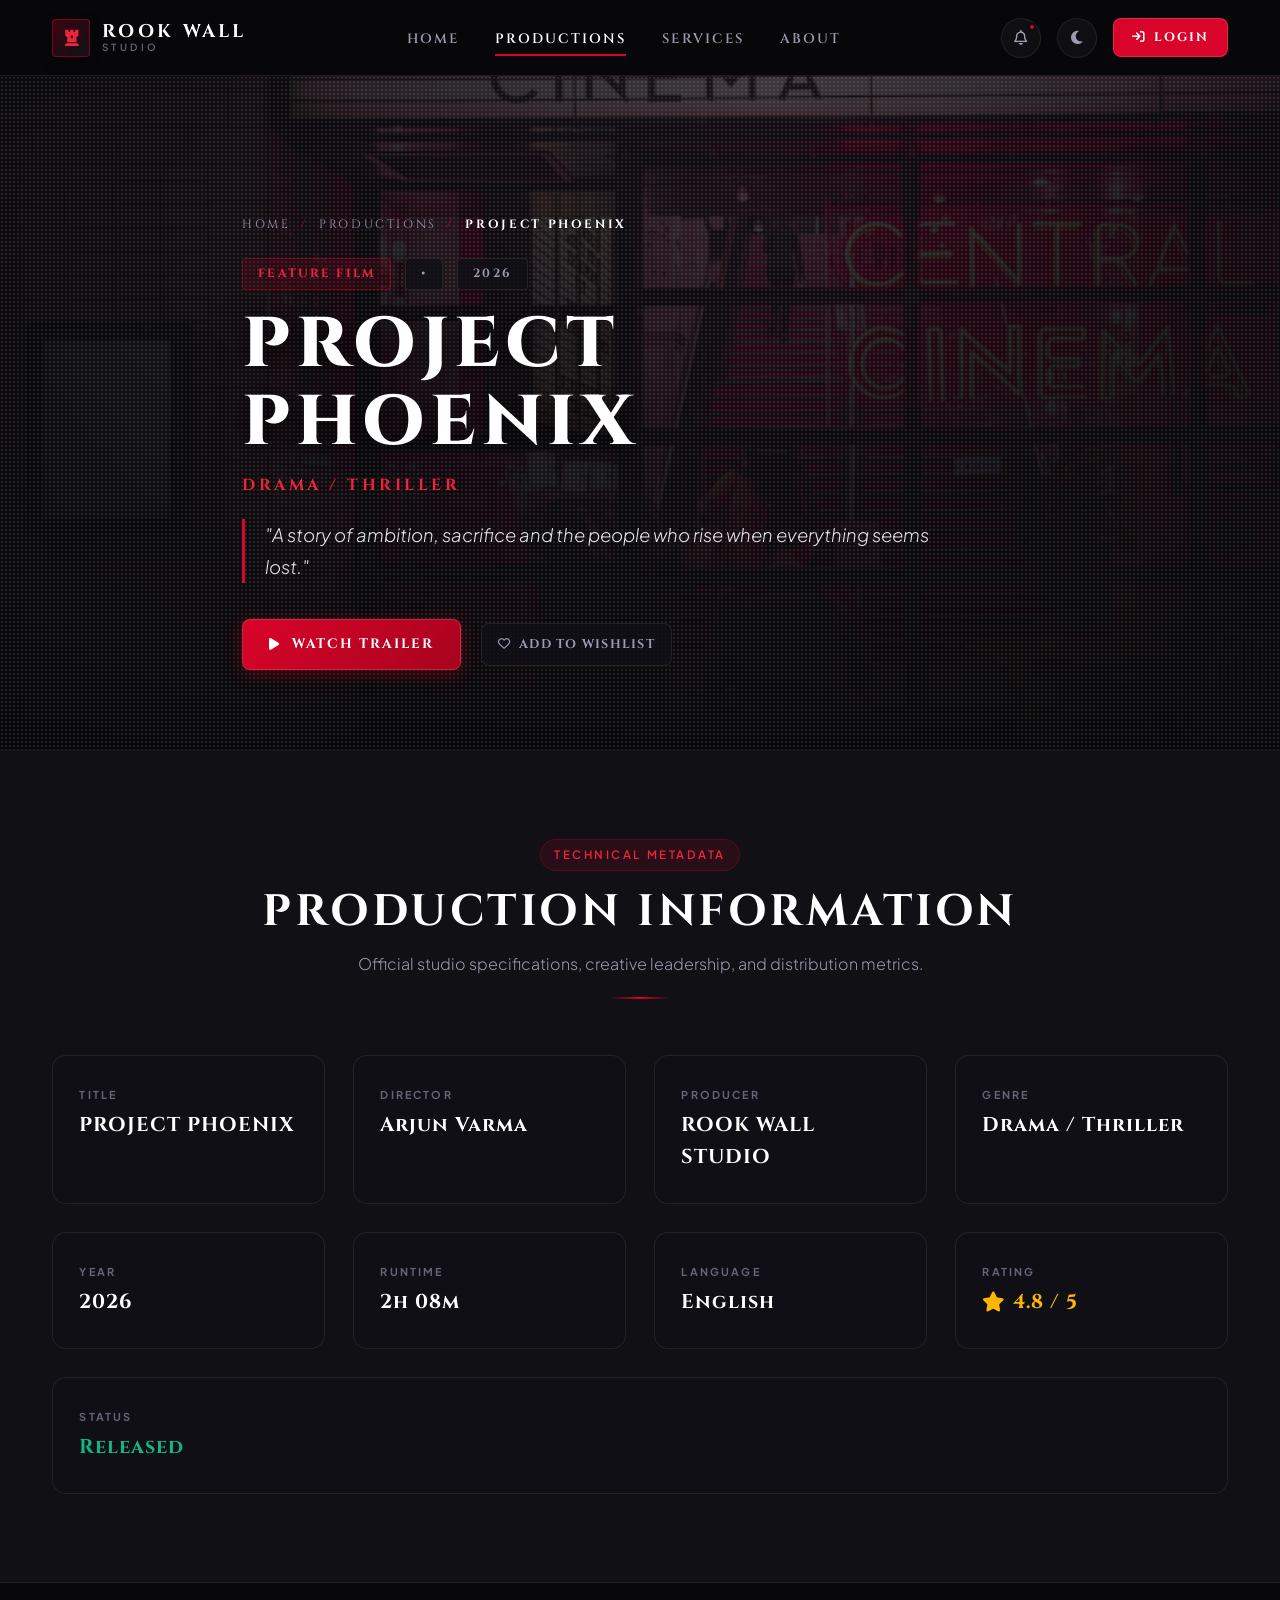
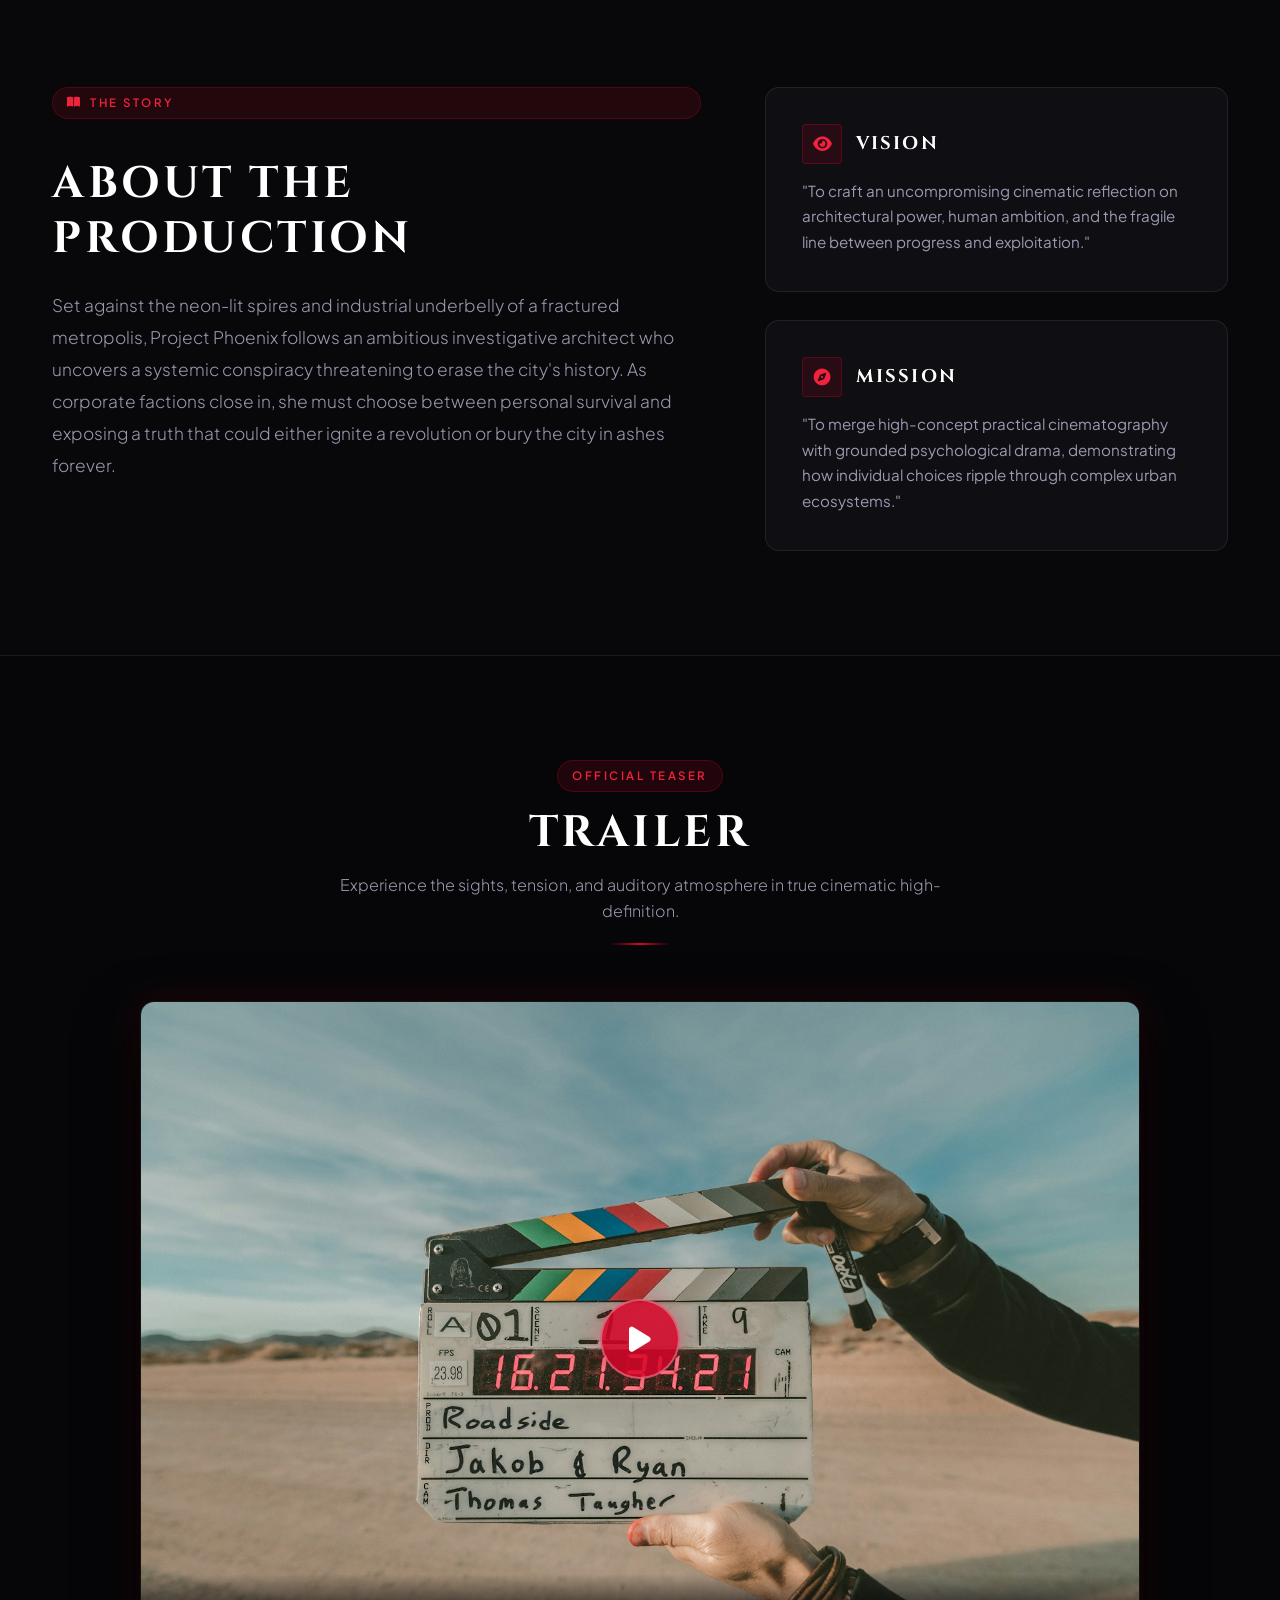
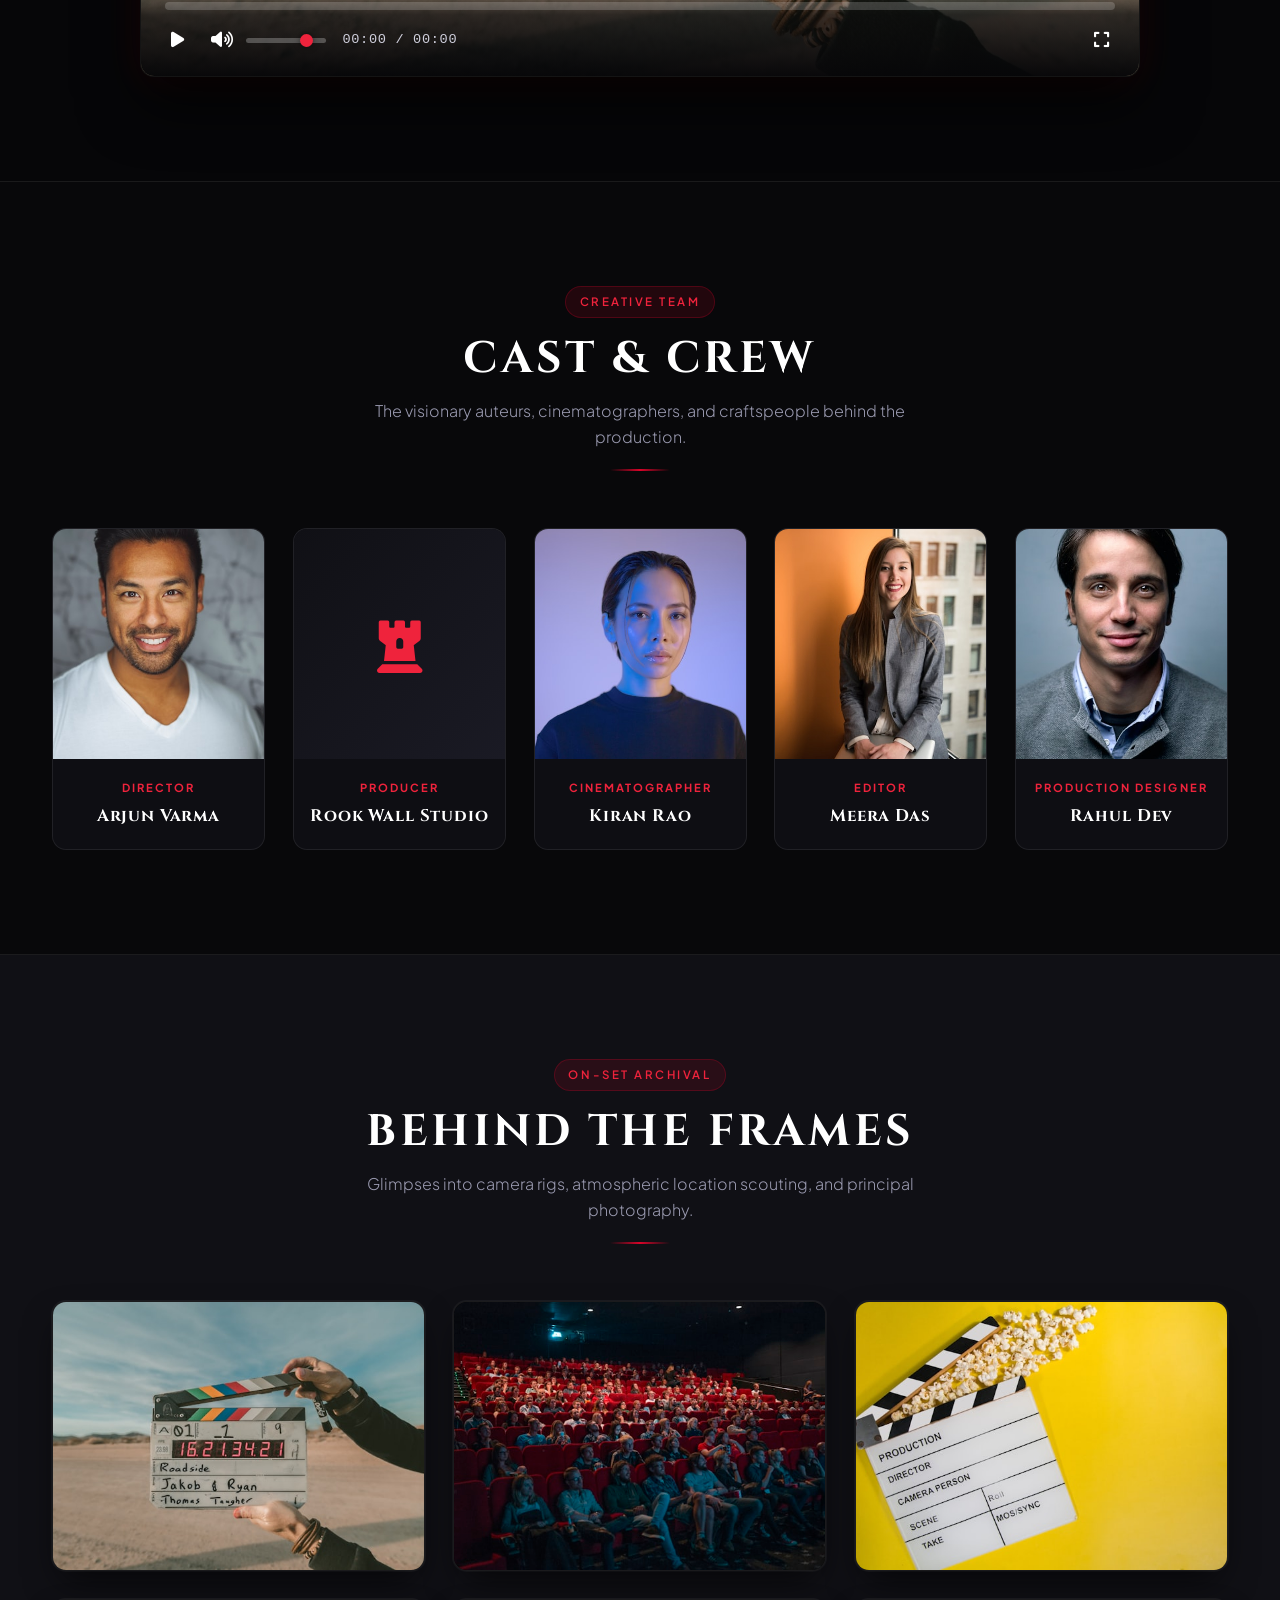
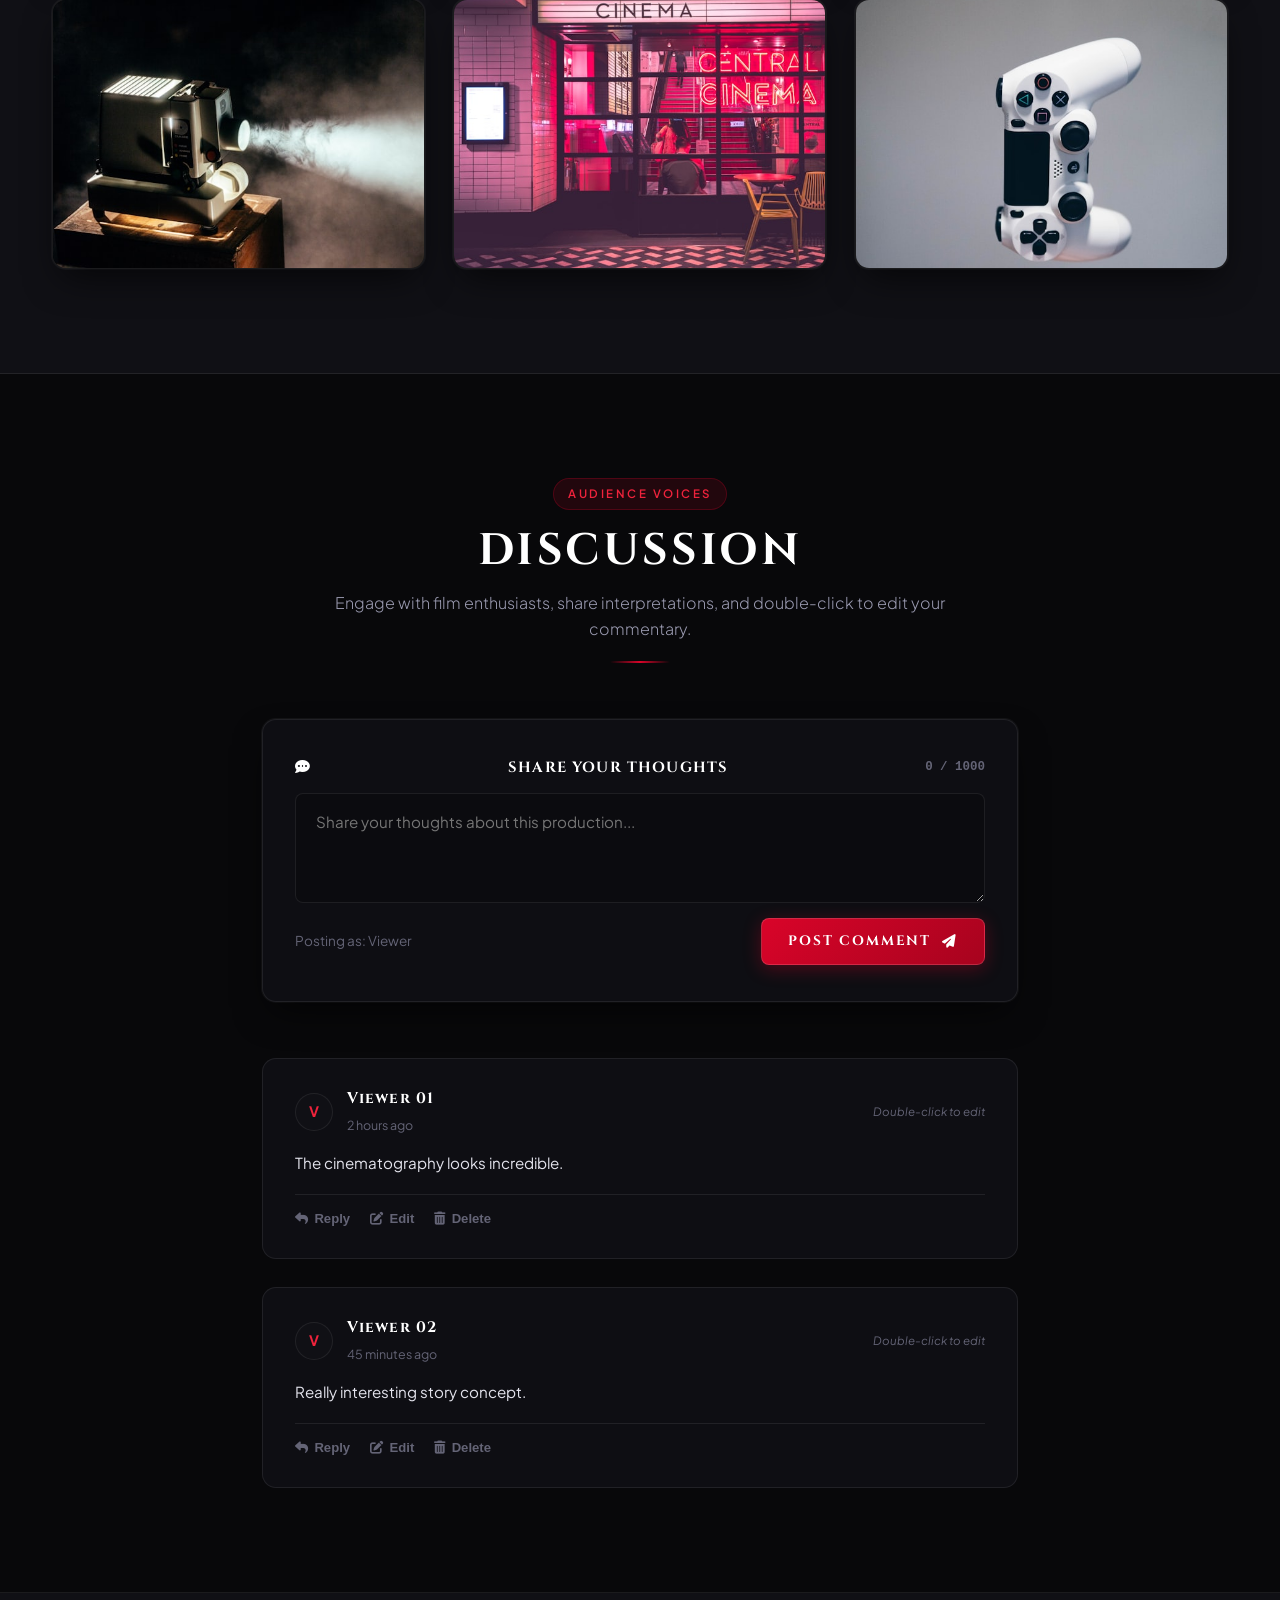
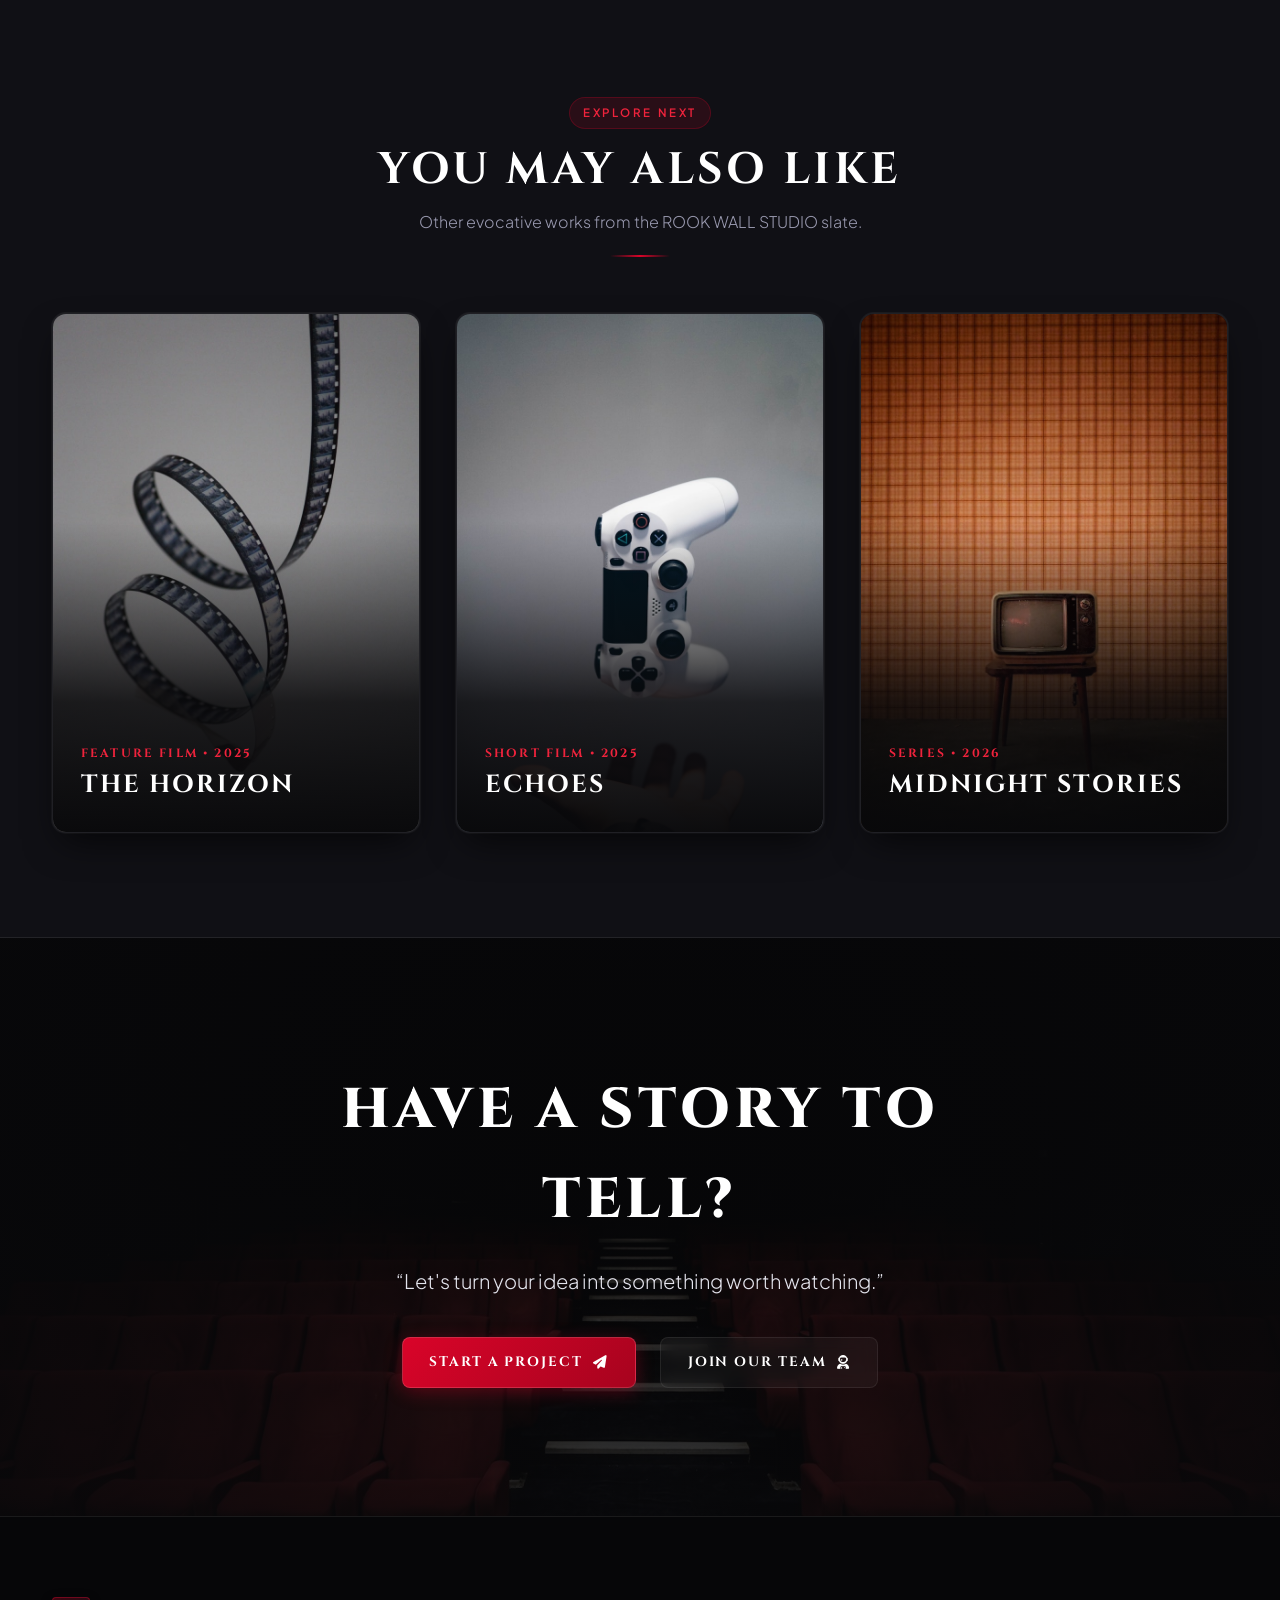
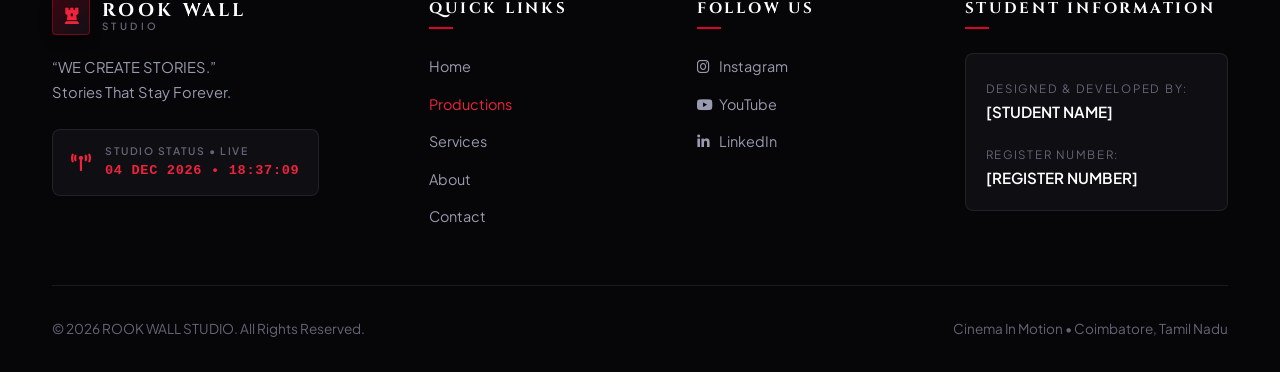
<file: pages/production-details.html>
<!DOCTYPE html>
<html lang="en" data-theme="dark">
<head>
  <meta charset="UTF-8">
  <meta name="viewport" content="width=device-width, initial-scale=1.0">
  <meta http-equiv="X-UA-Compatible" content="IE=edge">
  <title>Production Details | ROOK WALL STUDIO</title>
  <meta name="description" content="Detailed overview, trailer, cast and crew, behind-the-scenes gallery, and discussion for Rook Wall Studio productions.">

  <!-- Google Fonts: Cinzel (Cinematic Serif) & Plus Jakarta Sans (Modern Clean UI) -->
  <link rel="preconnect" href="https://fonts.googleapis.com">
  <link rel="preconnect" href="https://fonts.gstatic.com" crossorigin>
  <link href="https://fonts.googleapis.com/css2?family=Cinzel:wght@500;600;700;800&family=Plus+Jakarta+Sans:wght@300;400;500;600;700&display=swap" rel="stylesheet">

  <!-- Font Awesome 6 for High Fidelity Vector Icons -->
  <link rel="stylesheet" href="https://cdnjs.cloudflare.com/ajax/libs/font-awesome/6.5.1/css/all.min.css" integrity="sha512-DTOQO9RWCH3ppGqcWaEA1BIZOC6xxalwEsw9c2QQeAIftl+Vegovlnee1c9QX4TctnWMn13TZye+giMm8e2LwA==" crossorigin="anonymous" referrerpolicy="no-referrer" />

  <!-- Core & Page Specific Stylesheets -->
  <link rel="stylesheet" href="../css/style.css">
  <link rel="stylesheet" href="../css/animations.css">
  <link rel="stylesheet" href="../css/productions.css">
  <link rel="stylesheet" href="../css/production-details.css">
  <link rel="stylesheet" href="../css/responsive.css">
</head>
<body>

  <!-- ====================================================================
       1. NAVIGATION BAR (STICKY)
       ==================================================================== -->
  <header class="site-header">
    <div class="container navbar">
      
      <!-- LEFT: Logo & Brand Lockup -->
      <a href="../index.html" class="nav-brand" aria-label="ROOK WALL STUDIO Home">
        <div class="brand-icon" aria-hidden="true">
          <i class="fa-solid fa-chess-rook"></i>
        </div>
        <div class="brand-text-block">
          <span class="brand-text-main">ROOK WALL</span>
          <span class="brand-text-sub">STUDIO</span>
        </div>
      </a>

      <!-- CENTER: Main Navigation Links (PRODUCTIONS highlighted as active) -->
      <nav class="main-nav" aria-label="Primary Navigation">
        <ul id="navMenu" class="nav-menu">
          <li class="nav-item">
            <a href="../index.html" class="nav-link">HOME</a>
          </li>
          <li class="nav-item">
            <a href="productions.html" class="nav-link active" aria-current="page">PRODUCTIONS</a>
          </li>
          <li class="nav-item">
            <a href="services.html" class="nav-link">SERVICES</a>
          </li>
          <li class="nav-item">
            <a href="about.html" class="nav-link">ABOUT</a>
          </li>
        </ul>
      </nav>

      <!-- RIGHT: Notification, Theme Toggle & Login/Logout Action -->
      <div class="nav-actions">
        <!-- 🔔 Notification Toggle Button -->
        <button type="button" id="notifBtn" class="icon-btn" aria-label="Toggle notifications" aria-expanded="false">
          <i class="fa-regular fa-bell" aria-hidden="true"></i>
          <span class="notif-badge" aria-hidden="true"></span>
        </button>

        <!-- Notification Flyout Panel -->
        <div id="notificationPanel" class="notification-panel" role="region" aria-label="Studio Announcements">
          <div class="notif-header">
            <h4 class="notif-title">
              <i class="fa-solid fa-bullhorn" style="color:var(--accent-bright);"></i>
              NOTIFICATIONS
            </h4>
            <span style="font-size:0.7rem; color:var(--text-muted); text-transform:uppercase;">Live Feed</span>
          </div>
          <ul class="notif-list">
            <li class="notif-item">
              <i class="fa-solid fa-clapperboard notif-item-icon" aria-hidden="true"></i>
              <span>🎬 New production announced: <strong>Project Phoenix</strong></span>
            </li>
            <li class="notif-item">
              <i class="fa-solid fa-masks-theater notif-item-icon" aria-hidden="true"></i>
              <span>🎭 Casting applications are open for 2026 slate</span>
            </li>
            <li class="notif-item">
              <i class="fa-solid fa-film notif-item-icon" aria-hidden="true"></i>
              <span>🎥 New trailer coming soon: <strong>The Horizon</strong></span>
            </li>
          </ul>
        </div>

        <!-- 🌙 Theme Toggle Button -->
        <button type="button" id="themeToggleBtn" class="icon-btn" aria-label="Switch Theme">
          <i class="fa-solid fa-moon" aria-hidden="true"></i>
        </button>

        <!-- Dynamic Auth Button (LOGIN / LOGOUT) -->
        <a href="../login.html" id="navAuthBtn" class="nav-auth-btn">
          <i class="fa-solid fa-arrow-right-to-bracket" aria-hidden="true"></i>
          <span>LOGIN</span>
        </a>

        <!-- Mobile Hamburger Toggle Button -->
        <button type="button" id="hamburgerBtn" class="hamburger-btn" aria-label="Toggle navigation menu" aria-expanded="false">
          <span class="hamburger-line"></span>
          <span class="hamburger-line"></span>
          <span class="hamburger-line"></span>
        </button>
      </div>

    </div>
  </header>

  <!-- ====================================================================
       2. CINEMATIC HERO SECTION
       ==================================================================== -->
  <section class="details-hero-section" id="productionHero">
    <div class="details-hero-bg-wrap">
      <div id="heroBg" class="details-hero-bg-img" role="img" aria-label="Production cinematic backdrop"></div>
      <div class="details-hero-gradient"></div>
      <div class="details-hero-grain"></div>
    </div>

    <div class="container details-hero-content">
      <!-- Breadcrumb Navigation -->
      <nav class="breadcrumb-wrap anim-fade-in" aria-label="Breadcrumb">
        <a href="../index.html" class="breadcrumb-link">HOME</a>
        <span class="breadcrumb-separator">/</span>
        <a href="productions.html" class="breadcrumb-link">PRODUCTIONS</a>
        <span class="breadcrumb-separator">/</span>
        <span id="breadcrumbCurrent" class="breadcrumb-current">PROJECT PHOENIX</span>
      </nav>

      <!-- Category & Year Pill Row -->
      <div class="details-hero-meta-row anim-fade-in" style="animation-delay: 0.1s;">
        <span id="heroCategory" class="details-meta-badge accent">FEATURE FILM</span>
        <span class="details-meta-badge">&bull;</span>
        <span id="heroYear" class="details-meta-badge">2026</span>
      </div>

      <!-- Production Title -->
      <h1 id="heroTitle" class="details-hero-title anim-slide-up" style="animation-delay: 0.15s;">
        PROJECT PHOENIX
      </h1>

      <!-- Genre -->
      <div id="heroGenre" class="details-hero-genre anim-slide-up" style="animation-delay: 0.2s;">
        DRAMA / THRILLER
      </div>

      <!-- Short Description -->
      <p id="heroDesc" class="details-hero-desc anim-slide-up" style="animation-delay: 0.25s;">
        &ldquo;A story of ambition, sacrifice and the people who rise when everything seems lost.&rdquo;
      </p>

      <!-- Hero Action Buttons -->
      <div class="details-hero-actions anim-slide-up" style="animation-delay: 0.3s;">
        <a href="#trailerSection" id="heroWatchTrailerBtn" class="btn btn-primary btn-hover-sweep">
          <i class="fa-solid fa-play" aria-hidden="true"></i>
          <span>WATCH TRAILER</span>
        </a>

        <button type="button" id="heroWishlistBtn" class="btn btn-outline btn-hover-sweep btn-wishlist" aria-label="Add to wishlist" aria-pressed="false">
          <i class="fa-regular fa-heart" aria-hidden="true"></i>
          <span class="wishlist-text">ADD TO WISHLIST</span>
        </button>
      </div>
    </div>
  </section>

  <main>
    <!-- ====================================================================
         3. PRODUCTION INFORMATION SPECS GRID
         ==================================================================== -->
    <section class="prod-info-section" id="productionSpecs">
      <div class="container">
        
        <div class="section-heading-wrap reveal-on-scroll">
          <span class="section-pill">Technical Metadata</span>
          <h2 class="section-title">PRODUCTION INFORMATION</h2>
          <p class="section-subtitle">Official studio specifications, creative leadership, and distribution metrics.</p>
        </div>

        <div class="specs-grid-container reveal-on-scroll">
          
          <!-- TITLE -->
          <div class="spec-data-card">
            <span class="spec-data-label">TITLE</span>
            <div id="specTitle" class="spec-data-value">PROJECT PHOENIX</div>
          </div>

          <!-- DIRECTOR -->
          <div class="spec-data-card">
            <span class="spec-data-label">DIRECTOR</span>
            <div id="specDirector" class="spec-data-value">Arjun Varma</div>
          </div>

          <!-- PRODUCER -->
          <div class="spec-data-card">
            <span class="spec-data-label">PRODUCER</span>
            <div id="specProducer" class="spec-data-value">ROOK WALL STUDIO</div>
          </div>

          <!-- GENRE -->
          <div class="spec-data-card">
            <span class="spec-data-label">GENRE</span>
            <div id="specGenre" class="spec-data-value">Drama / Thriller</div>
          </div>

          <!-- YEAR -->
          <div class="spec-data-card">
            <span class="spec-data-label">YEAR</span>
            <div id="specYear" class="spec-data-value">2026</div>
          </div>

          <!-- RUNTIME -->
          <div class="spec-data-card">
            <span class="spec-data-label">RUNTIME</span>
            <div id="specRuntime" class="spec-data-value">2h 08m</div>
          </div>

          <!-- LANGUAGE -->
          <div class="spec-data-card">
            <span class="spec-data-label">LANGUAGE</span>
            <div id="specLanguage" class="spec-data-value">English</div>
          </div>

          <!-- RATING -->
          <div class="spec-data-card">
            <span class="spec-data-label">RATING</span>
            <div id="specRating" class="spec-data-value rating">
              <i class="fa-solid fa-star"></i> 4.8 / 5
            </div>
          </div>

          <!-- STATUS -->
          <div class="spec-data-card" style="grid-column: 1 / -1;">
            <span class="spec-data-label">STATUS</span>
            <div id="specStatus" class="spec-data-value status">
              <i class="fa-solid fa-circle-check"></i> Released
            </div>
          </div>

        </div>

      </div>
    </section>

    <!-- ====================================================================
         4. SYNOPSIS, VISION & MISSION (SEMANTIC SECTIONS/ARTICLES)
         ==================================================================== -->
    <section class="synopsis-section" id="productionSynopsis">
      <div class="container synopsis-layout">
        
        <!-- Main Synopsis Article -->
        <article class="synopsis-article reveal-on-scroll">
          <div class="section-pill">
            <i class="fa-solid fa-book-open" aria-hidden="true"></i>
            <span>The Story</span>
          </div>

          <h2 class="section-title" style="text-align: left;">ABOUT THE PRODUCTION</h2>

          <p id="synopsisText" class="synopsis-body-text">
            Set against the neon-lit spires and industrial underbelly of a fractured metropolis, Project Phoenix follows an ambitious investigative architect who uncovers a systemic conspiracy threatening to erase the city's history. As corporate factions close in, she must choose between personal survival and exposing a truth that could either ignite a revolution or bury the city in ashes forever.
          </p>
        </article>

        <!-- Vision & Mission Aside -->
        <aside class="vm-cards-column reveal-on-scroll">
          
          <!-- Vision -->
          <div class="vision-mission-box">
            <div class="vm-box-header">
              <div class="vm-box-icon" aria-hidden="true">
                <i class="fa-solid fa-eye"></i>
              </div>
              <h3 class="vm-box-title">VISION</h3>
            </div>
            <p id="visionText" class="vm-box-desc">
              &ldquo;To craft an uncompromising cinematic reflection on architectural power, human ambition, and the fragile line between progress and exploitation.&rdquo;
            </p>
          </div>

          <!-- Mission -->
          <div class="vision-mission-box">
            <div class="vm-box-header">
              <div class="vm-box-icon" aria-hidden="true">
                <i class="fa-solid fa-compass"></i>
              </div>
              <h3 class="vm-box-title">MISSION</h3>
            </div>
            <p id="missionText" class="vm-box-desc">
              &ldquo;To merge high-concept practical cinematography with grounded psychological drama, demonstrating how individual choices ripple through complex urban ecosystems.&rdquo;
            </p>
          </div>

        </aside>

      </div>
    </section>

    <!-- ====================================================================
         5. CUSTOM HTML5 VIDEO PLAYER (TRAILER SECTION - VERY IMPORTANT)
         ==================================================================== -->
    <section class="trailer-section" id="trailerSection">
      <div class="container">
        
        <div class="section-heading-wrap reveal-on-scroll">
          <span class="section-pill">Official Teaser</span>
          <h2 class="section-title">TRAILER</h2>
          <p class="section-subtitle">Experience the sights, tension, and auditory atmosphere in true cinematic high-definition.</p>
        </div>

        <!-- Custom Video Player Wrapper -->
        <div class="video-player-container reveal-on-scroll" id="videoContainer" tabindex="0" aria-label="Custom cinematic video player">
          
          <!-- HTML5 Video Element -->
          <video id="trailerVideo" class="custom-html5-video" preload="metadata" poster="../assets/images/productions-hero-bg.jpg">
            <source src="../assets/videos/trailer.mp4" type="video/mp4">
            Your browser does not support the video tag.
          </video>

          <!-- Big Center Play Button Overlay -->
          <button type="button" id="videoBigPlayBtn" class="video-big-play-btn" aria-label="Play Trailer">
            <i class="fa-solid fa-play"></i>
          </button>

          <!-- Custom Control Bar -->
          <div class="video-controls-bar" id="videoControlsBar">
            
            <!-- Progress Bar with Scrubbing -->
            <div class="video-progress-wrap" id="videoProgressWrap" role="slider" aria-label="Video Progress Bar" aria-valuemin="0" aria-valuemax="100" aria-valuenow="0" tabindex="0">
              <div class="video-progress-bar" id="videoProgressBar">
                <span class="video-progress-scrubber"></span>
              </div>
            </div>

            <!-- Controls Row: Play/Pause, Volume, Time, Fullscreen -->
            <div class="video-controls-row">
              
              <!-- Left: Play/Pause & Volume & Time -->
              <div class="video-controls-left">
                <!-- Play/Pause button -->
                <button type="button" id="playPauseBtn" class="video-ctrl-btn" aria-label="Play video">
                  <i class="fa-solid fa-play"></i>
                </button>

                <!-- Volume control -->
                <div class="volume-control-wrap">
                  <button type="button" id="volumeBtn" class="video-ctrl-btn" aria-label="Mute volume">
                    <i class="fa-solid fa-volume-high"></i>
                  </button>
                  <input type="range" id="volumeSlider" class="volume-slider" min="0" max="1" step="0.05" value="0.8" aria-label="Volume Slider">
                </div>

                <!-- Current Time & Total Duration -->
                <span class="video-time-display" id="videoTimeDisplay">00:00 / 00:00</span>
              </div>

              <!-- Right: Fullscreen -->
              <div class="video-controls-right">
                <button type="button" id="fullscreenBtn" class="video-ctrl-btn" aria-label="Toggle Fullscreen">
                  <i class="fa-solid fa-expand"></i>
                </button>
              </div>

            </div>

          </div>

        </div>

      </div>
    </section>

    <!-- ====================================================================
         6. CAST & CREW SECTION
         ==================================================================== -->
    <section class="crew-section" id="productionCrew">
      <div class="container">
        
        <div class="section-heading-wrap reveal-on-scroll">
          <span class="section-pill">Creative Team</span>
          <h2 class="section-title">CAST &amp; CREW</h2>
          <p class="section-subtitle">The visionary auteurs, cinematographers, and craftspeople behind the production.</p>
        </div>

        <div class="crew-grid">
          
          <!-- 1. Director: Arjun Varma -->
          <article class="crew-card reveal-on-scroll">
            <div class="crew-portrait-wrap">
              <img src="../assets/images/crew/director.jpg" alt="Arjun Varma - Director" class="crew-portrait-img" loading="lazy">
            </div>
            <div class="crew-info-box">
              <div class="crew-role">DIRECTOR</div>
              <h3 class="crew-name">Arjun Varma</h3>
            </div>
          </article>

          <!-- 2. Producer: Rook Wall Studio -->
          <article class="crew-card reveal-on-scroll">
            <div class="crew-portrait-wrap" style="display: flex; align-items: center; justify-content: center; background: linear-gradient(135deg, #101015 0%, #1a1a24 100%);">
              <div style="font-size: 3.5rem; color: var(--accent-bright);">
                <i class="fa-solid fa-chess-rook"></i>
              </div>
            </div>
            <div class="crew-info-box">
              <div class="crew-role">PRODUCER</div>
              <h3 class="crew-name">Rook Wall Studio</h3>
            </div>
          </article>

          <!-- 3. Cinematographer: Kiran Rao -->
          <article class="crew-card reveal-on-scroll">
            <div class="crew-portrait-wrap">
              <img src="../assets/images/crew/cinematographer.jpg" alt="Kiran Rao - Cinematographer" class="crew-portrait-img" loading="lazy">
            </div>
            <div class="crew-info-box">
              <div class="crew-role">CINEMATOGRAPHER</div>
              <h3 class="crew-name">Kiran Rao</h3>
            </div>
          </article>

          <!-- 4. Editor: Meera Das -->
          <article class="crew-card reveal-on-scroll">
            <div class="crew-portrait-wrap">
              <img src="../assets/images/crew/editor.jpg" alt="Meera Das - Editor" class="crew-portrait-img" loading="lazy">
            </div>
            <div class="crew-info-box">
              <div class="crew-role">EDITOR</div>
              <h3 class="crew-name">Meera Das</h3>
            </div>
          </article>

          <!-- 5. Production Designer: Rahul Dev -->
          <article class="crew-card reveal-on-scroll">
            <div class="crew-portrait-wrap">
              <img src="../assets/images/crew/designer.jpg" alt="Rahul Dev - Production Designer" class="crew-portrait-img" loading="lazy">
            </div>
            <div class="crew-info-box">
              <div class="crew-role">PRODUCTION DESIGNER</div>
              <h3 class="crew-name">Rahul Dev</h3>
            </div>
          </article>

        </div>

      </div>
    </section>

    <!-- ====================================================================
         7. BEHIND THE FRAMES (PRODUCTION GALLERY)
         ==================================================================== -->
    <section class="gallery-section" id="productionGallery">
      <div class="container">
        
        <div class="section-heading-wrap reveal-on-scroll">
          <span class="section-pill">On-Set Archival</span>
          <h2 class="section-title">BEHIND THE FRAMES</h2>
          <p class="section-subtitle">Glimpses into camera rigs, atmospheric location scouting, and principal photography.</p>
        </div>

        <div class="gallery-grid">
          
          <!-- Image 1 -->
          <div class="gallery-item-card reveal-on-scroll" tabindex="0">
            <img src="../assets/images/gallery/bts-1.jpg" alt="Behind the scenes 35mm camera rig" class="gallery-photo" loading="lazy">
            <div class="gallery-overlay">
              <span class="gallery-tag">ON SET // 01</span>
              <h3 class="gallery-title">Anamorphic Prime Rig</h3>
            </div>
          </div>

          <!-- Image 2 -->
          <div class="gallery-item-card reveal-on-scroll" tabindex="0">
            <img src="../assets/images/gallery/bts-2.jpg" alt="Auditorium lighting and projection staging" class="gallery-photo" loading="lazy">
            <div class="gallery-overlay">
              <span class="gallery-tag">LIGHTING // 02</span>
              <h3 class="gallery-title">Volumetric Fog &amp; Beam</h3>
            </div>
          </div>

          <!-- Image 3 -->
          <div class="gallery-item-card reveal-on-scroll" tabindex="0">
            <img src="../assets/images/gallery/bts-3.jpg" alt="Studio director monitor and playback" class="gallery-photo" loading="lazy">
            <div class="gallery-overlay">
              <span class="gallery-tag">DIRECTION // 03</span>
              <h3 class="gallery-title">Video Village Playback</h3>
            </div>
          </div>

          <!-- Image 4 -->
          <div class="gallery-item-card reveal-on-scroll" tabindex="0">
            <img src="../assets/images/gallery/bts-4.jpg" alt="Film reel and celluloid sprockets" class="gallery-photo" loading="lazy">
            <div class="gallery-overlay">
              <span class="gallery-tag">ARCHIVE // 04</span>
              <h3 class="gallery-title">Celluloid Inspection</h3>
            </div>
          </div>

          <!-- Image 5 -->
          <div class="gallery-item-card reveal-on-scroll" tabindex="0">
            <img src="../assets/images/gallery/bts-5.jpg" alt="Clapperboard take one" class="gallery-photo" loading="lazy">
            <div class="gallery-overlay">
              <span class="gallery-tag">TAKE // 05</span>
              <h3 class="gallery-title">Synchronized Audio Slate</h3>
            </div>
          </div>

          <!-- Image 6 -->
          <div class="gallery-item-card reveal-on-scroll" tabindex="0">
            <img src="../assets/images/gallery/bts-6.jpg" alt="Camera dolly tracking shot" class="gallery-photo" loading="lazy">
            <div class="gallery-overlay">
              <span class="gallery-tag">DOLLY // 06</span>
              <h3 class="gallery-title">Precision Curved Track</h3>
            </div>
          </div>

        </div>

      </div>
    </section>

    <!-- ====================================================================
         8. DISCUSSION & COMMENTS (EVENT DELEGATION & dblclick EDIT)
         ==================================================================== -->
    <section class="discussion-section" id="productionDiscussion">
      <div class="container discussion-container">
        
        <div class="section-heading-wrap reveal-on-scroll">
          <span class="section-pill">Audience Voices</span>
          <h2 class="section-title">DISCUSSION</h2>
          <p class="section-subtitle">Engage with film enthusiasts, share interpretations, and double-click to edit your commentary.</p>
        </div>

        <!-- Comment Input Form -->
        <div class="comment-form-wrap reveal-on-scroll">
          <form id="commentForm" novalidate>
            <label for="commentInput" class="comment-form-label">
              <i class="fa-solid fa-comment-dots" aria-hidden="true"></i>
              Share your thoughts
              <span id="commentCharCounter" class="comment-char-counter" aria-live="polite"></span>
            </label>
            <textarea 
              id="commentInput" 
              class="comment-input-area" 
              placeholder="Share your thoughts about this production..." 
              required
              minlength="3"
              maxlength="1000"
              aria-label="Write a comment"
              aria-describedby="commentInputError"
            ></textarea>
            <div id="commentInputError" class="comment-input-error" role="alert" aria-live="assertive"></div>
            
            <div class="comment-form-footer">
              <span id="commentAuthorName" class="comment-author-badge">
                <i class="fa-solid fa-user-pen"></i> Posting as: Viewer
              </span>
              <button type="submit" id="postCommentBtn" class="btn btn-primary btn-hover-sweep">
                <span>POST COMMENT</span>
                <i class="fa-solid fa-paper-plane" aria-hidden="true"></i>
              </button>
            </div>
          </form>
        </div>

        <!-- Comments Container (USES EVENT DELEGATION FOR ALL CLICKS & DBLCLICK) -->
        <div class="comments-list" id="commentsContainer" role="feed" aria-label="Viewer Comments">
          <!-- Comments dynamically rendered by js/production-details.js -->
        </div>

      </div>
    </section>

    <!-- ====================================================================
         9. RELATED PRODUCTIONS (YOU MAY ALSO LIKE)
         ==================================================================== -->
    <section class="related-section" id="relatedSection">
      <div class="container">
        
        <div class="section-heading-wrap reveal-on-scroll">
          <span class="section-pill">Explore Next</span>
          <h2 class="section-title">YOU MAY ALSO LIKE</h2>
          <p class="section-subtitle">Other evocative works from the ROOK WALL STUDIO slate.</p>
        </div>

        <div class="related-grid" id="relatedGrid">
          <!-- Dynamically populated based on current production -->
        </div>

      </div>
    </section>

    <!-- ====================================================================
         10. CREATIVE CTA SECTION
         ==================================================================== -->
    <section class="cta-banner-section reveal-on-scroll" id="cta-collaborate">
      <div class="cta-bg-image"></div>
      <div class="cta-dark-overlay"></div>
      
      <div class="container cta-content">
        <h2 class="cta-heading">HAVE A STORY TO TELL?</h2>
        <p class="cta-text">&ldquo;Let's turn your idea into something worth watching.&rdquo;</p>
        
        <div class="cta-btn-group">
          <a href="contact.html" class="btn btn-primary btn-hover-sweep">
            <span>START A PROJECT</span>
            <i class="fa-solid fa-paper-plane" aria-hidden="true"></i>
          </a>
          <a href="careers.html" class="btn btn-outline btn-hover-sweep">
            <span>JOIN OUR TEAM</span>
            <i class="fa-solid fa-user-astronaut" aria-hidden="true"></i>
          </a>
        </div>
      </div>
    </section>
  </main>

  <!-- ====================================================================
       11. MULTI-COLUMN FOOTER (MATCHING HOME & PRODUCTIONS)
       ==================================================================== -->
  <footer class="site-footer">
    <div class="container">
      
      <div class="footer-top-grid">
        
        <!-- Column 1: Brand Info & Live Studio Status Clock -->
        <div class="footer-col">
          <a href="../index.html" class="nav-brand" aria-label="ROOK WALL STUDIO Home">
            <div class="brand-icon" aria-hidden="true">
              <i class="fa-solid fa-chess-rook"></i>
            </div>
            <div class="brand-text-block">
              <span class="brand-text-main">ROOK WALL</span>
              <span class="brand-text-sub">STUDIO</span>
            </div>
          </a>

          <p class="footer-brand-bio">
            &ldquo;WE CREATE STORIES.&rdquo;<br>
            Stories That Stay Forever.
          </p>

          <!-- Studio Status Area: Live Date and Time updating every second -->
          <div class="footer-clock-box">
            <i class="fa-solid fa-broadcast-tower footer-clock-icon" aria-hidden="true"></i>
            <div class="clock-text-wrap">
              <span class="clock-label">STUDIO STATUS &bull; LIVE</span>
              <div class="clock-display">
                <span id="liveDate">05 SEP 2026</span> &bull; <span id="liveTime">00:00:00</span>
              </div>
            </div>
          </div>
        </div>

        <!-- Column 2: Quick Links -->
        <div class="footer-col">
          <h4 class="footer-col-title">Quick Links</h4>
          <ul class="footer-nav-list">
            <li><a href="../index.html" class="footer-nav-link">Home</a></li>
            <li><a href="productions.html" class="footer-nav-link" style="color:var(--accent-bright);">Productions</a></li>
            <li><a href="services.html" class="footer-nav-link">Services</a></li>
            <li><a href="about.html" class="footer-nav-link">About</a></li>
            <li><a href="contact.html" class="footer-nav-link">Contact</a></li>
          </ul>
        </div>

        <!-- Column 3: Follow Us Social Media -->
        <div class="footer-col">
          <h4 class="footer-col-title">Follow Us</h4>
          <ul class="footer-nav-list">
            <li>
              <a href="https://instagram.com" target="_blank" rel="noopener noreferrer" class="footer-nav-link">
                <i class="fa-brands fa-instagram" style="width: 20px;"></i> Instagram
              </a>
            </li>
            <li>
              <a href="https://youtube.com" target="_blank" rel="noopener noreferrer" class="footer-nav-link">
                <i class="fa-brands fa-youtube" style="width: 20px;"></i> YouTube
              </a>
            </li>
            <li>
              <a href="https://linkedin.com" target="_blank" rel="noopener noreferrer" class="footer-nav-link">
                <i class="fa-brands fa-linkedin-in" style="width: 20px;"></i> LinkedIn
              </a>
            </li>
          </ul>
        </div>

        <!-- Column 4: Student Information -->
        <div class="footer-col">
          <h4 class="footer-col-title">Student Information</h4>
          <div class="student-info-card">
            <div>
              <span class="student-label">Designed &amp; Developed by:</span>
              <div class="student-val">[STUDENT NAME]</div>
            </div>
            <div style="margin-top: 0.5rem;">
              <span class="student-label">Register Number:</span>
              <div class="student-val">[REGISTER NUMBER]</div>
            </div>
          </div>
        </div>

      </div>

      <!-- Footer Bottom Bar -->
      <div class="footer-bottom">
        <div>&copy; 2026 ROOK WALL STUDIO. All Rights Reserved.</div>
        <div>Cinema In Motion &bull; Coimbatore, Tamil Nadu</div>
      </div>

    </div>
  </footer>

  <!-- ====================================================================
       12. FLOATING SCROLL-TO-TOP BUTTON
       ==================================================================== -->
  <button type="button" id="scrollTopBtn" class="scroll-top-btn" aria-label="Scroll to top of page">
    <i class="fa-solid fa-arrow-up" aria-hidden="true"></i>
  </button>

  <!-- ====================================================================
       13. TOAST NOTIFICATION CONTAINER
       ==================================================================== -->
  <div id="detailsToast" class="wishlist-toast" role="alert" aria-live="polite">
    <i class="fa-solid fa-heart wishlist-toast-icon" aria-hidden="true"></i>
    <span id="detailsToastText">Added to wishlist</span>
  </div>

  <!-- Vanilla JavaScript -->
  <script src="../js/production-details.js"></script>
</body>
</html>
</file>
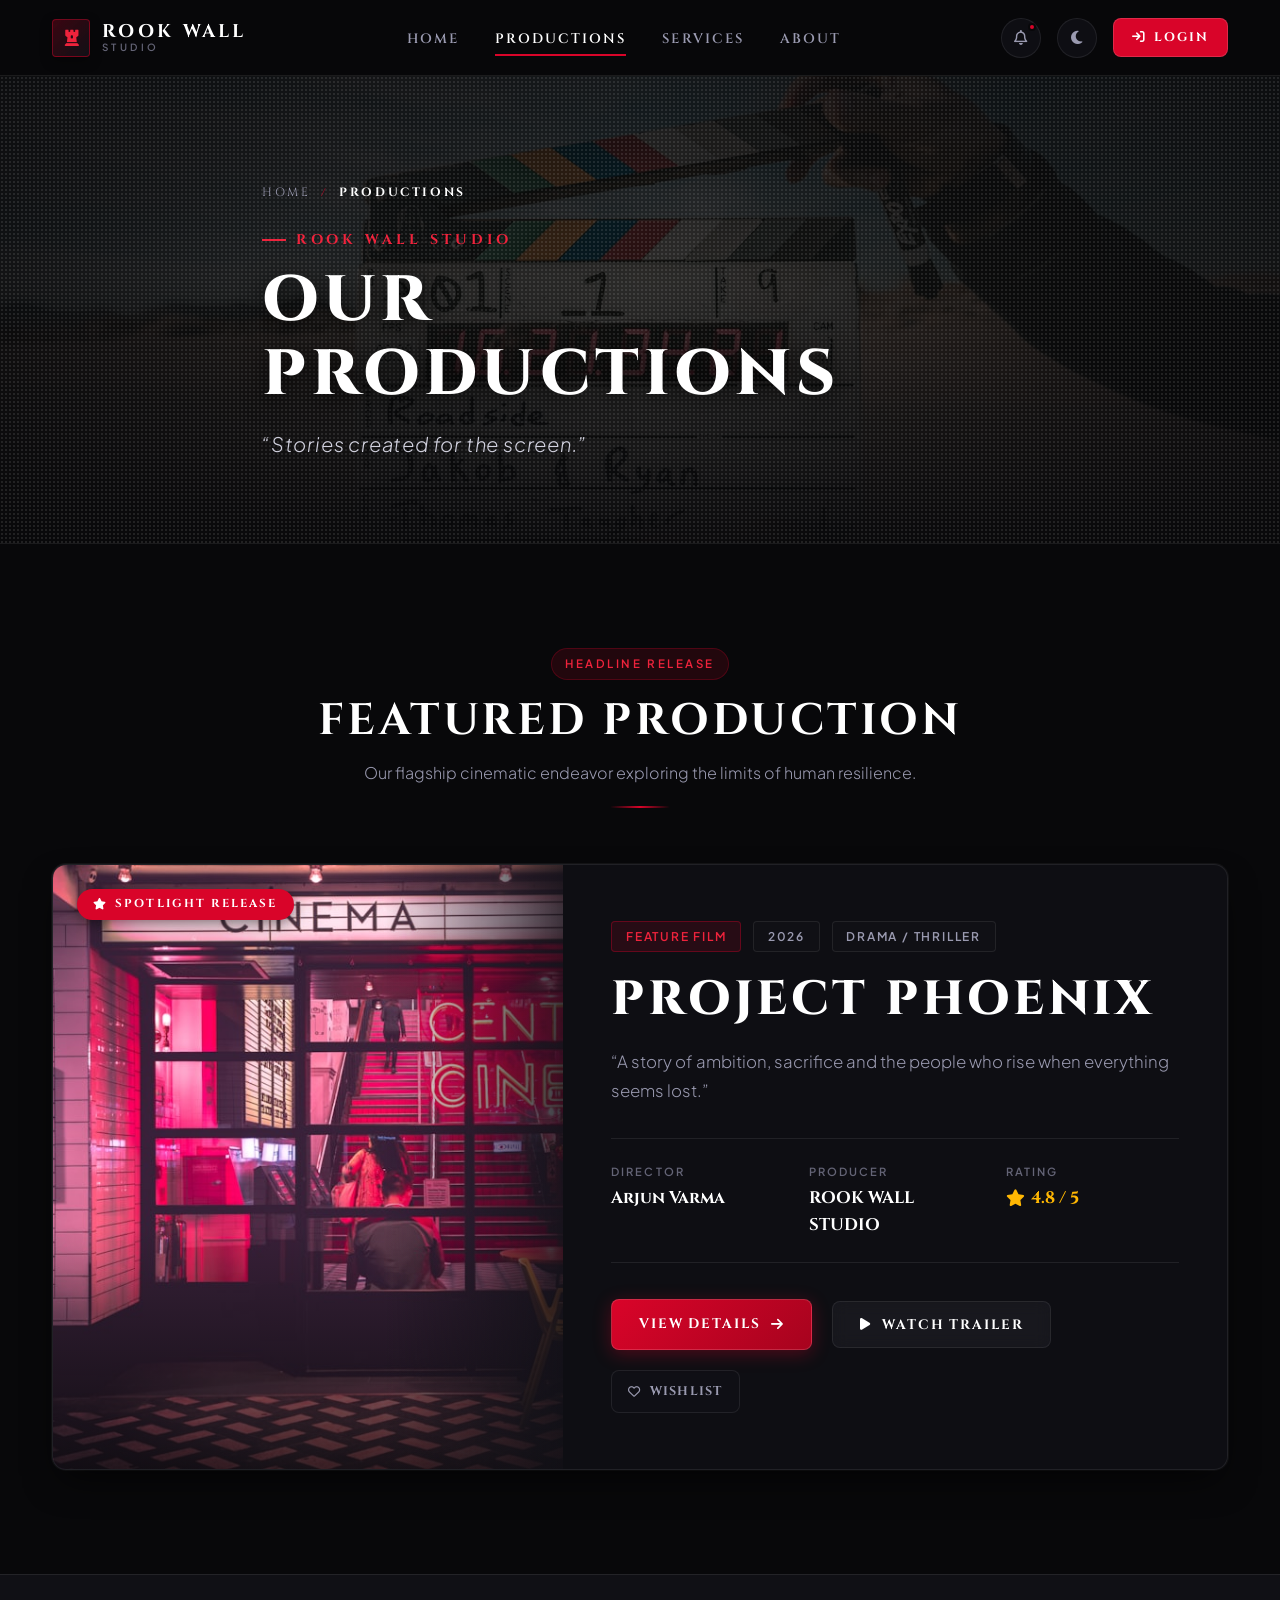
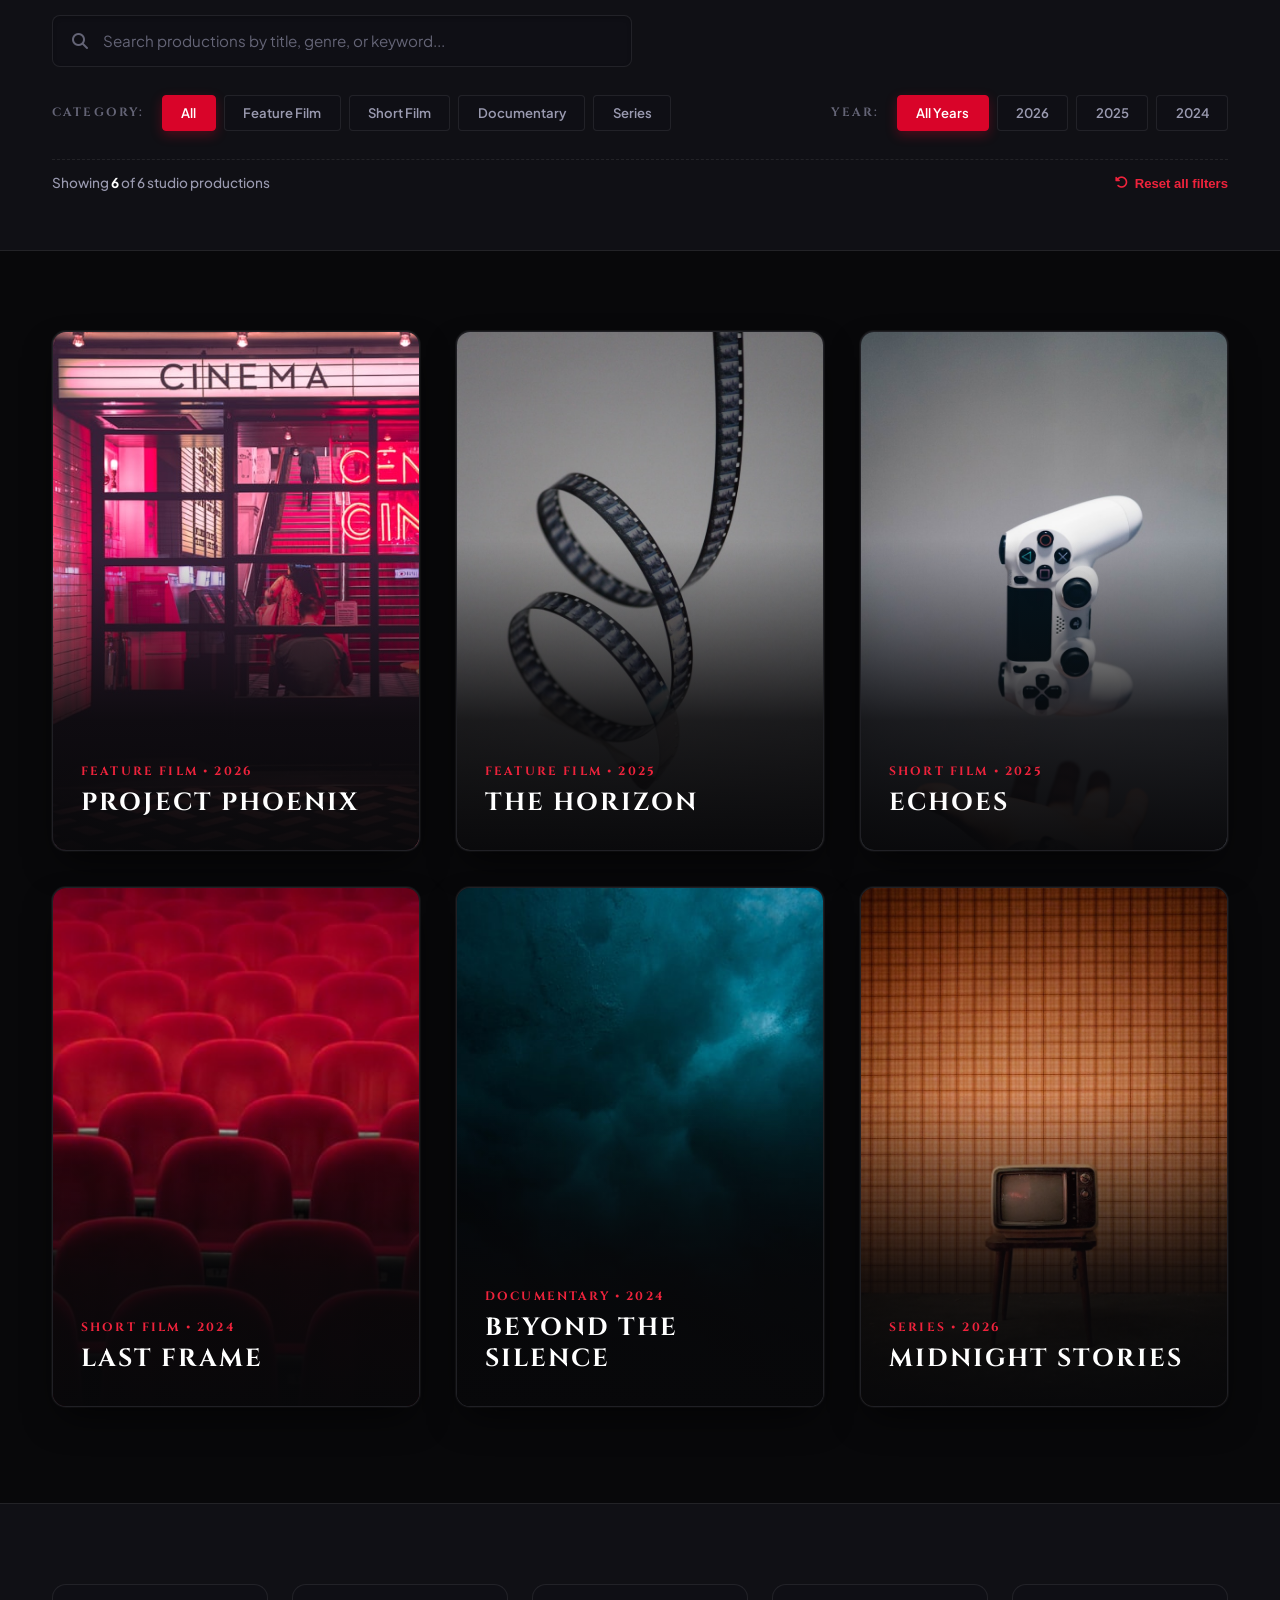
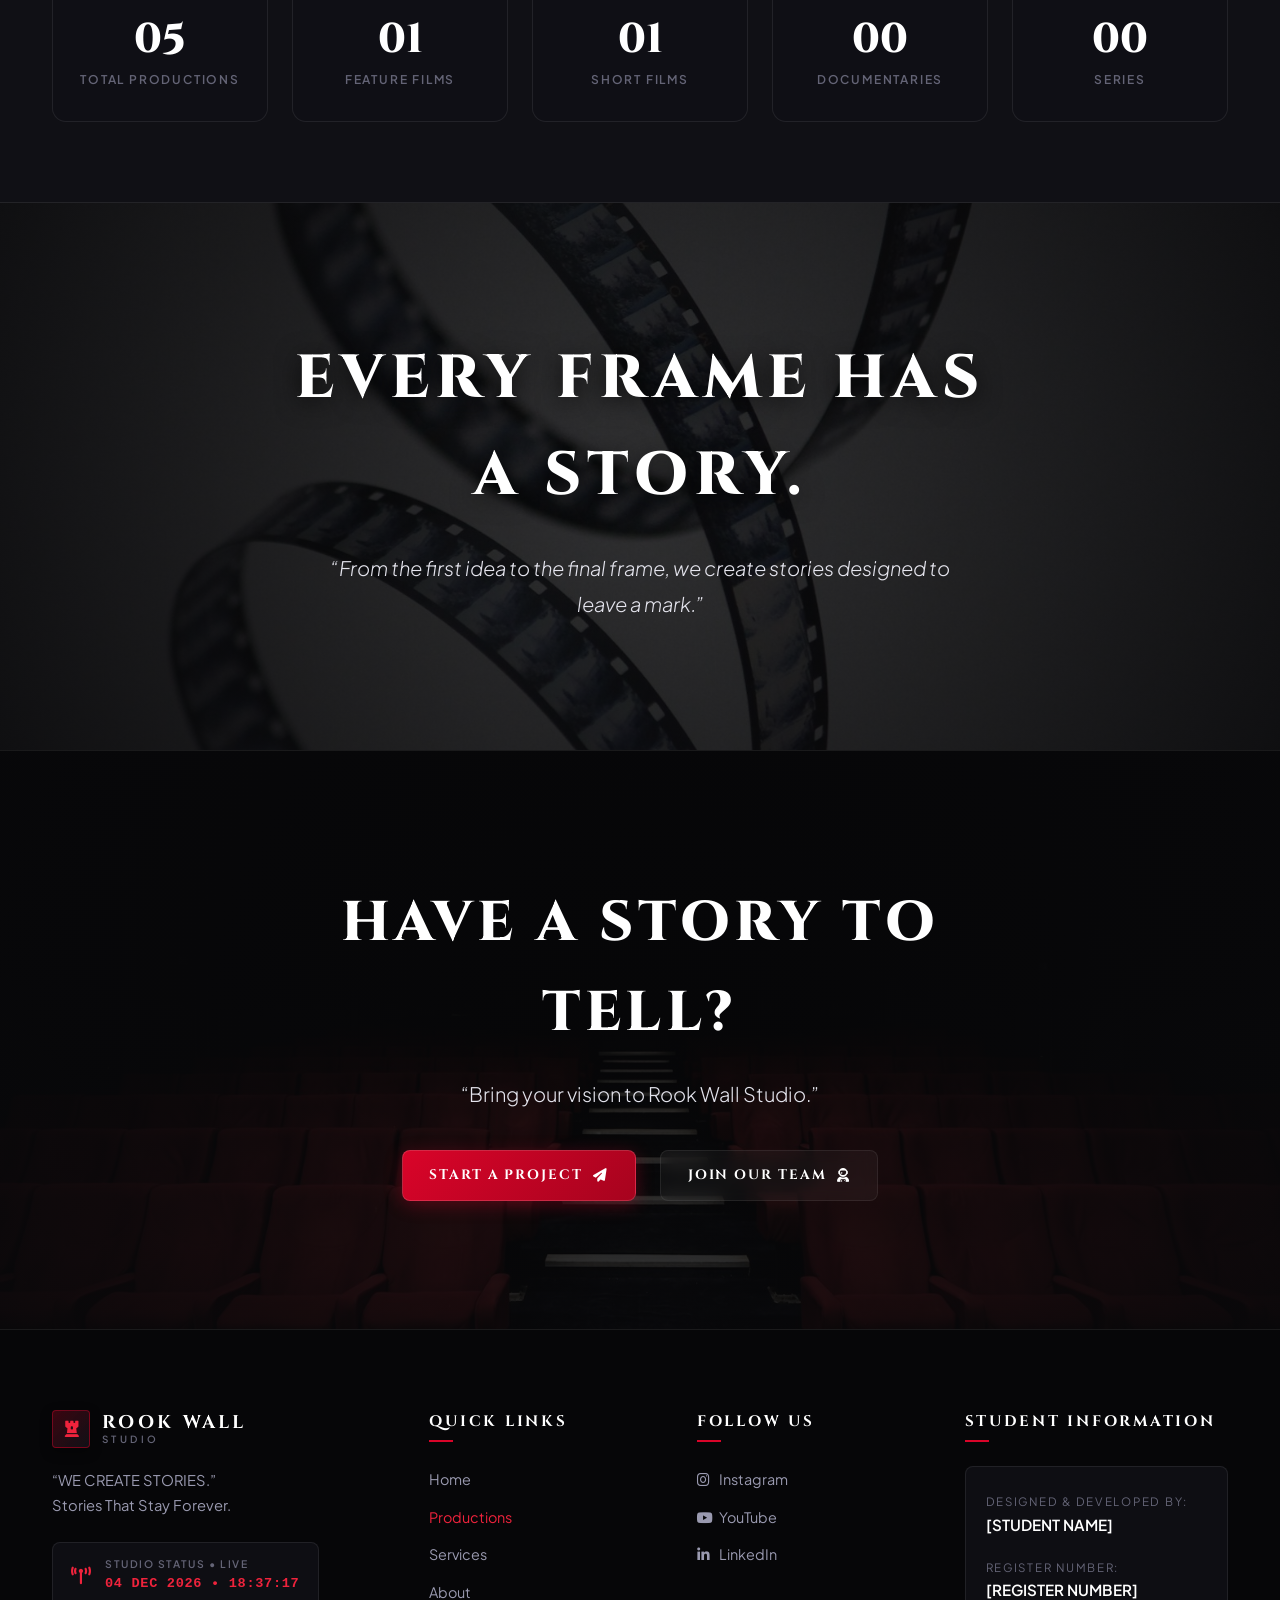
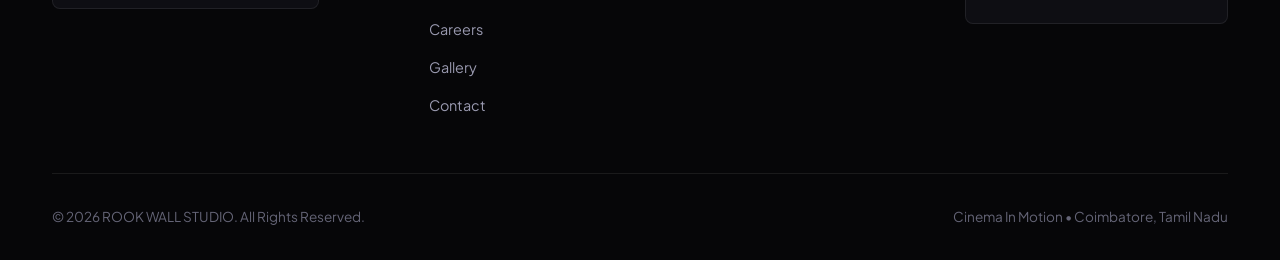
<file: pages/productions.html>
<!DOCTYPE html>
<html lang="en" data-theme="dark">
<head>
  <meta charset="UTF-8">
  <meta name="viewport" content="width=device-width, initial-scale=1.0">
  <meta http-equiv="X-UA-Compatible" content="IE=edge">
  <title>Productions | ROOK WALL STUDIO — We Create Stories</title>
  <meta name="description" content="Explore the cinematic slate of Rook Wall Studio. Feature films, short films, documentaries, and series driven by bold narratives and unforgettable visuals.">

  <!-- Google Fonts: Cinzel (Cinematic Serif) & Plus Jakarta Sans (Modern Clean UI) -->
  <link rel="preconnect" href="https://fonts.googleapis.com">
  <link rel="preconnect" href="https://fonts.gstatic.com" crossorigin>
  <link href="https://fonts.googleapis.com/css2?family=Cinzel:wght@500;600;700;800&family=Plus+Jakarta+Sans:wght@300;400;500;600;700&display=swap" rel="stylesheet">

  <!-- Font Awesome 6 for High Fidelity Vector Icons -->
  <link rel="stylesheet" href="https://cdnjs.cloudflare.com/ajax/libs/font-awesome/6.5.1/css/all.min.css" integrity="sha512-DTOQO9RWCH3ppGqcWaEA1BIZOC6xxalwEsw9c2QQeAIftl+Vegovlnee1c9QX4TctnWMn13TZye+giMm8e2LwA==" crossorigin="anonymous" referrerpolicy="no-referrer" />

  <!-- Core & Page Specific Stylesheets -->
  <link rel="stylesheet" href="../css/style.css">
  <link rel="stylesheet" href="../css/animations.css">
  <link rel="stylesheet" href="../css/productions.css">
  <link rel="stylesheet" href="../css/responsive.css">
</head>
<body>

  <!-- ====================================================================
       1. NAVIGATION BAR (STICKY)
       ==================================================================== -->
  <header class="site-header">
    <div class="container navbar">
      
      <!-- LEFT: Logo & Brand Lockup -->
      <a href="../index.html" class="nav-brand" aria-label="ROOK WALL STUDIO Home">
        <div class="brand-icon" aria-hidden="true">
          <i class="fa-solid fa-chess-rook"></i>
        </div>
        <div class="brand-text-block">
          <span class="brand-text-main">ROOK WALL</span>
          <span class="brand-text-sub">STUDIO</span>
        </div>
      </a>

      <!-- CENTER: Main Navigation Links (Exactly 4 items, PRODUCTIONS active) -->
      <nav class="main-nav" aria-label="Primary Navigation">
        <ul id="navMenu" class="nav-menu">
          <li class="nav-item">
            <a href="../index.html" class="nav-link">HOME</a>
          </li>
          <li class="nav-item">
            <a href="productions.html" class="nav-link active" aria-current="page">PRODUCTIONS</a>
          </li>
          <li class="nav-item">
            <a href="services.html" class="nav-link">SERVICES</a>
          </li>
          <li class="nav-item">
            <a href="about.html" class="nav-link">ABOUT</a>
          </li>
        </ul>
      </nav>

      <!-- RIGHT: Notification, Theme Toggle & Login/Logout Action -->
      <div class="nav-actions">
        <!-- 🔔 Notification Toggle Button -->
        <button type="button" id="notifBtn" class="icon-btn" aria-label="Toggle notifications" aria-expanded="false">
          <i class="fa-regular fa-bell" aria-hidden="true"></i>
          <span class="notif-badge" aria-hidden="true"></span>
        </button>

        <!-- Notification Flyout Panel -->
        <div id="notificationPanel" class="notification-panel" role="region" aria-label="Studio Announcements">
          <div class="notif-header">
            <h4 class="notif-title">
              <i class="fa-solid fa-bullhorn" style="color:var(--accent-bright);"></i>
              NOTIFICATIONS
            </h4>
            <span style="font-size:0.7rem; color:var(--text-muted); text-transform:uppercase;">Live Feed</span>
          </div>
          <ul class="notif-list">
            <li class="notif-item">
              <i class="fa-solid fa-clapperboard notif-item-icon" aria-hidden="true"></i>
              <span>🎬 New production announced: <strong>Project Phoenix</strong></span>
            </li>
            <li class="notif-item">
              <i class="fa-solid fa-masks-theater notif-item-icon" aria-hidden="true"></i>
              <span>🎭 Casting applications are open for 2026 slate</span>
            </li>
            <li class="notif-item">
              <i class="fa-solid fa-film notif-item-icon" aria-hidden="true"></i>
              <span>🎥 New trailer coming soon: <strong>The Horizon</strong></span>
            </li>
          </ul>
        </div>

        <!-- 🌙 Theme Toggle Button -->
        <button type="button" id="themeToggleBtn" class="icon-btn" aria-label="Switch Theme">
          <i class="fa-solid fa-moon" aria-hidden="true"></i>
        </button>

        <!-- Dynamic Auth Button (LOGIN / LOGOUT) -->
        <a href="../login.html" id="navAuthBtn" class="nav-auth-btn">
          <i class="fa-solid fa-arrow-right-to-bracket" aria-hidden="true"></i>
          <span>LOGIN</span>
        </a>

        <!-- Mobile Hamburger Toggle Button -->
        <button type="button" id="hamburgerBtn" class="hamburger-btn" aria-label="Toggle navigation menu" aria-expanded="false">
          <span class="hamburger-line"></span>
          <span class="hamburger-line"></span>
          <span class="hamburger-line"></span>
        </button>
      </div>

    </div>
  </header>

  <!-- ====================================================================
       2. HERO SECTION
       ==================================================================== -->
  <section class="prod-hero-section" id="productions-hero">
    <div class="prod-hero-bg-container">
      <div class="prod-hero-bg-image" role="img" aria-label="Moody cinematic studio lighting and production setup"></div>
      <div class="prod-hero-overlay"></div>
      <div class="prod-hero-grain"></div>
    </div>

    <div class="container prod-hero-content">
      <!-- Breadcrumb Navigation -->
      <nav class="breadcrumb-wrap anim-fade-in" aria-label="Breadcrumb">
        <a href="../index.html" class="breadcrumb-link">HOME</a>
        <span class="breadcrumb-separator">/</span>
        <span class="breadcrumb-current">PRODUCTIONS</span>
      </nav>

      <div class="prod-hero-small anim-fade-in" style="animation-delay: 0.1s;">
        <span>ROOK WALL STUDIO</span>
      </div>

      <h1 class="prod-hero-title anim-slide-up" style="animation-delay: 0.15s;">
        OUR PRODUCTIONS
      </h1>

      <p class="prod-hero-subtitle anim-slide-up" style="animation-delay: 0.25s;">
        &ldquo;Stories created for the screen.&rdquo;
      </p>
    </div>
  </section>

  <main>
    <!-- ====================================================================
         3. FEATURED PRODUCTION SPOTLIGHT (PROJECT PHOENIX)
         ==================================================================== -->
    <section class="featured-prod-section" id="featured-production">
      <div class="container">
        
        <div class="section-heading-wrap reveal-on-scroll">
          <span class="section-pill">Headline Release</span>
          <h2 class="section-title">FEATURED PRODUCTION</h2>
          <p class="section-subtitle">Our flagship cinematic endeavor exploring the limits of human resilience.</p>
        </div>

        <article class="featured-prod-card reveal-on-scroll">
          <!-- Left: Cinematic Media Poster -->
          <div class="featured-media-wrap">
            <img 
              src="../assets/images/prod-phoenix.jpg" 
              alt="Project Phoenix feature film poster" 
              class="featured-poster-img"
              onerror="this.src='https://images.unsplash.com/photo-1536440136628-849c177e76a1?auto=format&fit=crop&w=800&q=80';"
            >
            <div class="featured-media-overlay"></div>
            <div class="featured-spotlight-badge">
              <i class="fa-solid fa-star"></i>
              <span>SPOTLIGHT RELEASE</span>
            </div>
          </div>

          <!-- Right: Production Details -->
          <div class="featured-info-wrap">
            <div class="featured-meta-pill-row">
              <span class="featured-pill accent">FEATURE FILM</span>
              <span class="featured-pill">2026</span>
              <span class="featured-pill">DRAMA / THRILLER</span>
            </div>

            <h3 class="featured-title">PROJECT PHOENIX</h3>

            <p class="featured-desc">
              &ldquo;A story of ambition, sacrifice and the people who rise when everything seems lost.&rdquo;
            </p>

            <!-- Director, Producer, Rating Specs -->
            <div class="featured-specs-grid">
              <div class="spec-item">
                <span class="spec-label">Director</span>
                <span class="spec-val">Arjun Varma</span>
              </div>
              <div class="spec-item">
                <span class="spec-label">Producer</span>
                <span class="spec-val">ROOK WALL STUDIO</span>
              </div>
              <div class="spec-item">
                <span class="spec-label">Rating</span>
                <span class="spec-val rating-val">
                  <i class="fa-solid fa-star"></i> 4.8 / 5
                </span>
              </div>
            </div>

            <!-- Action Buttons -->
            <div class="featured-actions-row">
              <a href="production-details.html?id=phoenix" class="btn btn-primary btn-hover-sweep">
                <span>VIEW DETAILS</span>
                <i class="fa-solid fa-arrow-right" aria-hidden="true"></i>
              </a>

              <button type="button" class="btn btn-outline btn-hover-sweep btn-watch-trailer" data-title="Project Phoenix">
                <i class="fa-solid fa-play" aria-hidden="true"></i>
                <span>WATCH TRAILER</span>
              </button>

              <button type="button" class="btn-wishlist" data-prod-id="phoenix" aria-label="Toggle Project Phoenix in wishlist" aria-pressed="false">
                <i class="fa-regular fa-heart" aria-hidden="true"></i>
                <span class="wishlist-btn-text">Wishlist</span>
              </button>
            </div>

          </div>
        </article>

      </div>
    </section>

    <!-- ====================================================================
         4. SEARCH AND FILTER DISCOVERY SECTION
         ==================================================================== -->
    <section class="filter-section" id="production-discovery">
      <div class="container">
        
        <div class="filter-controls-container">
          <!-- Top: Search Bar -->
          <div class="search-bar-wrap">
            <i class="fa-solid fa-magnifying-glass search-input-icon" aria-hidden="true"></i>
            <input 
              type="text" 
              id="prodSearchInput" 
              class="search-input" 
              placeholder="Search productions by title, genre, or keyword..." 
              aria-label="Search productions"
            >
            <button type="button" id="searchClearBtn" class="search-clear-btn" aria-label="Clear search input">
              <i class="fa-solid fa-xmark"></i>
            </button>
          </div>

          <!-- Bottom: Filter Rows (Category & Year) -->
          <div class="filter-row">
            
            <!-- Category Filter Cluster -->
            <div class="filter-cluster">
              <span class="filter-label">Category:</span>
              <div class="filter-btn-group" role="group" aria-label="Filter by Category">
                <button type="button" class="filter-btn category-filter-btn active" data-category="all">All</button>
                <button type="button" class="filter-btn category-filter-btn" data-category="Feature Film">Feature Film</button>
                <button type="button" class="filter-btn category-filter-btn" data-category="Short Film">Short Film</button>
                <button type="button" class="filter-btn category-filter-btn" data-category="Documentary">Documentary</button>
                <button type="button" class="filter-btn category-filter-btn" data-category="Series">Series</button>
              </div>
            </div>

            <!-- Year Filter Cluster -->
            <div class="filter-cluster">
              <span class="filter-label">Year:</span>
              <div class="filter-btn-group" role="group" aria-label="Filter by Release Year">
                <button type="button" class="filter-btn year-filter-btn active" data-year="all">All Years</button>
                <button type="button" class="filter-btn year-filter-btn" data-year="2026">2026</button>
                <button type="button" class="filter-btn year-filter-btn" data-year="2025">2025</button>
                <button type="button" class="filter-btn year-filter-btn" data-year="2024">2024</button>
              </div>
            </div>

          </div>

          <!-- Filter Status Counter & Reset -->
          <div class="filter-status-bar">
            <span class="results-count">
              Showing <strong id="resultsCountNumber">6</strong> of 6 studio productions
            </span>
            <button type="button" id="resetFiltersBtn" class="reset-filters-btn">
              <i class="fa-solid fa-rotate-left"></i> Reset all filters
            </button>
          </div>

        </div>

      </div>
    </section>

    <!-- ====================================================================
         5. PRODUCTION CARDS GRID
         ==================================================================== -->
    <section class="productions-grid-section" id="catalog-grid">
      <div class="container">
        
        <div class="prod-cards-grid" id="productionsContainer">
          
          <!-- Card 1: PROJECT PHOENIX -->
          <article 
            class="prod-card" 
            data-id="phoenix" 
            data-title="Project Phoenix" 
            data-category="Feature Film" 
            data-year="2026" 
            data-genre="Drama / Thriller" 
            data-desc="A story of ambition, sacrifice and the people who rise when everything seems lost."
            tabindex="0"
          >
            <img 
              src="../assets/images/prod-phoenix.jpg" 
              alt="Project Phoenix movie poster" 
              class="prod-card-poster"
              loading="lazy"
              onerror="this.src='https://images.unsplash.com/photo-1536440136628-849c177e76a1?auto=format&fit=crop&w=800&q=80';"
            >
            <div class="prod-card-base-overlay"></div>

            <!-- Resting State Info -->
            <div class="prod-card-resting-info">
              <div class="card-category-year">Feature Film &bull; 2026</div>
              <h3 class="card-prod-title">PROJECT PHOENIX</h3>
            </div>

            <!-- Hover Revealed Overlay -->
            <div class="prod-card-hover-overlay">
              <div class="hover-tags-row">
                <span class="hover-category-tag">Feature Film &bull; 2026</span>
                <span class="hover-rating-tag"><i class="fa-solid fa-star"></i> 4.8</span>
              </div>
              <h4 class="hover-title">PROJECT PHOENIX</h4>
              <div class="hover-genre">Drama / Thriller</div>
              <p class="hover-desc">A story of ambition, sacrifice and the people who rise when everything seems lost.</p>

              <div class="hover-buttons-row">
                <a href="production-details.html?id=phoenix" class="btn btn-primary btn-hover-sweep hover-details-btn">
                  <span>VIEW DETAILS</span>
                  <i class="fa-solid fa-arrow-right" aria-hidden="true"></i>
                </a>
                <button type="button" class="btn-wishlist" data-prod-id="phoenix" aria-label="Toggle Project Phoenix in wishlist" aria-pressed="false">
                  <i class="fa-regular fa-heart" aria-hidden="true"></i>
                  <span class="wishlist-btn-text">Wishlist</span>
                </button>
              </div>
            </div>
          </article>

          <!-- Card 2: THE HORIZON -->
          <article 
            class="prod-card" 
            data-id="horizon" 
            data-title="The Horizon" 
            data-category="Feature Film" 
            data-year="2025" 
            data-genre="Adventure / Drama" 
            data-desc="An intimate, visually poetic journey of two estranged travelers crossing desolate coastal terrain at dusk."
            tabindex="0"
          >
            <img 
              src="../assets/images/prod-horizon.jpg" 
              alt="The Horizon movie poster" 
              class="prod-card-poster"
              loading="lazy"
              onerror="this.src='https://images.unsplash.com/photo-1518676590629-3dcbd9c5a5c9?auto=format&fit=crop&w=800&q=80';"
            >
            <div class="prod-card-base-overlay"></div>

            <!-- Resting State Info -->
            <div class="prod-card-resting-info">
              <div class="card-category-year">Feature Film &bull; 2025</div>
              <h3 class="card-prod-title">THE HORIZON</h3>
            </div>

            <!-- Hover Revealed Overlay -->
            <div class="prod-card-hover-overlay">
              <div class="hover-tags-row">
                <span class="hover-category-tag">Feature Film &bull; 2025</span>
                <span class="hover-rating-tag"><i class="fa-solid fa-star"></i> 4.6</span>
              </div>
              <h4 class="hover-title">THE HORIZON</h4>
              <div class="hover-genre">Adventure / Drama</div>
              <p class="hover-desc">An intimate, visually poetic journey of two estranged travelers crossing desolate coastal terrain at dusk.</p>

              <div class="hover-buttons-row">
                <a href="production-details.html?id=horizon" class="btn btn-primary btn-hover-sweep hover-details-btn">
                  <span>VIEW DETAILS</span>
                  <i class="fa-solid fa-arrow-right" aria-hidden="true"></i>
                </a>
                <button type="button" class="btn-wishlist" data-prod-id="horizon" aria-label="Toggle The Horizon in wishlist" aria-pressed="false">
                  <i class="fa-regular fa-heart" aria-hidden="true"></i>
                  <span class="wishlist-btn-text">Wishlist</span>
                </button>
              </div>
            </div>
          </article>

          <!-- Card 3: ECHOES -->
          <article 
            class="prod-card" 
            data-id="echoes" 
            data-title="Echoes" 
            data-category="Short Film" 
            data-year="2025" 
            data-genre="Mystery / Drama" 
            data-desc="A landmark exploration into forgotten indigenous melodies and their profound connection to disappearing forests."
            tabindex="0"
          >
            <img 
              src="../assets/images/prod-echoes.jpg" 
              alt="Echoes movie poster" 
              class="prod-card-poster"
              loading="lazy"
              onerror="this.src='https://images.unsplash.com/photo-1509198397868-475647b2a1e5?auto=format&fit=crop&w=800&q=80';"
            >
            <div class="prod-card-base-overlay"></div>

            <!-- Resting State Info -->
            <div class="prod-card-resting-info">
              <div class="card-category-year">Short Film &bull; 2025</div>
              <h3 class="card-prod-title">ECHOES</h3>
            </div>

            <!-- Hover Revealed Overlay -->
            <div class="prod-card-hover-overlay">
              <div class="hover-tags-row">
                <span class="hover-category-tag">Short Film &bull; 2025</span>
                <span class="hover-rating-tag"><i class="fa-solid fa-star"></i> 4.7</span>
              </div>
              <h4 class="hover-title">ECHOES</h4>
              <div class="hover-genre">Mystery / Drama</div>
              <p class="hover-desc">A landmark exploration into forgotten indigenous melodies and their profound connection to disappearing forests.</p>

              <div class="hover-buttons-row">
                <a href="production-details.html?id=echoes" class="btn btn-primary btn-hover-sweep hover-details-btn">
                  <span>VIEW DETAILS</span>
                  <i class="fa-solid fa-arrow-right" aria-hidden="true"></i>
                </a>
                <button type="button" class="btn-wishlist" data-prod-id="echoes" aria-label="Toggle Echoes in wishlist" aria-pressed="false">
                  <i class="fa-regular fa-heart" aria-hidden="true"></i>
                  <span class="wishlist-btn-text">Wishlist</span>
                </button>
              </div>
            </div>
          </article>

          <!-- Card 4: LAST FRAME -->
          <article 
            class="prod-card" 
            data-id="last-frame" 
            data-title="Last Frame" 
            data-category="Short Film" 
            data-year="2024" 
            data-genre="Psychological Thriller" 
            data-desc="An obsessive projectionist discovers disturbing anomalies hidden inside old celluloid film reels."
            tabindex="0"
          >
            <img 
              src="../assets/images/prod-lastframe.jpg" 
              alt="Last Frame movie poster" 
              class="prod-card-poster"
              loading="lazy"
              onerror="this.src='https://images.unsplash.com/photo-1574267432553-4b4628081c31?auto=format&fit=crop&w=800&q=80';"
            >
            <div class="prod-card-base-overlay"></div>

            <!-- Resting State Info -->
            <div class="prod-card-resting-info">
              <div class="card-category-year">Short Film &bull; 2024</div>
              <h3 class="card-prod-title">LAST FRAME</h3>
            </div>

            <!-- Hover Revealed Overlay -->
            <div class="prod-card-hover-overlay">
              <div class="hover-tags-row">
                <span class="hover-category-tag">Short Film &bull; 2024</span>
                <span class="hover-rating-tag"><i class="fa-solid fa-star"></i> 4.5</span>
              </div>
              <h4 class="hover-title">LAST FRAME</h4>
              <div class="hover-genre">Psychological Thriller</div>
              <p class="hover-desc">An obsessive projectionist discovers disturbing anomalies hidden inside old celluloid film reels.</p>

              <div class="hover-buttons-row">
                <a href="production-details.html?id=last-frame" class="btn btn-primary btn-hover-sweep hover-details-btn">
                  <span>VIEW DETAILS</span>
                  <i class="fa-solid fa-arrow-right" aria-hidden="true"></i>
                </a>
                <button type="button" class="btn-wishlist" data-prod-id="last-frame" aria-label="Toggle Last Frame in wishlist" aria-pressed="false">
                  <i class="fa-regular fa-heart" aria-hidden="true"></i>
                  <span class="wishlist-btn-text">Wishlist</span>
                </button>
              </div>
            </div>
          </article>

          <!-- Card 5: BEYOND THE SILENCE -->
          <article 
            class="prod-card" 
            data-id="beyond-silence" 
            data-title="Beyond The Silence" 
            data-category="Documentary" 
            data-year="2024" 
            data-genre="Documentary" 
            data-desc="An immersive investigation uncovering the untold stories and resilience of sound designers across war zones."
            tabindex="0"
          >
            <img 
              src="../assets/images/prod-beyondsilence.jpg" 
              alt="Beyond The Silence documentary poster" 
              class="prod-card-poster"
              loading="lazy"
              onerror="this.src='https://images.unsplash.com/photo-1478760329108-5c3ed9d495a0?auto=format&fit=crop&w=800&q=80';"
            >
            <div class="prod-card-base-overlay"></div>

            <!-- Resting State Info -->
            <div class="prod-card-resting-info">
              <div class="card-category-year">Documentary &bull; 2024</div>
              <h3 class="card-prod-title">BEYOND THE SILENCE</h3>
            </div>

            <!-- Hover Revealed Overlay -->
            <div class="prod-card-hover-overlay">
              <div class="hover-tags-row">
                <span class="hover-category-tag">Documentary &bull; 2024</span>
                <span class="hover-rating-tag"><i class="fa-solid fa-star"></i> 4.9</span>
              </div>
              <h4 class="hover-title">BEYOND THE SILENCE</h4>
              <div class="hover-genre">Documentary</div>
              <p class="hover-desc">An immersive investigation uncovering the untold stories and resilience of sound designers across war zones.</p>

              <div class="hover-buttons-row">
                <a href="production-details.html?id=beyond-silence" class="btn btn-primary btn-hover-sweep hover-details-btn">
                  <span>VIEW DETAILS</span>
                  <i class="fa-solid fa-arrow-right" aria-hidden="true"></i>
                </a>
                <button type="button" class="btn-wishlist" data-prod-id="beyond-silence" aria-label="Toggle Beyond The Silence in wishlist" aria-pressed="false">
                  <i class="fa-regular fa-heart" aria-hidden="true"></i>
                  <span class="wishlist-btn-text">Wishlist</span>
                </button>
              </div>
            </div>
          </article>

          <!-- Card 6: MIDNIGHT STORIES -->
          <article 
            class="prod-card" 
            data-id="midnight-stories" 
            data-title="Midnight Stories" 
            data-category="Series" 
            data-year="2026" 
            data-genre="Crime / Mystery" 
            data-desc="An atmospheric anthology tracing interconnected secrets veiled under the shadows of a nocturnal metropolis."
            tabindex="0"
          >
            <img 
              src="../assets/images/prod-midnight.jpg" 
              alt="Midnight Stories series poster" 
              class="prod-card-poster"
              loading="lazy"
              onerror="this.src='https://images.unsplash.com/photo-1509281373149-e957c6296406?auto=format&fit=crop&w=800&q=80';"
            >
            <div class="prod-card-base-overlay"></div>

            <!-- Resting State Info -->
            <div class="prod-card-resting-info">
              <div class="card-category-year">Series &bull; 2026</div>
              <h3 class="card-prod-title">MIDNIGHT STORIES</h3>
            </div>

            <!-- Hover Revealed Overlay -->
            <div class="prod-card-hover-overlay">
              <div class="hover-tags-row">
                <span class="hover-category-tag">Series &bull; 2026</span>
                <span class="hover-rating-tag"><i class="fa-solid fa-star"></i> 4.8</span>
              </div>
              <h4 class="hover-title">MIDNIGHT STORIES</h4>
              <div class="hover-genre">Crime / Mystery</div>
              <p class="hover-desc">An atmospheric anthology tracing interconnected secrets veiled under the shadows of a nocturnal metropolis.</p>

              <div class="hover-buttons-row">
                <a href="production-details.html?id=midnight-stories" class="btn btn-primary btn-hover-sweep hover-details-btn">
                  <span>VIEW DETAILS</span>
                  <i class="fa-solid fa-arrow-right" aria-hidden="true"></i>
                </a>
                <button type="button" class="btn-wishlist" data-prod-id="midnight-stories" aria-label="Toggle Midnight Stories in wishlist" aria-pressed="false">
                  <i class="fa-regular fa-heart" aria-hidden="true"></i>
                  <span class="wishlist-btn-text">Wishlist</span>
                </button>
              </div>
            </div>
          </article>

          <!-- Empty State: No Productions Found -->
          <div id="noResultsBox" class="no-results-box" role="status">
            <div class="no-results-icon">
              <i class="fa-solid fa-film"></i>
            </div>
            <h3 class="no-results-title">No productions found.</h3>
            <p class="no-results-text">We couldn't find any productions matching your active search or filter combination.</p>
            <button type="button" id="noResultsClearBtn" class="btn btn-outline btn-hover-sweep">
              <span>CLEAR FILTERS</span>
              <i class="fa-solid fa-rotate-left"></i>
            </button>
          </div>

        </div>

      </div>
    </section>

    <!-- ====================================================================
         6. PRODUCTION STATISTICS
         ==================================================================== -->
    <section class="prod-stats-section" id="production-statistics">
      <div class="container">
        
        <div class="prod-stats-grid">
          <!-- 1. Total Productions -->
          <div class="prod-stat-item reveal-on-scroll">
            <div class="prod-stat-number" data-target="6" data-pad="true">00</div>
            <div class="prod-stat-label">TOTAL PRODUCTIONS</div>
          </div>

          <!-- 2. Feature Films -->
          <div class="prod-stat-item reveal-on-scroll">
            <div class="prod-stat-number" data-target="2" data-pad="true">00</div>
            <div class="prod-stat-label">FEATURE FILMS</div>
          </div>

          <!-- 3. Short Films -->
          <div class="prod-stat-item reveal-on-scroll">
            <div class="prod-stat-number" data-target="2" data-pad="true">00</div>
            <div class="prod-stat-label">SHORT FILMS</div>
          </div>

          <!-- 4. Documentaries -->
          <div class="prod-stat-item reveal-on-scroll">
            <div class="prod-stat-number" data-target="1" data-pad="true">00</div>
            <div class="prod-stat-label">DOCUMENTARIES</div>
          </div>

          <!-- 5. Series -->
          <div class="prod-stat-item reveal-on-scroll">
            <div class="prod-stat-number" data-target="1" data-pad="true">00</div>
            <div class="prod-stat-label">SERIES</div>
          </div>
        </div>

      </div>
    </section>

    <!-- ====================================================================
         7. CINEMATIC QUOTE SECTION
         ==================================================================== -->
    <section class="quote-banner-section reveal-on-scroll" id="cinematic-quote">
      <div class="quote-bg-image"></div>
      <div class="quote-dark-overlay"></div>

      <div class="container quote-content">
        <h2 class="quote-heading">EVERY FRAME HAS A STORY.</h2>
        <p class="quote-text">
          &ldquo;From the first idea to the final frame, we create stories designed to leave a mark.&rdquo;
        </p>
      </div>
    </section>

    <!-- ====================================================================
         8. CREATIVE CTA SECTION
         ==================================================================== -->
    <section class="cta-banner-section reveal-on-scroll" id="cta-contact">
      <div class="cta-bg-image"></div>
      <div class="cta-dark-overlay"></div>
      
      <div class="container cta-content">
        <h2 class="cta-heading">HAVE A STORY TO TELL?</h2>
        <p class="cta-text">&ldquo;Bring your vision to Rook Wall Studio.&rdquo;</p>
        
        <div class="cta-btn-group">
          <a href="contact.html" class="btn btn-primary btn-hover-sweep">
            <span>START A PROJECT</span>
            <i class="fa-solid fa-paper-plane" aria-hidden="true"></i>
          </a>
          <a href="careers.html" class="btn btn-outline btn-hover-sweep">
            <span>JOIN OUR TEAM</span>
            <i class="fa-solid fa-user-astronaut" aria-hidden="true"></i>
          </a>
        </div>
      </div>
    </section>
  </main>

  <!-- ====================================================================
       9. MULTI-COLUMN FOOTER
       ==================================================================== -->
  <footer class="site-footer">
    <div class="container">
      
      <div class="footer-top-grid">
        
        <!-- Column 1: Brand Info & Live Studio Status Clock -->
        <div class="footer-col">
          <a href="../index.html" class="nav-brand" aria-label="ROOK WALL STUDIO Home">
            <div class="brand-icon" aria-hidden="true">
              <i class="fa-solid fa-chess-rook"></i>
            </div>
            <div class="brand-text-block">
              <span class="brand-text-main">ROOK WALL</span>
              <span class="brand-text-sub">STUDIO</span>
            </div>
          </a>

          <p class="footer-brand-bio">
            &ldquo;WE CREATE STORIES.&rdquo;<br>
            Stories That Stay Forever.
          </p>

          <!-- Studio Status Area: Live Date and Time updating every second -->
          <div class="footer-clock-box">
            <i class="fa-solid fa-broadcast-tower footer-clock-icon" aria-hidden="true"></i>
            <div class="clock-text-wrap">
              <span class="clock-label">STUDIO STATUS &bull; LIVE</span>
              <div class="clock-display">
                <span id="liveDate">05 SEP 2026</span> &bull; <span id="liveTime">00:00:00</span>
              </div>
            </div>
          </div>
        </div>

        <!-- Column 2: Quick Links -->
        <div class="footer-col">
          <h4 class="footer-col-title">Quick Links</h4>
          <ul class="footer-nav-list">
            <li><a href="../index.html" class="footer-nav-link">Home</a></li>
            <li><a href="productions.html" class="footer-nav-link" style="color:var(--accent-bright);">Productions</a></li>
            <li><a href="services.html" class="footer-nav-link">Services</a></li>
            <li><a href="about.html" class="footer-nav-link">About</a></li>
            <li><a href="careers.html" class="footer-nav-link">Careers</a></li>
            <li><a href="gallery.html" class="footer-nav-link">Gallery</a></li>
            <li><a href="contact.html" class="footer-nav-link">Contact</a></li>
          </ul>
        </div>

        <!-- Column 3: Follow Us Social Media -->
        <div class="footer-col">
          <h4 class="footer-col-title">Follow Us</h4>
          <ul class="footer-nav-list">
            <li>
              <a href="https://instagram.com" target="_blank" rel="noopener noreferrer" class="footer-nav-link">
                <i class="fa-brands fa-instagram" style="width: 20px;"></i> Instagram
              </a>
            </li>
            <li>
              <a href="https://youtube.com" target="_blank" rel="noopener noreferrer" class="footer-nav-link">
                <i class="fa-brands fa-youtube" style="width: 20px;"></i> YouTube
              </a>
            </li>
            <li>
              <a href="https://linkedin.com" target="_blank" rel="noopener noreferrer" class="footer-nav-link">
                <i class="fa-brands fa-linkedin-in" style="width: 20px;"></i> LinkedIn
              </a>
            </li>
          </ul>
        </div>

        <!-- Column 4: Student Information -->
        <div class="footer-col">
          <h4 class="footer-col-title">Student Information</h4>
          <div class="student-info-card">
            <div>
              <span class="student-label">Designed &amp; Developed by:</span>
              <div class="student-val">[STUDENT NAME]</div>
            </div>
            <div style="margin-top: 0.5rem;">
              <span class="student-label">Register Number:</span>
              <div class="student-val">[REGISTER NUMBER]</div>
            </div>
          </div>
        </div>

      </div>

      <!-- Footer Bottom Bar -->
      <div class="footer-bottom">
        <div>&copy; 2026 ROOK WALL STUDIO. All Rights Reserved.</div>
        <div>Cinema In Motion &bull; Coimbatore, Tamil Nadu</div>
      </div>

    </div>
  </footer>

  <!-- ====================================================================
       10. FLOATING SCROLL-TO-TOP BUTTON
       ==================================================================== -->
  <button type="button" id="scrollTopBtn" class="scroll-top-btn" aria-label="Scroll to top of page">
    <i class="fa-solid fa-arrow-up" aria-hidden="true"></i>
  </button>

  <!-- ====================================================================
       11. WISHLIST TOAST NOTIFICATION
       ==================================================================== -->
  <div id="wishlistToast" class="wishlist-toast" role="alert" aria-live="polite">
    <i class="fa-solid fa-heart wishlist-toast-icon" aria-hidden="true"></i>
    <span id="wishlistToastText">Added to wishlist</span>
  </div>

  <!-- ====================================================================
       12. WATCH TRAILER MODAL
       ==================================================================== -->
  <div id="trailerModal" class="trailer-modal" role="dialog" aria-modal="true" aria-labelledby="trailerModalTitle" aria-hidden="true">
    <div class="trailer-modal-content">
      <div class="trailer-modal-header">
        <h3 id="trailerModalTitle" class="trailer-modal-title">PROJECT PHOENIX &bull; OFFICIAL TEASER</h3>
        <button type="button" id="closeTrailerModalBtn" class="icon-btn" aria-label="Close trailer video">
          <i class="fa-solid fa-xmark"></i>
        </button>
      </div>
      <div class="trailer-video-box">
        <iframe id="trailerIframe" src="" title="Production Trailer" allow="autoplay; encrypted-media" allowfullscreen></iframe>
      </div>
    </div>
  </div>

  <!-- Vanilla JavaScript -->
  <script src="../js/productions.js"></script>
</body>
</html>
</file>
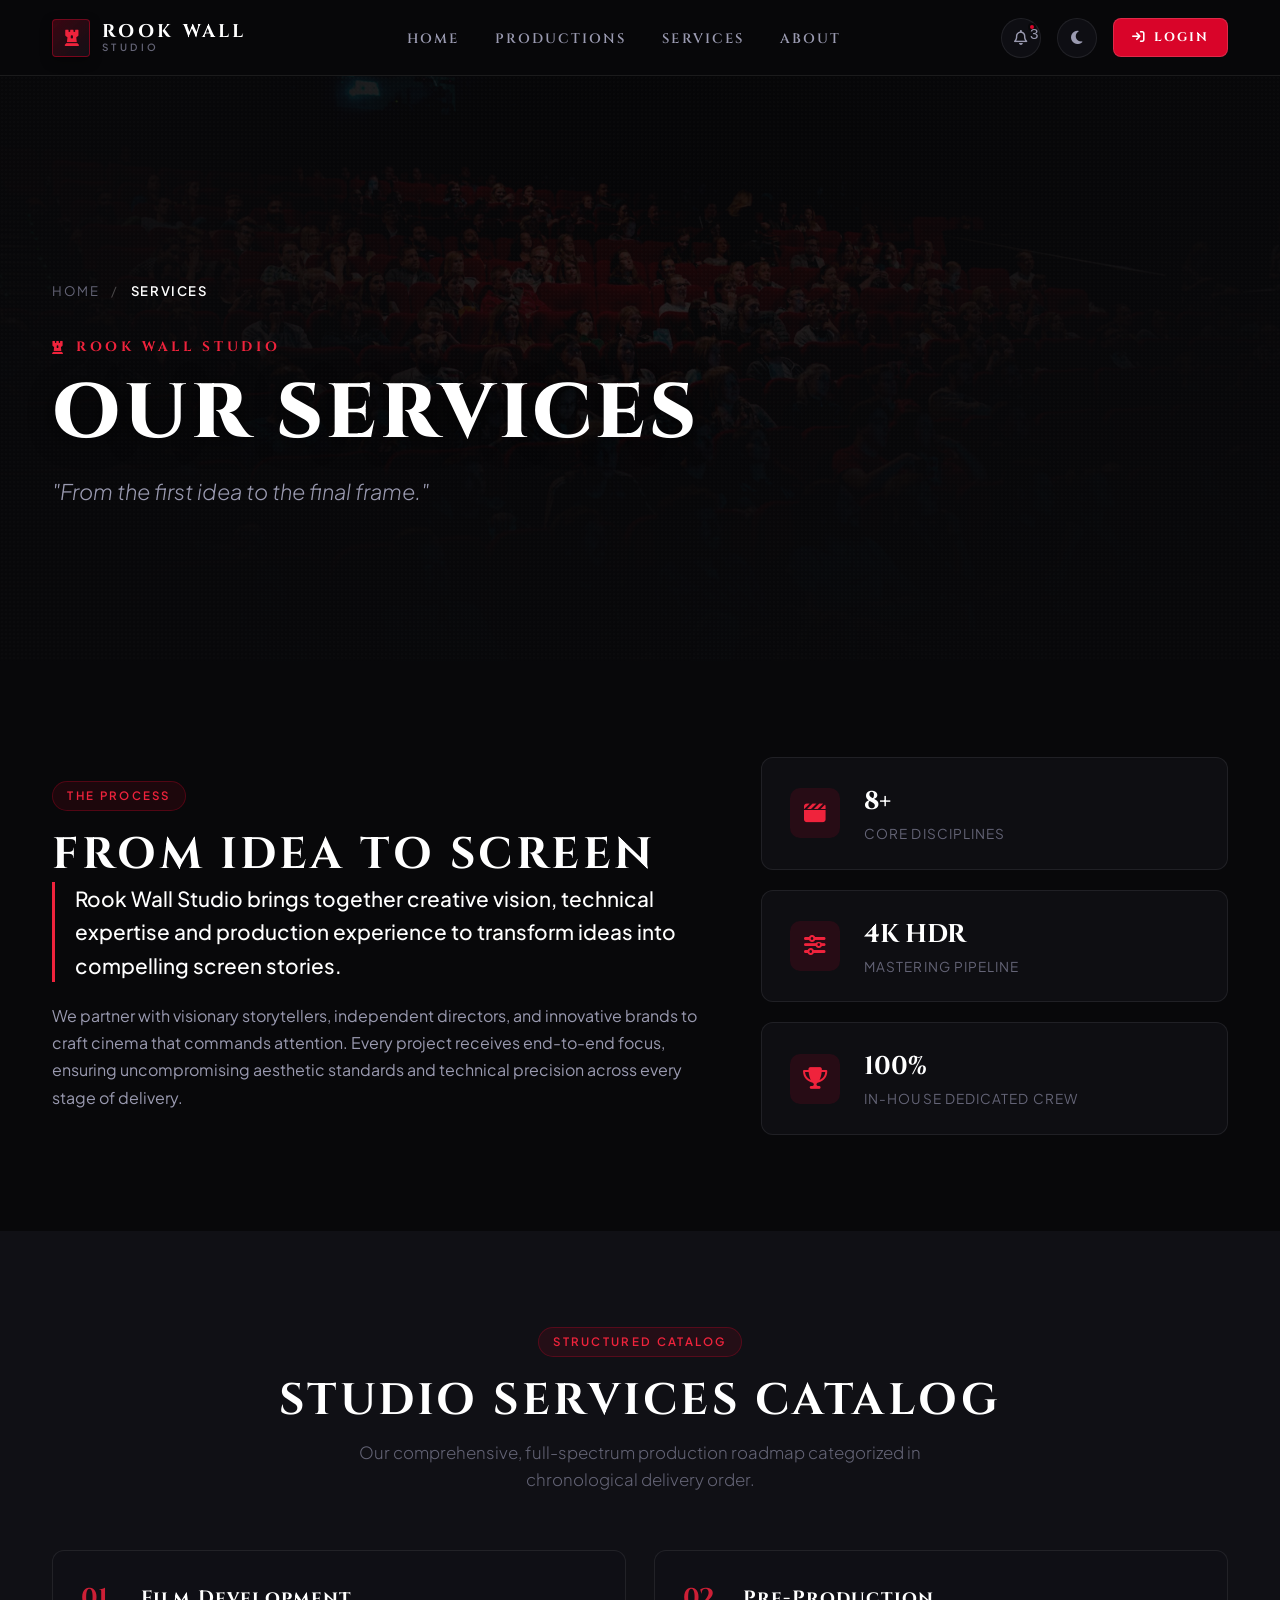
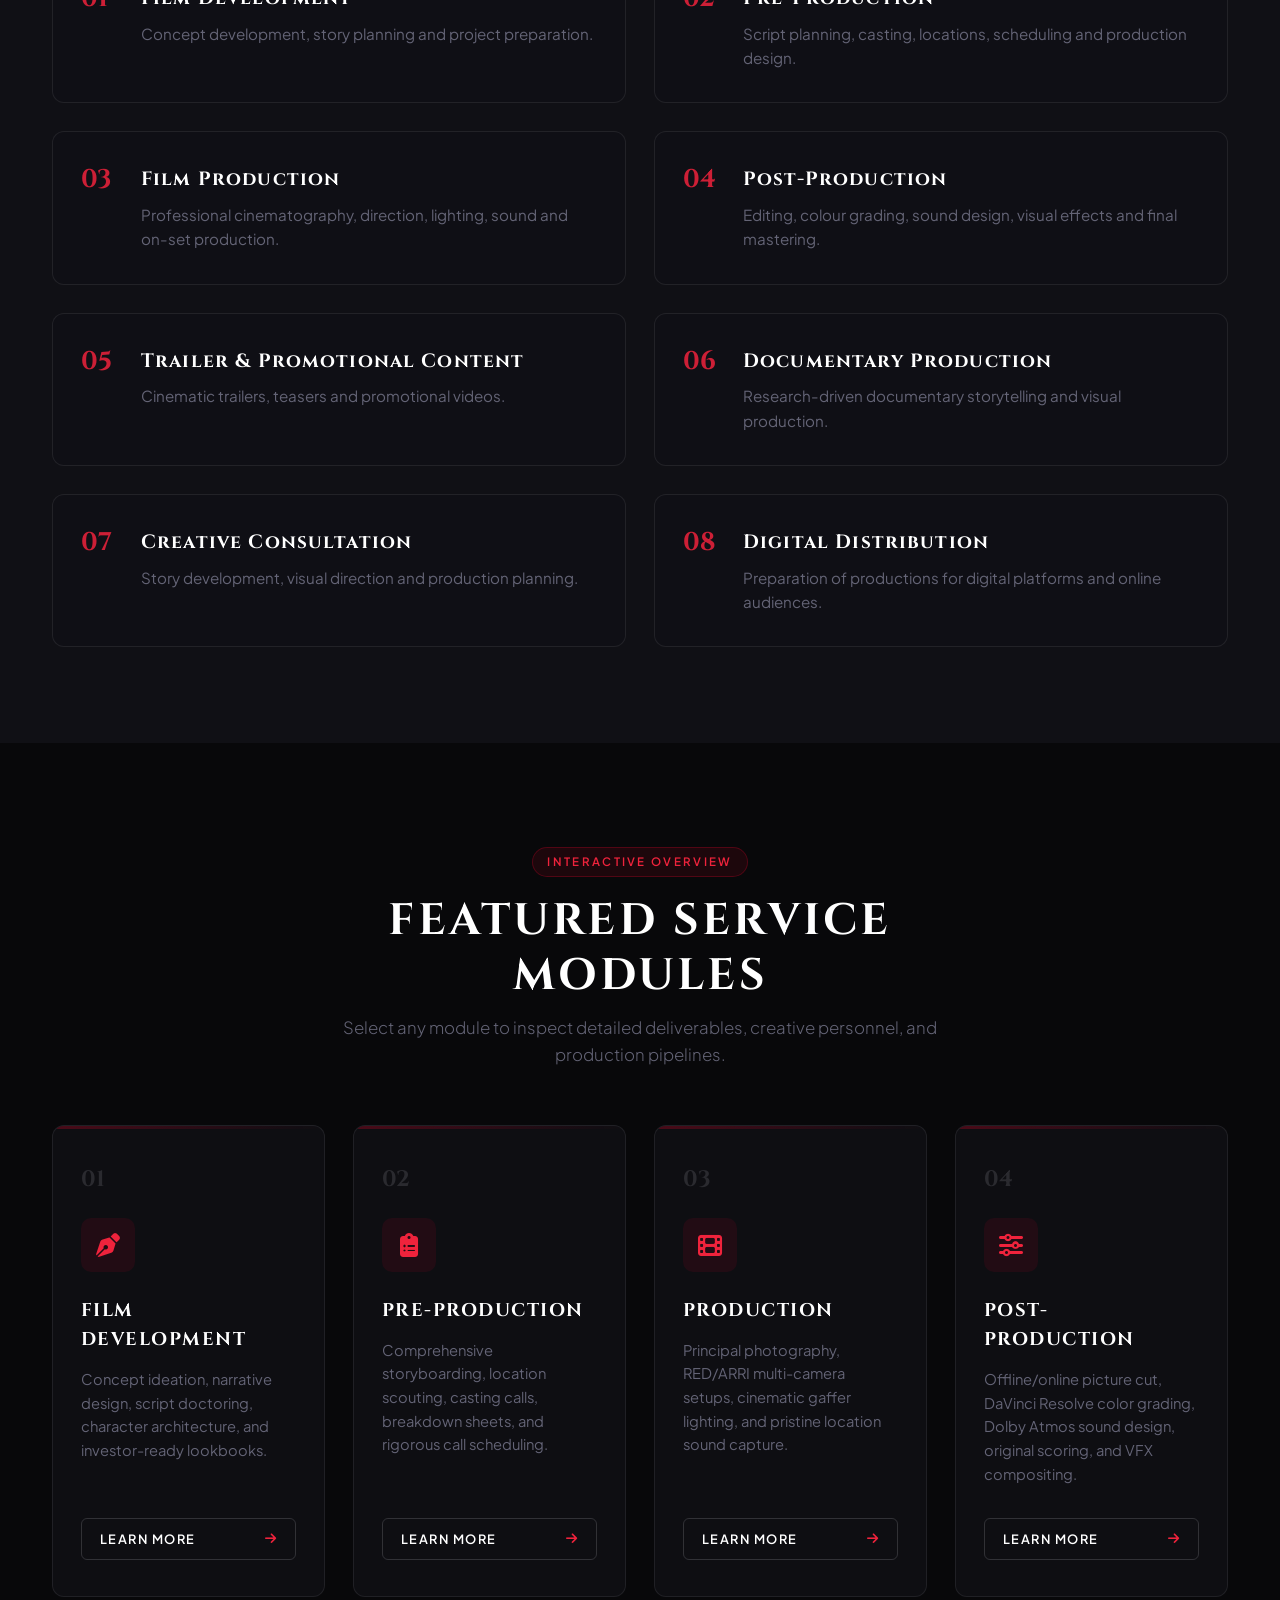
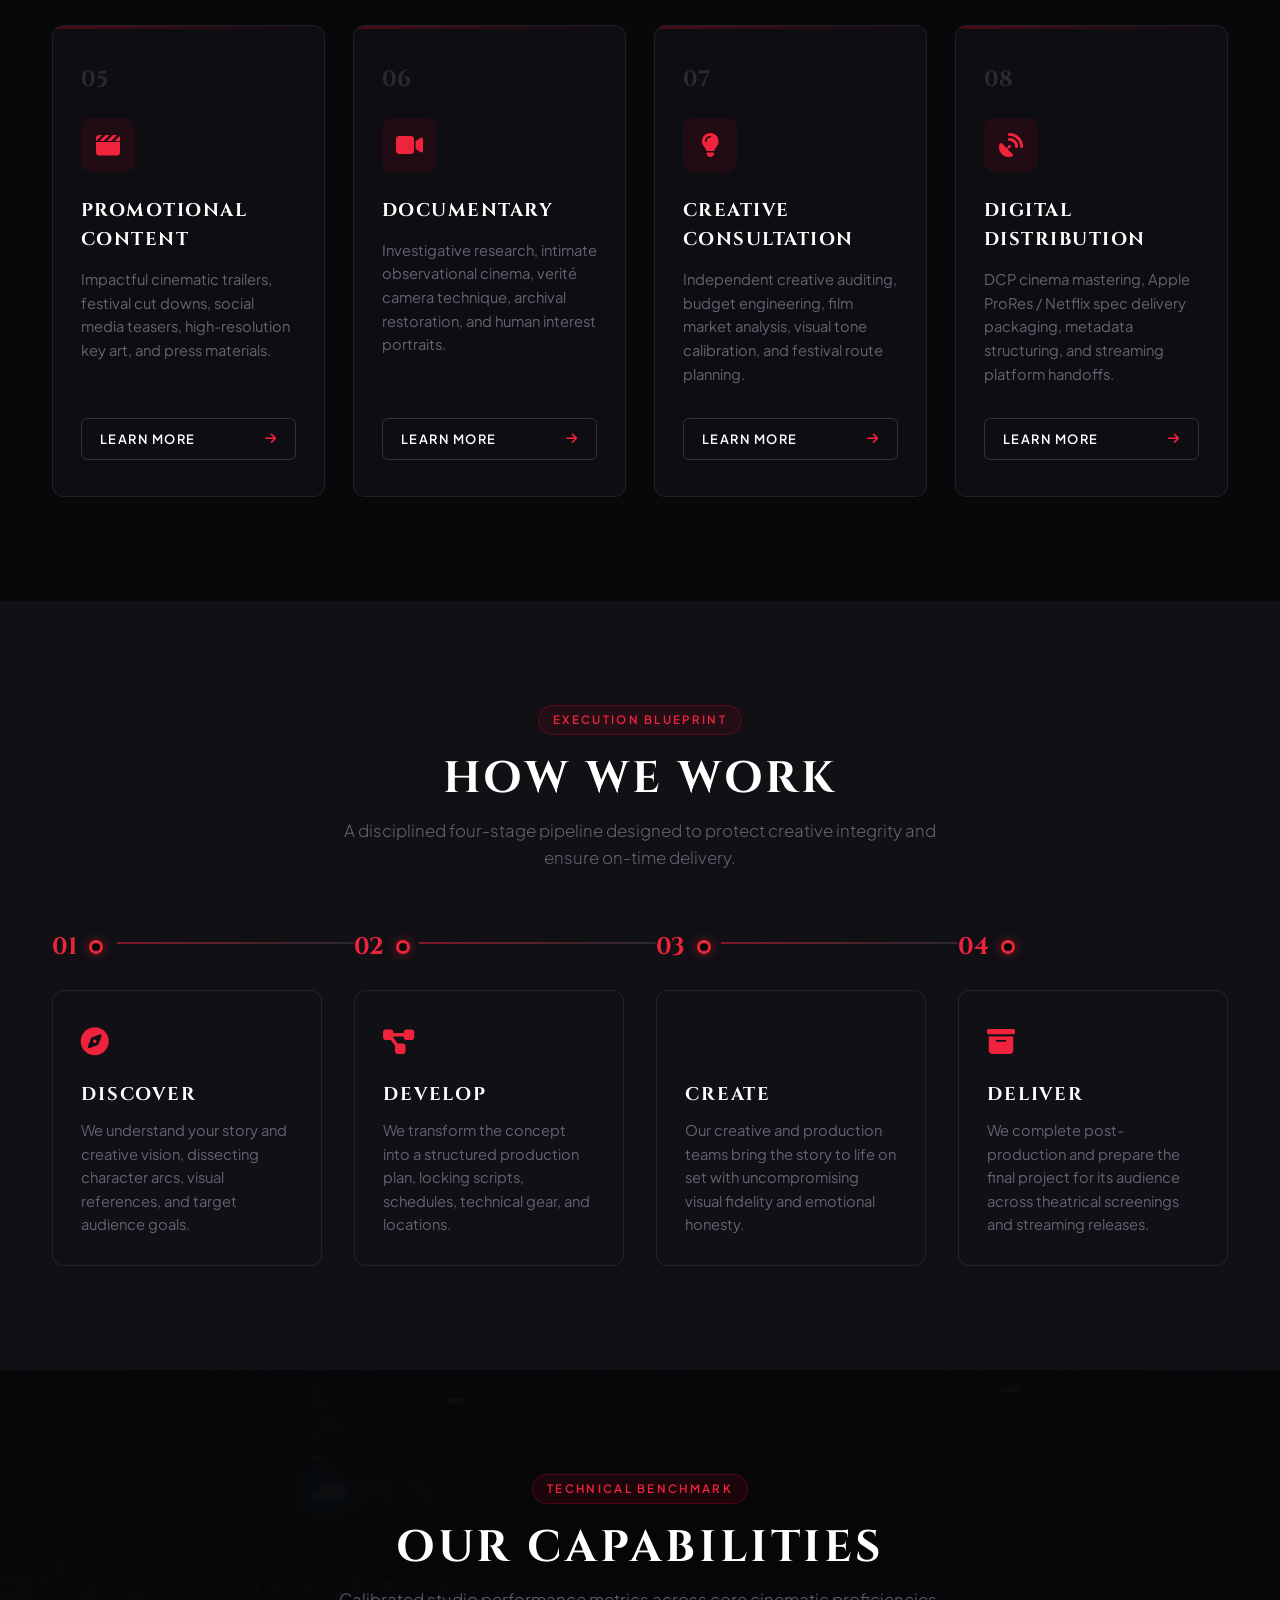
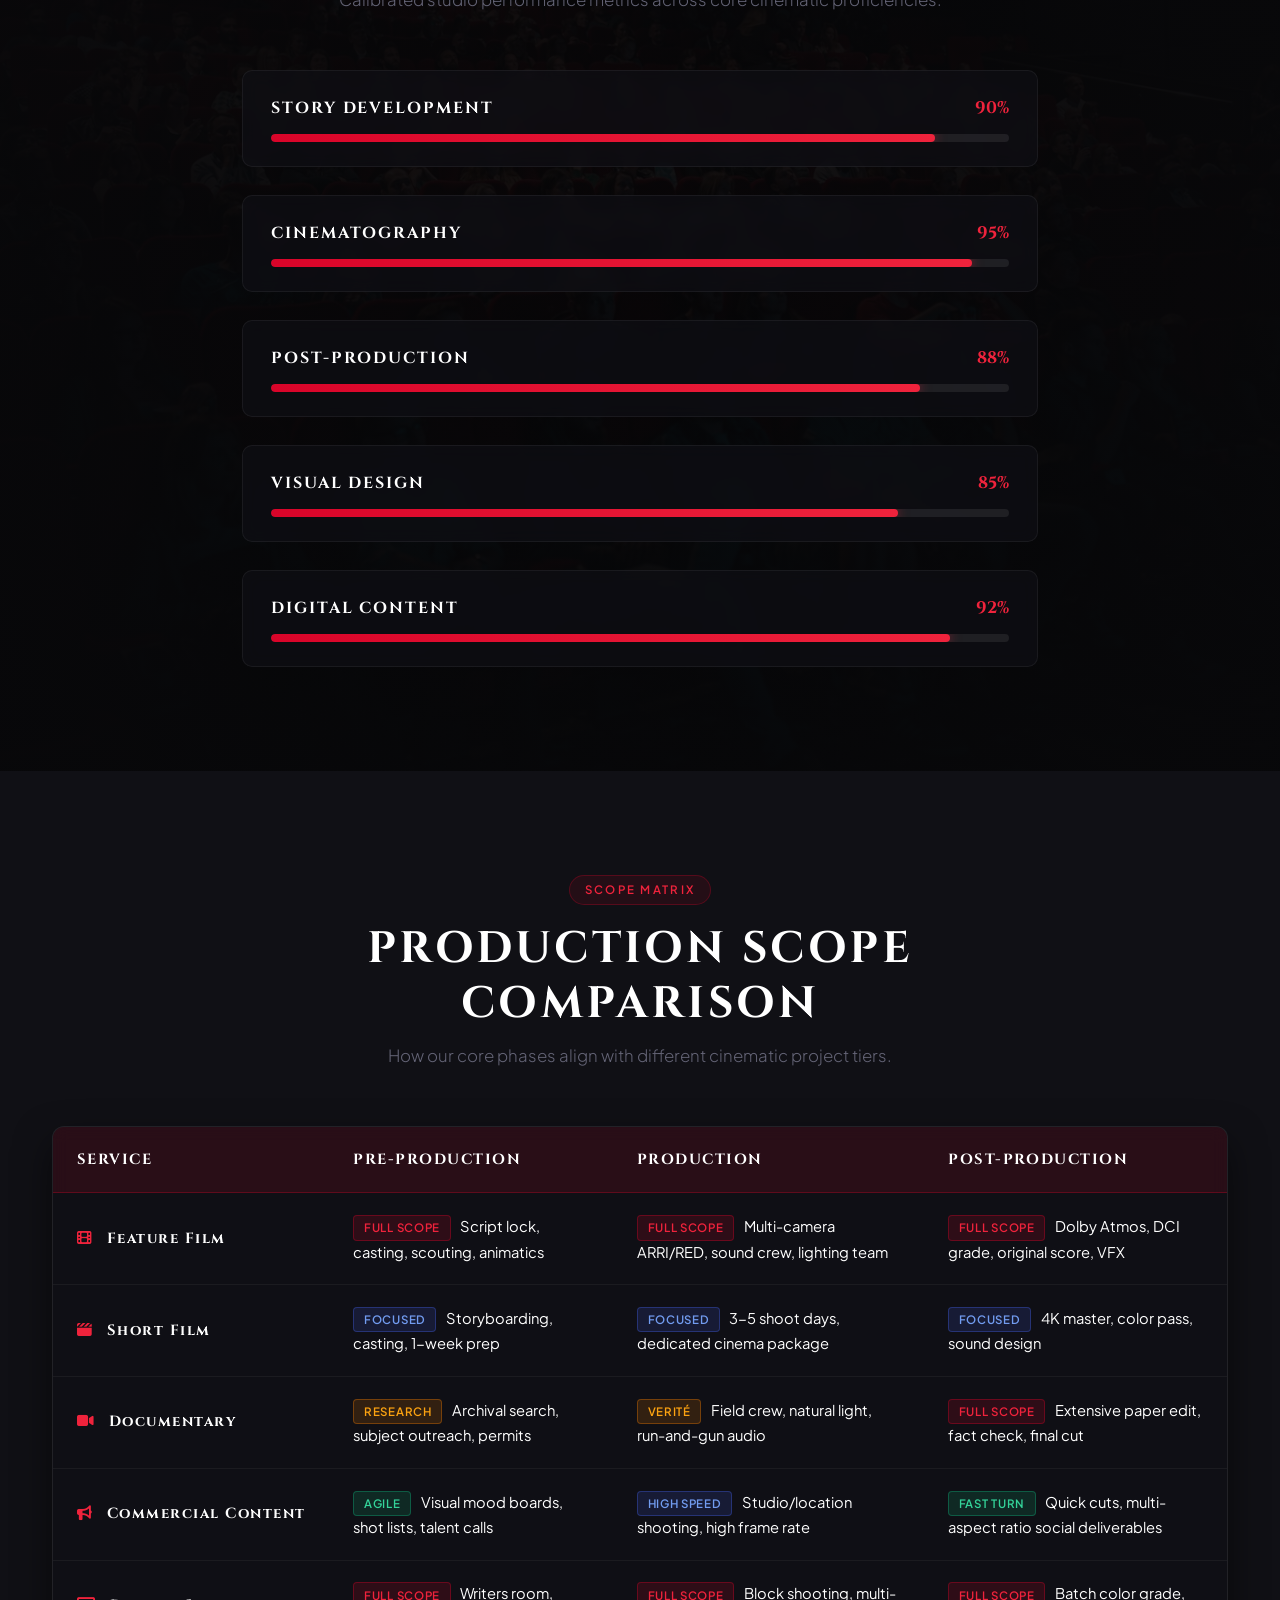
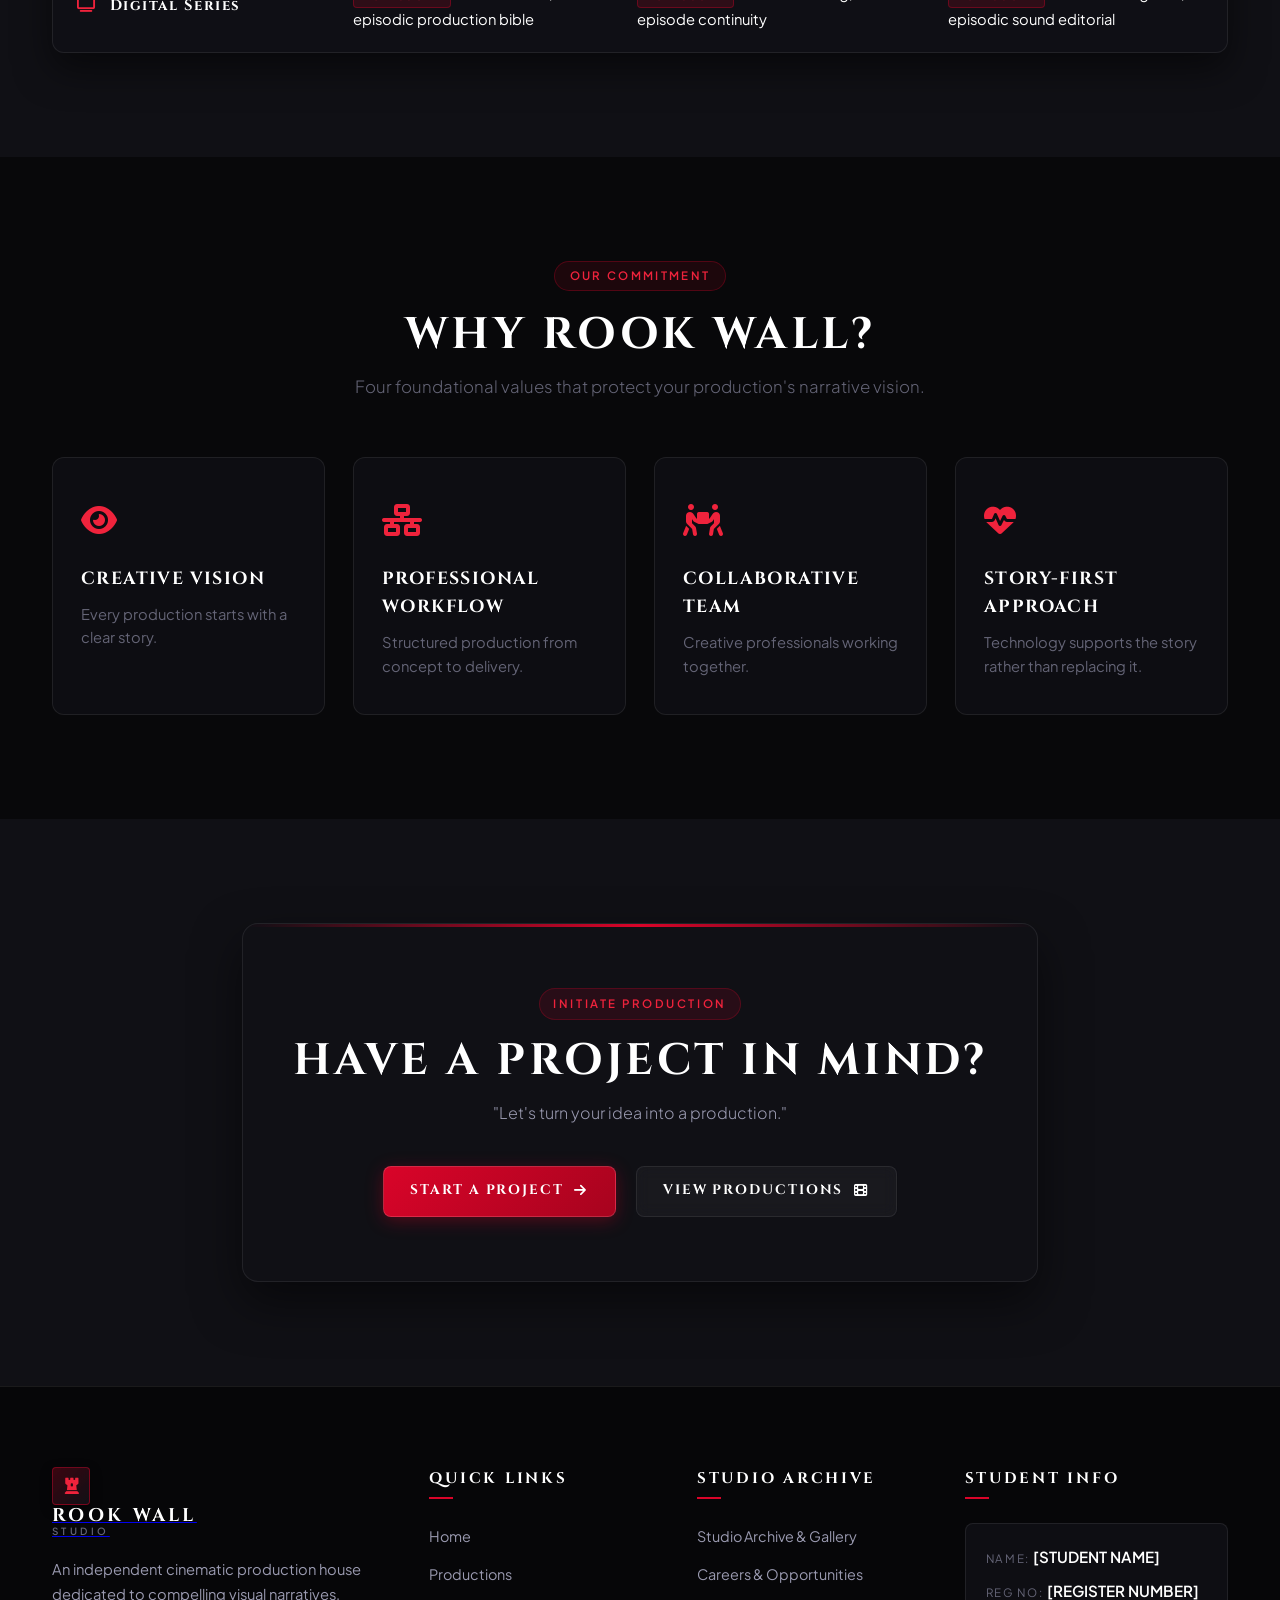
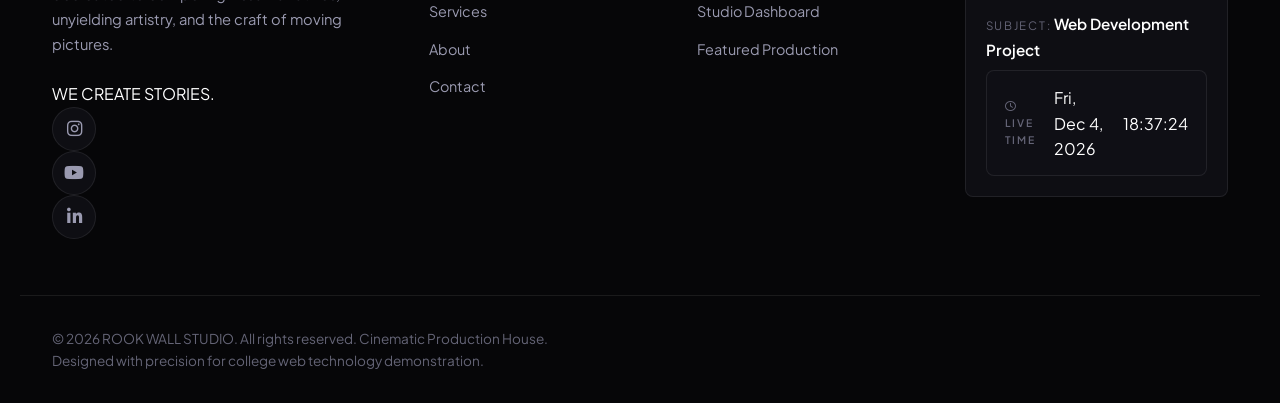
<file: pages/services.html>
﻿<!DOCTYPE html>
<html lang="en" data-theme="dark">
<head>
  <meta charset="UTF-8">
  <meta name="viewport" content="width=device-width, initial-scale=1.0">
  <title>Services | ROOK WALL STUDIO</title>
  <meta name="description" content="Cinematic production services by Rook Wall Studio — from concept development to final release.">
  <link rel="preconnect" href="https://fonts.googleapis.com">
  <link rel="preconnect" href="https://fonts.gstatic.com" crossorigin>
  <link href="https://fonts.googleapis.com/css2?family=Cinzel:wght@500;600;700;800&family=Plus+Jakarta+Sans:wght@300;400;500;600;700&display=swap" rel="stylesheet">
  <link rel="stylesheet" href="https://cdnjs.cloudflare.com/ajax/libs/font-awesome/6.5.1/css/all.min.css" crossorigin="anonymous">
  <link rel="stylesheet" href="../css/style.css">
  <link rel="stylesheet" href="../css/animations.css">
  <link rel="stylesheet" href="../css/responsive.css">
  <link rel="stylesheet" href="../css/services.css">
</head>
<body>

  <!-- SITE HEADER -->
  <header class="site-header" id="top">
    <div class="container navbar">
      <a href="../index.html" class="nav-brand" aria-label="ROOK WALL STUDIO Home">
        <div class="brand-icon" aria-hidden="true"><i class="fa-solid fa-chess-rook"></i></div>
        <div class="brand-text-block">
          <span class="brand-text-main">ROOK WALL</span>
          <span class="brand-text-sub">STUDIO</span>
        </div>
      </a>
      <nav class="main-nav" aria-label="Primary Navigation">
        <ul id="navMenu" class="nav-menu">
          <li class="nav-item"><a href="../index.html" class="nav-link">HOME</a></li>
          <li class="nav-item"><a href="productions.html" class="nav-link">PRODUCTIONS</a></li>
          <li class="nav-item"><a href="services.html" class="nav-link nav-link--active" aria-current="page">SERVICES</a></li>
          <li class="nav-item"><a href="about.html" class="nav-link">ABOUT</a></li>
        </ul>
      </nav>
      <div class="nav-actions">
        <button type="button" id="notifBtn" class="icon-btn" aria-label="Toggle notifications" aria-expanded="false">
          <i class="fa-regular fa-bell" aria-hidden="true"></i>
          <span class="notif-badge" id="notifCount">3</span>
        </button>
        <div id="notificationPanel" class="notification-panel" role="region" aria-label="Notifications">
          <div class="notif-header">
            <h4 class="notif-title"><i class="fa-solid fa-bell" style="color:var(--accent-bright);"></i> NOTIFICATIONS</h4>
          </div>
          <ul class="notif-list">
            <li class="notif-item notif-unread">
              <i class="fa-solid fa-clapperboard notif-item-icon" aria-hidden="true"></i>
              <div class="notif-item-body">
                <span class="notif-item-title">New service added</span>
                <span class="notif-item-desc">Digital Distribution now available for indie creators.</span>
              </div>
            </li>
            <li class="notif-item notif-unread">
              <i class="fa-solid fa-film notif-item-icon" aria-hidden="true"></i>
              <div class="notif-item-body">
                <span class="notif-item-title">Production schedule</span>
                <span class="notif-item-desc">Project Phoenix post-production on schedule.</span>
              </div>
            </li>
            <li class="notif-item notif-unread">
              <i class="fa-solid fa-handshake notif-item-icon" aria-hidden="true"></i>
              <div class="notif-item-body">
                <span class="notif-item-title">Consultation booking open</span>
                <span class="notif-item-desc">Q3 creative consultation slots available.</span>
              </div>
            </li>
          </ul>
        </div>
        <button type="button" id="themeToggleBtn" class="icon-btn" aria-label="Switch theme">
          <i class="fa-solid fa-moon" aria-hidden="true"></i>
        </button>
        <a href="../login.html" id="navAuthBtn" class="nav-auth-btn">
          <i class="fa-solid fa-arrow-right-to-bracket" aria-hidden="true"></i>
          <span>LOGIN</span>
        </a>
        <button type="button" id="hamburgerBtn" class="hamburger-btn" aria-label="Toggle navigation menu" aria-expanded="false">
          <span class="hamburger-line"></span>
          <span class="hamburger-line"></span>
          <span class="hamburger-line"></span>
        </button>
      </div>
    </div>
  </header>

  <!-- HERO -->
  <section class="services-hero" aria-label="Services hero banner">
    <div class="services-hero-bg" role="img" aria-label="Cinematic production background"></div>
    <div class="services-hero-overlay" aria-hidden="true"></div>
    <div class="services-hero-grain" aria-hidden="true"></div>
    <div class="container services-hero-content">
      <nav class="services-breadcrumb" aria-label="Breadcrumb">
        <ol class="breadcrumb-list">
          <li class="breadcrumb-item"><a href="../index.html">HOME</a></li>
          <li class="breadcrumb-sep" aria-hidden="true">/</li>
          <li class="breadcrumb-item breadcrumb-current" aria-current="page">SERVICES</li>
        </ol>
      </nav>
      <div class="services-hero-text">
        <div class="services-hero-label"><i class="fa-solid fa-chess-rook" aria-hidden="true"></i> ROOK WALL STUDIO</div>
        <h1 class="services-hero-heading">OUR SERVICES</h1>
        <p class="services-hero-subtitle">"From the first idea to the final frame."</p>
      </div>
    </div>
  </section>

  <main id="main-content">

  <!-- INTRODUCTION -->
  <section class="services-intro-section" id="intro" aria-labelledby="intro-heading">
    <div class="container">
      <div class="services-intro-grid">
        <article class="services-intro-article reveal-svc">
          <span class="section-pill">The Process</span>
          <h2 class="section-title" id="intro-heading">FROM IDEA TO SCREEN</h2>
          <p class="services-intro-highlight">
            Rook Wall Studio brings together creative vision, technical expertise and production experience to transform ideas into compelling screen stories.
          </p>
          <p class="services-intro-body">
            We partner with visionary storytellers, independent directors, and innovative brands to craft cinema that commands attention. Every project receives end-to-end focus, ensuring uncompromising aesthetic standards and technical precision across every stage of delivery.
          </p>
        </article>
        <aside class="services-intro-aside reveal-svc" aria-label="Studio overview key highlights">
          <div class="intro-stat-card">
            <div class="intro-stat-icon" aria-hidden="true"><i class="fa-solid fa-clapperboard"></i></div>
            <div class="intro-stat-info">
              <span class="intro-stat-num">8+</span>
              <span class="intro-stat-text">Core Disciplines</span>
            </div>
          </div>
          <div class="intro-stat-card">
            <div class="intro-stat-icon" aria-hidden="true"><i class="fa-solid fa-sliders"></i></div>
            <div class="intro-stat-info">
              <span class="intro-stat-num">4K HDR</span>
              <span class="intro-stat-text">Mastering Pipeline</span>
            </div>
          </div>
          <div class="intro-stat-card">
            <div class="intro-stat-icon" aria-hidden="true"><i class="fa-solid fa-trophy"></i></div>
            <div class="intro-stat-info">
              <span class="intro-stat-num">100%</span>
              <span class="intro-stat-text">In-House Dedicated Crew</span>
            </div>
          </div>
        </aside>
      </div>
    </div>
  </section>

  <!-- SERVICES ORDERED LIST (SEMANTIC COLLEGE REQUIREMENT) -->
  <section class="services-list-section" id="services-index" aria-labelledby="services-list-heading">
    <div class="container">
      <div class="section-header reveal-svc">
        <span class="section-pill">Structured Catalog</span>
        <h2 class="section-title" id="services-list-heading">STUDIO SERVICES CATALOG</h2>
        <p class="section-subtitle">Our comprehensive, full-spectrum production roadmap categorized in chronological delivery order.</p>
      </div>
      <ol class="services-ordered-list reveal-svc">
        <li class="ordered-service-item">
          <div class="ordered-service-header">
            <h3 class="ordered-service-name">Film Development</h3>
          </div>
          <p class="ordered-service-desc">Concept development, story planning and project preparation.</p>
        </li>
        <li class="ordered-service-item">
          <div class="ordered-service-header">
            <h3 class="ordered-service-name">Pre-Production</h3>
          </div>
          <p class="ordered-service-desc">Script planning, casting, locations, scheduling and production design.</p>
        </li>
        <li class="ordered-service-item">
          <div class="ordered-service-header">
            <h3 class="ordered-service-name">Film Production</h3>
          </div>
          <p class="ordered-service-desc">Professional cinematography, direction, lighting, sound and on-set production.</p>
        </li>
        <li class="ordered-service-item">
          <div class="ordered-service-header">
            <h3 class="ordered-service-name">Post-Production</h3>
          </div>
          <p class="ordered-service-desc">Editing, colour grading, sound design, visual effects and final mastering.</p>
        </li>
        <li class="ordered-service-item">
          <div class="ordered-service-header">
            <h3 class="ordered-service-name">Trailer &amp; Promotional Content</h3>
          </div>
          <p class="ordered-service-desc">Cinematic trailers, teasers and promotional videos.</p>
        </li>
        <li class="ordered-service-item">
          <div class="ordered-service-header">
            <h3 class="ordered-service-name">Documentary Production</h3>
          </div>
          <p class="ordered-service-desc">Research-driven documentary storytelling and visual production.</p>
        </li>
        <li class="ordered-service-item">
          <div class="ordered-service-header">
            <h3 class="ordered-service-name">Creative Consultation</h3>
          </div>
          <p class="ordered-service-desc">Story development, visual direction and production planning.</p>
        </li>
        <li class="ordered-service-item">
          <div class="ordered-service-header">
            <h3 class="ordered-service-name">Digital Distribution</h3>
          </div>
          <p class="ordered-service-desc">Preparation of productions for digital platforms and online audiences.</p>
        </li>
      </ol>
    </div>
  </section>

  <!-- SERVICE CARDS GRID -->
  <section class="services-cards-section" id="service-cards" aria-labelledby="cards-heading">
    <div class="container">
      <div class="section-header reveal-svc">
        <span class="section-pill">Interactive Overview</span>
        <h2 class="section-title" id="cards-heading">FEATURED SERVICE MODULES</h2>
        <p class="section-subtitle">Select any module to inspect detailed deliverables, creative personnel, and production pipelines.</p>
      </div>
      <div class="service-cards-grid">
        <!-- Card 1 -->
        <article class="service-card reveal-svc" data-service-id="development">
          <div class="service-card-num" aria-hidden="true">01</div>
          <div class="service-card-icon-wrap" aria-hidden="true">
            <i class="fa-solid fa-pen-nib service-card-icon"></i>
          </div>
          <h3 class="service-card-title">FILM DEVELOPMENT</h3>
          <p class="service-card-desc">Concept ideation, narrative design, script doctoring, character architecture, and investor-ready lookbooks.</p>
          <button type="button" class="btn-learn-more js-open-modal" data-service="development" aria-haspopup="dialog">
            <span>LEARN MORE</span>
            <i class="fa-solid fa-arrow-right" aria-hidden="true"></i>
          </button>
        </article>

        <!-- Card 2 -->
        <article class="service-card reveal-svc" data-service-id="pre-production">
          <div class="service-card-num" aria-hidden="true">02</div>
          <div class="service-card-icon-wrap" aria-hidden="true">
            <i class="fa-solid fa-clipboard-list service-card-icon"></i>
          </div>
          <h3 class="service-card-title">PRE-PRODUCTION</h3>
          <p class="service-card-desc">Comprehensive storyboarding, location scouting, casting calls, breakdown sheets, and rigorous call scheduling.</p>
          <button type="button" class="btn-learn-more js-open-modal" data-service="pre-production" aria-haspopup="dialog">
            <span>LEARN MORE</span>
            <i class="fa-solid fa-arrow-right" aria-hidden="true"></i>
          </button>
        </article>

        <!-- Card 3 -->
        <article class="service-card reveal-svc" data-service-id="production">
          <div class="service-card-num" aria-hidden="true">03</div>
          <div class="service-card-icon-wrap" aria-hidden="true">
            <i class="fa-solid fa-film service-card-icon"></i>
          </div>
          <h3 class="service-card-title">PRODUCTION</h3>
          <p class="service-card-desc">Principal photography, RED/ARRI multi-camera setups, cinematic gaffer lighting, and pristine location sound capture.</p>
          <button type="button" class="btn-learn-more js-open-modal" data-service="production" aria-haspopup="dialog">
            <span>LEARN MORE</span>
            <i class="fa-solid fa-arrow-right" aria-hidden="true"></i>
          </button>
        </article>

        <!-- Card 4 -->
        <article class="service-card reveal-svc" data-service-id="post-production">
          <div class="service-card-num" aria-hidden="true">04</div>
          <div class="service-card-icon-wrap" aria-hidden="true">
            <i class="fa-solid fa-sliders service-card-icon"></i>
          </div>
          <h3 class="service-card-title">POST-PRODUCTION</h3>
          <p class="service-card-desc">Offline/online picture cut, DaVinci Resolve color grading, Dolby Atmos sound design, original scoring, and VFX compositing.</p>
          <button type="button" class="btn-learn-more js-open-modal" data-service="post-production" aria-haspopup="dialog">
            <span>LEARN MORE</span>
            <i class="fa-solid fa-arrow-right" aria-hidden="true"></i>
          </button>
        </article>

        <!-- Card 5 -->
        <article class="service-card reveal-svc" data-service-id="promotional">
          <div class="service-card-num" aria-hidden="true">05</div>
          <div class="service-card-icon-wrap" aria-hidden="true">
            <i class="fa-solid fa-clapperboard service-card-icon"></i>
          </div>
          <h3 class="service-card-title">PROMOTIONAL CONTENT</h3>
          <p class="service-card-desc">Impactful cinematic trailers, festival cut downs, social media teasers, high-resolution key art, and press materials.</p>
          <button type="button" class="btn-learn-more js-open-modal" data-service="promotional" aria-haspopup="dialog">
            <span>LEARN MORE</span>
            <i class="fa-solid fa-arrow-right" aria-hidden="true"></i>
          </button>
        </article>

        <!-- Card 6 -->
        <article class="service-card reveal-svc" data-service-id="documentary">
          <div class="service-card-num" aria-hidden="true">06</div>
          <div class="service-card-icon-wrap" aria-hidden="true">
            <i class="fa-solid fa-video service-card-icon"></i>
          </div>
          <h3 class="service-card-title">DOCUMENTARY</h3>
          <p class="service-card-desc">Investigative research, intimate observational cinema, verité camera technique, archival restoration, and human interest portraits.</p>
          <button type="button" class="btn-learn-more js-open-modal" data-service="documentary" aria-haspopup="dialog">
            <span>LEARN MORE</span>
            <i class="fa-solid fa-arrow-right" aria-hidden="true"></i>
          </button>
        </article>

        <!-- Card 7 -->
        <article class="service-card reveal-svc" data-service-id="consultation">
          <div class="service-card-num" aria-hidden="true">07</div>
          <div class="service-card-icon-wrap" aria-hidden="true">
            <i class="fa-solid fa-lightbulb service-card-icon"></i>
          </div>
          <h3 class="service-card-title">CREATIVE CONSULTATION</h3>
          <p class="service-card-desc">Independent creative auditing, budget engineering, film market analysis, visual tone calibration, and festival route planning.</p>
          <button type="button" class="btn-learn-more js-open-modal" data-service="consultation" aria-haspopup="dialog">
            <span>LEARN MORE</span>
            <i class="fa-solid fa-arrow-right" aria-hidden="true"></i>
          </button>
        </article>

        <!-- Card 8 -->
        <article class="service-card reveal-svc" data-service-id="distribution">
          <div class="service-card-num" aria-hidden="true">08</div>
          <div class="service-card-icon-wrap" aria-hidden="true">
            <i class="fa-solid fa-satellite-dish service-card-icon"></i>
          </div>
          <h3 class="service-card-title">DIGITAL DISTRIBUTION</h3>
          <p class="service-card-desc">DCP cinema mastering, Apple ProRes / Netflix spec delivery packaging, metadata structuring, and streaming platform handoffs.</p>
          <button type="button" class="btn-learn-more js-open-modal" data-service="distribution" aria-haspopup="dialog">
            <span>LEARN MORE</span>
            <i class="fa-solid fa-arrow-right" aria-hidden="true"></i>
          </button>
        </article>
      </div>
    </div>
  </section>

  <!-- SERVICE PROCESS (HOW WE WORK) -->
  <section class="services-process-section" id="process" aria-labelledby="process-heading">
    <div class="container">
      <div class="section-header reveal-svc">
        <span class="section-pill">Execution Blueprint</span>
        <h2 class="section-title" id="process-heading">HOW WE WORK</h2>
        <p class="section-subtitle">A disciplined four-stage pipeline designed to protect creative integrity and ensure on-time delivery.</p>
      </div>
      <div class="workflow-timeline" role="list" aria-label="Production stages timeline">
        <div class="workflow-step reveal-svc" role="listitem">
          <div class="workflow-marker" aria-hidden="true">
            <span class="workflow-num">01</span>
            <span class="workflow-dot"></span>
          </div>
          <div class="workflow-connector" aria-hidden="true"></div>
          <article class="workflow-card">
            <div class="workflow-icon" aria-hidden="true"><i class="fa-solid fa-compass"></i></div>
            <h3 class="workflow-title">DISCOVER</h3>
            <p class="workflow-desc">We understand your story and creative vision, dissecting character arcs, visual references, and target audience goals.</p>
          </article>
        </div>

        <div class="workflow-step reveal-svc" role="listitem">
          <div class="workflow-marker" aria-hidden="true">
            <span class="workflow-num">02</span>
            <span class="workflow-dot"></span>
          </div>
          <div class="workflow-connector" aria-hidden="true"></div>
          <article class="workflow-card">
            <div class="workflow-icon" aria-hidden="true"><i class="fa-solid fa-diagram-project"></i></div>
            <h3 class="workflow-title">DEVELOP</h3>
            <p class="workflow-desc">We transform the concept into a structured production plan, locking scripts, schedules, technical gear, and locations.</p>
          </article>
        </div>

        <div class="workflow-step reveal-svc" role="listitem">
          <div class="workflow-marker" aria-hidden="true">
            <span class="workflow-num">03</span>
            <span class="workflow-dot"></span>
          </div>
          <div class="workflow-connector" aria-hidden="true"></div>
          <article class="workflow-card">
            <div class="workflow-icon" aria-hidden="true"><i class="fa-solid fa-camera-movie"></i></div>
            <h3 class="workflow-title">CREATE</h3>
            <p class="workflow-desc">Our creative and production teams bring the story to life on set with uncompromising visual fidelity and emotional honesty.</p>
          </article>
        </div>

        <div class="workflow-step reveal-svc" role="listitem">
          <div class="workflow-marker" aria-hidden="true">
            <span class="workflow-num">04</span>
            <span class="workflow-dot"></span>
          </div>
          <article class="workflow-card">
            <div class="workflow-icon" aria-hidden="true"><i class="fa-solid fa-box-archive"></i></div>
            <h3 class="workflow-title">DELIVER</h3>
            <p class="workflow-desc">We complete post-production and prepare the final project for its audience across theatrical screenings and streaming releases.</p>
          </article>
        </div>
      </div>
    </div>
  </section>

  <!-- PRODUCTION CAPABILITIES (ANIMATED PROGRESS BARS) -->
  <section class="services-capabilities-section" id="capabilities" aria-labelledby="capabilities-heading">
    <div class="capabilities-bg" aria-hidden="true"></div>
    <div class="capabilities-overlay" aria-hidden="true"></div>
    <div class="container capabilities-content">
      <div class="section-header reveal-svc">
        <span class="section-pill">Technical Benchmark</span>
        <h2 class="section-title" id="capabilities-heading">OUR CAPABILITIES</h2>
        <p class="section-subtitle">Calibrated studio performance metrics across core cinematic proficiencies.</p>
      </div>
      <div class="capabilities-grid">
        <!-- Capability 1 -->
        <div class="capability-item reveal-svc">
          <div class="capability-header">
            <span class="capability-name">STORY DEVELOPMENT</span>
            <span class="capability-percent">90%</span>
          </div>
          <div class="capability-track" role="progressbar" aria-valuenow="90" aria-valuemin="0" aria-valuemax="100" aria-label="Story Development proficiency">
            <div class="capability-bar js-capability-bar" data-width="90%"></div>
          </div>
        </div>

        <!-- Capability 2 -->
        <div class="capability-item reveal-svc">
          <div class="capability-header">
            <span class="capability-name">CINEMATOGRAPHY</span>
            <span class="capability-percent">95%</span>
          </div>
          <div class="capability-track" role="progressbar" aria-valuenow="95" aria-valuemin="0" aria-valuemax="100" aria-label="Cinematography proficiency">
            <div class="capability-bar js-capability-bar" data-width="95%"></div>
          </div>
        </div>

        <!-- Capability 3 -->
        <div class="capability-item reveal-svc">
          <div class="capability-header">
            <span class="capability-name">POST-PRODUCTION</span>
            <span class="capability-percent">88%</span>
          </div>
          <div class="capability-track" role="progressbar" aria-valuenow="88" aria-valuemin="0" aria-valuemax="100" aria-label="Post-Production proficiency">
            <div class="capability-bar js-capability-bar" data-width="88%"></div>
          </div>
        </div>

        <!-- Capability 4 -->
        <div class="capability-item reveal-svc">
          <div class="capability-header">
            <span class="capability-name">VISUAL DESIGN</span>
            <span class="capability-percent">85%</span>
          </div>
          <div class="capability-track" role="progressbar" aria-valuenow="85" aria-valuemin="0" aria-valuemax="100" aria-label="Visual Design proficiency">
            <div class="capability-bar js-capability-bar" data-width="85%"></div>
          </div>
        </div>

        <!-- Capability 5 -->
        <div class="capability-item reveal-svc">
          <div class="capability-header">
            <span class="capability-name">DIGITAL CONTENT</span>
            <span class="capability-percent">92%</span>
          </div>
          <div class="capability-track" role="progressbar" aria-valuenow="92" aria-valuemin="0" aria-valuemax="100" aria-label="Digital Content proficiency">
            <div class="capability-bar js-capability-bar" data-width="92%"></div>
          </div>
        </div>
      </div>
    </div>
  </section>

  <!-- SERVICE COMPARISON TABLE -->
  <section class="services-comparison-section" id="comparison" aria-labelledby="comparison-heading">
    <div class="container">
      <div class="section-header reveal-svc">
        <span class="section-pill">Scope Matrix</span>
        <h2 class="section-title" id="comparison-heading">PRODUCTION SCOPE COMPARISON</h2>
        <p class="section-subtitle">How our core phases align with different cinematic project tiers.</p>
      </div>
      <div class="table-responsive reveal-svc">
        <table class="services-table" aria-label="Service Scope Comparison Table">
          <thead>
            <tr>
              <th scope="col">SERVICE</th>
              <th scope="col">PRE-PRODUCTION</th>
              <th scope="col">PRODUCTION</th>
              <th scope="col">POST-PRODUCTION</th>
            </tr>
          </thead>
          <tbody>
            <tr>
              <th scope="row" class="service-type-cell"><i class="fa-solid fa-film" aria-hidden="true"></i> Feature Film</th>
              <td><span class="table-badge badge-full">Full Scope</span> Script lock, casting, scouting, animatics</td>
              <td><span class="table-badge badge-full">Full Scope</span> Multi-camera ARRI/RED, sound crew, lighting team</td>
              <td><span class="table-badge badge-full">Full Scope</span> Dolby Atmos, DCI grade, original score, VFX</td>
            </tr>
            <tr>
              <th scope="row" class="service-type-cell"><i class="fa-solid fa-clapperboard" aria-hidden="true"></i> Short Film</th>
              <td><span class="table-badge badge-focus">Focused</span> Storyboarding, casting, 1-week prep</td>
              <td><span class="table-badge badge-focus">Focused</span> 3-5 shoot days, dedicated cinema package</td>
              <td><span class="table-badge badge-focus">Focused</span> 4K master, color pass, sound design</td>
            </tr>
            <tr>
              <th scope="row" class="service-type-cell"><i class="fa-solid fa-video" aria-hidden="true"></i> Documentary</th>
              <td><span class="table-badge badge-special">Research</span> Archival search, subject outreach, permits</td>
              <td><span class="table-badge badge-special">Verité</span> Field crew, natural light, run-and-gun audio</td>
              <td><span class="table-badge badge-full">Full Scope</span> Extensive paper edit, fact check, final cut</td>
            </tr>
            <tr>
              <th scope="row" class="service-type-cell"><i class="fa-solid fa-bullhorn" aria-hidden="true"></i> Commercial Content</th>
              <td><span class="table-badge badge-rapid">Agile</span> Visual mood boards, shot lists, talent calls</td>
              <td><span class="table-badge badge-focus">High Speed</span> Studio/location shooting, high frame rate</td>
              <td><span class="table-badge badge-rapid">Fast Turn</span> Quick cuts, multi-aspect ratio social deliverables</td>
            </tr>
            <tr>
              <th scope="row" class="service-type-cell"><i class="fa-solid fa-tv" aria-hidden="true"></i> Digital Series</th>
              <td><span class="table-badge badge-full">Full Scope</span> Writers room, episodic production bible</td>
              <td><span class="table-badge badge-full">Full Scope</span> Block shooting, multi-episode continuity</td>
              <td><span class="table-badge badge-full">Full Scope</span> Batch color grade, episodic sound editorial</td>
            </tr>
          </tbody>
        </table>
      </div>
    </div>
  </section>

  <!-- WHY ROOK WALL (SEMANTIC UL / LI) -->
  <section class="services-why-section" id="why" aria-labelledby="why-heading">
    <div class="container">
      <div class="section-header reveal-svc">
        <span class="section-pill">Our Commitment</span>
        <h2 class="section-title" id="why-heading">WHY ROOK WALL?</h2>
        <p class="section-subtitle">Four foundational values that protect your production's narrative vision.</p>
      </div>
      <ul class="why-list" role="list">
        <li class="why-item reveal-svc">
          <div class="why-icon" aria-hidden="true"><i class="fa-solid fa-eye"></i></div>
          <div class="why-content">
            <h3 class="why-title">CREATIVE VISION</h3>
            <p class="why-desc">Every production starts with a clear story.</p>
          </div>
        </li>
        <li class="why-item reveal-svc">
          <div class="why-icon" aria-hidden="true"><i class="fa-solid fa-network-wired"></i></div>
          <div class="why-content">
            <h3 class="why-title">PROFESSIONAL WORKFLOW</h3>
            <p class="why-desc">Structured production from concept to delivery.</p>
          </div>
        </li>
        <li class="why-item reveal-svc">
          <div class="why-icon" aria-hidden="true"><i class="fa-solid fa-people-carry-box"></i></div>
          <div class="why-content">
            <h3 class="why-title">COLLABORATIVE TEAM</h3>
            <p class="why-desc">Creative professionals working together.</p>
          </div>
        </li>
        <li class="why-item reveal-svc">
          <div class="why-icon" aria-hidden="true"><i class="fa-solid fa-heart-pulse"></i></div>
          <div class="why-content">
            <h3 class="why-title">STORY-FIRST APPROACH</h3>
            <p class="why-desc">Technology supports the story rather than replacing it.</p>
          </div>
        </li>
      </ul>
    </div>
  </section>

  <!-- CONTACT CTA -->
  <section class="services-cta-section" id="cta" aria-labelledby="cta-heading">
    <div class="container services-cta-container">
      <div class="services-cta-card reveal-svc">
        <span class="section-pill">Initiate Production</span>
        <h2 class="section-title" id="cta-heading">HAVE A PROJECT IN MIND?</h2>
        <p class="section-subtitle">"Let's turn your idea into a production."</p>
        <div class="services-cta-btn-group">
          <a href="contact.html" class="btn btn-primary btn-hover-sweep">
            <span>START A PROJECT</span>
            <i class="fa-solid fa-arrow-right" aria-hidden="true"></i>
          </a>
          <a href="productions.html" class="btn btn-outline btn-hover-sweep">
            <span>VIEW PRODUCTIONS</span>
            <i class="fa-solid fa-film" aria-hidden="true"></i>
          </a>
        </div>
      </div>
    </div>
  </section>

  </main>

  <!-- SERVICE INTERACTIVE MODAL DIALOG -->
  <div id="serviceModal" class="service-modal" role="dialog" aria-modal="true" aria-labelledby="modalServiceTitle" aria-hidden="true">
    <div class="modal-backdrop" id="modalBackdrop"></div>
    <div class="modal-dialog">
      <div class="modal-content">
        <button type="button" class="modal-close-btn" id="modalCloseBtn" aria-label="Close service modal">
          <i class="fa-solid fa-xmark" aria-hidden="true"></i>
        </button>
        <div class="modal-header">
          <div class="modal-icon-badge" id="modalServiceIcon" aria-hidden="true">
            <i class="fa-solid fa-film"></i>
          </div>
          <div>
            <span class="modal-pill" id="modalServiceCategory">Production Service</span>
            <h3 class="modal-title" id="modalServiceTitle">Service Title</h3>
          </div>
        </div>
        <div class="modal-body">
          <p class="modal-desc" id="modalServiceDesc">Service description text will populate here dynamically.</p>
          
          <div class="modal-detail-block">
            <h4 class="modal-block-title"><i class="fa-solid fa-circle-check" aria-hidden="true"></i> WHAT WE PROVIDE</h4>
            <ul class="modal-bullet-list" id="modalServiceProvide">
              <!-- Dynamically populated -->
            </ul>
          </div>

          <div class="modal-detail-block">
            <h4 class="modal-block-title"><i class="fa-solid fa-clock-rotate-left" aria-hidden="true"></i> TYPICAL WORKFLOW</h4>
            <p class="modal-workflow-text" id="modalServiceWorkflow">Workflow details will populate here.</p>
          </div>
        </div>
        <div class="modal-footer">
          <a href="contact.html" class="btn btn-primary btn-modal-action">
            <span>INQUIRE ABOUT THIS SERVICE</span>
            <i class="fa-solid fa-arrow-right" aria-hidden="true"></i>
          </a>
          <button type="button" class="btn btn-outline btn-modal-dismiss" id="modalDismissBtn">CLOSE</button>
        </div>
      </div>
    </div>
  </div>

  <!-- SITE FOOTER -->
  <footer class="site-footer" role="contentinfo">
    <div class="container footer-top-grid">
      <div class="footer-col footer-col--brand">
        <a href="../index.html" class="footer-brand" aria-label="ROOK WALL STUDIO Home">
          <div class="brand-icon" aria-hidden="true"><i class="fa-solid fa-chess-rook"></i></div>
          <div class="brand-text-block">
            <span class="brand-text-main">ROOK WALL</span>
            <span class="brand-text-sub">STUDIO</span>
          </div>
        </a>
        <p class="footer-brand-bio">An independent cinematic production house dedicated to compelling visual narratives, unyielding artistry, and the craft of moving pictures.</p>
        <div class="footer-motto-badge">WE CREATE STORIES.</div>
        <div class="footer-social-links" aria-label="Social media links">
          <a href="https://instagram.com" class="social-link" target="_blank" rel="noopener noreferrer" aria-label="Instagram"><i class="fa-brands fa-instagram"></i></a>
          <a href="https://youtube.com" class="social-link" target="_blank" rel="noopener noreferrer" aria-label="YouTube"><i class="fa-brands fa-youtube"></i></a>
          <a href="https://linkedin.com" class="social-link" target="_blank" rel="noopener noreferrer" aria-label="LinkedIn"><i class="fa-brands fa-linkedin-in"></i></a>
        </div>
      </div>
      <div class="footer-col">
        <h4 class="footer-col-title">QUICK LINKS</h4>
        <ul class="footer-nav-list">
          <li><a href="../index.html" class="footer-nav-link">Home</a></li>
          <li><a href="productions.html" class="footer-nav-link">Productions</a></li>
          <li><a href="services.html" class="footer-nav-link">Services</a></li>
          <li><a href="about.html" class="footer-nav-link">About</a></li>
          <li><a href="contact.html" class="footer-nav-link">Contact</a></li>
        </ul>
      </div>
      <div class="footer-col">
        <h4 class="footer-col-title">STUDIO ARCHIVE</h4>
        <ul class="footer-nav-list">
          <li><a href="gallery.html" class="footer-nav-link">Studio Archive &amp; Gallery</a></li>
          <li><a href="careers.html" class="footer-nav-link">Careers &amp; Opportunities</a></li>
          <li><a href="dashboard.html" class="footer-nav-link">Studio Dashboard</a></li>
          <li><a href="production-details.html?id=phoenix" class="footer-nav-link">Featured Production</a></li>
        </ul>
      </div>
      <div class="footer-col footer-col--student">
        <h4 class="footer-col-title">STUDENT INFO</h4>
        <div class="student-info-card">
          <div class="student-field"><span class="student-label">Name:</span> <span class="student-val">[STUDENT NAME]</span></div>
          <div class="student-field"><span class="student-label">Reg No:</span> <span class="student-val">[REGISTER NUMBER]</span></div>
          <div class="student-field"><span class="student-label">Subject:</span> <span class="student-val">Web Development Project</span></div>
          <div class="footer-clock-box" aria-live="polite">
            <span class="clock-label"><i class="fa-regular fa-clock" aria-hidden="true"></i> LIVE TIME</span>
            <div id="liveDate" class="live-date">--</div>
            <div id="liveTime" class="live-time">--:--:--</div>
          </div>
        </div>
      </div>
    </div>
    <div class="footer-bottom">
      <div class="container footer-bottom-inner">
        <p class="copyright-text">&copy; 2026 ROOK WALL STUDIO. All rights reserved. Cinematic Production House.</p>
        <p class="designer-text">Designed with precision for college web technology demonstration.</p>
      </div>
    </div>
  </footer>

  <button type="button" id="scrollTopBtn" class="scroll-top-btn" aria-label="Scroll to top of page">
    <i class="fa-solid fa-arrow-up" aria-hidden="true"></i>
  </button>

  <script src="../js/services.js"></script>
</body>
</html>
</file>
<file: css/style.css>
/* ==========================================================================
   ROOK WALL STUDIO - HOMEPAGE CORE STYLESHEET
   css/style.css
   ========================================================================== */

/* --------------------------------------------------------------------------
   Design Tokens & CSS Variables (:root)
   -------------------------------------------------------------------------- */
:root {
  /* Brand Palette (Dark Theme Default) */
  --bg-primary: #08080a;
  --bg-secondary: #101015;
  --bg-card: rgba(16, 16, 22, 0.82);
  --bg-card-solid: #121218;
  --bg-glass: rgba(18, 18, 24, 0.72);
  --bg-input: rgba(12, 12, 16, 0.85);

  --text-primary: #ffffff;
  --text-secondary: #9a9ab0;
  --text-muted: #646476;
  --text-dark: #0f0f13;

  /* Deep Cinematic Red Accent */
  --accent: #d90429;
  --accent-bright: #ef233c;
  --accent-hover: #b00320;
  --accent-glow: rgba(217, 4, 41, 0.32);
  --accent-subtle: rgba(217, 4, 41, 0.12);

  /* Borders & Dividers */
  --border: rgba(255, 255, 255, 0.08);
  --border-hover: rgba(255, 255, 255, 0.18);
  --border-focus: rgba(217, 4, 41, 0.75);

  /* Typography */
  --font-cinematic: 'Cinzel', Georgia, serif;
  --font-sans: 'Plus Jakarta Sans', -apple-system, BlinkMacSystemFont, 'Segoe UI', Roboto, sans-serif;

  /* Spacing & Radii */
  --radius-sm: 4px;
  --radius: 8px;
  --radius-lg: 14px;
  --radius-full: 9999px;

  /* Shadows & Elevations */
  --shadow-card: 0 16px 36px -10px rgba(0, 0, 0, 0.7), 0 0 1px 1px rgba(255, 255, 255, 0.06);
  --shadow-dropdown: 0 16px 40px rgba(0, 0, 0, 0.85), 0 0 1px 1px rgba(255, 255, 255, 0.1);
  --transition: all 0.3s cubic-bezier(0.16, 1, 0.3, 1);
  --transition-slow: all 0.6s cubic-bezier(0.16, 1, 0.3, 1);

  /* Navbar height */
  --nav-height: 76px;
}

/* Light Mode Theme Variables */
[data-theme="light"] {
  --bg-primary: #f5f5f7;
  --bg-secondary: #e9e9ee;
  --bg-card: rgba(255, 255, 255, 0.9);
  --bg-card-solid: #ffffff;
  --bg-glass: rgba(255, 255, 255, 0.85);
  --bg-input: #ffffff;

  --text-primary: #121217;
  --text-secondary: #575768;
  --text-muted: #888899;

  --border: rgba(0, 0, 0, 0.1);
  --border-hover: rgba(0, 0, 0, 0.22);

  --shadow-card: 0 12px 30px -8px rgba(0, 0, 0, 0.12), 0 0 1px 1px rgba(0, 0, 0, 0.06);
  --shadow-dropdown: 0 16px 36px rgba(0, 0, 0, 0.15), 0 0 1px 1px rgba(0, 0, 0, 0.08);
}

/* --------------------------------------------------------------------------
   Reset & Base Styles
   -------------------------------------------------------------------------- */
*,
*::before,
*::after {
  box-sizing: border-box;
  margin: 0;
  padding: 0;
}

html {
  scroll-behavior: smooth;
  font-size: 16px;
}

body {
  background-color: var(--bg-primary);
  color: var(--text-primary);
  font-family: var(--font-sans);
  line-height: 1.6;
  overflow-x: hidden;
  -webkit-font-smoothing: antialiased;
  -moz-osx-font-smoothing: grayscale;
  transition: background-color 0.4s ease, color 0.4s ease;
}

/* ::selection demonstration */
::selection {
  background-color: var(--accent);
  color: #ffffff;
}

::-moz-selection {
  background-color: var(--accent);
  color: #ffffff;
}

/* Typographic Pseudo-elements Demonstration */
.welcome-lead::first-letter {
  font-family: var(--font-cinematic);
  font-size: 1.85em;
  font-weight: 700;
  color: var(--accent-bright);
  float: left;
  line-height: 0.9;
  padding-right: 6px;
  padding-top: 4px;
}

.hero-description::first-line {
  font-weight: 500;
  color: #ffffff;
  letter-spacing: 0.02em;
}

/* Custom Scrollbar */
::-webkit-scrollbar {
  width: 8px;
}
::-webkit-scrollbar-track {
  background: var(--bg-primary);
}
::-webkit-scrollbar-thumb {
  background: #282832;
  border-radius: 4px;
}
::-webkit-scrollbar-thumb:hover {
  background: var(--accent);
}

/* Common Container */
.container {
  width: 100%;
  max-width: 1240px;
  margin: 0 auto;
  padding: 0 2rem;
}

/* Section Header Typography */
.section-heading-wrap {
  text-align: center;
  margin-bottom: 3.5rem;
  position: relative;
}

.section-pill {
  display: inline-flex;
  align-items: center;
  gap: 0.5rem;
  font-size: 0.72rem;
  text-transform: uppercase;
  letter-spacing: 0.22em;
  color: var(--accent-bright);
  font-weight: 600;
  padding: 0.35rem 0.85rem;
  background: var(--accent-subtle);
  border: 1px solid rgba(217, 4, 41, 0.25);
  border-radius: var(--radius-full);
  margin-bottom: 0.85rem;
}

.section-title {
  font-family: var(--font-cinematic);
  font-size: clamp(2rem, 3.5vw, 2.75rem);
  font-weight: 700;
  letter-spacing: 0.08em;
  text-transform: uppercase;
  color: var(--text-primary);
  line-height: 1.25;
}

.section-subtitle {
  color: var(--text-secondary);
  font-size: 1rem;
  max-width: 620px;
  margin: 0.75rem auto 0;
  font-weight: 300;
}

/* Decorative Section Divider using ::before & ::after */
.section-heading-wrap::after {
  content: "";
  display: block;
  width: 60px;
  height: 2px;
  background: linear-gradient(90deg, transparent, var(--accent), transparent);
  margin: 1.25rem auto 0;
}

/* --------------------------------------------------------------------------
   Buttons & Links
   -------------------------------------------------------------------------- */
.btn {
  display: inline-flex;
  align-items: center;
  justify-content: center;
  gap: 0.65rem;
  padding: 0.85rem 1.65rem;
  border-radius: var(--radius);
  font-family: var(--font-cinematic);
  font-size: 0.85rem;
  font-weight: 700;
  letter-spacing: 0.14em;
  text-transform: uppercase;
  text-decoration: none;
  cursor: pointer;
  border: 1px solid transparent;
  transition: var(--transition);
  outline: none;
}

.btn-primary {
  background: linear-gradient(135deg, var(--accent) 0%, #a7031e 100%);
  color: #ffffff;
  border-color: rgba(255, 255, 255, 0.15);
  box-shadow: 0 4px 18px var(--accent-glow);
}

.btn-primary:hover {
  background: linear-gradient(135deg, var(--accent-bright) 0%, var(--accent) 100%);
  box-shadow: 0 6px 25px rgba(217, 4, 41, 0.55);
  transform: translateY(-2px);
}

.btn-outline {
  background: rgba(255, 255, 255, 0.04);
  color: var(--text-primary);
  border-color: var(--border);
  backdrop-filter: blur(8px);
}

.btn-outline:hover {
  background: rgba(255, 255, 255, 0.1);
  border-color: rgba(255, 255, 255, 0.35);
  transform: translateY(-2px);
  color: #ffffff;
}

/* --------------------------------------------------------------------------
   Sticky Navigation Bar
   -------------------------------------------------------------------------- */
.site-header {
  position: sticky;
  top: 0;
  left: 0;
  width: 100%;
  height: var(--nav-height);
  background: rgba(8, 8, 10, 0.82);
  backdrop-filter: blur(16px);
  -webkit-backdrop-filter: blur(16px);
  border-bottom: 1px solid var(--border);
  z-index: 1000;
  transition: background-color 0.3s ease, border-color 0.3s ease;
}

[data-theme="light"] .site-header {
  background: rgba(245, 245, 247, 0.85);
}

.navbar {
  display: flex;
  align-items: center;
  justify-content: space-between;
  height: 100%;
}

/* Left: Brand Logo Lockup */
.nav-brand {
  display: flex;
  align-items: center;
  gap: 0.75rem;
  text-decoration: none;
  color: var(--text-primary);
}

.brand-icon {
  width: 38px;
  height: 38px;
  background: linear-gradient(135deg, rgba(217, 4, 41, 0.25) 0%, rgba(18, 18, 24, 0.9) 100%);
  border: 1px solid rgba(217, 4, 41, 0.45);
  border-radius: var(--radius-sm);
  display: flex;
  align-items: center;
  justify-content: center;
  color: var(--accent-bright);
  font-size: 1.1rem;
  box-shadow: 0 4px 12px rgba(0, 0, 0, 0.4);
  transition: transform 0.4s ease, border-color 0.4s ease;
}

.nav-brand:hover .brand-icon {
  transform: rotate(-10deg) scale(1.05);
  border-color: var(--accent-bright);
}

.brand-text-block {
  display: flex;
  flex-direction: column;
  line-height: 1.15;
}

.brand-text-main {
  font-family: var(--font-cinematic);
  font-weight: 700;
  font-size: 1.15rem;
  letter-spacing: 0.18em;
  text-transform: uppercase;
  color: var(--text-primary);
}

.brand-text-sub {
  font-size: 0.62rem;
  letter-spacing: 0.35em;
  color: var(--text-muted);
  font-weight: 600;
}

/* Center: Main Navigation List (Exactly 4 links) */
.nav-menu {
  display: flex;
  align-items: center;
  gap: 2.25rem;
  list-style: none;
}

.nav-link {
  position: relative;
  text-decoration: none;
  font-family: var(--font-cinematic);
  font-size: 0.85rem;
  font-weight: 600;
  letter-spacing: 0.15em;
  text-transform: uppercase;
  color: var(--text-secondary);
  padding: 0.5rem 0;
  transition: var(--transition);
}

.nav-link:hover {
  color: var(--text-primary);
}

/* Active Indicator with ::after */
.nav-link.active {
  color: #ffffff;
}

[data-theme="light"] .nav-link.active {
  color: var(--accent);
}

.nav-link.active::after,
.nav-link::after {
  content: "";
  position: absolute;
  bottom: 0;
  left: 0;
  width: 0;
  height: 2px;
  background-color: var(--accent);
  transition: width 0.3s ease;
}

.nav-link.active::after {
  width: 100%;
}

.nav-link:hover::after {
  width: 100%;
}

/* Right: Action Utilities */
.nav-actions {
  display: flex;
  align-items: center;
  gap: 1rem;
  position: relative;
}

.icon-btn {
  background: var(--bg-card);
  border: 1px solid var(--border);
  color: var(--text-secondary);
  width: 40px;
  height: 40px;
  border-radius: 50%;
  display: flex;
  align-items: center;
  justify-content: center;
  cursor: pointer;
  transition: var(--transition);
  position: relative;
  outline: none;
  font-size: 0.95rem;
}

.icon-btn:hover {
  color: var(--text-primary);
  border-color: var(--border-hover);
  transform: translateY(-2px);
}

/* Notification badge indicator */
.notif-badge {
  position: absolute;
  top: 4px;
  right: 4px;
  width: 8px;
  height: 8px;
  background-color: var(--accent);
  border-radius: 50%;
  border: 2px solid var(--bg-primary);
}

/* Auth Action Button in Navbar */
.nav-auth-btn {
  font-family: var(--font-cinematic);
  font-size: 0.78rem;
  letter-spacing: 0.15em;
  padding: 0.55rem 1.15rem;
  border-radius: var(--radius);
  text-decoration: none;
  font-weight: 700;
  text-transform: uppercase;
  transition: var(--transition);
  display: inline-flex;
  align-items: center;
  gap: 0.5rem;
  background: var(--accent);
  color: #ffffff;
  border: 1px solid rgba(255, 255, 255, 0.15);
}

.nav-auth-btn:hover {
  background: var(--accent-bright);
  transform: translateY(-2px);
  box-shadow: 0 4px 15px var(--accent-glow);
}

.nav-auth-btn.btn-logout {
  background: rgba(255, 255, 255, 0.08);
  border: 1px solid var(--border);
  color: var(--text-primary);
}

.nav-auth-btn.btn-logout:hover {
  background: var(--accent);
  color: #ffffff;
  border-color: var(--accent);
}

/* Mobile Hamburger Button */
.hamburger-btn {
  display: none;
  flex-direction: column;
  justify-content: space-around;
  width: 32px;
  height: 24px;
  background: transparent;
  border: none;
  cursor: pointer;
  padding: 0;
  z-index: 1100;
}

.hamburger-line {
  width: 100%;
  height: 2px;
  background-color: var(--text-primary);
  transition: var(--transition);
  border-radius: 2px;
}

.hamburger-btn.active .hamburger-line:nth-child(1) {
  transform: rotate(45deg) translate(6px, 6px);
}
.hamburger-btn.active .hamburger-line:nth-child(2) {
  opacity: 0;
}
.hamburger-btn.active .hamburger-line:nth-child(3) {
  transform: rotate(-45deg) translate(6px, -6px);
}

/* Notification Flyout Panel */
.notification-panel {
  position: absolute;
  top: calc(100% + 14px);
  right: 0;
  width: 330px;
  background: var(--bg-card-solid);
  border: 1px solid var(--border);
  border-radius: var(--radius-lg);
  box-shadow: var(--shadow-dropdown);
  backdrop-filter: blur(20px);
  padding: 1.25rem;
  display: none;
  z-index: 1200;
  transform-origin: top right;
  animation: zoomIn 0.3s cubic-bezier(0.16, 1, 0.3, 1) both;
}

.notification-panel.active {
  display: block;
}

.notif-header {
  display: flex;
  align-items: center;
  justify-content: space-between;
  border-bottom: 1px solid var(--border);
  padding-bottom: 0.75rem;
  margin-bottom: 0.85rem;
}

.notif-title {
  font-family: var(--font-cinematic);
  font-size: 0.95rem;
  letter-spacing: 0.12em;
  font-weight: 700;
  color: var(--text-primary);
  display: flex;
  align-items: center;
  gap: 0.5rem;
}

.notif-list {
  list-style: none;
  display: flex;
  flex-direction: column;
  gap: 0.75rem;
}

.notif-item {
  display: flex;
  align-items: flex-start;
  gap: 0.75rem;
  padding: 0.65rem 0.75rem;
  background: var(--bg-primary);
  border: 1px solid var(--border);
  border-radius: var(--radius);
  font-size: 0.85rem;
  color: var(--text-secondary);
  transition: var(--transition);
}

.notif-item:hover {
  border-color: var(--accent-subtle);
  background: var(--bg-card);
  color: var(--text-primary);
  transform: translateX(3px);
}

.notif-item-icon {
  color: var(--accent-bright);
  margin-top: 2px;
}

/* --------------------------------------------------------------------------
   Hero Section
   -------------------------------------------------------------------------- */
.hero-section {
  position: relative;
  min-height: calc(100vh - var(--nav-height));
  display: flex;
  align-items: center;
  overflow: hidden;
  padding: 5rem 0 4rem;
}

.hero-bg-container {
  position: absolute;
  top: 0;
  left: 0;
  width: 100%;
  height: 100%;
  z-index: 1;
}

.hero-bg-image {
  width: 100%;
  height: 100%;
  background-image: url('../assets/images/hero-bg.jpg');
  background-size: cover;
  background-position: center;
}

.hero-overlay {
  position: absolute;
  inset: 0;
  z-index: 2;
  background: 
    linear-gradient(180deg, rgba(8, 8, 10, 0.7) 0%, rgba(8, 8, 10, 0.5) 50%, rgba(8, 8, 10, 0.95) 100%),
    linear-gradient(90deg, rgba(8, 8, 10, 0.85) 0%, rgba(8, 8, 10, 0.5) 60%, rgba(8, 8, 10, 0.8) 100%);
}

.hero-film-grain {
  position: absolute;
  inset: 0;
  z-index: 3;
  opacity: 0.12;
  pointer-events: none;
  background-image: radial-gradient(rgba(255, 255, 255, 0.8) 1px, transparent 0);
  background-size: 4px 4px;
}

.hero-content {
  position: relative;
  z-index: 4;
  max-width: 820px;
}

.hero-studio-tag {
  display: inline-flex;
  align-items: center;
  gap: 0.6rem;
  font-family: var(--font-cinematic);
  font-size: 0.92rem;
  letter-spacing: 0.28em;
  text-transform: uppercase;
  color: var(--accent-bright);
  font-weight: 700;
  margin-bottom: 1.25rem;
}

.hero-studio-tag::before {
  content: "";
  width: 24px;
  height: 2px;
  background-color: var(--accent-bright);
}

.hero-tagline {
  font-family: var(--font-cinematic);
  font-size: clamp(2.5rem, 5.5vw, 4.5rem);
  font-weight: 800;
  letter-spacing: 0.05em;
  line-height: 1.1;
  text-transform: uppercase;
  color: #ffffff;
  margin-bottom: 1.5rem;
  text-shadow: 0 4px 25px rgba(0, 0, 0, 0.8);
}

.hero-tagline span {
  color: var(--accent-bright);
  display: block;
}

.hero-description {
  color: #d1d1e0;
  font-size: 1.15rem;
  line-height: 1.7;
  max-width: 640px;
  margin-bottom: 2.5rem;
  font-weight: 300;
}

.hero-cta-group {
  display: flex;
  align-items: center;
  gap: 1.25rem;
  flex-wrap: wrap;
}

/* Scroll to discover indicator */
.hero-scroll-indicator {
  position: absolute;
  bottom: 2rem;
  left: 50%;
  transform: translateX(-50%);
  z-index: 4;
  display: flex;
  flex-direction: column;
  align-items: center;
  gap: 0.45rem;
  text-decoration: none;
  color: var(--text-secondary);
  font-family: var(--font-cinematic);
  font-size: 0.72rem;
  letter-spacing: 0.25em;
  text-transform: uppercase;
  transition: var(--transition);
}

.hero-scroll-indicator:hover {
  color: var(--accent-bright);
}

.scroll-arrow {
  font-size: 0.95rem;
  color: var(--accent-bright);
}

/* --------------------------------------------------------------------------
   Latest Updates Marquee Section
   -------------------------------------------------------------------------- */
.marquee-bar-section {
  background: #0d0d12;
  border-top: 1px solid var(--border);
  border-bottom: 1px solid var(--border);
  position: relative;
  z-index: 5;
  padding: 0.65rem 0;
}

[data-theme="light"] .marquee-bar-section {
  background: #e4e4eb;
}

.marquee-container {
  display: flex;
  align-items: center;
  max-width: 100%;
  overflow: hidden;
}

.marquee-badge {
  flex: 0 0 auto;
  display: inline-flex;
  align-items: center;
  gap: 0.5rem;
  background: var(--accent);
  color: #ffffff;
  padding: 0.45rem 1.15rem;
  font-family: var(--font-cinematic);
  font-size: 0.75rem;
  font-weight: 700;
  letter-spacing: 0.15em;
  text-transform: uppercase;
  box-shadow: 2px 0 10px rgba(0, 0, 0, 0.4);
  z-index: 2;
}

.studio-marquee {
  flex: 1;
  font-family: var(--font-sans);
  font-size: 0.88rem;
  font-weight: 500;
  color: #e4e4ed;
  letter-spacing: 0.05em;
  padding-left: 1.5rem;
}

[data-theme="light"] .studio-marquee {
  color: #1a1a24;
}

.marquee-bullet {
  color: var(--accent-bright);
  margin: 0 1.25rem;
}

/* --------------------------------------------------------------------------
   Welcome Section (Semantic: section, article, aside)
   -------------------------------------------------------------------------- */
.welcome-section {
  padding: 7rem 0;
  position: relative;
  background: var(--bg-primary);
}

.welcome-layout {
  display: grid;
  grid-template-columns: 1.15fr 0.85fr;
  gap: 4rem;
  align-items: center;
}

.welcome-article {
  display: flex;
  flex-direction: column;
  gap: 2rem;
}

.welcome-lead {
  font-size: 1.12rem;
  line-height: 1.8;
  color: var(--text-secondary);
  font-weight: 300;
  border-left: 3px solid var(--accent);
  padding-left: 1.25rem;
}

.vision-mission-grid {
  display: grid;
  grid-template-columns: 1fr 1fr;
  gap: 1.75rem;
  margin-top: 0.5rem;
}

.vm-card {
  background: var(--bg-card);
  border: 1px solid var(--border);
  border-radius: var(--radius-lg);
  padding: 2rem 1.75rem;
  position: relative;
  transition: var(--transition);
  backdrop-filter: blur(12px);
}

.vm-card:hover {
  border-color: var(--accent-subtle);
  transform: translateY(-4px);
  box-shadow: var(--shadow-card);
}

.vm-card-header {
  display: flex;
  align-items: center;
  gap: 0.85rem;
  margin-bottom: 1rem;
}

.vm-icon-wrap {
  width: 42px;
  height: 42px;
  border-radius: var(--radius-sm);
  background: var(--accent-subtle);
  border: 1px solid rgba(217, 4, 41, 0.3);
  display: flex;
  align-items: center;
  justify-content: center;
  color: var(--accent-bright);
  font-size: 1.1rem;
}

.vm-title {
  font-family: var(--font-cinematic);
  font-size: 1.15rem;
  font-weight: 700;
  letter-spacing: 0.12em;
  text-transform: uppercase;
  color: var(--text-primary);
}

.vm-desc {
  color: var(--text-secondary);
  font-size: 0.92rem;
  line-height: 1.65;
}

/* Welcome Aside - Visual Stage */
.welcome-aside {
  position: relative;
}

.aside-image-card {
  position: relative;
  border-radius: var(--radius-lg);
  overflow: hidden;
  border: 1px solid var(--border);
  box-shadow: var(--shadow-card);
}

.aside-image-card img {
  width: 100%;
  height: 480px;
  object-fit: cover;
  display: block;
  transition: transform 0.8s cubic-bezier(0.16, 1, 0.3, 1);
}

.aside-image-card:hover img {
  transform: scale(1.05);
}

.aside-img-overlay {
  position: absolute;
  inset: 0;
  background: linear-gradient(180deg, transparent 40%, rgba(8, 8, 10, 0.9) 100%);
  display: flex;
  flex-direction: column;
  justify-content: flex-end;
  padding: 2rem;
}

.aside-badge {
  font-family: var(--font-cinematic);
  font-size: 0.78rem;
  letter-spacing: 0.2em;
  color: var(--accent-bright);
  font-weight: 700;
  text-transform: uppercase;
  margin-bottom: 0.25rem;
}

.aside-caption {
  font-family: var(--font-cinematic);
  font-size: 1.35rem;
  font-weight: 700;
  color: #ffffff;
}

/* --------------------------------------------------------------------------
   Studio Statistics (Animated Counters)
   -------------------------------------------------------------------------- */
.stats-section {
  padding: 5.5rem 0;
  background: var(--bg-secondary);
  position: relative;
  border-top: 1px solid var(--border);
  border-bottom: 1px solid var(--border);
}

.stats-grid {
  display: grid;
  grid-template-columns: repeat(4, 1fr);
  gap: 2rem;
}

.stat-card {
  background: var(--bg-card);
  border: 1px solid var(--border);
  border-radius: var(--radius-lg);
  padding: 2.75rem 1.5rem;
  text-align: center;
  position: relative;
  transition: transform 0.4s cubic-bezier(0.16, 1, 0.3, 1), box-shadow 0.4s cubic-bezier(0.16, 1, 0.3, 1), border-color 0.4s ease;
  backdrop-filter: blur(12px);
  overflow: hidden;
}

/* Decorative corner slash using ::before */
.stat-card::before {
  content: "";
  position: absolute;
  top: 0;
  left: 0;
  width: 4px;
  height: 0;
  background: var(--accent);
  transition: height 0.4s ease;
}

.stat-card:hover::before {
  height: 100%;
}

.stat-card:hover {
  transform: translateY(-8px) scale(1.02);
  box-shadow: 0 16px 36px rgba(0, 0, 0, 0.5), 0 0 20px var(--accent-subtle);
  border-color: rgba(217, 4, 41, 0.4);
}

.stat-icon {
  width: 56px;
  height: 56px;
  margin: 0 auto 1.25rem;
  border-radius: 50%;
  background: var(--accent-subtle);
  border: 1px solid rgba(217, 4, 41, 0.25);
  display: flex;
  align-items: center;
  justify-content: center;
  color: var(--accent-bright);
  font-size: 1.35rem;
  transition: transform 0.4s ease;
}

.stat-card:hover .stat-icon {
  transform: rotate(15deg) scale(1.1);
}

.stat-number-wrap {
  font-family: var(--font-cinematic);
  font-size: 2.85rem;
  font-weight: 800;
  color: var(--text-primary);
  line-height: 1.1;
  margin-bottom: 0.5rem;
}

.stat-label {
  font-size: 0.95rem;
  letter-spacing: 0.1em;
  text-transform: uppercase;
  color: var(--text-secondary);
  font-weight: 500;
}

/* --------------------------------------------------------------------------
   Features Section (HTML <ul> and <li> requirement)
   -------------------------------------------------------------------------- */
.features-section {
  padding: 7rem 0;
  background: var(--bg-primary);
  position: relative;
}

.features-list {
  list-style: none;
  display: grid;
  grid-template-columns: repeat(3, 1fr);
  gap: 2rem;
}

.feature-item-card {
  background: var(--bg-card);
  border: 1px solid var(--border);
  border-radius: var(--radius-lg);
  padding: 2.5rem 2rem;
  display: flex;
  flex-direction: column;
  gap: 1.25rem;
  position: relative;
  overflow: hidden;
  transition: transform 0.4s cubic-bezier(0.16, 1, 0.3, 1), box-shadow 0.4s cubic-bezier(0.16, 1, 0.3, 1), border-color 0.4s ease;
  backdrop-filter: blur(12px);
}

/* Top decorative line using ::after */
.feature-item-card::after {
  content: "";
  position: absolute;
  top: 0;
  left: 0;
  right: 0;
  height: 2px;
  background: linear-gradient(90deg, transparent, var(--accent), transparent);
  transform: scaleX(0);
  transition: transform 0.4s ease;
}

.feature-item-card:hover::after {
  transform: scaleX(1);
}

.feature-item-card:hover {
  transform: translateY(-6px);
  border-color: rgba(217, 4, 41, 0.4);
  box-shadow: var(--shadow-card);
}

.feature-icon-box {
  width: 52px;
  height: 52px;
  border-radius: var(--radius);
  background: var(--bg-secondary);
  border: 1px solid var(--border);
  display: flex;
  align-items: center;
  justify-content: center;
  font-size: 1.4rem;
  color: var(--accent-bright);
  transition: var(--transition);
}

.feature-item-card:hover .feature-icon-box {
  background: var(--accent);
  color: #ffffff;
  border-color: var(--accent-bright);
}

.feature-heading {
  font-family: var(--font-cinematic);
  font-size: 1.25rem;
  font-weight: 700;
  letter-spacing: 0.08em;
  text-transform: uppercase;
  color: var(--text-primary);
}

.feature-text {
  color: var(--text-secondary);
  font-size: 0.92rem;
  line-height: 1.65;
}

/* --------------------------------------------------------------------------
   Services Preview (HTML <ol> and <li> requirement)
   -------------------------------------------------------------------------- */
.services-section {
  padding: 7rem 0;
  background: var(--bg-secondary);
  border-top: 1px solid var(--border);
  border-bottom: 1px solid var(--border);
  position: relative;
}

.services-ordered-list {
  list-style: none;
  counter-reset: service-counter;
  display: grid;
  grid-template-columns: repeat(3, 1fr);
  gap: 2rem;
  margin-bottom: 3.5rem;
}

.service-item {
  counter-increment: service-counter;
  background: var(--bg-card);
  border: 1px solid var(--border);
  border-radius: var(--radius-lg);
  padding: 2.5rem 2rem;
  position: relative;
  display: flex;
  flex-direction: column;
  justify-content: space-between;
  min-height: 230px;
  transition: transform 0.4s cubic-bezier(0.16, 1, 0.3, 1), border-color 0.4s ease, box-shadow 0.4s ease;
  backdrop-filter: blur(12px);
}

.service-item:hover {
  transform: translateY(-6px);
  border-color: rgba(217, 4, 41, 0.4);
  box-shadow: var(--shadow-card);
}

.service-header-row {
  display: flex;
  align-items: flex-start;
  justify-content: space-between;
  margin-bottom: 1.5rem;
}

/* Big index counter styling */
.service-index-number {
  font-family: var(--font-cinematic);
  font-size: 2.25rem;
  font-weight: 800;
  color: rgba(255, 255, 255, 0.15);
  line-height: 1;
  transition: color 0.4s ease;
}

[data-theme="light"] .service-index-number {
  color: rgba(0, 0, 0, 0.15);
}

.service-item:hover .service-index-number {
  color: var(--accent-bright);
}

.service-icon-small {
  font-size: 1.25rem;
  color: var(--accent-bright);
}

.service-title {
  font-family: var(--font-cinematic);
  font-size: 1.25rem;
  font-weight: 700;
  letter-spacing: 0.08em;
  text-transform: uppercase;
  color: var(--text-primary);
  margin-bottom: 0.65rem;
}

.service-desc {
  color: var(--text-secondary);
  font-size: 0.9rem;
  line-height: 1.6;
}

.services-cta-wrap {
  text-align: center;
}

/* --------------------------------------------------------------------------
   Featured Productions (CSS Grid + Poster Zoom + Hover Reveal)
   -------------------------------------------------------------------------- */
.productions-section {
  padding: 7rem 0;
  background: var(--bg-primary);
  position: relative;
}

.productions-grid {
  display: grid;
  grid-template-columns: repeat(3, 1fr);
  gap: 2.25rem;
  margin-bottom: 3.5rem;
}

.production-card {
  position: relative;
  height: 480px;
  border-radius: var(--radius-lg);
  overflow: hidden;
  border: 1px solid var(--border);
  box-shadow: var(--shadow-card);
  cursor: pointer;
  background-color: #0d0d12;
}

.prod-poster-img {
  width: 100%;
  height: 100%;
  object-fit: cover;
  transition: transform 0.7s cubic-bezier(0.16, 1, 0.3, 1), filter 0.7s ease;
}

/* Default & Hover Overlays */
.prod-default-info {
  position: absolute;
  bottom: 0;
  left: 0;
  right: 0;
  padding: 2rem 1.75rem;
  background: linear-gradient(180deg, transparent 0%, rgba(8, 8, 10, 0.85) 50%, rgba(8, 8, 10, 0.98) 100%);
  transition: opacity 0.4s ease, transform 0.4s ease;
  z-index: 2;
}

.prod-meta-tag {
  font-family: var(--font-cinematic);
  font-size: 0.75rem;
  letter-spacing: 0.18em;
  text-transform: uppercase;
  color: var(--accent-bright);
  font-weight: 700;
  margin-bottom: 0.35rem;
}

.prod-title {
  font-family: var(--font-cinematic);
  font-size: 1.55rem;
  font-weight: 700;
  letter-spacing: 0.08em;
  text-transform: uppercase;
  color: #ffffff;
}

/* Hover reveal overlay */
.prod-hover-overlay {
  position: absolute;
  inset: 0;
  background: rgba(8, 8, 12, 0.92);
  backdrop-filter: blur(8px);
  padding: 2.5rem 2rem;
  display: flex;
  flex-direction: column;
  justify-content: flex-end;
  opacity: 0;
  transform: translateY(14px);
  transition: opacity 0.4s cubic-bezier(0.16, 1, 0.3, 1), transform 0.4s cubic-bezier(0.16, 1, 0.3, 1);
  z-index: 3;
}

.prod-hover-details {
  display: flex;
  flex-direction: column;
  gap: 0.85rem;
}

.prod-hover-desc {
  color: #d1d1de;
  font-size: 0.92rem;
  line-height: 1.6;
}

.prod-btn {
  margin-top: 1rem;
  width: 100%;
}

/* Card Hover Triggers */
.production-card:hover .prod-poster-img {
  transform: scale(1.08);
  filter: brightness(0.6);
}

.production-card:hover .prod-default-info {
  opacity: 0;
  transform: translateY(8px);
}

.production-card:hover .prod-hover-overlay {
  opacity: 1;
  transform: translateY(0);
}

/* --------------------------------------------------------------------------
   Creative CTA Banner
   -------------------------------------------------------------------------- */
.cta-banner-section {
  position: relative;
  padding: 8rem 0;
  overflow: hidden;
  background-color: #050507;
  text-align: center;
}

.cta-bg-image {
  position: absolute;
  inset: 0;
  background-image: url('../assets/images/cta-bg.jpg');
  background-size: cover;
  background-position: center;
  z-index: 1;
}

.cta-dark-overlay {
  position: absolute;
  inset: 0;
  background: radial-gradient(circle, rgba(8, 8, 10, 0.75) 0%, rgba(8, 8, 10, 0.95) 100%);
  z-index: 2;
}

.cta-content {
  position: relative;
  z-index: 3;
  max-width: 720px;
  margin: 0 auto;
}

.cta-heading {
  font-family: var(--font-cinematic);
  font-size: clamp(2.2rem, 4.5vw, 3.5rem);
  font-weight: 800;
  letter-spacing: 0.08em;
  text-transform: uppercase;
  color: #ffffff;
  margin-bottom: 1.25rem;
}

.cta-text {
  font-size: 1.25rem;
  color: #e4e4ed;
  font-weight: 300;
  margin-bottom: 2.5rem;
}

.cta-btn-group {
  display: flex;
  justify-content: center;
  gap: 1.5rem;
  flex-wrap: wrap;
}

/* --------------------------------------------------------------------------
   About Preview Section
   -------------------------------------------------------------------------- */
.about-preview-section {
  padding: 7rem 0;
  background: var(--bg-secondary);
  position: relative;
  border-top: 1px solid var(--border);
  border-bottom: 1px solid var(--border);
}

.about-preview-card {
  background: var(--bg-card);
  border: 1px solid var(--border);
  border-radius: var(--radius-lg);
  padding: 4rem 3.5rem;
  display: grid;
  grid-template-columns: 1.2fr 0.8fr;
  gap: 3.5rem;
  align-items: center;
  backdrop-filter: blur(12px);
  box-shadow: var(--shadow-card);
}

.about-text-column {
  display: flex;
  flex-direction: column;
  gap: 1.5rem;
}

.about-lead-title {
  font-family: var(--font-cinematic);
  font-size: clamp(1.8rem, 3vw, 2.4rem);
  font-weight: 700;
  letter-spacing: 0.06em;
  text-transform: uppercase;
  color: var(--text-primary);
  line-height: 1.25;
}

.about-lead-desc {
  color: var(--text-secondary);
  font-size: 1.05rem;
  line-height: 1.75;
}

.about-values-grid {
  display: grid;
  grid-template-columns: 1fr;
  gap: 1.5rem;
}

.value-pill-card {
  background: var(--bg-primary);
  border: 1px solid var(--border);
  border-radius: var(--radius);
  padding: 1.5rem 1.75rem;
  display: flex;
  align-items: center;
  gap: 1.25rem;
  transition: var(--transition);
}

.value-pill-card:hover {
  border-color: var(--accent);
  transform: translateX(6px);
}

.value-icon-circle {
  width: 44px;
  height: 44px;
  border-radius: 50%;
  background: var(--accent-subtle);
  border: 1px solid rgba(217, 4, 41, 0.25);
  display: flex;
  align-items: center;
  justify-content: center;
  color: var(--accent-bright);
  font-size: 1.1rem;
}

.value-title {
  font-family: var(--font-cinematic);
  font-size: 1.15rem;
  font-weight: 700;
  letter-spacing: 0.15em;
  text-transform: uppercase;
  color: var(--text-primary);
  margin-bottom: 0.2rem;
}

.value-desc {
  color: var(--text-muted);
  font-size: 0.85rem;
}

/* --------------------------------------------------------------------------
   Contact Preview Section
   -------------------------------------------------------------------------- */
.contact-preview-section {
  padding: 7rem 0;
  background: var(--bg-primary);
  position: relative;
}

.contact-layout {
  display: grid;
  grid-template-columns: 1fr 1fr;
  gap: 4rem;
  align-items: center;
}

.contact-info-list {
  display: flex;
  flex-direction: column;
  gap: 1.5rem;
}

.contact-info-card {
  display: flex;
  align-items: center;
  gap: 1.25rem;
  background: var(--bg-card);
  border: 1px solid var(--border);
  border-radius: var(--radius);
  padding: 1.25rem 1.5rem;
  transition: var(--transition);
}

.contact-info-card:hover {
  border-color: var(--accent-subtle);
  transform: translateY(-2px);
}

.contact-card-icon {
  width: 46px;
  height: 46px;
  border-radius: var(--radius-sm);
  background: var(--accent-subtle);
  border: 1px solid rgba(217, 4, 41, 0.3);
  display: flex;
  align-items: center;
  justify-content: center;
  color: var(--accent-bright);
  font-size: 1.2rem;
}

.contact-card-label {
  font-size: 0.72rem;
  letter-spacing: 0.15em;
  text-transform: uppercase;
  color: var(--text-muted);
  font-weight: 600;
}

.contact-card-value {
  font-size: 1rem;
  color: var(--text-primary);
  font-weight: 500;
}

.contact-social-wrap {
  margin-top: 1rem;
}

.contact-social-title {
  font-family: var(--font-cinematic);
  font-size: 0.82rem;
  letter-spacing: 0.18em;
  text-transform: uppercase;
  color: var(--text-secondary);
  margin-bottom: 0.85rem;
}

.social-icon-row {
  display: flex;
  gap: 0.85rem;
}

.social-link {
  width: 44px;
  height: 44px;
  border-radius: 50%;
  background: var(--bg-card);
  border: 1px solid var(--border);
  display: flex;
  align-items: center;
  justify-content: center;
  color: var(--text-secondary);
  text-decoration: none;
  font-size: 1.1rem;
  transition: var(--transition);
}

.social-link:hover {
  background: var(--accent);
  color: #ffffff;
  border-color: var(--accent);
  transform: translateY(-3px) scale(1.08);
}

/* --------------------------------------------------------------------------
   Multi-Column Footer
   -------------------------------------------------------------------------- */
.site-footer {
  background: #060608;
  border-top: 1px solid var(--border);
  padding: 5rem 0 2rem;
  position: relative;
}

[data-theme="light"] .site-footer {
  background: #eaeaf0;
}

.footer-top-grid {
  display: grid;
  grid-template-columns: 1.5fr 1fr 1fr 1.2fr;
  gap: 3rem;
  padding-bottom: 3.5rem;
  border-bottom: 1px solid var(--border);
}

.footer-col-title {
  font-family: var(--font-cinematic);
  font-size: 0.95rem;
  letter-spacing: 0.18em;
  text-transform: uppercase;
  color: var(--text-primary);
  margin-bottom: 1.5rem;
  position: relative;
  padding-bottom: 0.5rem;
}

.footer-col-title::after {
  content: "";
  position: absolute;
  bottom: 0;
  left: 0;
  width: 24px;
  height: 2px;
  background-color: var(--accent);
}

.footer-brand-bio {
  color: var(--text-secondary);
  font-size: 0.92rem;
  line-height: 1.7;
  margin: 1.25rem 0 1.5rem;
}

/* Live Studio Clock in Footer */
.footer-clock-box {
  background: var(--bg-card);
  border: 1px solid var(--border);
  border-radius: var(--radius);
  padding: 0.85rem 1.15rem;
  display: flex;
  align-items: center;
  gap: 0.85rem;
  width: fit-content;
}

.footer-clock-icon {
  color: var(--accent-bright);
  font-size: 1.1rem;
}

.clock-text-wrap {
  display: flex;
  flex-direction: column;
}

.clock-label {
  font-size: 0.65rem;
  letter-spacing: 0.15em;
  text-transform: uppercase;
  color: var(--text-muted);
  font-weight: 600;
}

.clock-display {
  font-family: monospace;
  font-size: 0.85rem;
  color: var(--accent-bright);
  font-weight: 700;
  letter-spacing: 0.05em;
}

.footer-nav-list {
  list-style: none;
  display: flex;
  flex-direction: column;
  gap: 0.75rem;
}

.footer-nav-link {
  color: var(--text-secondary);
  text-decoration: none;
  font-size: 0.9rem;
  transition: var(--transition);
}

.footer-nav-link:hover {
  color: var(--accent-bright);
  padding-left: 4px;
}

/* Student Information Block */
.student-info-card {
  background: var(--bg-card);
  border: 1px solid var(--border);
  border-radius: var(--radius);
  padding: 1.25rem;
  display: flex;
  flex-direction: column;
  gap: 0.5rem;
}

.student-label {
  font-size: 0.72rem;
  letter-spacing: 0.15em;
  text-transform: uppercase;
  color: var(--text-muted);
}

.student-val {
  font-size: 0.95rem;
  color: var(--text-primary);
  font-weight: 600;
}

/* Footer Bottom Strip */
.footer-bottom {
  display: flex;
  align-items: center;
  justify-content: space-between;
  padding-top: 2rem;
  font-size: 0.85rem;
  color: var(--text-muted);
}

/* --------------------------------------------------------------------------
   Scroll to Top Floating Button
   -------------------------------------------------------------------------- */
.scroll-top-btn {
  position: fixed;
  bottom: 2rem;
  right: 2rem;
  width: 48px;
  height: 48px;
  border-radius: 50%;
  background: var(--accent);
  color: #ffffff;
  border: 1px solid rgba(255, 255, 255, 0.2);
  box-shadow: 0 4px 20px var(--accent-glow);
  display: flex;
  align-items: center;
  justify-content: center;
  cursor: pointer;
  z-index: 990;
  opacity: 0;
  visibility: hidden;
  transform: translateY(16px);
  transition: opacity 0.3s ease, transform 0.3s ease, visibility 0.3s ease, background-color 0.3s ease;
  outline: none;
}

.scroll-top-btn.visible {
  opacity: 1;
  visibility: visible;
  transform: translateY(0);
}

.scroll-top-btn:hover {
  background: var(--accent-bright);
  transform: translateY(-4px) scale(1.06);
}

/* ==========================================================================
   STUDIO ARCHIVE SECTION
   ========================================================================== */

.studio-archive-section {
  position: relative;
  padding: 120px 0 110px;
  overflow: hidden;
  isolation: isolate;
}

/* Full-bleed cinematic BTS background */
.archive-bg {
  position: absolute;
  inset: 0;
  background-image: url('../assets/images/gallery/bts-3.jpg');
  background-size: cover;
  background-position: center 30%;
  background-attachment: fixed;
  transform: scale(1.04);
  z-index: 0;
}

/* Dark cinematic overlay */
.archive-overlay {
  position: absolute;
  inset: 0;
  background:
    linear-gradient(to bottom,
      rgba(8, 8, 10, 0.72) 0%,
      rgba(8, 8, 10, 0.55) 40%,
      rgba(8, 8, 10, 0.72) 100%),
    linear-gradient(135deg,
      rgba(217, 4, 41, 0.06) 0%,
      transparent 60%);
  z-index: 1;
}

/* Content layer */
.archive-content {
  position: relative;
  z-index: 2;
  display: flex;
  flex-direction: column;
  align-items: center;
  text-align: center;
}

/* Eyebrow */
.archive-eyebrow {
  display: flex;
  align-items: center;
  gap: 16px;
  margin-bottom: 2rem;
}

.archive-eyebrow-line {
  display: block;
  width: 48px;
  height: 1px;
  background: linear-gradient(90deg, transparent, var(--accent), transparent);
}

.archive-eyebrow-text {
  display: flex;
  align-items: center;
  gap: 8px;
  font-family: var(--font-cinematic);
  font-size: 0.65rem;
  font-weight: 600;
  letter-spacing: 0.22em;
  color: var(--accent-bright);
  text-transform: uppercase;
}

/* Heading */
.archive-heading {
  font-family: var(--font-cinematic);
  font-size: clamp(2.4rem, 6vw, 4.2rem);
  font-weight: 700;
  letter-spacing: 0.08em;
  color: var(--text-primary);
  text-transform: uppercase;
  line-height: 1.08;
  margin-bottom: 1.6rem;
  text-shadow: 0 2px 24px rgba(0, 0, 0, 0.7);
}

/* Description */
.archive-description {
  font-family: var(--font-sans);
  font-size: clamp(1rem, 2vw, 1.18rem);
  font-weight: 400;
  color: rgba(255, 255, 255, 0.78);
  max-width: 580px;
  line-height: 1.75;
  letter-spacing: 0.01em;
  margin-bottom: 3rem;
}

/* Thumbnail strip */
.archive-preview-strip {
  display: flex;
  gap: 10px;
  margin-bottom: 3.2rem;
  overflow: hidden;
}

.archive-thumb {
  width: 90px;
  height: 64px;
  background-size: cover;
  background-position: center;
  border-radius: var(--radius-sm);
  border: 1px solid rgba(255, 255, 255, 0.1);
  opacity: 0.72;
  transition: var(--transition);
  flex-shrink: 0;
}

.archive-thumb:hover {
  opacity: 1;
  transform: scale(1.06);
  border-color: var(--accent);
  box-shadow: 0 0 18px var(--accent-glow);
}

/* CTA Button */
.archive-cta-btn {
  display: inline-flex;
  align-items: center;
  gap: 14px;
  padding: 16px 38px;
  background: transparent;
  border: 1.5px solid rgba(217, 4, 41, 0.7);
  border-radius: var(--radius-sm);
  text-decoration: none;
  color: var(--text-primary);
  font-family: var(--font-cinematic);
  font-size: 0.82rem;
  font-weight: 600;
  letter-spacing: 0.18em;
  text-transform: uppercase;
  position: relative;
  overflow: hidden;
  transition: all 0.35s cubic-bezier(0.16, 1, 0.3, 1);
}

/* Red sweep fill */
.archive-cta-btn::before {
  content: '';
  position: absolute;
  inset: 0;
  background: var(--accent);
  transform: scaleX(0);
  transform-origin: left;
  transition: transform 0.35s cubic-bezier(0.16, 1, 0.3, 1);
  z-index: 0;
}

.archive-cta-btn:hover::before {
  transform: scaleX(1);
}

.archive-btn-text,
.archive-btn-arrow {
  position: relative;
  z-index: 1;
  display: flex;
  align-items: center;
}

.archive-btn-arrow {
  transition: transform 0.3s cubic-bezier(0.16, 1, 0.3, 1);
}

/* Hover: lift + glow + arrow shift */
.archive-cta-btn:hover {
  transform: translateY(-3px);
  border-color: var(--accent);
  box-shadow:
    0 8px 32px rgba(217, 4, 41, 0.45),
    0 2px 8px rgba(0, 0, 0, 0.5);
}

.archive-cta-btn:hover .archive-btn-arrow {
  transform: translateX(6px);
}

.archive-cta-btn:focus-visible {
  outline: 2px solid var(--accent-bright);
  outline-offset: 4px;
}

/* Responsive */
@media (max-width: 768px) {
  .studio-archive-section {
    padding: 80px 0 70px;
  }

  .archive-bg {
    background-attachment: scroll;
  }

  .archive-thumb {
    width: 60px;
    height: 48px;
  }

  .archive-cta-btn {
    padding: 14px 28px;
    font-size: 0.75rem;
  }
}

@media (max-width: 480px) {
  .archive-preview-strip {
    flex-wrap: wrap;
    justify-content: center;
  }
}


/* ==========================================================================
   STUDIO APPLICATION MODULES SECTION (COLLEGE REQUIREMENT)
   ========================================================================== */
.modules-section {
  padding: 100px 0 90px;
  background-color: var(--bg-primary);
  position: relative;
}

.table-responsive {
  width: 100%;
  overflow-x: auto;
  border-radius: var(--radius-lg);
  border: 1px solid rgba(255, 255, 255, 0.08);
  background: rgba(16, 16, 22, 0.7);
  box-shadow: 0 16px 36px rgba(0, 0, 0, 0.5);
  backdrop-filter: blur(8px);
}

.modules-table {
  width: 100%;
  border-collapse: collapse;
  text-align: left;
  min-width: 620px;
}

.modules-table thead {
  background: rgba(217, 4, 41, 0.12);
  border-bottom: 1px solid rgba(217, 4, 41, 0.35);
}

.modules-table th {
  padding: 1.25rem 1.75rem;
  font-family: var(--font-cinematic);
  font-size: 0.85rem;
  font-weight: 700;
  letter-spacing: 0.12em;
  color: var(--text-primary);
  text-transform: uppercase;
}

.modules-table tbody tr {
  border-bottom: 1px solid rgba(255, 255, 255, 0.05);
  transition: background-color 0.25s ease;
}

.modules-table tbody tr:last-child {
  border-bottom: none;
}

.modules-table tbody tr:hover {
  background-color: rgba(217, 4, 41, 0.06);
}

.modules-table td {
  padding: 1.25rem 1.75rem;
  font-size: 0.92rem;
  line-height: 1.55;
  color: var(--text-secondary);
}

.module-badge {
  display: inline-block;
  background: rgba(217, 4, 41, 0.18);
  color: var(--accent-bright);
  border: 1px solid rgba(217, 4, 41, 0.45);
  border-radius: 4px;
  padding: 0.3rem 0.7rem;
  font-family: var(--font-cinematic);
  font-weight: 700;
  font-size: 0.82rem;
  letter-spacing: 0.1em;
}

.module-name-cell strong {
  color: var(--text-primary);
  font-weight: 600;
}

.module-desc-cell {
  color: var(--text-muted);
}

/* ==========================================================================
   JOIN ROOK WALL STUDIO REGISTRATION FORM (COLLEGE REQUIREMENT)
   ========================================================================== */
.registration-section {
  padding: 100px 0 90px;
  background-color: var(--bg-secondary);
  position: relative;
}

.registration-form-wrapper {
  max-width: 780px;
  margin: 0 auto;
  background: rgba(16, 16, 22, 0.82);
  border: 1px solid rgba(255, 255, 255, 0.08);
  border-radius: 16px;
  padding: 3.25rem 2.75rem;
  position: relative;
  overflow: hidden;
  box-shadow: 0 20px 48px rgba(0, 0, 0, 0.6);
  backdrop-filter: blur(10px);
}

.registration-form-wrapper::before {
  content: '';
  position: absolute;
  top: 0;
  left: 0;
  right: 0;
  height: 3px;
  background: linear-gradient(90deg, var(--accent), var(--accent-bright), transparent);
}

.registration-form {
  display: flex;
  flex-direction: column;
}

.reg-form-grid {
  display: grid;
  grid-template-columns: 1fr 1fr;
  gap: 1.4rem;
}

.reg-col-full {
  grid-column: 1 / -1;
}

.reg-form-group {
  display: flex;
  flex-direction: column;
  position: relative;
}

.reg-label {
  font-size: 0.78rem;
  font-weight: 700;
  letter-spacing: 0.12em;
  text-transform: uppercase;
  color: var(--text-secondary);
  margin-bottom: 0.5rem;
  display: flex;
  align-items: center;
  gap: 0.35rem;
}

.req-star {
  color: var(--accent-bright);
}

.reg-input {
  width: 100%;
  background: rgba(255, 255, 255, 0.03);
  border: 1px solid rgba(255, 255, 255, 0.12);
  border-radius: var(--radius-sm);
  padding: 0.85rem 1.15rem;
  font-family: var(--font-sans);
  font-size: 0.95rem;
  color: var(--text-primary);
  transition: border-color 0.3s ease, background 0.3s ease, box-shadow 0.3s ease;
}

.reg-input::placeholder {
  color: rgba(255, 255, 255, 0.25);
  font-size: 0.88rem;
}

.reg-input:focus {
  outline: none;
  border-color: var(--accent-bright);
  background: rgba(255, 255, 255, 0.06);
  box-shadow: 0 0 16px rgba(239, 35, 60, 0.25);
}

.reg-input.is-invalid {
  border-color: var(--accent-bright);
  box-shadow: 0 0 12px rgba(239, 35, 60, 0.35);
}

.reg-input.is-valid {
  border-color: #10b981;
  box-shadow: 0 0 10px rgba(16, 185, 129, 0.25);
}

.reg-textarea {
  resize: vertical;
  min-height: 90px;
  line-height: 1.5;
}

/* Gender Radio Buttons */
.gender-radio-group {
  display: flex;
  gap: 2rem;
  align-items: center;
  padding: 0.4rem 0.2rem;
}

.radio-label {
  display: inline-flex;
  align-items: center;
  gap: 0.55rem;
  font-size: 0.95rem;
  color: var(--text-primary);
  cursor: pointer;
}

.radio-label input[type="radio"] {
  accent-color: var(--accent-bright);
  width: 17px;
  height: 17px;
  cursor: pointer;
}

/* Date input theme styling */
input[type="date"].reg-input {
  color-scheme: dark;
}

/* Validation Feedback Text */
.reg-feedback {
  font-size: 0.78rem;
  min-height: 1rem;
  margin-top: 0.35rem;
  display: flex;
  align-items: center;
  gap: 0.4rem;
}

.reg-feedback.error {
  color: var(--accent-bright);
}

.reg-feedback.success {
  color: #34d399;
}

/* Buttons Row */
.reg-buttons-row {
  display: flex;
  align-items: center;
  gap: 1.25rem;
  margin-top: 2rem;
}

.reg-buttons-row .btn {
  min-width: 160px;
}

/* Success Card */
.registration-success-card {
  background: rgba(18, 18, 26, 0.95);
  border: 1px solid rgba(16, 185, 129, 0.4);
  border-radius: 14px;
  padding: 2.75rem 2rem;
  text-align: center;
  animation: regFadeIn 0.4s cubic-bezier(0.16, 1, 0.3, 1);
  box-shadow: 0 20px 48px rgba(0, 0, 0, 0.7);
}

@keyframes regFadeIn {
  0% { opacity: 0; transform: scale(0.96) translateY(10px); }
  100% { opacity: 1; transform: scale(1) translateY(0); }
}

.reg-success-icon {
  width: 60px;
  height: 60px;
  border-radius: 50%;
  background: rgba(16, 185, 129, 0.15);
  color: #34d399;
  font-size: 2rem;
  display: flex;
  align-items: center;
  justify-content: center;
  margin: 0 auto 1.25rem;
  box-shadow: 0 0 24px rgba(16, 185, 129, 0.35);
}

.reg-success-title {
  font-family: var(--font-cinematic);
  font-size: clamp(1.4rem, 2.5vw, 1.9rem);
  font-weight: 700;
  letter-spacing: 0.08em;
  color: var(--text-primary);
  margin-bottom: 0.5rem;
}

.reg-success-desc {
  font-size: 1.1rem;
  color: var(--accent-bright);
  font-weight: 600;
  margin-bottom: 0.5rem;
}

.reg-success-sub {
  font-size: 0.92rem;
  color: var(--text-muted);
  margin-bottom: 2rem;
}

.reg-success-actions {
  display: flex;
  justify-content: center;
  flex-wrap: wrap;
  gap: 1rem;
}

/* Responsive adjustments for new sections */
@media (max-width: 768px) {
  .modules-section,
  .registration-section {
    padding: 70px 0 60px;
  }

  .reg-form-grid {
    grid-template-columns: 1fr;
  }

  .registration-form-wrapper {
    padding: 2.25rem 1.5rem;
  }

  .reg-buttons-row {
    flex-direction: column;
  }

  .reg-buttons-row .btn {
    width: 100%;
    justify-content: center;
  }

  .gender-radio-group {
    flex-wrap: wrap;
    gap: 1.25rem;
  }
}

/* --------------------------------------------------------------------------
   Cinematic Spotlight Banner Slider
   -------------------------------------------------------------------------- */
.banner-slider-section {
  padding: 6.5rem 0;
  background: var(--bg-primary);
  border-bottom: 1px solid var(--border);
  position: relative;
}

.cinematic-slider-container {
  position: relative;
  max-width: 1100px;
  margin: 0 auto;
  border-radius: var(--radius-lg);
  overflow: hidden;
  border: 1px solid var(--border);
  box-shadow: var(--shadow-card), 0 0 35px rgba(0, 0, 0, 0.8);
  background: #060608;
  height: 480px;
}

.slider-track {
  position: relative;
  width: 100%;
  height: 100%;
}

.slider-slide {
  position: absolute;
  inset: 0;
  opacity: 0;
  visibility: hidden;
  transition: opacity 0.7s cubic-bezier(0.16, 1, 0.3, 1), transform 0.7s cubic-bezier(0.16, 1, 0.3, 1), visibility 0.7s ease;
  transform: scale(1.04);
}

.slider-slide.active {
  opacity: 1;
  visibility: visible;
  transform: scale(1);
  z-index: 2;
}

.slider-slide-img {
  width: 100%;
  height: 100%;
  object-fit: cover;
  display: block;
}

.slider-slide-overlay {
  position: absolute;
  inset: 0;
  background: linear-gradient(90deg, rgba(8, 8, 10, 0.95) 0%, rgba(8, 8, 10, 0.7) 45%, rgba(8, 8, 10, 0.25) 100%);
  display: flex;
  align-items: center;
  padding: 3rem 4rem;
  z-index: 3;
}

.slider-slide-content {
  max-width: 540px;
  display: flex;
  flex-direction: column;
  gap: 0.85rem;
}

.slider-slide-tag {
  font-family: var(--font-cinematic);
  font-size: 0.76rem;
  font-weight: 700;
  letter-spacing: 0.22em;
  color: var(--accent-bright);
}

.slider-slide-title {
  font-family: var(--font-cinematic);
  font-size: clamp(1.8rem, 3.2vw, 2.6rem);
  font-weight: 800;
  letter-spacing: 0.08em;
  color: #ffffff;
  line-height: 1.15;
}

.slider-slide-desc {
  font-size: 0.95rem;
  color: #d1d1de;
  line-height: 1.6;
  margin-bottom: 0.5rem;
}

.slider-cta-btn {
  align-self: flex-start;
  padding: 0.75rem 1.6rem;
  font-size: 0.8rem;
}

.slider-ctrl-btn {
  position: absolute;
  top: 50%;
  transform: translateY(-50%);
  width: 48px;
  height: 48px;
  border-radius: 50%;
  background: rgba(16, 16, 22, 0.75);
  border: 1px solid var(--border);
  color: #ffffff;
  display: flex;
  align-items: center;
  justify-content: center;
  cursor: pointer;
  z-index: 10;
  transition: var(--transition);
  backdrop-filter: blur(10px);
}

.slider-ctrl-btn:hover {
  background: var(--accent);
  border-color: var(--accent-bright);
  transform: translateY(-50%) scale(1.1);
  box-shadow: 0 0 20px var(--accent-glow);
}

.slider-prev {
  left: 1.5rem;
}

.slider-next {
  right: 1.5rem;
}

.slider-dots-row {
  position: absolute;
  bottom: 1.75rem;
  left: 4rem;
  display: flex;
  align-items: center;
  gap: 0.65rem;
  z-index: 10;
}

.slider-dot {
  width: 28px;
  height: 4px;
  border-radius: 2px;
  background: rgba(255, 255, 255, 0.3);
  border: none;
  cursor: pointer;
  transition: all 0.3s ease;
  padding: 0;
}

.slider-dot.active {
  width: 44px;
  background: var(--accent-bright);
  box-shadow: 0 0 12px var(--accent-glow);
}

@media (max-width: 768px) {
  .cinematic-slider-container {
    height: 440px;
  }
  .slider-slide-overlay {
    padding: 2.5rem 2rem;
    background: linear-gradient(180deg, rgba(8, 8, 10, 0.4) 0%, rgba(8, 8, 10, 0.95) 75%);
    align-items: flex-end;
  }
  .slider-dots-row {
    left: 2rem;
    bottom: 1.25rem;
  }
  .slider-ctrl-btn {
    width: 38px;
    height: 38px;
    font-size: 0.85rem;
  }
  .slider-prev { left: 0.75rem; }
  .slider-next { right: 0.75rem; }
}
</file>
<file: css/animations.css>
/* ==========================================================================
   ROOK WALL STUDIO - ANIMATIONS & TRANSITIONS
   css/animations.css
   ========================================================================== */

/* 1. Fade In */
@keyframes fadeIn {
  from {
    opacity: 0;
  }
  to {
    opacity: 1;
  }
}

.anim-fade-in {
  animation: fadeIn 0.8s cubic-bezier(0.16, 1, 0.3, 1) both;
}

/* 2. Slide Up */
@keyframes slideUp {
  from {
    opacity: 0;
    transform: translateY(30px);
  }
  to {
    opacity: 1;
    transform: translateY(0);
  }
}

.anim-slide-up {
  animation: slideUp 0.8s cubic-bezier(0.16, 1, 0.3, 1) both;
}

/* 3. Zoom In */
@keyframes zoomIn {
  from {
    opacity: 0;
    transform: scale(0.92);
  }
  to {
    opacity: 1;
    transform: scale(1);
  }
}

.anim-zoom-in {
  animation: zoomIn 0.7s cubic-bezier(0.16, 1, 0.3, 1) both;
}

/* 4. Pulse */
@keyframes pulseGlow {
  0%, 100% {
    transform: scale(1);
    opacity: 1;
  }
  50% {
    transform: scale(1.08);
    opacity: 0.75;
  }
}

.anim-pulse {
  animation: pulseGlow 2.5s infinite ease-in-out;
}

/* 5. Bounce */
@keyframes subtleBounce {
  0%, 20%, 50%, 80%, 100% {
    transform: translateY(0);
  }
  40% {
    transform: translateY(-8px);
  }
  60% {
    transform: translateY(-4px);
  }
}

.anim-bounce {
  animation: subtleBounce 2.5s infinite;
}

/* 6. Background Zoom (Ken Burns) */
@keyframes bgSlowZoom {
  0% {
    transform: scale(1.0);
  }
  50% {
    transform: scale(1.06);
  }
  100% {
    transform: scale(1.0);
  }
}

.anim-bg-zoom {
  animation: bgSlowZoom 24s ease-in-out infinite alternate;
}

/* 7. Card Hover Effect Classes */
.card-hover-effect {
  transition: transform 0.4s cubic-bezier(0.16, 1, 0.3, 1), box-shadow 0.4s cubic-bezier(0.16, 1, 0.3, 1), border-color 0.4s ease;
}

.card-hover-effect:hover {
  transform: translateY(-8px) scale(1.02);
  box-shadow: 0 16px 36px rgba(0, 0, 0, 0.6), 0 0 20px rgba(217, 4, 41, 0.25);
  border-color: rgba(217, 4, 41, 0.5);
}

/* 8. Button Hover Effect Classes */
.btn-hover-sweep {
  position: relative;
  overflow: hidden;
  transition: all 0.3s cubic-bezier(0.16, 1, 0.3, 1);
}

.btn-hover-sweep::before {
  content: "";
  position: absolute;
  top: 0;
  left: -100%;
  width: 60%;
  height: 100%;
  background: linear-gradient(90deg, transparent, rgba(255, 255, 255, 0.22), transparent);
  transform: skewX(-25deg);
  transition: 0.6s ease;
}

.btn-hover-sweep:hover::before {
  left: 140%;
}

.btn-hover-sweep:hover {
  transform: translateY(-2px);
  box-shadow: 0 8px 24px rgba(217, 4, 41, 0.45);
}

/* Scroll Trigger Animation utility classes */
.reveal-on-scroll {
  opacity: 0;
  transform: translateY(28px);
  transition: opacity 0.8s cubic-bezier(0.16, 1, 0.3, 1), transform 0.8s cubic-bezier(0.16, 1, 0.3, 1);
  will-change: opacity, transform;
}

.reveal-on-scroll.is-revealed {
  opacity: 1;
  transform: translateY(0);
}
</file>
<file: css/responsive.css>
/* ==========================================================================
   ROOK WALL STUDIO - RESPONSIVE STYLES
   Responsive Media Queries for Desktop, Tablet, and Mobile devices
   ========================================================================== */

/* --------------------------------------------------------------------------
   Large Desktops & Ultra-wide Displays (1440px and up)
   -------------------------------------------------------------------------- */
@media screen and (min-width: 1440px) {
  .cinematic-stage {
    flex: 0 0 48%;
    padding: 4.5rem;
  }

  .auth-stage {
    flex: 0 0 52%;
    padding: 3.5rem;
  }

  .form-container {
    max-width: 480px;
    padding: 3.25rem 2.75rem;
  }

  .cinematic-quote {
    font-size: 3.4rem;
  }
}

/* --------------------------------------------------------------------------
   Laptops & Standard Desktops (1024px to 1439px)
   -------------------------------------------------------------------------- */
@media screen and (max-width: 1439px) and (min-width: 1025px) {
  .cinematic-stage {
    flex: 0 0 45%;
    padding: 3rem;
  }

  .auth-stage {
    flex: 0 0 55%;
    padding: 2.5rem;
  }

  .form-container {
    max-width: 450px;
    padding: 2.5rem 2.25rem;
  }
}

/* --------------------------------------------------------------------------
   Tablets in Landscape & Compact Laptops (868px to 1024px)
   -------------------------------------------------------------------------- */
@media screen and (max-width: 1024px) and (min-width: 769px) {
  .auth-wrapper {
    flex-direction: row;
  }

  .cinematic-stage {
    flex: 0 0 38%;
    padding: 2.25rem 2rem;
  }

  .cinematic-quote {
    font-size: 2.2rem;
  }

  .cinematic-desc {
    font-size: 0.88rem;
  }

  .production-metadata {
    gap: 0.85rem;
    padding: 0.6rem 0.9rem;
  }

  .meta-divider {
    display: none;
  }

  .auth-stage {
    flex: 0 0 62%;
    padding: 2.25rem 1.75rem;
  }

  .form-container {
    max-width: 420px;
    padding: 2.25rem 2rem;
  }
}

/* --------------------------------------------------------------------------
   Mobile & Small Tablets (768px and below)
   Stacks the layout vertically
   -------------------------------------------------------------------------- */
@media screen and (max-width: 768px) {
  .auth-wrapper {
    flex-direction: column;
    min-height: 100vh;
    overflow-y: auto;
  }

  /* Compact Cinematic Header Banner on Mobile */
  .cinematic-stage {
    flex: 0 0 auto;
    width: 100%;
    min-height: 260px;
    padding: 1.75rem 1.5rem;
    justify-content: flex-start;
  }

  .cinematic-stage::after {
    content: "";
    position: absolute;
    bottom: 0;
    left: 0;
    right: 0;
    height: 60px;
    background: linear-gradient(0deg, var(--bg-primary) 0%, transparent 100%);
    z-index: 3;
  }

  .cinematic-header {
    margin-bottom: 1.25rem;
  }

  .brand-icon {
    width: 36px;
    height: 36px;
    font-size: 1rem;
  }

  .brand-name {
    font-size: 1.1rem;
  }

  .cinematic-body {
    margin: 0;
  }

  .production-badge {
    margin-bottom: 0.75rem;
    font-size: 0.68rem;
    padding: 0.25rem 0.65rem;
  }

  .cinematic-quote {
    font-size: 1.65rem;
    margin-bottom: 0.5rem;
    line-height: 1.25;
  }

  .cinematic-desc {
    display: none; /* Hide longer narrative paragraph on mobile to keep focus crisp */
  }

  .cinematic-footer {
    display: none; /* Hide metadata strip on mobile */
  }

  /* Form Stage Container on Mobile */
  .auth-stage {
    flex: 1 0 auto;
    width: 100%;
    min-height: auto;
    padding: 1.25rem 1rem 3rem 1rem;
    margin-top: -1rem;
    background: transparent;
  }

  .auth-stage::before {
    display: none; /* Remove vertical separator line */
  }

  .form-container {
    max-width: 100%;
    padding: 2rem 1.35rem;
    border-radius: var(--radius-lg);
    background: rgba(16, 16, 22, 0.95);
    box-shadow: 0 10px 30px rgba(0, 0, 0, 0.6);
  }

  .form-title {
    font-size: 1.55rem;
  }

  .form-subtitle {
    font-size: 0.85rem;
  }

  .form-input {
    font-size: 16px; /* Prevents auto-zoom on iOS safari */
    padding: 0.75rem 0.85rem 0.75rem 2.45rem;
  }

  .input-icon {
    left: 0.85rem;
  }

  .btn-primary {
    padding: 0.9rem 1.25rem;
    font-size: 0.88rem;
    letter-spacing: 0.14em;
  }

  .form-options-row {
    flex-direction: row;
    flex-wrap: wrap;
    gap: 0.5rem;
  }

  .prototype-badge {
    margin-top: 1.5rem;
    justify-content: center;
  }
}

/* --------------------------------------------------------------------------
   Extra Small Mobile Phones (380px and below)
   -------------------------------------------------------------------------- */
@media screen and (max-width: 380px) {
  .cinematic-stage {
    min-height: 220px;
    padding: 1.25rem 1rem;
  }

  .cinematic-quote {
    font-size: 1.4rem;
  }

  .form-container {
    padding: 1.5rem 1.1rem;
  }

  .form-title {
    font-size: 1.4rem;
  }

  .form-options-row {
    flex-direction: column;
    align-items: flex-start;
    gap: 0.6rem;
  }
}

/* --------------------------------------------------------------------------
   Accessibility: Reduced Motion Preference
   -------------------------------------------------------------------------- */
@media (prefers-reduced-motion: reduce) {
  *,
  *::before,
  *::after {
    animation-duration: 0.01ms !important;
    animation-iteration-count: 1 !important;
    transition-duration: 0.01ms !important;
    scroll-behavior: auto !important;
  }
  
  .cinematic-bg,
  .hero-bg-image {
    animation: none !important;
    transform: none !important;
  }
}

/* ==========================================================================
   HOMEPAGE SPECIFIC RESPONSIVE RULES
   ========================================================================== */

/* Tablet (1024px and below) */
@media screen and (max-width: 1024px) {
  .welcome-layout {
    grid-template-columns: 1fr;
    gap: 3rem;
  }

  .aside-image-card img {
    height: 380px;
  }

  .stats-grid {
    grid-template-columns: repeat(2, 1fr);
  }

  .features-list {
    grid-template-columns: repeat(2, 1fr);
  }

  .services-ordered-list {
    grid-template-columns: repeat(2, 1fr);
  }

  .productions-grid {
    grid-template-columns: repeat(2, 1fr);
  }

  .about-preview-card {
    grid-template-columns: 1fr;
    padding: 2.5rem;
    gap: 2.5rem;
  }

  .contact-layout {
    grid-template-columns: 1fr;
    gap: 3rem;
  }

  .footer-top-grid {
    grid-template-columns: 1fr 1fr;
    gap: 2.5rem;
  }
}

/* Mobile Devices (768px and below) */
@media screen and (max-width: 768px) {
  /* Navigation Mobile Menu */
  .hamburger-btn {
    display: flex;
  }

  .nav-menu {
    position: fixed;
    top: var(--nav-height);
    left: 0;
    width: 100%;
    background: var(--bg-primary);
    border-bottom: 1px solid var(--border);
    flex-direction: column;
    padding: 2rem 1.5rem;
    gap: 1.5rem;
    align-items: flex-start;
    transform: translateY(-100%);
    opacity: 0;
    pointer-events: none;
    transition: transform 0.4s cubic-bezier(0.16, 1, 0.3, 1), opacity 0.4s ease;
    z-index: 999;
    box-shadow: 0 20px 40px rgba(0, 0, 0, 0.7);
  }

  .nav-menu.open {
    transform: translateY(0);
    opacity: 1;
    pointer-events: auto;
  }

  .nav-link {
    font-size: 1.1rem;
    width: 100%;
    padding: 0.5rem 0;
  }

  .nav-actions {
    gap: 0.6rem;
  }

  .notification-panel {
    width: calc(100vw - 2rem);
    right: -10px;
  }

  /* Hero Mobile */
  .hero-section {
    padding: 4rem 0 3rem;
    min-height: calc(100vh - var(--nav-height));
  }

  .hero-tagline {
    font-size: 2.4rem;
  }

  .hero-description {
    font-size: 1rem;
  }

  .hero-cta-group {
    flex-direction: column;
    width: 100%;
  }

  .hero-cta-group .btn {
    width: 100%;
  }

  .hero-scroll-indicator {
    display: none;
  }

  /* Marquee Mobile */
  .marquee-badge {
    padding: 0.4rem 0.75rem;
    font-size: 0.68rem;
  }

  .studio-marquee {
    font-size: 0.8rem;
    padding-left: 0.75rem;
  }

  /* Welcome Mobile */
  .vision-mission-grid {
    grid-template-columns: 1fr;
  }

  .aside-image-card img {
    height: 300px;
  }

  /* Grids to Single Column */
  .stats-grid {
    grid-template-columns: 1fr;
    gap: 1.25rem;
  }

  .features-list {
    grid-template-columns: 1fr;
    gap: 1.25rem;
  }

  .services-ordered-list {
    grid-template-columns: 1fr;
    gap: 1.25rem;
  }

  .productions-grid {
    grid-template-columns: 1fr;
    gap: 1.75rem;
  }

  .production-card {
    height: 420px;
  }

  /* CTA Banner Mobile */
  .cta-banner-section {
    padding: 5rem 0;
  }

  .cta-heading {
    font-size: 2rem;
  }

  .cta-btn-group {
    flex-direction: column;
  }

  .cta-btn-group .btn {
    width: 100%;
  }

  /* Footer Mobile */
  .footer-top-grid {
    grid-template-columns: 1fr;
    gap: 2rem;
  }

  .footer-bottom {
    flex-direction: column;
    gap: 1rem;
    text-align: center;
  }

  .scroll-top-btn {
    bottom: 1.25rem;
    right: 1.25rem;
    width: 42px;
    height: 42px;
  }
}
</file>
<file: css/auth.css>
/* ==========================================================================
   ROOK WALL STUDIO - AUTHENTICATION MODULE
   Premium Cinematic Production Studio Design System
   ========================================================================== */

/* --------------------------------------------------------------------------
   Design Tokens & CSS Variables
   -------------------------------------------------------------------------- */
:root {
  /* Brand Color Palette */
  --bg-primary: #08080a;
  --bg-secondary: #101015;
  --bg-card: rgba(16, 16, 22, 0.82);
  --bg-glass: rgba(20, 20, 28, 0.65);
  --bg-input: rgba(12, 12, 16, 0.7);
  
  --text-primary: #ffffff;
  --text-secondary: #9494a3;
  --text-muted: #626270;
  
  /* Deep Cinematic Red Accent */
  --accent: #d90429;
  --accent-bright: #ef233c;
  --accent-hover: #b00320;
  --accent-glow: rgba(217, 4, 41, 0.3);
  --accent-subtle: rgba(217, 4, 41, 0.12);
  
  /* Borders & Dividers */
  --border: rgba(255, 255, 255, 0.08);
  --border-hover: rgba(255, 255, 255, 0.18);
  --border-focus: rgba(217, 4, 41, 0.75);
  
  /* Feedback Colors */
  --error: #ff4d4f;
  --error-bg: rgba(255, 77, 79, 0.12);
  --error-border: rgba(255, 77, 79, 0.35);
  --success: #10b981;
  --success-bg: rgba(16, 185, 129, 0.12);
  --success-border: rgba(16, 185, 129, 0.35);
  
  /* Motion & Radii */
  --transition: all 0.3s cubic-bezier(0.16, 1, 0.3, 1);
  --transition-slow: all 0.6s cubic-bezier(0.16, 1, 0.3, 1);
  --radius: 8px;
  --radius-sm: 6px;
  --radius-lg: 14px;
  
  /* Typography */
  --font-cinematic: 'Cinzel', Georgia, serif;
  --font-sans: 'Plus Jakarta Sans', -apple-system, BlinkMacSystemFont, 'Segoe UI', Roboto, sans-serif;
  
  /* Elevation */
  --shadow-card: 0 20px 40px -15px rgba(0, 0, 0, 0.7), 0 0 1px 1px rgba(255, 255, 255, 0.06);
  --shadow-glow: 0 0 25px rgba(217, 4, 41, 0.28);
}

/* --------------------------------------------------------------------------
   Reset & Base Styles
   -------------------------------------------------------------------------- */
*,
*::before,
*::after {
  box-sizing: border-box;
  margin: 0;
  padding: 0;
}

html, body {
  width: 100%;
  min-height: 100%;
  background-color: var(--bg-primary);
  color: var(--text-primary);
  font-family: var(--font-sans);
  font-size: 16px;
  line-height: 1.5;
  -webkit-font-smoothing: antialiased;
  -moz-osx-font-smoothing: grayscale;
  overflow-x: hidden;
}

/* Custom Scrollbar */
::-webkit-scrollbar {
  width: 8px;
}
::-webkit-scrollbar-track {
  background: var(--bg-primary);
}
::-webkit-scrollbar-thumb {
  background: #23232b;
  border-radius: 4px;
}
::-webkit-scrollbar-thumb:hover {
  background: #343440;
}

/* --------------------------------------------------------------------------
   Layout: Split Screen Structure
   -------------------------------------------------------------------------- */
.auth-wrapper {
  display: flex;
  min-height: 100vh;
  width: 100vw;
  background-color: var(--bg-primary);
  position: relative;
  overflow: hidden;
}

/* --------------------------------------------------------------------------
   LEFT SIDE: Cinematic Visual Area
   -------------------------------------------------------------------------- */
.cinematic-stage {
  flex: 0 0 46%;
  position: relative;
  display: flex;
  flex-direction: column;
  justify-content: space-between;
  padding: 3.5rem;
  overflow: hidden;
  background-color: #050507;
}

/* Background image with Ken Burns slow zoom */
.cinematic-bg {
  position: absolute;
  top: 0;
  left: 0;
  width: 100%;
  height: 100%;
  background-size: cover;
  background-position: center center;
  transform: scale(1.0);
  animation: slowZoom 28s ease-in-out infinite alternate;
  z-index: 1;
}

@keyframes slowZoom {
  0% {
    transform: scale(1.0) translate(0, 0);
  }
  50% {
    transform: scale(1.07) translate(-1%, -1%);
  }
  100% {
    transform: scale(1.02) translate(1%, 0.5%);
  }
}

/* Multi-layered cinematic overlays */
.cinematic-overlay {
  position: absolute;
  inset: 0;
  z-index: 2;
  background: 
    linear-gradient(180deg, rgba(8, 8, 10, 0.75) 0%, rgba(8, 8, 10, 0.4) 40%, rgba(8, 8, 10, 0.88) 100%),
    linear-gradient(90deg, rgba(8, 8, 10, 0.4) 0%, rgba(8, 8, 10, 0.8) 100%);
}

/* Subtle Film Grain Texture Overlay */
.film-grain {
  position: absolute;
  inset: 0;
  z-index: 3;
  opacity: 0.12;
  pointer-events: none;
  background-image: radial-gradient(rgba(255, 255, 255, 0.8) 1px, transparent 0);
  background-size: 4px 4px;
}

/* Anamorphic lens flare / red ambient glow */
.ambient-glow {
  position: absolute;
  top: 15%;
  left: -20%;
  width: 70%;
  height: 60%;
  background: radial-gradient(circle, var(--accent-glow) 0%, transparent 70%);
  filter: blur(60px);
  z-index: 3;
  pointer-events: none;
}

/* Stage Content Layer */
.cinematic-header,
.cinematic-body,
.cinematic-footer {
  position: relative;
  z-index: 4;
}

/* Brand Logo Component */
.brand-logo-lockup {
  display: inline-flex;
  align-items: center;
  gap: 0.85rem;
  text-decoration: none;
  color: var(--text-primary);
  animation: fadeInDown 1s cubic-bezier(0.16, 1, 0.3, 1) forwards;
}

.brand-icon {
  width: 42px;
  height: 42px;
  background: linear-gradient(135deg, rgba(217, 4, 41, 0.25) 0%, rgba(18, 18, 24, 0.9) 100%);
  border: 1px solid rgba(217, 4, 41, 0.45);
  border-radius: var(--radius-sm);
  display: flex;
  align-items: center;
  justify-content: center;
  color: var(--accent-bright);
  font-size: 1.15rem;
  box-shadow: 0 4px 15px rgba(0, 0, 0, 0.5), inset 0 0 10px rgba(217, 4, 41, 0.2);
  transition: var(--transition);
}

.brand-logo-lockup:hover .brand-icon {
  transform: translateY(-2px);
  border-color: var(--accent-bright);
  box-shadow: var(--shadow-glow);
}

.brand-name {
  font-family: var(--font-cinematic);
  font-weight: 700;
  font-size: 1.25rem;
  letter-spacing: 0.22em;
  text-transform: uppercase;
  color: #ffffff;
  display: flex;
  flex-direction: column;
  line-height: 1.15;
}

.brand-name .brand-sub {
  font-size: 0.65rem;
  letter-spacing: 0.4em;
  color: var(--text-secondary);
  font-family: var(--font-sans);
  font-weight: 500;
  margin-top: 2px;
}

/* Cinematic Main Statement */
.cinematic-body {
  margin: auto 0;
  animation: fadeInUp 1.2s cubic-bezier(0.16, 1, 0.3, 1) 0.15s both;
}

.production-badge {
  display: inline-flex;
  align-items: center;
  gap: 0.5rem;
  padding: 0.35rem 0.85rem;
  border-radius: 999px;
  background: rgba(255, 255, 255, 0.05);
  border: 1px solid rgba(255, 255, 255, 0.1);
  font-size: 0.72rem;
  letter-spacing: 0.15em;
  text-transform: uppercase;
  color: var(--text-secondary);
  margin-bottom: 1.5rem;
  backdrop-filter: blur(8px);
}

.pulse-dot {
  width: 7px;
  height: 7px;
  background-color: var(--accent);
  border-radius: 50%;
  box-shadow: 0 0 10px var(--accent-bright);
  animation: redPulse 2s infinite;
}

@keyframes redPulse {
  0%, 100% {
    opacity: 1;
    transform: scale(1);
  }
  50% {
    opacity: 0.4;
    transform: scale(0.8);
  }
}

.cinematic-quote {
  font-family: var(--font-cinematic);
  font-size: clamp(2rem, 3.2vw, 3.2rem);
  font-weight: 700;
  line-height: 1.2;
  letter-spacing: 0.04em;
  color: #ffffff;
  text-transform: uppercase;
  margin-bottom: 1.25rem;
  text-shadow: 0 4px 20px rgba(0, 0, 0, 0.8);
}

.cinematic-quote .highlight {
  color: var(--accent-bright);
  position: relative;
  display: inline-block;
}

.cinematic-desc {
  color: var(--text-secondary);
  font-size: 0.95rem;
  max-width: 440px;
  line-height: 1.6;
  font-weight: 300;
  letter-spacing: 0.02em;
}

/* Production Clapper Metadata strip */
.cinematic-footer {
  animation: fadeInUp 1.2s cubic-bezier(0.16, 1, 0.3, 1) 0.3s both;
}

.production-metadata {
  display: flex;
  align-items: center;
  gap: 1.5rem;
  padding: 0.85rem 1.25rem;
  background: rgba(12, 12, 16, 0.6);
  border: 1px solid rgba(255, 255, 255, 0.08);
  border-radius: var(--radius);
  backdrop-filter: blur(12px);
  width: fit-content;
}

.meta-item {
  display: flex;
  flex-direction: column;
}

.meta-label {
  font-size: 0.6rem;
  text-transform: uppercase;
  letter-spacing: 0.15em;
  color: var(--text-muted);
  font-weight: 600;
}

.meta-val {
  font-size: 0.78rem;
  font-family: monospace;
  letter-spacing: 0.05em;
  color: #e4e4e7;
  font-weight: 500;
}

.meta-divider {
  width: 1px;
  height: 24px;
  background: rgba(255, 255, 255, 0.1);
}

/* --------------------------------------------------------------------------
   RIGHT SIDE: Authentication Form Stage
   -------------------------------------------------------------------------- */
.auth-stage {
  flex: 0 0 54%;
  display: flex;
  flex-direction: column;
  justify-content: center;
  align-items: center;
  padding: 2.5rem;
  position: relative;
  background: radial-gradient(circle at 80% 20%, rgba(217, 4, 41, 0.04) 0%, transparent 60%),
              radial-gradient(circle at 20% 80%, rgba(18, 18, 26, 0.5) 0%, transparent 60%),
              var(--bg-primary);
  min-height: 100vh;
  overflow-y: auto;
}

/* Film Frame Edge Lines for Studio Atmosphere */
.auth-stage::before {
  content: "";
  position: absolute;
  top: 1.5rem;
  bottom: 1.5rem;
  left: 0;
  width: 1px;
  background: linear-gradient(180deg, transparent 0%, rgba(255, 255, 255, 0.08) 30%, rgba(217, 4, 41, 0.3) 70%, transparent 100%);
}

.form-container {
  width: 100%;
  max-width: 460px;
  background: var(--bg-card);
  border: 1px solid var(--border);
  border-radius: var(--radius-lg);
  padding: 2.75rem 2.5rem;
  box-shadow: var(--shadow-card);
  backdrop-filter: blur(16px);
  -webkit-backdrop-filter: blur(16px);
  position: relative;
  z-index: 5;
  animation: formSlideIn 0.8s cubic-bezier(0.16, 1, 0.3, 1) both;
}

@keyframes formSlideIn {
  from {
    opacity: 0;
    transform: translateY(22px);
  }
  to {
    opacity: 1;
    transform: translateY(0);
  }
}

/* Form Heading Area */
.form-header {
  margin-bottom: 2rem;
  text-align: left;
}

.form-header .subheading-pill {
  display: inline-block;
  font-size: 0.72rem;
  text-transform: uppercase;
  letter-spacing: 0.2em;
  color: var(--accent-bright);
  font-weight: 600;
  margin-bottom: 0.5rem;
}

.form-title {
  font-family: var(--font-cinematic);
  font-size: 1.85rem;
  font-weight: 700;
  letter-spacing: 0.06em;
  text-transform: uppercase;
  color: #ffffff;
  line-height: 1.2;
}

.form-subtitle {
  color: var(--text-secondary);
  font-size: 0.9rem;
  margin-top: 0.4rem;
  font-weight: 400;
}

/* --------------------------------------------------------------------------
   Form Controls & Inputs
   -------------------------------------------------------------------------- */
.auth-form {
  display: flex;
  flex-direction: column;
  gap: 1.25rem;
}

.input-group {
  display: flex;
  flex-direction: column;
  gap: 0.4rem;
  position: relative;
}

.input-label {
  font-size: 0.82rem;
  font-weight: 500;
  color: #d1d1db;
  letter-spacing: 0.02em;
  display: flex;
  justify-content: space-between;
  align-items: center;
}

.input-wrapper {
  position: relative;
  display: flex;
  align-items: center;
  background: var(--bg-input);
  border: 1px solid var(--border);
  border-radius: var(--radius);
  transition: var(--transition);
}

.input-wrapper:hover {
  border-color: var(--border-hover);
}

/* Icon prefix inside input */
.input-icon {
  position: absolute;
  left: 1rem;
  color: var(--text-muted);
  font-size: 0.95rem;
  pointer-events: none;
  transition: var(--transition);
}

/* Text Input Fields */
.form-input {
  width: 100%;
  padding: 0.82rem 1rem 0.82rem 2.65rem;
  background: transparent;
  border: none;
  outline: none;
  color: var(--text-primary);
  font-family: var(--font-sans);
  font-size: 0.92rem;
  transition: var(--transition);
}

.form-input::placeholder {
  color: #4a4a58;
  font-size: 0.88rem;
  font-weight: 300;
}

/* Input Focus State Animation */
.input-wrapper:focus-within {
  border-color: var(--border-focus);
  box-shadow: 0 0 0 3px var(--accent-subtle), 0 4px 12px rgba(0, 0, 0, 0.4);
  background: rgba(16, 16, 22, 0.9);
}

.input-wrapper:focus-within .input-icon {
  color: var(--accent-bright);
  transform: scale(1.08);
}

/* Invalid state when error occurs */
.input-wrapper.has-error {
  border-color: var(--error);
  box-shadow: 0 0 0 3px var(--error-bg);
}

.input-wrapper.has-error .input-icon {
  color: var(--error);
}

/* Validation Error Message Container */
.field-error {
  display: none;
  font-size: 0.78rem;
  color: var(--error);
  align-items: center;
  gap: 0.35rem;
  margin-top: 0.25rem;
  animation: errorShake 0.35s cubic-bezier(0.36, 0.07, 0.19, 0.97) both;
}

.field-error.visible {
  display: flex;
}

@keyframes errorShake {
  0%, 100% { transform: translateX(0); }
  20%, 60% { transform: translateX(-4px); }
  40%, 80% { transform: translateX(4px); }
}

/* Password Toggle Button */
.password-toggle-btn {
  background: transparent;
  border: none;
  outline: none;
  color: var(--text-muted);
  cursor: pointer;
  padding: 0.82rem 1rem;
  display: flex;
  align-items: center;
  justify-content: center;
  font-size: 0.95rem;
  transition: var(--transition);
}

.password-toggle-btn:hover {
  color: var(--text-primary);
}

.password-toggle-btn:focus-visible {
  color: var(--accent-bright);
}

/* --------------------------------------------------------------------------
   Options Row: Remember Me & Forgot Password
   -------------------------------------------------------------------------- */
.form-options-row {
  display: flex;
  align-items: center;
  justify-content: space-between;
  margin-top: -0.25rem;
  font-size: 0.82rem;
}

.remember-me-label {
  display: inline-flex;
  align-items: center;
  gap: 0.55rem;
  cursor: pointer;
  color: var(--text-secondary);
  user-select: none;
  transition: var(--transition);
}

.remember-me-label:hover {
  color: var(--text-primary);
}

.custom-checkbox {
  appearance: none;
  -webkit-appearance: none;
  width: 17px;
  height: 17px;
  background: var(--bg-input);
  border: 1px solid var(--border);
  border-radius: 4px;
  cursor: pointer;
  position: relative;
  outline: none;
  transition: var(--transition);
  display: grid;
  place-content: center;
}

.custom-checkbox:hover {
  border-color: var(--border-hover);
}

.custom-checkbox:checked {
  background: var(--accent);
  border-color: var(--accent);
}

.custom-checkbox:checked::before {
  content: "\f00c";
  font-family: "Font Awesome 6 Free";
  font-weight: 900;
  font-size: 0.65rem;
  color: #ffffff;
}

.custom-checkbox:focus-visible {
  box-shadow: 0 0 0 3px var(--accent-subtle);
}

.forgot-password-link {
  color: var(--text-secondary);
  text-decoration: none;
  font-size: 0.82rem;
  transition: var(--transition);
}

.forgot-password-link:hover {
  color: var(--accent-bright);
  text-decoration: underline;
}

/* --------------------------------------------------------------------------
   Primary Action Button
   -------------------------------------------------------------------------- */
.btn-primary {
  position: relative;
  width: 100%;
  padding: 0.95rem 1.5rem;
  background: linear-gradient(135deg, var(--accent) 0%, #b00320 100%);
  color: #ffffff;
  border: 1px solid rgba(255, 255, 255, 0.12);
  border-radius: var(--radius);
  font-family: var(--font-cinematic);
  font-size: 0.92rem;
  font-weight: 700;
  letter-spacing: 0.18em;
  text-transform: uppercase;
  cursor: pointer;
  display: inline-flex;
  align-items: center;
  justify-content: center;
  gap: 0.75rem;
  overflow: hidden;
  box-shadow: 0 4px 18px rgba(217, 4, 41, 0.35);
  transition: var(--transition);
  margin-top: 0.5rem;
}

/* Subtle cinematic light-sweep effect on button hover */
.btn-primary::before {
  content: "";
  position: absolute;
  top: 0;
  left: -100%;
  width: 50%;
  height: 100%;
  background: linear-gradient(90deg, transparent, rgba(255, 255, 255, 0.25), transparent);
  transform: skewX(-20deg);
  transition: 0.7s;
}

.btn-primary:hover {
  background: linear-gradient(135deg, var(--accent-bright) 0%, var(--accent) 100%);
  box-shadow: 0 6px 25px rgba(217, 4, 41, 0.55);
  transform: translateY(-2px);
}

.btn-primary:hover::before {
  left: 150%;
}

.btn-primary:active {
  transform: translateY(0);
  box-shadow: 0 2px 10px rgba(217, 4, 41, 0.4);
}

.btn-primary:focus-visible {
  outline: 2px solid #ffffff;
  outline-offset: 3px;
}

.btn-primary i {
  font-size: 0.88rem;
  transition: var(--transition);
}

.btn-primary:hover i {
  transform: translateX(3px);
}

/* --------------------------------------------------------------------------
   Auth Switcher Navigation
   -------------------------------------------------------------------------- */
.form-footer {
  margin-top: 1.75rem;
  text-align: center;
  font-size: 0.86rem;
  color: var(--text-secondary);
}

.switch-auth-link {
  color: #ffffff;
  font-weight: 600;
  text-decoration: none;
  margin-left: 0.35rem;
  position: relative;
  transition: var(--transition);
}

.switch-auth-link::after {
  content: "";
  position: absolute;
  bottom: -2px;
  left: 0;
  width: 0%;
  height: 1px;
  background-color: var(--accent-bright);
  transition: var(--transition);
}

.switch-auth-link:hover {
  color: var(--accent-bright);
}

.switch-auth-link:hover::after {
  width: 100%;
}

/* --------------------------------------------------------------------------
   Alert Notification Banners (Success / General Error)
   -------------------------------------------------------------------------- */
.auth-alert {
  display: none;
  padding: 1rem 1.25rem;
  border-radius: var(--radius);
  margin-bottom: 1.5rem;
  font-size: 0.88rem;
  line-height: 1.45;
  align-items: flex-start;
  gap: 0.75rem;
  animation: alertFadeIn 0.4s cubic-bezier(0.16, 1, 0.3, 1) both;
}

@keyframes alertFadeIn {
  from {
    opacity: 0;
    transform: translateY(-8px) scale(0.98);
  }
  to {
    opacity: 1;
    transform: translateY(0) scale(1);
  }
}

.auth-alert.visible {
  display: flex;
}

.auth-alert.alert-success {
  background: var(--success-bg);
  border: 1px solid var(--success-border);
  color: #d1fae5;
}

.auth-alert.alert-success i {
  color: var(--success);
  font-size: 1.15rem;
  margin-top: 2px;
}

.auth-alert.alert-error {
  background: var(--error-bg);
  border: 1px solid var(--error-border);
  color: #ffe4e6;
}

.auth-alert.alert-error i {
  color: var(--error);
  font-size: 1.15rem;
  margin-top: 2px;
}

.alert-content {
  flex: 1;
}

.alert-title {
  font-weight: 600;
  margin-bottom: 2px;
}

.alert-action-btn {
  display: inline-flex;
  align-items: center;
  gap: 0.4rem;
  margin-top: 0.6rem;
  padding: 0.4rem 0.85rem;
  background: rgba(16, 185, 129, 0.2);
  border: 1px solid var(--success-border);
  border-radius: var(--radius-sm);
  color: #ffffff;
  font-size: 0.78rem;
  font-weight: 600;
  text-decoration: none;
  text-transform: uppercase;
  letter-spacing: 0.05em;
  transition: var(--transition);
}

.alert-action-btn:hover {
  background: var(--success);
  color: #000000;
}

/* Subtle Disclaimer at bottom of auth container */
.prototype-badge {
  margin-top: 2rem;
  display: flex;
  align-items: center;
  gap: 0.5rem;
  font-size: 0.7rem;
  color: var(--text-muted);
  letter-spacing: 0.05em;
}

.prototype-badge i {
  font-size: 0.65rem;
  color: var(--accent);
}

/* --------------------------------------------------------------------------
   Forgot Password Modal Dialog
   -------------------------------------------------------------------------- */
.modal-overlay {
  position: fixed;
  inset: 0;
  background: rgba(4, 4, 6, 0.85);
  backdrop-filter: blur(12px);
  -webkit-backdrop-filter: blur(12px);
  display: none;
  align-items: center;
  justify-content: center;
  padding: 1.5rem;
  z-index: 1000;
  animation: fadeIn 0.3s ease both;
}

.modal-overlay.active {
  display: flex;
}

.modal-box {
  background: var(--bg-card);
  border: 1px solid var(--border);
  border-radius: var(--radius-lg);
  padding: 2.25rem;
  max-width: 440px;
  width: 100%;
  box-shadow: var(--shadow-card);
  animation: formSlideIn 0.3s cubic-bezier(0.16, 1, 0.3, 1) both;
}

.modal-header {
  display: flex;
  justify-content: space-between;
  align-items: center;
  margin-bottom: 1.25rem;
}

.modal-title {
  font-family: var(--font-cinematic);
  font-size: 1.35rem;
  font-weight: 700;
  letter-spacing: 0.05em;
}

.modal-close-btn {
  background: transparent;
  border: none;
  color: var(--text-muted);
  font-size: 1.1rem;
  cursor: pointer;
  transition: var(--transition);
  padding: 0.25rem;
}

.modal-close-btn:hover {
  color: #ffffff;
}

.modal-body {
  color: var(--text-secondary);
  font-size: 0.9rem;
  line-height: 1.6;
  margin-bottom: 1.5rem;
}

/* --------------------------------------------------------------------------
   Keyframe Animations
   -------------------------------------------------------------------------- */
@keyframes fadeIn {
  from { opacity: 0; }
  to { opacity: 1; }
}

@keyframes fadeInDown {
  from {
    opacity: 0;
    transform: translateY(-16px);
  }
  to {
    opacity: 1;
    transform: translateY(0);
  }
}

@keyframes fadeInUp {
  from {
    opacity: 0;
    transform: translateY(16px);
  }
  to {
    opacity: 1;
    transform: translateY(0);
  }
}
</file>
<file: css/about.css>
/* ==========================================================================
   ROOK WALL STUDIO — ABOUT PAGE STYLES (css/about.css)
   ========================================================================== */

/* --------------------------------------------------------------------------
   1. HERO SECTION
   -------------------------------------------------------------------------- */
.about-hero {
  position: relative;
  min-height: 70vh;
  display: flex;
  align-items: center;
  justify-content: center;
  padding: calc(var(--nav-height, 80px) + 3rem) 0 4.5rem;
  overflow: hidden;
  background-color: var(--bg-primary, #08080a);
}

.about-hero-bg {
  position: absolute;
  inset: 0;
  background-image: url('../assets/images/productions-hero-bg.jpg');
  background-size: cover;
  background-position: center 35%;
  transform: scale(1.05);
  animation: heroZoomSlow 18s ease-in-out infinite alternate;
  filter: brightness(0.55) contrast(1.15);
  z-index: 0;
}

@keyframes heroZoomSlow {
  0% { transform: scale(1); }
  100% { transform: scale(1.08); }
}

.about-hero-overlay {
  position: absolute;
  inset: 0;
  background: radial-gradient(circle at center, rgba(8,8,10,0.4) 0%, rgba(8,8,10,0.92) 80%),
              linear-gradient(180deg, rgba(8,8,10,0.3) 0%, rgba(8,8,10,0.98) 100%);
  z-index: 1;
}

.about-hero-grain {
  position: absolute;
  inset: 0;
  background-image: radial-gradient(rgba(255,255,255,0.04) 1px, transparent 0);
  background-size: 4px 4px;
  pointer-events: none;
  opacity: 0.35;
  z-index: 2;
}

.about-hero-content {
  position: relative;
  z-index: 3;
  width: 100%;
}

.about-breadcrumb {
  margin-bottom: 2rem;
}

.breadcrumb-list {
  display: flex;
  align-items: center;
  gap: 0.75rem;
  list-style: none;
  padding: 0;
  margin: 0;
  font-size: 0.82rem;
  letter-spacing: 0.12em;
  text-transform: uppercase;
}

.breadcrumb-item a {
  color: var(--text-muted, #8a8a93);
  text-decoration: none;
  transition: color 0.25s ease;
}

.breadcrumb-item a:hover {
  color: var(--accent-bright, #ef233c);
}

.breadcrumb-sep {
  color: rgba(255,255,255,0.25);
}

.breadcrumb-current {
  color: var(--text-primary, #ffffff);
  font-weight: 600;
}

.about-hero-label {
  display: inline-flex;
  align-items: center;
  gap: 0.5rem;
  font-family: var(--font-cinematic, 'Cinzel', serif);
  font-size: 0.85rem;
  font-weight: 700;
  letter-spacing: 0.28em;
  color: var(--accent-bright, #ef233c);
  text-transform: uppercase;
  margin-bottom: 1rem;
}

.about-hero-heading {
  font-family: var(--font-cinematic, 'Cinzel', serif);
  font-size: clamp(2.8rem, 6vw, 5.2rem);
  font-weight: 800;
  line-height: 1.05;
  letter-spacing: 0.05em;
  color: var(--text-primary, #ffffff);
  margin-bottom: 1.5rem;
  text-shadow: 0 4px 24px rgba(0,0,0,0.8);
}

.about-hero-subtitle {
  font-size: clamp(1.05rem, 1.8vw, 1.35rem);
  font-style: italic;
  font-weight: 300;
  color: var(--text-secondary, #b8b8c2);
  max-width: 680px;
  line-height: 1.65;
}

/* --------------------------------------------------------------------------
   2. SCROLL REVEAL & COMMON SECTION HEADER
   -------------------------------------------------------------------------- */
.reveal-about {
  opacity: 0;
  transform: translateY(28px);
  transition: opacity 0.8s cubic-bezier(0.16, 1, 0.3, 1),
              transform 0.8s cubic-bezier(0.16, 1, 0.3, 1);
  will-change: opacity, transform;
}

.reveal-about.revealed {
  opacity: 1;
  transform: translateY(0);
}

.about-section-header {
  text-align: center;
  max-width: 720px;
  margin: 0 auto 3.5rem;
}

.about-section-header .section-pill {
  display: inline-block;
  padding: 0.3rem 0.9rem;
  font-size: 0.72rem;
  font-weight: 600;
  letter-spacing: 0.2em;
  text-transform: uppercase;
  color: var(--accent-bright, #ef233c);
  background: rgba(217, 4, 41, 0.1);
  border: 1px solid rgba(217, 4, 41, 0.28);
  border-radius: 999px;
  margin-bottom: 1rem;
}

.about-section-header .section-title {
  font-family: var(--font-cinematic, 'Cinzel', serif);
  font-size: clamp(2rem, 3.6vw, 2.8rem);
  font-weight: 700;
  letter-spacing: 0.08em;
  color: var(--text-primary, #ffffff);
  margin-bottom: 0.75rem;
}

.about-section-header .section-subtitle {
  font-size: 1.05rem;
  color: var(--text-muted, #8a8a93);
  line-height: 1.6;
}

/* --------------------------------------------------------------------------
   3. WHO WE ARE SECTION
   -------------------------------------------------------------------------- */
.about-who-section {
  padding: 6rem 0;
  background-color: var(--bg-primary, #08080a);
}

.about-who-grid {
  display: grid;
  grid-template-columns: 1.1fr 1fr;
  gap: 3.5rem;
  align-items: center;
}

.about-who-img-wrap {
  position: relative;
  border-radius: 12px;
  overflow: hidden;
  box-shadow: 0 20px 48px rgba(0,0,0,0.6);
  border: 1px solid rgba(255,255,255,0.08);
  margin: 0;
}

.about-who-img {
  width: 100%;
  height: 100%;
  aspect-ratio: 16/11;
  object-fit: cover;
  display: block;
  transition: transform 0.8s cubic-bezier(0.16, 1, 0.3, 1);
}

.about-who-img-wrap:hover .about-who-img {
  transform: scale(1.04);
}

.about-who-img-overlay {
  position: absolute;
  inset: 0;
  background: linear-gradient(180deg, transparent 40%, rgba(8,8,10,0.85) 100%);
  pointer-events: none;
}

.about-who-caption {
  position: absolute;
  bottom: 1.25rem;
  left: 1.5rem;
  right: 1.5rem;
  font-size: 0.85rem;
  font-family: var(--font-cinematic, 'Cinzel', serif);
  letter-spacing: 0.12em;
  color: #fff;
  z-index: 2;
  display: flex;
  align-items: center;
  gap: 0.5rem;
}

.about-who-caption i {
  color: var(--accent-bright, #ef233c);
}

.about-who-intro {
  font-size: 1.25rem;
  font-weight: 500;
  line-height: 1.6;
  color: var(--text-primary, #ffffff);
  margin-bottom: 1.25rem;
}

.about-who-intro::first-letter {
  font-family: var(--font-cinematic, 'Cinzel', serif);
  font-size: 3rem;
  font-weight: 700;
  float: left;
  line-height: 0.85;
  margin-right: 0.6rem;
  color: var(--accent-bright, #ef233c);
}

.about-who-body {
  font-size: 1rem;
  color: var(--text-secondary, #b8b8c2);
  line-height: 1.7;
  margin-bottom: 2rem;
}

.about-disciplines {
  background: rgba(16,16,22,0.8);
  border: 1px solid rgba(255,255,255,0.08);
  border-radius: 10px;
  padding: 1.5rem 1.75rem;
}

.disciplines-list {
  display: grid;
  grid-template-columns: 1fr 1fr;
  gap: 1.1rem;
  list-style: none;
  padding: 0;
  margin: 0;
}

.discipline-item {
  display: flex;
  align-items: center;
  gap: 0.75rem;
  font-size: 0.95rem;
  font-weight: 500;
  color: var(--text-primary, #ffffff);
}

.discipline-item i {
  color: var(--accent-bright, #ef233c);
  font-size: 1.05rem;
}

/* --------------------------------------------------------------------------
   4. OUR VISION SECTION
   -------------------------------------------------------------------------- */
.about-vision-section {
  position: relative;
  padding: 7rem 0;
  background: #0d0d12;
  overflow: hidden;
  text-align: center;
}

.about-vision-bg {
  position: absolute;
  inset: 0;
  background-image: url('../assets/images/quote-bg.jpg');
  background-size: cover;
  background-position: center;
  filter: brightness(0.28) contrast(1.2);
}

.about-vision-overlay {
  position: absolute;
  inset: 0;
  background: radial-gradient(circle at center, rgba(13,13,18,0.7) 0%, rgba(8,8,10,0.95) 100%);
}

.about-vision-content {
  position: relative;
  z-index: 2;
  max-width: 860px;
  margin: 0 auto;
}

.vision-quote {
  margin: 0 auto;
  padding: 0;
}

.vision-quote-icon {
  font-size: 2.4rem;
  color: var(--accent-bright, #ef233c);
  margin-bottom: 1.5rem;
  opacity: 0.85;
}

.vision-quote-text {
  font-family: var(--font-cinematic, 'Cinzel', serif);
  font-size: clamp(1.4rem, 2.5vw, 2.1rem);
  font-weight: 600;
  line-height: 1.5;
  letter-spacing: 0.04em;
  color: var(--text-primary, #ffffff);
}

/* --------------------------------------------------------------------------
   5. OUR MISSION SECTION
   -------------------------------------------------------------------------- */
.about-mission-section {
  padding: 6.5rem 0;
  background-color: var(--bg-primary, #08080a);
}

.mission-cards-grid {
  display: grid;
  grid-template-columns: repeat(4, 1fr);
  gap: 1.5rem;
}

.mission-card {
  position: relative;
  background: rgba(16, 16, 22, 0.7);
  border: 1px solid rgba(255,255,255,0.08);
  border-radius: 12px;
  padding: 2.25rem 1.75rem;
  transition: transform 0.35s ease, border-color 0.35s ease, box-shadow 0.35s ease;
  overflow: hidden;
}

.mission-card::before {
  content: '';
  position: absolute;
  top: 0;
  left: 0;
  width: 100%;
  height: 3px;
  background: linear-gradient(90deg, var(--accent, #d90429), transparent);
  opacity: 0.3;
  transition: opacity 0.35s ease;
}

.mission-card:hover {
  transform: translateY(-8px);
  border-color: rgba(217, 4, 41, 0.4);
  box-shadow: 0 16px 36px -8px rgba(217, 4, 41, 0.2);
}

.mission-card:hover::before {
  opacity: 1;
}

.mission-card-num {
  font-family: var(--font-cinematic, 'Cinzel', serif);
  font-size: 1.6rem;
  font-weight: 700;
  color: rgba(255,255,255,0.15);
  margin-bottom: 1.25rem;
}

.mission-card-icon {
  font-size: 1.8rem;
  color: var(--accent-bright, #ef233c);
  margin-bottom: 1.25rem;
}

.mission-card-title {
  font-family: var(--font-cinematic, 'Cinzel', serif);
  font-size: 1.15rem;
  font-weight: 700;
  letter-spacing: 0.1em;
  color: var(--text-primary, #ffffff);
  margin-bottom: 0.75rem;
}

.mission-card-desc {
  font-size: 0.92rem;
  color: var(--text-muted, #8a8a93);
  line-height: 1.6;
}

/* --------------------------------------------------------------------------
   6. JOURNEY TIMELINE
   -------------------------------------------------------------------------- */
.about-journey-section {
  padding: 6.5rem 0;
  background-color: var(--bg-secondary, #101015);
}

.journey-timeline {
  display: flex;
  justify-content: space-between;
  position: relative;
  margin-top: 2.5rem;
}

.timeline-item {
  flex: 1;
  position: relative;
  padding-right: 2rem;
}

.timeline-item:last-child {
  padding-right: 0;
}

.timeline-dot {
  width: 18px;
  height: 18px;
  border-radius: 50%;
  background-color: var(--bg-primary, #08080a);
  border: 3px solid rgba(255,255,255,0.3);
  margin-bottom: 1.75rem;
  position: relative;
  z-index: 2;
  transition: all 0.3s ease;
}

.timeline-dot--active {
  background-color: var(--accent-bright, #ef233c);
  border-color: #fff;
  box-shadow: 0 0 16px rgba(239, 35, 60, 0.7);
}

.timeline-connector {
  position: absolute;
  top: 8px;
  left: 18px;
  right: 0;
  height: 2px;
  background: linear-gradient(90deg, rgba(239,35,60,0.6), rgba(255,255,255,0.1));
  z-index: 1;
}

.timeline-card {
  background: rgba(16, 16, 22, 0.75);
  border: 1px solid rgba(255,255,255,0.08);
  border-radius: 10px;
  padding: 1.75rem;
  transition: transform 0.35s ease, border-color 0.35s ease;
}

.timeline-card:hover,
.timeline-card--active {
  border-color: rgba(217, 4, 41, 0.35);
  transform: translateY(-5px);
}

.timeline-year {
  display: inline-block;
  font-family: var(--font-cinematic, 'Cinzel', serif);
  font-size: 1.35rem;
  font-weight: 700;
  color: var(--accent-bright, #ef233c);
  margin-bottom: 0.6rem;
}

.timeline-title {
  font-family: var(--font-cinematic, 'Cinzel', serif);
  font-size: 1.1rem;
  font-weight: 700;
  letter-spacing: 0.08em;
  color: var(--text-primary, #ffffff);
  margin-bottom: 0.6rem;
}

.timeline-desc {
  font-size: 0.92rem;
  color: var(--text-muted, #8a8a93);
  line-height: 1.6;
}

/* --------------------------------------------------------------------------
   7. STUDIO STATISTICS
   -------------------------------------------------------------------------- */
.about-stats-section {
  position: relative;
  padding: 6rem 0;
  background-color: var(--bg-primary, #08080a);
  overflow: hidden;
}

.about-stats-bg {
  position: absolute;
  inset: 0;
  background-image: url('../assets/images/hero-bg.jpg');
  background-size: cover;
  background-position: center;
  filter: brightness(0.18) grayscale(30%);
}

.about-stats-overlay {
  position: absolute;
  inset: 0;
  background: radial-gradient(circle at center, rgba(8,8,10,0.6) 0%, rgba(8,8,10,0.96) 90%);
}

.about-stats-content {
  position: relative;
  z-index: 2;
}

.about-stats-grid {
  display: grid;
  grid-template-columns: repeat(4, 1fr);
  gap: 2rem;
  text-align: center;
}

.about-stat-item {
  padding: 2.5rem 1.5rem;
  background: rgba(16, 16, 22, 0.65);
  border: 1px solid rgba(255,255,255,0.06);
  border-radius: 12px;
  backdrop-filter: blur(8px);
  transition: transform 0.3s ease, border-color 0.3s ease;
}

.about-stat-item:hover {
  transform: translateY(-6px);
  border-color: rgba(217, 4, 41, 0.35);
}

.about-stat-num {
  font-family: var(--font-cinematic, 'Cinzel', serif);
  font-size: clamp(2.8rem, 4.5vw, 3.8rem);
  font-weight: 800;
  line-height: 1;
  color: var(--text-primary, #ffffff);
  margin-bottom: 0.85rem;
  text-shadow: 0 0 24px rgba(217, 4, 41, 0.4);
}

.about-stat-label {
  font-size: 0.85rem;
  font-weight: 600;
  letter-spacing: 0.18em;
  color: var(--accent-bright, #ef233c);
  text-transform: uppercase;
}

/* --------------------------------------------------------------------------
   8. CREATIVE TEAM
   -------------------------------------------------------------------------- */
.about-team-section {
  padding: 6.5rem 0;
  background-color: var(--bg-primary, #08080a);
}

.team-cards-grid {
  display: grid;
  grid-template-columns: repeat(3, 1fr);
  gap: 2rem;
}

.team-card {
  background: rgba(16, 16, 22, 0.7);
  border: 1px solid rgba(255,255,255,0.08);
  border-radius: 12px;
  overflow: hidden;
  transition: transform 0.35s ease, border-color 0.35s ease, box-shadow 0.35s ease;
}

.team-card:hover {
  transform: translateY(-8px);
  border-color: rgba(217, 4, 41, 0.35);
  box-shadow: 0 16px 36px -8px rgba(0,0,0,0.6);
}

.team-card-img-wrap {
  position: relative;
  aspect-ratio: 4/4.5;
  overflow: hidden;
  background: #14141d;
}

.team-card-img {
  width: 100%;
  height: 100%;
  background-size: cover;
  background-position: center;
  transition: transform 0.6s cubic-bezier(0.16, 1, 0.3, 1);
}

.team-card:hover .team-card-img {
  transform: scale(1.06);
}

/* Distinct cinematic gradient portraits */
.team-img-1 {
  background: linear-gradient(135deg, #1f1124 0%, #3d1421 50%, #150918 100%),
              radial-gradient(circle at 50% 35%, #80182e 0%, transparent 60%);
}
.team-img-2 {
  background: linear-gradient(135deg, #101c2b 0%, #173245 50%, #0c1219 100%),
              radial-gradient(circle at 50% 35%, #2a5775 0%, transparent 60%);
}
.team-img-3 {
  background: linear-gradient(135deg, #1e1b10 0%, #3b2c12 50%, #120e06 100%),
              radial-gradient(circle at 50% 35%, #7a541b 0%, transparent 60%);
}
.team-img-4 {
  background: linear-gradient(135deg, #182217 0%, #213c23 50%, #0d140e 100%),
              radial-gradient(circle at 50% 35%, #3d7142 0%, transparent 60%);
}
.team-img-5 {
  background: linear-gradient(135deg, #241416 0%, #451b1f 50%, #130a0b 100%),
              radial-gradient(circle at 50% 35%, #8f2933 0%, transparent 60%);
}
.team-img-6 {
  background: linear-gradient(135deg, #171829 0%, #292d4f 50%, #0d0e19 100%),
              radial-gradient(circle at 50% 35%, #4e558f 0%, transparent 60%);
}

.team-card-overlay {
  position: absolute;
  inset: 0;
  background: linear-gradient(180deg, transparent 40%, rgba(8,8,10,0.92) 100%);
  display: flex;
  align-items: flex-end;
  padding: 1.5rem;
  opacity: 0.9;
  transition: opacity 0.3s ease;
}

.team-card-bio {
  font-size: 0.88rem;
  color: var(--text-secondary, #b8b8c2);
  line-height: 1.5;
  margin: 0;
}

.team-card-body {
  padding: 1.5rem;
}

.team-card-name {
  font-family: var(--font-cinematic, 'Cinzel', serif);
  font-size: 1.2rem;
  font-weight: 700;
  color: var(--text-primary, #ffffff);
  margin-bottom: 0.35rem;
}

.team-card-role {
  font-size: 0.85rem;
  font-weight: 600;
  letter-spacing: 0.12em;
  text-transform: uppercase;
  color: var(--accent-bright, #ef233c);
  margin-bottom: 0.4rem;
}

.team-card-desc {
  font-size: 0.85rem;
  color: var(--text-muted, #8a8a93);
  margin: 0;
}

/* --------------------------------------------------------------------------
   9. STUDIO VALUES
   -------------------------------------------------------------------------- */
.about-values-section {
  padding: 6.5rem 0;
  background-color: var(--bg-secondary, #101015);
}

.values-list {
  display: grid;
  grid-template-columns: repeat(3, 1fr);
  gap: 2rem;
  list-style: none;
  padding: 0;
  margin: 0;
}

.value-card {
  background: rgba(16, 16, 22, 0.7);
  border: 1px solid rgba(255,255,255,0.08);
  border-radius: 12px;
  padding: 2.25rem 2rem;
  transition: transform 0.35s ease, border-color 0.35s ease, box-shadow 0.35s ease;
  position: relative;
  overflow: hidden;
}

.value-card::after {
  content: '';
  position: absolute;
  bottom: 0;
  left: 0;
  width: 0%;
  height: 2px;
  background: var(--accent-bright, #ef233c);
  transition: width 0.35s ease;
}

.value-card:hover {
  transform: translateY(-6px);
  border-color: rgba(217, 4, 41, 0.3);
  box-shadow: 0 12px 28px -6px rgba(0,0,0,0.5);
}

.value-card:hover::after {
  width: 100%;
}

.value-card-icon {
  font-size: 1.8rem;
  color: var(--accent-bright, #ef233c);
  margin-bottom: 1.25rem;
}

.value-card-title {
  font-family: var(--font-cinematic, 'Cinzel', serif);
  font-size: 1.15rem;
  font-weight: 700;
  letter-spacing: 0.08em;
  color: var(--text-primary, #ffffff);
  margin-bottom: 0.75rem;
}

.value-card-desc {
  font-size: 0.92rem;
  color: var(--text-muted, #8a8a93);
  line-height: 1.6;
  margin: 0;
}

/* --------------------------------------------------------------------------
   10. PRODUCTION PROCESS
   -------------------------------------------------------------------------- */
.about-process-section {
  padding: 6.5rem 0;
  background-color: var(--bg-primary, #08080a);
}

.process-steps {
  display: flex;
  justify-content: space-between;
  gap: 1.5rem;
  position: relative;
}

.process-step {
  flex: 1;
  position: relative;
  background: rgba(16, 16, 22, 0.6);
  border: 1px solid rgba(255,255,255,0.08);
  border-radius: 12px;
  padding: 2.25rem 1.5rem;
  text-align: center;
  transition: transform 0.35s ease, border-color 0.35s ease;
}

.process-step:hover {
  transform: translateY(-8px);
  border-color: rgba(217, 4, 41, 0.4);
}

.process-step-num {
  font-family: var(--font-cinematic, 'Cinzel', serif);
  font-size: 1.5rem;
  font-weight: 700;
  color: rgba(255,255,255,0.18);
  margin-bottom: 0.75rem;
}

.process-step-icon {
  font-size: 1.75rem;
  color: var(--accent-bright, #ef233c);
  margin-bottom: 1.25rem;
}

.process-step-title {
  font-family: var(--font-cinematic, 'Cinzel', serif);
  font-size: 1.05rem;
  font-weight: 700;
  letter-spacing: 0.1em;
  color: var(--text-primary, #ffffff);
  margin-bottom: 0.6rem;
}

.process-step-desc {
  font-size: 0.88rem;
  color: var(--text-muted, #8a8a93);
  line-height: 1.55;
  margin: 0;
}

/* --------------------------------------------------------------------------
   11. AWARDS & RECOGNITION
   -------------------------------------------------------------------------- */
.about-awards-section {
  padding: 6.5rem 0;
  background-color: var(--bg-secondary, #101015);
}

.awards-grid {
  display: grid;
  grid-template-columns: repeat(4, 1fr);
  gap: 1.75rem;
}

.award-card {
  background: rgba(16, 16, 22, 0.75);
  border: 1px solid rgba(255,255,255,0.08);
  border-radius: 12px;
  padding: 2.5rem 1.5rem;
  text-align: center;
  transition: transform 0.35s ease, border-color 0.35s ease;
}

.award-card:hover {
  transform: translateY(-6px);
  border-color: rgba(217, 4, 41, 0.4);
}

.award-badge {
  font-size: 2.2rem;
  color: #f1b33b;
  margin-bottom: 1rem;
}

.award-year {
  display: block;
  font-family: var(--font-cinematic, 'Cinzel', serif);
  font-size: 1.1rem;
  font-weight: 700;
  color: var(--accent-bright, #ef233c);
  margin-bottom: 0.5rem;
}

.award-title {
  font-family: var(--font-cinematic, 'Cinzel', serif);
  font-size: 1.05rem;
  font-weight: 700;
  color: var(--text-primary, #ffffff);
  margin-bottom: 0.5rem;
}

.award-event {
  font-size: 0.85rem;
  color: var(--text-muted, #8a8a93);
  margin: 0;
}

/* --------------------------------------------------------------------------
   12. STUDIO PHILOSOPHY
   -------------------------------------------------------------------------- */
.about-philosophy-section {
  position: relative;
  padding: 8rem 0;
  background: #08080a;
  overflow: hidden;
  text-align: center;
}

.about-philosophy-bg {
  position: absolute;
  inset: 0;
  background-image: url('../assets/images/cta-bg.jpg');
  background-size: cover;
  background-position: center;
  filter: brightness(0.25) contrast(1.15);
}

.about-philosophy-overlay {
  position: absolute;
  inset: 0;
  background: radial-gradient(circle at center, rgba(8,8,10,0.5) 0%, rgba(8,8,10,0.95) 90%);
}

.about-philosophy-content {
  position: relative;
  z-index: 2;
  max-width: 820px;
  margin: 0 auto;
}

.philosophy-quote-text {
  font-family: var(--font-cinematic, 'Cinzel', serif);
  font-size: clamp(1.8rem, 3.8vw, 3rem);
  font-weight: 700;
  line-height: 1.4;
  letter-spacing: 0.04em;
  color: var(--text-primary, #ffffff);
  margin-bottom: 2rem;
}

.philosophy-footer {
  display: flex;
  flex-direction: column;
  align-items: center;
  gap: 0.5rem;
}

.philosophy-brand {
  font-family: var(--font-cinematic, 'Cinzel', serif);
  font-size: 1rem;
  font-weight: 700;
  letter-spacing: 0.25em;
  color: var(--accent-bright, #ef233c);
  font-style: normal;
}

.philosophy-motto {
  font-size: 0.82rem;
  letter-spacing: 0.18em;
  color: var(--text-muted, #8a8a93);
}

/* --------------------------------------------------------------------------
   13. CTA SECTION
   -------------------------------------------------------------------------- */
.about-cta-section {
  padding: 6.5rem 0;
  background-color: var(--bg-primary, #08080a);
}

.about-cta-container {
  max-width: 860px;
  margin: 0 auto;
}

.about-cta-card {
  background: rgba(16, 16, 22, 0.7);
  border: 1px solid rgba(255,255,255,0.08);
  border-radius: 16px;
  padding: 4rem 3rem;
  text-align: center;
  position: relative;
  overflow: hidden;
  box-shadow: 0 20px 48px rgba(0,0,0,0.5);
}

.about-cta-card::before {
  content: '';
  position: absolute;
  top: 0;
  left: 0;
  right: 0;
  height: 3px;
  background: linear-gradient(90deg, transparent, var(--accent, #d90429), transparent);
}

.about-cta-btn-group {
  display: flex;
  justify-content: center;
  flex-wrap: wrap;
  gap: 1.25rem;
  margin-top: 2.5rem;
}

/* --------------------------------------------------------------------------
   14. RESPONSIVE BREAKPOINTS
   -------------------------------------------------------------------------- */
@media (max-width: 1100px) {
  .mission-cards-grid,
  .about-stats-grid,
  .awards-grid {
    grid-template-columns: repeat(2, 1fr);
  }
  .values-list {
    grid-template-columns: repeat(2, 1fr);
  }
  .team-cards-grid {
    grid-template-columns: repeat(2, 1fr);
  }
  .process-steps {
    flex-wrap: wrap;
  }
  .process-step {
    flex: 1 1 calc(50% - 1.5rem);
  }
}

@media (max-width: 768px) {
  .about-who-grid {
    grid-template-columns: 1fr;
    gap: 2.5rem;
  }
  .journey-timeline {
    flex-direction: column;
    gap: 2rem;
  }
  .timeline-item {
    padding-right: 0;
    padding-left: 2rem;
  }
  .timeline-connector {
    display: none;
  }
  .timeline-dot {
    position: absolute;
    left: 0;
    top: 6px;
  }
  .process-step {
    flex: 1 1 100%;
  }
  .team-cards-grid,
  .values-list,
  .mission-cards-grid,
  .about-stats-grid,
  .awards-grid {
    grid-template-columns: 1fr;
  }
  .about-cta-card {
    padding: 3rem 1.5rem;
  }
  .about-cta-btn-group {
    flex-direction: column;
  }
}

@media (max-width: 480px) {
  .about-hero {
    padding: calc(var(--nav-height, 80px) + 1.5rem) 0 3rem;
  }
  .disciplines-list {
    grid-template-columns: 1fr;
  }
}

/* --------------------------------------------------------------------------
   FAQ SECTION — HTML5 <details>/<summary>/<mark> demonstration
   -------------------------------------------------------------------------- */
.about-faq-section {
  padding: 5rem 0;
  background-color: var(--bg-primary, #08080a);
  border-top: 1px solid rgba(255,255,255,0.06);
}

.faq-list {
  max-width: 760px;
  margin: 2.5rem auto 0;
  display: flex;
  flex-direction: column;
  gap: 1rem;
}

.faq-item {
  background: var(--bg-glass, rgba(255,255,255,0.04));
  border: 1px solid rgba(255,255,255,0.08);
  border-radius: 8px;
  overflow: hidden;
  transition: border-color 0.25s;
}

.faq-item[open] {
  border-color: var(--accent-bright, #e63946);
}

.faq-question {
  list-style: none;
  padding: 1.1rem 1.4rem;
  cursor: pointer;
  font-family: var(--font-display, 'Cinzel', serif);
  font-size: 0.88rem;
  letter-spacing: 0.04em;
  color: var(--text-primary, #f0ede8);
  display: flex;
  align-items: center;
  justify-content: space-between;
  user-select: none;
  transition: color 0.2s;
}
.faq-question::-webkit-details-marker { display: none; }

.faq-question::after {
  content: '+';
  font-size: 1.2rem;
  font-weight: 300;
  color: var(--accent-bright, #e63946);
  transition: transform 0.3s;
  flex-shrink: 0;
}

details[open] .faq-question::after {
  transform: rotate(45deg);
}

.faq-question:hover {
  color: var(--accent-bright, #e63946);
}

.faq-answer {
  padding: 0 1.4rem 1.2rem;
  color: var(--text-secondary, rgba(240,237,232,0.65));
  font-size: 0.88rem;
  line-height: 1.75;
  border-top: 1px solid rgba(255,255,255,0.05);
}

.faq-answer p { margin: 0.75rem 0 0; }

.faq-link {
  color: var(--accent-bright, #e63946);
  text-decoration: underline;
  text-underline-offset: 3px;
}
.faq-link:hover { opacity: 0.8; }

/* <mark> element — cinematic red highlight */
mark {
  background: rgba(230, 57, 70, 0.18);
  color: var(--accent-bright, #e63946);
  padding: 0 0.25em;
  border-radius: 2px;
  font-weight: 600;
}
</file>
<file: css/careers.css>
/* ==========================================================================
   ROOK WALL STUDIO - CAREERS & APPLICATION STYLESHEET
   css/careers.css
   ========================================================================== */

/* --------------------------------------------------------------------------
   Breadcrumb Navigation
   -------------------------------------------------------------------------- */
.breadcrumb-wrap {
  display: flex;
  align-items: center;
  gap: 0.65rem;
  font-family: var(--font-cinematic);
  font-size: 0.75rem;
  letter-spacing: 0.22em;
  text-transform: uppercase;
  color: var(--text-muted);
  margin-bottom: 1.25rem;
}

.breadcrumb-link {
  color: var(--text-secondary);
  text-decoration: none;
  transition: var(--transition);
}

.breadcrumb-link:hover {
  color: var(--accent-bright);
}

.breadcrumb-separator {
  color: var(--accent);
  font-size: 0.7rem;
}

.breadcrumb-current {
  color: var(--text-primary);
  font-weight: 700;
}

/* --------------------------------------------------------------------------
   1. Hero Section
   -------------------------------------------------------------------------- */
.careers-hero-section {
  position: relative;
  min-height: 52vh;
  display: flex;
  align-items: center;
  overflow: hidden;
  padding: 6rem 0 4.5rem;
  border-bottom: 1px solid var(--border);
}

.careers-hero-bg-wrap {
  position: absolute;
  top: 0;
  left: 0;
  width: 100%;
  height: 100%;
  z-index: 1;
}

.careers-hero-bg-img {
  width: 100%;
  height: 100%;
  background-image: url('../assets/images/careers-hero-bg.jpg');
  background-size: cover;
  background-position: center;
  transform: scale(1);
  animation: heroSlowZoom 26s ease-in-out infinite alternate;
}

@keyframes heroSlowZoom {
  0% { transform: scale(1); }
  50% { transform: scale(1.06); }
  100% { transform: scale(1.02); }
}

.careers-hero-overlay {
  position: absolute;
  inset: 0;
  z-index: 2;
  background: 
    linear-gradient(180deg, rgba(8, 8, 10, 0.75) 0%, rgba(8, 8, 10, 0.5) 45%, rgba(8, 8, 10, 0.96) 100%),
    linear-gradient(90deg, rgba(8, 8, 10, 0.88) 0%, rgba(8, 8, 10, 0.55) 50%, rgba(8, 8, 10, 0.85) 100%);
}

.careers-hero-grain {
  position: absolute;
  inset: 0;
  z-index: 3;
  opacity: 0.12;
  pointer-events: none;
  background-image: radial-gradient(rgba(255, 255, 255, 0.8) 1px, transparent 0);
  background-size: 4px 4px;
}

.careers-hero-content {
  position: relative;
  z-index: 4;
  max-width: 820px;
}

.careers-hero-label {
  display: inline-flex;
  align-items: center;
  gap: 0.6rem;
  font-family: var(--font-cinematic);
  font-size: 0.88rem;
  letter-spacing: 0.28em;
  text-transform: uppercase;
  color: var(--accent-bright);
  font-weight: 700;
  margin-bottom: 0.85rem;
}

.careers-hero-label::before {
  content: "";
  width: 24px;
  height: 2px;
  background-color: var(--accent-bright);
}

.careers-hero-title {
  font-family: var(--font-cinematic);
  font-size: clamp(2.6rem, 5vw, 4.2rem);
  font-weight: 800;
  letter-spacing: 0.08em;
  line-height: 1.15;
  text-transform: uppercase;
  color: #ffffff;
  margin-bottom: 1rem;
  text-shadow: 0 4px 25px rgba(0, 0, 0, 0.8);
}

.careers-hero-subtitle {
  color: #d1d1de;
  font-size: 1.25rem;
  font-weight: 300;
  letter-spacing: 0.04em;
  font-style: italic;
}

/* --------------------------------------------------------------------------
   2. Semantic Introduction Section (section, article, aside)
   -------------------------------------------------------------------------- */
.careers-intro-section {
  padding: 6.5rem 0 4.5rem;
  background: var(--bg-primary);
  border-bottom: 1px solid var(--border);
}

.careers-intro-grid {
  display: grid;
  grid-template-columns: 1.2fr 0.8fr;
  gap: 4rem;
  align-items: center;
}

.careers-intro-article {
  display: flex;
  flex-direction: column;
  gap: 1.5rem;
}

.careers-intro-lead {
  font-size: 1.12rem;
  line-height: 1.85;
  color: var(--text-secondary);
  font-weight: 300;
  border-left: 3px solid var(--accent);
  padding-left: 1.25rem;
}

.careers-intro-aside {
  background: var(--bg-card);
  border: 1px solid var(--border);
  border-radius: var(--radius-lg);
  padding: 2.25rem 2rem;
  box-shadow: var(--shadow-card);
  backdrop-filter: blur(14px);
}

.culture-perk-list {
  list-style: none;
  display: flex;
  flex-direction: column;
  gap: 1.25rem;
}

.culture-perk-item {
  display: flex;
  align-items: flex-start;
  gap: 1rem;
}

.perk-icon-circle {
  width: 38px;
  height: 38px;
  border-radius: var(--radius-sm);
  background: var(--accent-subtle);
  border: 1px solid rgba(217, 4, 41, 0.3);
  display: flex;
  align-items: center;
  justify-content: center;
  color: var(--accent-bright);
  font-size: 1rem;
  flex-shrink: 0;
}

.perk-text-title {
  font-family: var(--font-cinematic);
  font-size: 0.95rem;
  font-weight: 700;
  letter-spacing: 0.08em;
  text-transform: uppercase;
  color: var(--text-primary);
  margin-bottom: 0.2rem;
}

.perk-text-desc {
  font-size: 0.85rem;
  color: var(--text-secondary);
  line-height: 1.5;
}

/* --------------------------------------------------------------------------
   3. Creative Opportunities Cards
   -------------------------------------------------------------------------- */
.opportunities-section {
  padding: 6.5rem 0;
  background: var(--bg-secondary);
  border-bottom: 1px solid var(--border);
}

.opportunities-grid {
  display: grid;
  grid-template-columns: repeat(3, 1fr);
  gap: 2rem;
}

.opportunity-card {
  background: var(--bg-card);
  border: 1px solid var(--border);
  border-radius: var(--radius-lg);
  padding: 2.5rem 2rem;
  display: flex;
  flex-direction: column;
  gap: 1rem;
  position: relative;
  overflow: hidden;
  transition: transform 0.4s cubic-bezier(0.16, 1, 0.3, 1), box-shadow 0.4s cubic-bezier(0.16, 1, 0.3, 1), border-color 0.4s ease;
  backdrop-filter: blur(12px);
}

.opportunity-card::after {
  content: "";
  position: absolute;
  top: 0;
  left: 0;
  right: 0;
  height: 2px;
  background: linear-gradient(90deg, transparent, var(--accent), transparent);
  transform: scaleX(0);
  transition: transform 0.4s ease;
}

.opportunity-card:hover::after {
  transform: scaleX(1);
}

.opportunity-card:hover {
  transform: translateY(-8px) scale(1.02);
  border-color: rgba(217, 4, 41, 0.45);
  box-shadow: 0 20px 40px rgba(0, 0, 0, 0.6), 0 0 20px var(--accent-subtle);
}

.opportunity-icon-box {
  width: 52px;
  height: 52px;
  border-radius: var(--radius);
  background: var(--bg-secondary);
  border: 1px solid var(--border);
  display: flex;
  align-items: center;
  justify-content: center;
  font-size: 1.4rem;
  color: var(--accent-bright);
  transition: var(--transition);
}

.opportunity-card:hover .opportunity-icon-box {
  background: var(--accent);
  color: #ffffff;
  border-color: var(--accent-bright);
  transform: rotate(-6deg) scale(1.08);
}

.opportunity-title {
  font-family: var(--font-cinematic);
  font-size: 1.25rem;
  font-weight: 700;
  letter-spacing: 0.1em;
  text-transform: uppercase;
  color: var(--text-primary);
}

.opportunity-desc {
  color: var(--text-secondary);
  font-size: 0.92rem;
  line-height: 1.65;
}

/* --------------------------------------------------------------------------
   4. Advanced HTML5 Application Form Section (Two-Column Layout)
   -------------------------------------------------------------------------- */
.application-section {
  padding: 6.5rem 0 7.5rem;
  background: var(--bg-primary);
  position: relative;
}

.application-layout {
  display: grid;
  grid-template-columns: 1.35fr 0.85fr;
  gap: 3.5rem;
  align-items: flex-start;
}

/* Main Form Card Container */
.form-card-wrapper {
  background: var(--bg-card);
  border: 1px solid var(--border);
  border-radius: var(--radius-lg);
  padding: 3rem 2.75rem;
  box-shadow: var(--shadow-card);
  backdrop-filter: blur(16px);
  position: relative;
}

.form-fieldset {
  border: none;
  padding: 0;
  margin: 0 0 2.25rem 0;
  display: flex;
  flex-direction: column;
  gap: 1.35rem;
}

.form-legend {
  font-family: var(--font-cinematic);
  font-size: 1.15rem;
  font-weight: 700;
  letter-spacing: 0.12em;
  text-transform: uppercase;
  color: var(--accent-bright);
  margin-bottom: 1rem;
  display: flex;
  align-items: center;
  gap: 0.6rem;
  padding-bottom: 0.5rem;
  border-bottom: 1px solid var(--border);
  width: 100%;
}

/* Field Grid Columns */
.form-row-2col {
  display: grid;
  grid-template-columns: 1fr 1fr;
  gap: 1.25rem;
}

.form-row-3col {
  display: grid;
  grid-template-columns: 1fr 1fr 1fr;
  gap: 1.25rem;
}

/* Input Group Styles */
.form-group {
  display: flex;
  flex-direction: column;
  gap: 0.45rem;
  position: relative;
}

.form-label {
  font-size: 0.85rem;
  font-weight: 600;
  color: #d1d1db;
  letter-spacing: 0.02em;
  display: flex;
  align-items: center;
  justify-content: space-between;
}

.form-label .required-star {
  color: var(--accent-bright);
  font-weight: 700;
  margin-left: 0.2rem;
}

/* Standard Form Controls */
.form-input-control,
.form-textarea-control {
  width: 100%;
  padding: 0.85rem 1.1rem;
  background: var(--bg-input);
  border: 1px solid var(--border);
  border-radius: var(--radius);
  color: var(--text-primary);
  font-family: var(--font-sans);
  font-size: 0.92rem;
  outline: none;
  transition: var(--transition);
}

.form-input-control::placeholder,
.form-textarea-control::placeholder {
  color: var(--text-muted);
  font-size: 0.88rem;
  font-weight: 300;
}

/* Focus States */
.form-input-control:focus,
.form-textarea-control:focus,
.contenteditable-area:focus {
  border-color: var(--border-focus);
  box-shadow: 0 0 0 3px var(--accent-subtle), 0 4px 12px rgba(0, 0, 0, 0.4);
  background: rgba(18, 18, 24, 0.95);
}

/* Valid & Invalid States */
.form-input-control.is-invalid,
.form-textarea-control.is-invalid,
.form-group.has-error .form-input-control,
.form-group.has-error .form-textarea-control {
  border-color: var(--error);
  box-shadow: 0 0 0 3px var(--error-bg);
}

.form-input-control.is-valid,
.form-textarea-control.is-valid {
  border-color: var(--success);
}

/* Textarea Specific */
.form-textarea-control {
  min-height: 100px;
  resize: vertical;
  line-height: 1.6;
}

/* Field Error Text */
.field-error-msg {
  display: none;
  font-size: 0.78rem;
  color: var(--error);
  align-items: center;
  gap: 0.4rem;
  margin-top: 0.2rem;
  animation: errorShake 0.35s cubic-bezier(0.36, 0.07, 0.19, 0.97) both;
}

.field-error-msg.visible {
  display: flex;
}

@keyframes errorShake {
  0%, 100% { transform: translateX(0); }
  20%, 60% { transform: translateX(-4px); }
  40%, 80% { transform: translateX(4px); }
}

/* Date and Time Custom Picker Tweaks */
input[type="date"]::-webkit-calendar-picker-indicator,
input[type="time"]::-webkit-calendar-picker-indicator {
  filter: invert(1);
  cursor: pointer;
  opacity: 0.75;
  transition: opacity 0.2s ease;
}

input[type="date"]::-webkit-calendar-picker-indicator:hover,
input[type="time"]::-webkit-calendar-picker-indicator:hover {
  opacity: 1;
}

/* Radio Button Group (Gender) */
.radio-options-row {
  display: flex;
  align-items: center;
  gap: 1.5rem;
  flex-wrap: wrap;
  padding: 0.35rem 0;
}

.radio-label {
  display: inline-flex;
  align-items: center;
  gap: 0.55rem;
  cursor: pointer;
  color: var(--text-secondary);
  font-size: 0.9rem;
  user-select: none;
  transition: var(--transition);
}

.radio-label:hover {
  color: var(--text-primary);
}

.custom-radio {
  appearance: none;
  -webkit-appearance: none;
  width: 18px;
  height: 18px;
  border: 1px solid var(--border);
  border-radius: 50%;
  background: var(--bg-input);
  outline: none;
  cursor: pointer;
  transition: var(--transition);
  display: grid;
  place-content: center;
}

.custom-radio:hover {
  border-color: var(--border-hover);
}

.custom-radio:checked {
  border-color: var(--accent-bright);
  background: var(--accent);
}

.custom-radio:checked::before {
  content: "";
  width: 6px;
  height: 6px;
  background: #ffffff;
  border-radius: 50%;
}

/* Checkbox Grid (Skills / Interests - 8 disciplines) */
.checkbox-grid-3col {
  display: grid;
  grid-template-columns: repeat(4, 1fr);
  gap: 0.85rem;
  padding: 0.35rem 0;
}

.checkbox-label {
  display: inline-flex;
  align-items: center;
  gap: 0.55rem;
  cursor: pointer;
  color: var(--text-secondary);
  font-size: 0.88rem;
  user-select: none;
  padding: 0.6rem 0.75rem;
  background: var(--bg-input);
  border: 1px solid var(--border);
  border-radius: var(--radius-sm);
  transition: var(--transition);
}

.checkbox-label:hover {
  color: var(--text-primary);
  border-color: var(--border-hover);
}

.checkbox-label.is-checked {
  background: rgba(217, 4, 41, 0.15);
  border-color: rgba(217, 4, 41, 0.45);
  color: var(--text-primary);
}

/* contenteditable Element Styling with Spellcheck Demonstration */
.contenteditable-wrapper {
  display: flex;
  flex-direction: column;
  gap: 0.45rem;
}

.contenteditable-area {
  min-height: 120px;
  padding: 1rem 1.1rem;
  background: var(--bg-input);
  border: 1px solid var(--border);
  border-radius: var(--radius);
  color: var(--text-primary);
  font-family: var(--font-sans);
  font-size: 0.92rem;
  line-height: 1.65;
  outline: none;
  transition: var(--transition);
  cursor: text;
  white-space: pre-wrap;
}

.contenteditable-area:empty::before {
  content: attr(data-placeholder);
  color: var(--text-muted);
  font-size: 0.88rem;
  font-weight: 300;
  pointer-events: none;
}

/* Contenteditable invalid state */
.form-group.has-error .contenteditable-area {
  border-color: var(--error);
  box-shadow: 0 0 0 3px var(--error-bg);
}

/* Char counter text */
.char-counter-text {
  display: inline-flex;
  align-items: center;
  gap: 0.3rem;
}

/* Form Action Buttons Bar (Submit, Reset, Cancel) */
.form-actions-bar {
  display: flex;
  align-items: center;
  justify-content: space-between;
  gap: 1rem;
  flex-wrap: wrap;
  padding-top: 1.5rem;
  border-top: 1px solid var(--border);
  margin-top: 1rem;
}

.form-actions-left {
  display: flex;
  align-items: center;
  gap: 1rem;
}

.btn-submit {
  padding: 0.95rem 2rem;
  font-size: 0.88rem;
  letter-spacing: 0.16em;
}

.btn-reset {
  background: transparent;
  border: 1px solid var(--border);
  color: var(--text-muted);
  padding: 0.95rem 1.35rem;
  border-radius: var(--radius);
  font-family: var(--font-cinematic);
  font-size: 0.82rem;
  letter-spacing: 0.12em;
  text-transform: uppercase;
  cursor: pointer;
  transition: var(--transition);
}

.btn-reset:hover {
  color: var(--text-primary);
  border-color: var(--border-hover);
  background: rgba(255, 255, 255, 0.05);
}

.btn-cancel {
  background: transparent;
  border: none;
  color: var(--text-muted);
  font-family: var(--font-cinematic);
  font-size: 0.82rem;
  letter-spacing: 0.12em;
  text-transform: uppercase;
  text-decoration: none;
  cursor: pointer;
  transition: var(--transition);
  display: inline-flex;
  align-items: center;
  gap: 0.4rem;
}

.btn-cancel:hover {
  color: var(--accent-bright);
}

/* --------------------------------------------------------------------------
   5. Dynamic Application Preview Card & Draft Manager (Aside Column)
   -------------------------------------------------------------------------- */
.application-aside-column {
  position: sticky;
  top: calc(var(--nav-height) + 2rem);
  display: flex;
  flex-direction: column;
  gap: 1.75rem;
}

.preview-card {
  background: var(--bg-card);
  border: 1px solid var(--border);
  border-radius: var(--radius-lg);
  padding: 2rem 1.75rem;
  box-shadow: var(--shadow-card);
  backdrop-filter: blur(14px);
  position: relative;
}

.preview-card-header {
  display: flex;
  align-items: center;
  justify-content: space-between;
  border-bottom: 1px solid var(--border);
  padding-bottom: 0.85rem;
  margin-bottom: 1.25rem;
}

.preview-title {
  font-family: var(--font-cinematic);
  font-size: 0.95rem;
  font-weight: 700;
  letter-spacing: 0.15em;
  text-transform: uppercase;
  color: var(--text-primary);
  display: flex;
  align-items: center;
  gap: 0.5rem;
}

.preview-badge-pulse {
  display: inline-flex;
  align-items: center;
  gap: 0.35rem;
  font-size: 0.68rem;
  color: var(--accent-bright);
  font-weight: 700;
  text-transform: uppercase;
}

.preview-details-list {
  display: flex;
  flex-direction: column;
  gap: 0.85rem;
}

.preview-row {
  display: flex;
  flex-direction: column;
  gap: 0.2rem;
}

.preview-label {
  font-size: 0.68rem;
  letter-spacing: 0.15em;
  text-transform: uppercase;
  color: var(--text-muted);
  font-weight: 700;
}

.preview-val {
  font-size: 0.92rem;
  color: var(--text-primary);
  font-weight: 500;
  word-break: break-word;
}

.preview-val.empty {
  color: var(--text-muted);
  font-style: italic;
  font-weight: 300;
}

.preview-skills-chips {
  display: flex;
  flex-wrap: wrap;
  gap: 0.4rem;
  margin-top: 0.25rem;
}

.preview-chip {
  font-size: 0.72rem;
  letter-spacing: 0.05em;
  background: var(--accent-subtle);
  border: 1px solid rgba(217, 4, 41, 0.3);
  color: var(--accent-bright);
  padding: 0.2rem 0.6rem;
  border-radius: var(--radius-sm);
  font-weight: 600;
}

/* LocalStorage Draft Management Box */
.draft-manager-card {
  background: var(--bg-card);
  border: 1px solid var(--border);
  border-radius: var(--radius-lg);
  padding: 1.5rem 1.75rem;
  display: flex;
  align-items: center;
  justify-content: space-between;
  gap: 1rem;
}

.draft-status-text {
  font-size: 0.8rem;
  color: var(--text-secondary);
}

.btn-clear-draft {
  background: transparent;
  border: 1px solid var(--border);
  color: var(--text-muted);
  font-size: 0.75rem;
  font-weight: 600;
  padding: 0.45rem 0.85rem;
  border-radius: var(--radius-sm);
  cursor: pointer;
  transition: var(--transition);
  white-space: nowrap;
}

.btn-clear-draft:hover {
  color: #ef4444;
  border-color: #ef4444;
}

/* --------------------------------------------------------------------------
   6. Application Success Modal / Panel
   -------------------------------------------------------------------------- */
.success-modal-overlay {
  position: fixed;
  inset: 0;
  background: rgba(4, 4, 6, 0.92);
  backdrop-filter: blur(14px);
  -webkit-backdrop-filter: blur(14px);
  display: none;
  align-items: center;
  justify-content: center;
  padding: 2rem;
  z-index: 3000;
  animation: fadeIn 0.3s ease both;
}

.success-modal-overlay.active {
  display: flex;
}

.success-modal-card {
  background: var(--bg-card-solid);
  border: 1px solid var(--accent);
  border-radius: var(--radius-lg);
  max-width: 540px;
  width: 100%;
  padding: 3.5rem 3rem;
  text-align: center;
  box-shadow: 0 24px 60px rgba(0, 0, 0, 0.85), 0 0 30px var(--accent-glow);
  animation: modalZoomIn 0.4s cubic-bezier(0.16, 1, 0.3, 1) both;
}

@keyframes modalZoomIn {
  from {
    opacity: 0;
    transform: scale(0.92) translateY(20px);
  }
  to {
    opacity: 1;
    transform: scale(1) translateY(0);
  }
}

.success-icon-wrap {
  width: 72px;
  height: 72px;
  border-radius: 50%;
  background: rgba(16, 185, 129, 0.15);
  border: 2px solid var(--success);
  color: var(--success);
  display: flex;
  align-items: center;
  justify-content: center;
  font-size: 2.2rem;
  margin: 0 auto 1.75rem;
  box-shadow: 0 0 25px rgba(16, 185, 129, 0.3);
}

.success-title {
  font-family: var(--font-cinematic);
  font-size: 1.85rem;
  font-weight: 800;
  letter-spacing: 0.12em;
  text-transform: uppercase;
  color: #ffffff;
  margin-bottom: 0.85rem;
}

.success-message {
  color: var(--text-secondary);
  font-size: 1rem;
  line-height: 1.75;
  margin-bottom: 2.25rem;
}

.success-actions {
  display: flex;
  justify-content: center;
  gap: 1.25rem;
}

/* --------------------------------------------------------------------------
   Responsive Adaptations
   -------------------------------------------------------------------------- */
@media screen and (max-width: 1024px) {
  .careers-intro-grid {
    grid-template-columns: 1fr;
    gap: 3rem;
  }

  .opportunities-grid {
    grid-template-columns: repeat(2, 1fr);
  }

  .application-layout {
    grid-template-columns: 1fr;
    gap: 3rem;
  }

  .application-aside-column {
    position: static;
  }

  .checkbox-grid-3col {
    grid-template-columns: repeat(2, 1fr);
  }
}

@media screen and (max-width: 768px) {
  .careers-hero-section {
    padding: 5rem 0 3.5rem;
    min-height: 40vh;
  }

  .careers-hero-title {
    font-size: 2.2rem;
  }

  .opportunities-grid {
    grid-template-columns: 1fr;
    gap: 1.5rem;
  }

  .form-card-wrapper {
    padding: 2rem 1.5rem;
  }

  .form-row-2col,
  .form-row-3col {
    grid-template-columns: 1fr;
  }

  .checkbox-grid-3col {
    grid-template-columns: 1fr;
  }

  .form-actions-bar {
    flex-direction: column;
    align-items: stretch;
  }

  .form-actions-left {
    flex-direction: column;
  }

  .form-actions-left .btn,
  .btn-submit,
  .btn-reset {
    width: 100%;
  }

  .btn-cancel {
    justify-content: center;
    padding: 0.5rem 0;
  }

  .success-modal-card {
    padding: 2.5rem 1.75rem;
  }

  .success-title {
    font-size: 1.5rem;
  }
}
</file>
<file: css/contact.css>
﻿/* ==========================================================================
   ROOK WALL STUDIO — CONTACT PAGE STYLES (css/contact.css)
   ========================================================================== */

/* --------------------------------------------------------------------------
   1. HERO SECTION
   -------------------------------------------------------------------------- */
.contact-hero {
  position: relative;
  min-height: 60vh;
  display: flex;
  align-items: center;
  justify-content: center;
  padding: calc(var(--nav-height, 80px) + 3rem) 0 4.5rem;
  overflow: hidden;
  background-color: var(--bg-primary, #08080a);
}

.contact-hero-bg {
  position: absolute;
  inset: 0;
  background-image: url('../assets/images/cta-bg.jpg');
  background-size: cover;
  background-position: center 35%;
  transform: scale(1.04);
  animation: cntHeroZoom 18s ease-in-out infinite alternate;
  filter: brightness(0.48) contrast(1.2);
  z-index: 0;
}

@keyframes cntHeroZoom {
  0% { transform: scale(1); }
  100% { transform: scale(1.08); }
}

.contact-hero-overlay {
  position: absolute;
  inset: 0;
  background: radial-gradient(circle at center, rgba(8,8,10,0.45) 0%, rgba(8,8,10,0.92) 80%),
              linear-gradient(180deg, rgba(8,8,10,0.2) 0%, rgba(8,8,10,0.98) 100%);
  z-index: 1;
}

.contact-hero-grain {
  position: absolute;
  inset: 0;
  background-image: radial-gradient(rgba(255,255,255,0.04) 1px, transparent 0);
  background-size: 4px 4px;
  pointer-events: none;
  opacity: 0.35;
  z-index: 2;
}

.contact-hero-content {
  position: relative;
  z-index: 3;
  width: 100%;
}

.contact-breadcrumb {
  margin-bottom: 2rem;
}

.contact-breadcrumb .breadcrumb-list {
  display: flex;
  align-items: center;
  gap: 0.75rem;
  list-style: none;
  padding: 0;
  margin: 0;
  font-size: 0.82rem;
  letter-spacing: 0.12em;
  text-transform: uppercase;
}

.contact-breadcrumb .breadcrumb-item a {
  color: var(--text-muted, #8a8a93);
  text-decoration: none;
  transition: color 0.25s ease;
}

.contact-breadcrumb .breadcrumb-item a:hover {
  color: var(--accent-bright, #ef233c);
}

.contact-breadcrumb .breadcrumb-sep {
  color: rgba(255,255,255,0.25);
}

.contact-breadcrumb .breadcrumb-current {
  color: var(--text-primary, #ffffff);
  font-weight: 600;
}

.contact-hero-label {
  display: inline-flex;
  align-items: center;
  gap: 0.5rem;
  font-family: var(--font-cinematic, 'Cinzel', serif);
  font-size: 0.85rem;
  font-weight: 700;
  letter-spacing: 0.28em;
  color: var(--accent-bright, #ef233c);
  text-transform: uppercase;
  margin-bottom: 1rem;
}

.contact-hero-heading {
  font-family: var(--font-cinematic, 'Cinzel', serif);
  font-size: clamp(2.8rem, 6vw, 4.8rem);
  font-weight: 800;
  line-height: 1.05;
  letter-spacing: 0.05em;
  color: var(--text-primary, #ffffff);
  margin-bottom: 1.25rem;
  text-shadow: 0 4px 24px rgba(0,0,0,0.8);
}

.contact-hero-subtitle {
  font-size: clamp(1.05rem, 1.8vw, 1.35rem);
  font-style: italic;
  font-weight: 300;
  color: var(--text-secondary, #b8b8c2);
  max-width: 650px;
  line-height: 1.6;
}

/* --------------------------------------------------------------------------
   2. SCROLL REVEAL & COMMON SECTION HEADERS
   -------------------------------------------------------------------------- */
.reveal-cnt {
  opacity: 0;
  transform: translateY(28px);
  transition: opacity 0.8s cubic-bezier(0.16, 1, 0.3, 1),
              transform 0.8s cubic-bezier(0.16, 1, 0.3, 1);
  will-change: opacity, transform;
}

.reveal-cnt.revealed {
  opacity: 1;
  transform: translateY(0);
}

.section-header {
  text-align: center;
  max-width: 760px;
  margin: 0 auto 3.5rem;
}

.section-header .section-pill {
  display: inline-block;
  padding: 0.3rem 0.9rem;
  font-size: 0.72rem;
  font-weight: 600;
  letter-spacing: 0.2em;
  text-transform: uppercase;
  color: var(--accent-bright, #ef233c);
  background: rgba(217, 4, 41, 0.1);
  border: 1px solid rgba(217, 4, 41, 0.28);
  border-radius: 999px;
  margin-bottom: 1rem;
}

.section-header .section-title {
  font-family: var(--font-cinematic, 'Cinzel', serif);
  font-size: clamp(2rem, 3.6vw, 2.75rem);
  font-weight: 700;
  letter-spacing: 0.08em;
  color: var(--text-primary, #ffffff);
  margin-bottom: 0.75rem;
}

.section-header .section-subtitle {
  font-size: 1.05rem;
  color: var(--text-muted, #8a8a93);
  line-height: 1.6;
}

/* --------------------------------------------------------------------------
   3. CHANNELS GRID (4 CARDS)
   -------------------------------------------------------------------------- */
.contact-cards-section {
  padding: 6rem 0;
  background-color: var(--bg-primary, #08080a);
}

.contact-channels-grid {
  display: grid;
  grid-template-columns: repeat(4, 1fr);
  gap: 1.75rem;
}

.channel-card {
  position: relative;
  background: rgba(16, 16, 22, 0.75);
  border: 1px solid rgba(255, 255, 255, 0.08);
  border-radius: 12px;
  padding: 2.25rem 1.75rem;
  display: flex;
  flex-direction: column;
  transition: transform 0.35s cubic-bezier(0.16, 1, 0.3, 1),
              border-color 0.35s ease,
              box-shadow 0.35s ease;
  overflow: hidden;
}

.channel-card::before {
  content: '';
  position: absolute;
  top: 0;
  left: 0;
  width: 100%;
  height: 3px;
  background: linear-gradient(90deg, var(--accent, #d90429), transparent);
  opacity: 0.3;
  transition: opacity 0.35s ease;
}

.channel-card:hover {
  transform: translateY(-8px);
  border-color: rgba(217, 4, 41, 0.45);
  box-shadow: 0 18px 38px -10px rgba(217, 4, 41, 0.2);
}

.channel-card:hover::before {
  opacity: 1;
}

.channel-icon-wrap {
  width: 52px;
  height: 52px;
  border-radius: 10px;
  background: rgba(217, 4, 41, 0.1);
  display: flex;
  align-items: center;
  justify-content: center;
  margin-bottom: 1.5rem;
  color: var(--accent-bright, #ef233c);
  font-size: 1.4rem;
  transition: transform 0.35s ease, background 0.35s ease;
}

.channel-card:hover .channel-icon-wrap {
  transform: scale(1.15);
  background: rgba(217, 4, 41, 0.2);
}

.channel-title {
  font-family: var(--font-cinematic, 'Cinzel', serif);
  font-size: 1.15rem;
  font-weight: 700;
  letter-spacing: 0.08em;
  color: var(--text-primary, #ffffff);
  margin-bottom: 0.75rem;
}

.channel-desc {
  font-size: 0.92rem;
  color: var(--text-muted, #8a8a93);
  line-height: 1.6;
  margin-bottom: 1.75rem;
  flex-grow: 1;
}

.channel-action {
  display: inline-flex;
  align-items: center;
  justify-content: space-between;
  text-decoration: none;
  font-size: 0.82rem;
  font-weight: 600;
  letter-spacing: 0.12em;
  text-transform: uppercase;
  color: var(--text-primary, #ffffff);
  padding: 0.65rem 1rem;
  border: 1px solid rgba(255, 255, 255, 0.12);
  border-radius: 6px;
  transition: all 0.3s ease;
}

.channel-action i {
  color: var(--accent-bright, #ef233c);
  transition: transform 0.3s ease;
}

.channel-card:hover .channel-action {
  background: var(--accent-bright, #ef233c);
  border-color: var(--accent-bright, #ef233c);
  box-shadow: 0 4px 14px rgba(239, 35, 60, 0.35);
}

.channel-card:hover .channel-action i {
  color: #fff;
  transform: translateY(3px);
}

/* --------------------------------------------------------------------------
   4. TWO-COLUMN WORKSPACE (INFO & FORM)
   -------------------------------------------------------------------------- */
.contact-workspace-section {
  padding: 6.5rem 0;
  background-color: var(--bg-secondary, #101015);
}

.contact-two-col-layout {
  display: grid;
  grid-template-columns: 1fr 1.35fr;
  gap: 3.5rem;
  align-items: flex-start;
}

/* Left Column: Info Stack */
.info-block-header {
  margin-bottom: 2.5rem;
}

.info-block-lead {
  font-size: 1.05rem;
  color: var(--text-secondary, #b8b8c2);
  line-height: 1.65;
  margin-top: 0.75rem;
}

.info-cards-stack {
  display: flex;
  flex-direction: column;
  gap: 1.25rem;
  margin-bottom: 2.5rem;
}

.info-card {
  display: flex;
  align-items: center;
  gap: 1.25rem;
  background: rgba(16, 16, 22, 0.7);
  border: 1px solid rgba(255, 255, 255, 0.08);
  border-radius: 12px;
  padding: 1.35rem 1.5rem;
  transition: transform 0.3s ease, border-color 0.3s ease;
}

.info-card:hover {
  transform: translateX(6px);
  border-color: rgba(217, 4, 41, 0.4);
}

.info-card-icon {
  width: 48px;
  height: 48px;
  border-radius: 10px;
  background: rgba(217, 4, 41, 0.12);
  color: var(--accent-bright, #ef233c);
  display: flex;
  align-items: center;
  justify-content: center;
  font-size: 1.3rem;
  flex-shrink: 0;
}

.info-card-content {
  display: flex;
  flex-direction: column;
}

.info-card-label {
  font-size: 0.75rem;
  font-weight: 700;
  letter-spacing: 0.15em;
  color: var(--accent-bright, #ef233c);
  text-transform: uppercase;
  margin-bottom: 0.25rem;
}

.info-card-value {
  font-size: 0.98rem;
  color: var(--text-primary, #ffffff);
  line-height: 1.45;
}

.info-link {
  text-decoration: none;
  transition: color 0.25s ease;
}

.info-link:hover {
  color: var(--accent-bright, #ef233c);
}

/* Stylized Location Card */
.studio-location-card {
  background: rgba(16, 16, 22, 0.7);
  border: 1px solid rgba(255, 255, 255, 0.08);
  border-radius: 14px;
  overflow: hidden;
  margin-bottom: 2.5rem;
}

.location-map-graphic {
  height: 180px;
  position: relative;
  background: #09090f;
  display: flex;
  align-items: center;
  justify-content: center;
  overflow: hidden;
}

.map-grid-lines {
  position: absolute;
  inset: 0;
  background-image: 
    linear-gradient(to right, rgba(255,255,255,0.05) 1px, transparent 1px),
    linear-gradient(to bottom, rgba(255,255,255,0.05) 1px, transparent 1px);
  background-size: 24px 24px;
}

.radar-ping {
  position: absolute;
  width: 90px;
  height: 90px;
  border-radius: 50%;
  border: 2px solid rgba(239, 35, 60, 0.4);
  animation: radarPulse 3s infinite linear;
}

@keyframes radarPulse {
  0% { transform: scale(0.5); opacity: 1; }
  100% { transform: scale(2.2); opacity: 0; }
}

.map-pin-marker {
  position: relative;
  z-index: 3;
  width: 44px;
  height: 44px;
  border-radius: 50%;
  background: var(--accent-bright, #ef233c);
  color: #ffffff;
  display: flex;
  align-items: center;
  justify-content: center;
  font-size: 1.25rem;
  box-shadow: 0 0 20px rgba(239, 35, 60, 0.8);
}

.map-badge {
  position: absolute;
  bottom: 1rem;
  left: 1rem;
  background: rgba(8, 8, 10, 0.85);
  border: 1px solid rgba(255, 255, 255, 0.1);
  border-radius: 6px;
  padding: 0.35rem 0.75rem;
  font-size: 0.75rem;
  letter-spacing: 0.12em;
  font-weight: 700;
  display: flex;
  align-items: center;
  gap: 0.4rem;
  z-index: 3;
}

.map-badge-pin {
  color: var(--accent-bright, #ef233c);
}

.location-card-footer {
  padding: 1.5rem 1.75rem;
}

.location-card-title {
  font-family: var(--font-cinematic, 'Cinzel', serif);
  font-size: 1.1rem;
  font-weight: 700;
  letter-spacing: 0.08em;
  color: var(--text-primary, #ffffff);
  margin-bottom: 0.4rem;
}

.location-card-address {
  font-size: 0.92rem;
  color: var(--accent-bright, #ef233c);
  margin-bottom: 0.6rem;
  display: flex;
  align-items: center;
  gap: 0.5rem;
}

.location-card-note {
  font-size: 0.85rem;
  color: var(--text-muted, #8a8a93);
  line-height: 1.5;
  margin: 0;
}

/* Social channels */
.studio-social-block {
  padding: 0.5rem 0;
}

.studio-social-title {
  font-family: var(--font-cinematic, 'Cinzel', serif);
  font-size: 0.95rem;
  font-weight: 700;
  letter-spacing: 0.12em;
  color: var(--text-primary, #ffffff);
  margin-bottom: 1rem;
}

.social-btn-row {
  display: flex;
  gap: 0.85rem;
  flex-wrap: wrap;
}

.contact-social-btn {
  display: inline-flex;
  align-items: center;
  gap: 0.6rem;
  padding: 0.65rem 1.15rem;
  background: rgba(16, 16, 22, 0.7);
  border: 1px solid rgba(255, 255, 255, 0.08);
  border-radius: 8px;
  color: var(--text-primary, #ffffff);
  text-decoration: none;
  font-size: 0.85rem;
  font-weight: 500;
  transition: all 0.3s ease;
}

.contact-social-btn i {
  color: var(--accent-bright, #ef233c);
  font-size: 1rem;
  transition: transform 0.3s ease;
}

.contact-social-btn:hover {
  border-color: rgba(217, 4, 41, 0.45);
  background: rgba(217, 4, 41, 0.12);
  transform: translateY(-3px);
}

.contact-social-btn:hover i {
  transform: scale(1.15);
}

/* --------------------------------------------------------------------------
   5. CONTACT FORM WRAPPER & CONTROLS
   -------------------------------------------------------------------------- */
.form-card-wrapper {
  background: rgba(16, 16, 22, 0.75);
  border: 1px solid rgba(255, 255, 255, 0.08);
  border-radius: 16px;
  padding: 3rem 2.5rem;
  position: relative;
  overflow: hidden;
  box-shadow: 0 20px 48px rgba(0, 0, 0, 0.6);
}

.form-card-wrapper::before {
  content: '';
  position: absolute;
  top: 0;
  left: 0;
  right: 0;
  height: 3px;
  background: linear-gradient(90deg, var(--accent, #d90429), var(--accent-bright, #ef233c), transparent);
}

.form-card-header {
  margin-bottom: 2.25rem;
}

.form-card-title {
  font-family: var(--font-cinematic, 'Cinzel', serif);
  font-size: clamp(1.6rem, 2.5vw, 2.1rem);
  font-weight: 700;
  letter-spacing: 0.08em;
  color: var(--text-primary, #ffffff);
  margin-bottom: 0.5rem;
}

.form-card-subtitle {
  font-size: 0.95rem;
  color: var(--text-muted, #8a8a93);
  line-height: 1.55;
  margin: 0;
}

/* Form Layout */
.contact-form {
  display: flex;
  flex-direction: column;
  gap: 1.5rem;
}

.form-row-2 {
  display: grid;
  grid-template-columns: 1fr 1fr;
  gap: 1.25rem;
}

.form-group {
  display: flex;
  flex-direction: column;
  position: relative;
}

.form-label {
  font-size: 0.75rem;
  font-weight: 700;
  letter-spacing: 0.14em;
  color: var(--text-secondary, #b8b8c2);
  text-transform: uppercase;
  margin-bottom: 0.5rem;
  display: flex;
  align-items: center;
  gap: 0.35rem;
}

.req-star {
  color: var(--accent-bright, #ef233c);
  font-size: 0.85rem;
}

.label-with-counter {
  display: flex;
  justify-content: space-between;
  align-items: center;
  margin-bottom: 0.5rem;
}

.label-with-counter .form-label {
  margin-bottom: 0;
}

.char-count-text {
  font-size: 0.78rem;
  color: var(--text-muted, #8a8a93);
  font-family: monospace;
}

/* Inputs with Icons */
.input-with-icon {
  position: relative;
  display: flex;
  align-items: center;
}

.input-icon {
  position: absolute;
  left: 1.15rem;
  color: var(--text-muted, #8a8a93);
  font-size: 0.95rem;
  pointer-events: none;
  transition: color 0.3s ease;
  z-index: 2;
}

.form-control {
  width: 100%;
  background: rgba(255, 255, 255, 0.03);
  border: 1px solid rgba(255, 255, 255, 0.12);
  border-radius: 8px;
  padding: 0.85rem 1.15rem 0.85rem 2.85rem;
  font-family: var(--font-sans, 'Plus Jakarta Sans', sans-serif);
  font-size: 0.95rem;
  color: var(--text-primary, #ffffff);
  transition: border-color 0.3s ease, background 0.3s ease, box-shadow 0.3s ease;
}

.form-control::placeholder {
  color: rgba(255, 255, 255, 0.25);
  font-size: 0.88rem;
}

.form-control:focus {
  outline: none;
  border-color: var(--accent-bright, #ef233c);
  background: rgba(255, 255, 255, 0.06);
  box-shadow: 0 0 16px rgba(239, 35, 60, 0.25);
}

.input-with-icon:focus-within .input-icon {
  color: var(--accent-bright, #ef233c);
}

select.form-control {
  appearance: none;
  cursor: pointer;
  background-image: url("data:image/svg+xml,%3Csvg xmlns='http://www.w3.org/2000/svg' width='12' height='12' fill='%23ef233c' viewBox='0 0 16 16'%3E%3Cpath d='M7.247 11.14 2.451 5.658C1.885 5.013 2.345 4 3.204 4h9.592a1 1 0 0 1 .753 1.659l-4.796 5.48a1 1 0 0 1-1.506 0z'/%3E%3C/svg%3E");
  background-repeat: no-repeat;
  background-position: calc(100% - 1.2rem) center;
  padding-right: 2.5rem;
}

select.form-control option {
  background: #14141d;
  color: #ffffff;
}

.form-textarea {
  padding-left: 1.15rem;
  resize: vertical;
  min-height: 120px;
}

/* Validation Feedback */
.field-feedback {
  font-size: 0.78rem;
  margin-top: 0.4rem;
  min-height: 1rem;
  display: flex;
  align-items: center;
  gap: 0.4rem;
  transition: opacity 0.25s ease;
}

.form-control.is-invalid {
  border-color: var(--accent-bright, #ef233c);
  box-shadow: 0 0 12px rgba(239, 35, 60, 0.35);
}

.form-control.is-valid {
  border-color: #10b981;
  box-shadow: 0 0 10px rgba(16, 185, 129, 0.25);
}

.feedback-error {
  color: var(--accent-bright, #ef233c);
}

.feedback-success {
  color: #34d399;
}

/* Draft Indicator Bar */
.draft-indicator-bar {
  display: flex;
  align-items: center;
  gap: 0.6rem;
  font-size: 0.78rem;
  letter-spacing: 0.08em;
  color: var(--text-muted, #8a8a93);
  padding: 0.4rem 0.2rem;
}

.draft-indicator-bar i {
  color: var(--accent-bright, #ef233c);
}

/* Form Actions */
.form-actions-row {
  display: flex;
  align-items: center;
  flex-wrap: wrap;
  gap: 1rem;
  margin-top: 0.75rem;
}

.btn-submit-message {
  flex: 1;
  min-width: 170px;
}

.btn-clear-draft {
  color: var(--text-muted, #8a8a93);
  border-color: rgba(255, 255, 255, 0.12);
}

.btn-clear-draft:hover {
  border-color: var(--accent-bright, #ef233c);
  color: var(--accent-bright, #ef233c);
}

/* --------------------------------------------------------------------------
   6. SUCCESS CONFIRMATION PANEL
   -------------------------------------------------------------------------- */
.form-success-panel {
  background: rgba(18, 18, 26, 0.95);
  border: 1px solid rgba(16, 185, 129, 0.4);
  border-radius: 14px;
  padding: 3rem 2.25rem;
  text-align: center;
  animation: successFadeIn 0.5s cubic-bezier(0.16, 1, 0.3, 1);
  box-shadow: 0 20px 48px rgba(0, 0, 0, 0.7);
}

@keyframes successFadeIn {
  0% { opacity: 0; transform: scale(0.96) translateY(12px); }
  100% { opacity: 1; transform: scale(1) translateY(0); }
}

.success-icon-badge {
  width: 64px;
  height: 64px;
  border-radius: 50%;
  background: rgba(16, 185, 129, 0.15);
  color: #34d399;
  font-size: 2rem;
  display: flex;
  align-items: center;
  justify-content: center;
  margin: 0 auto 1.5rem;
  box-shadow: 0 0 24px rgba(16, 185, 129, 0.3);
}

.success-title {
  font-family: var(--font-cinematic, 'Cinzel', serif);
  font-size: clamp(1.6rem, 2.5vw, 2.1rem);
  font-weight: 700;
  letter-spacing: 0.08em;
  color: var(--text-primary, #ffffff);
  margin-bottom: 0.6rem;
}

.success-lead {
  font-size: 1.1rem;
  color: var(--text-primary, #ffffff);
  font-weight: 500;
  margin-bottom: 0.5rem;
}

.success-desc {
  font-size: 0.92rem;
  color: var(--text-muted, #8a8a93);
  line-height: 1.6;
  max-width: 520px;
  margin: 0 auto 2rem;
}

.success-summary-box {
  background: rgba(0, 0, 0, 0.4);
  border: 1px solid rgba(255, 255, 255, 0.08);
  border-radius: 10px;
  padding: 1.25rem 1.75rem;
  text-align: left;
  max-width: 440px;
  margin: 0 auto 2.25rem;
  display: flex;
  flex-direction: column;
  gap: 0.6rem;
}

.summary-row {
  display: flex;
  justify-content: space-between;
  font-size: 0.9rem;
  color: var(--text-secondary, #b8b8c2);
}

.summary-row strong {
  color: #ffffff;
}

.status-dispatched {
  color: #34d399 !important;
  display: flex;
  align-items: center;
  gap: 0.4rem;
}

.success-actions {
  display: flex;
  justify-content: center;
  align-items: center;
  flex-wrap: wrap;
  gap: 1rem;
}

.btn-text-link {
  background: transparent;
  border: none;
  color: var(--text-muted, #8a8a93);
  font-size: 0.85rem;
  text-decoration: underline;
  cursor: pointer;
  padding: 0.5rem 1rem;
  transition: color 0.25s ease;
}

.btn-text-link:hover {
  color: var(--accent-bright, #ef233c);
}

/* --------------------------------------------------------------------------
   7. FAQ ACCORDION
   -------------------------------------------------------------------------- */
.contact-faq-section {
  padding: 6.5rem 0;
  background-color: var(--bg-primary, #08080a);
}

.faq-accordion-container {
  max-width: 820px;
  margin: 0 auto;
  display: flex;
  flex-direction: column;
  gap: 1.25rem;
}

.faq-item {
  background: rgba(16, 16, 22, 0.7);
  border: 1px solid rgba(255, 255, 255, 0.08);
  border-radius: 12px;
  overflow: hidden;
  transition: border-color 0.3s ease;
}

.faq-item.is-open {
  border-color: rgba(217, 4, 41, 0.4);
}

.faq-question-btn {
  width: 100%;
  display: flex;
  justify-content: space-between;
  align-items: center;
  padding: 1.5rem 1.75rem;
  background: transparent;
  border: none;
  cursor: pointer;
  text-align: left;
  transition: background-color 0.25s ease;
}

.faq-question-btn:hover {
  background-color: rgba(255, 255, 255, 0.02);
}

.faq-q-text {
  font-family: var(--font-cinematic, 'Cinzel', serif);
  font-size: 1.05rem;
  font-weight: 700;
  letter-spacing: 0.06em;
  color: var(--text-primary, #ffffff);
  padding-right: 1.5rem;
}

.faq-toggle-icon {
  width: 32px;
  height: 32px;
  border-radius: 50%;
  background: rgba(217, 4, 41, 0.12);
  color: var(--accent-bright, #ef233c);
  display: flex;
  align-items: center;
  justify-content: center;
  font-size: 0.85rem;
  flex-shrink: 0;
  transition: transform 0.3s cubic-bezier(0.16, 1, 0.3, 1), background-color 0.3s ease;
}

.faq-item.is-open .faq-toggle-icon {
  transform: rotate(45deg);
  background: var(--accent-bright, #ef233c);
  color: #ffffff;
}

.faq-answer-panel {
  max-height: 0;
  overflow: hidden;
  transition: max-height 0.4s cubic-bezier(0.16, 1, 0.3, 1), opacity 0.3s ease;
  opacity: 0;
}

.faq-item.is-open .faq-answer-panel {
  max-height: 280px;
  opacity: 1;
}

.faq-answer-text {
  padding: 0 1.75rem 1.5rem;
  font-size: 0.94rem;
  color: var(--text-secondary, #b8b8c2);
  line-height: 1.65;
  margin: 0;
}

.inline-accent-link {
  color: var(--accent-bright, #ef233c);
  text-decoration: underline;
  font-weight: 500;
}

/* --------------------------------------------------------------------------
   8. CTA SECTION
   -------------------------------------------------------------------------- */
.contact-cta-section {
  padding: 6.5rem 0;
  background-color: var(--bg-secondary, #101015);
}

.contact-cta-container {
  max-width: 860px;
  margin: 0 auto;
}

.contact-cta-card {
  background: rgba(16, 16, 22, 0.75);
  border: 1px solid rgba(255, 255, 255, 0.08);
  border-radius: 16px;
  padding: 4rem 3rem;
  text-align: center;
  position: relative;
  overflow: hidden;
  box-shadow: 0 20px 48px rgba(0,0,0,0.5);
}

.contact-cta-card::before {
  content: '';
  position: absolute;
  top: 0;
  left: 0;
  right: 0;
  height: 3px;
  background: linear-gradient(90deg, transparent, var(--accent, #d90429), transparent);
}

.contact-cta-btn-group {
  display: flex;
  justify-content: center;
  flex-wrap: wrap;
  gap: 1.25rem;
  margin-top: 2.5rem;
}

/* --------------------------------------------------------------------------
   9. RESPONSIVE BREAKPOINTS
   -------------------------------------------------------------------------- */
@media (max-width: 1100px) {
  .contact-channels-grid {
    grid-template-columns: repeat(2, 1fr);
  }
  .contact-two-col-layout {
    grid-template-columns: 1fr 1.2fr;
    gap: 2.5rem;
  }
}

@media (max-width: 768px) {
  .contact-two-col-layout {
    grid-template-columns: 1fr;
    gap: 3rem;
  }
  .contact-channels-grid {
    grid-template-columns: 1fr;
  }
  .form-row-2 {
    grid-template-columns: 1fr;
  }
  .form-card-wrapper {
    padding: 2.25rem 1.5rem;
  }
  .form-actions-row {
    flex-direction: column;
  }
  .form-actions-row .btn {
    width: 100%;
    justify-content: center;
  }
  .contact-cta-card {
    padding: 3rem 1.5rem;
  }
  .contact-cta-btn-group {
    flex-direction: column;
  }
}

@media (max-width: 480px) {
  .contact-hero {
    padding: calc(var(--nav-height, 80px) + 1.5rem) 0 3rem;
  }
  .social-btn-row {
    flex-direction: column;
  }
  .contact-social-btn {
    width: 100%;
    justify-content: center;
  }
}
</file>
<file: css/dashboard.css>
﻿/* ==========================================================================
   ROOK WALL STUDIO — STUDIO DASHBOARD STYLESHEET
   css/dashboard.css
   Requires: css/style.css (global variables & base styles)
   ========================================================================== */

/* --------------------------------------------------------------------------
   ::selection — CSS pseudo-element demonstration
   -------------------------------------------------------------------------- */
::selection {
  background-color: var(--accent);
  color: #fff;
}

/* ::first-letter demonstration on hero title */
.dash-hero-title::first-letter {
  color: var(--accent-bright);
}

/* --------------------------------------------------------------------------
   DASHBOARD HERO
   -------------------------------------------------------------------------- */
.dash-hero {
  position: relative;
  min-height: 320px;
  display: flex;
  align-items: center;
  overflow: hidden;
  isolation: isolate;
  margin-top: var(--nav-height);
}

.dash-hero-bg {
  position: absolute;
  inset: 0;
  background-image: url('../assets/images/productions-hero-bg.jpg');
  background-size: cover;
  background-position: center 40%;
  transform: scale(1.04);
  z-index: 0;
  /* CSS transform demonstration */
  transition: transform 0.6s ease;
}

.dash-hero-overlay {
  position: absolute;
  inset: 0;
  background:
    linear-gradient(135deg, rgba(8,8,10,0.92) 0%, rgba(8,8,10,0.70) 60%, rgba(217,4,41,0.08) 100%);
  z-index: 1;
}

.dash-hero-content {
  position: relative;
  z-index: 2;
  display: flex;
  align-items: center;
  justify-content: space-between;
  gap: 2rem;
  padding-top: 3rem;
  padding-bottom: 3rem;
  /* CSS animation: fade-in on load */
  animation: dashHeroFadeIn 0.8s cubic-bezier(0.16,1,0.3,1) both;
}

@keyframes dashHeroFadeIn {
  from { opacity: 0; transform: translateY(24px); }
  to   { opacity: 1; transform: translateY(0); }
}

.dash-hero-left {
  flex: 1;
}

.dash-eyebrow {
  display: inline-flex;
  align-items: center;
  gap: 8px;
  font-family: var(--font-cinematic);
  font-size: 0.65rem;
  letter-spacing: 0.24em;
  color: var(--accent-bright);
  text-transform: uppercase;
  background: var(--accent-subtle);
  border: 1px solid rgba(217,4,41,0.25);
  border-radius: var(--radius-full);
  padding: 0.3rem 0.85rem;
  margin-bottom: 1rem;
}

.dash-hero-title {
  font-family: var(--font-cinematic);
  font-size: clamp(2rem, 5vw, 3.6rem);
  font-weight: 800;
  letter-spacing: 0.1em;
  color: var(--text-primary);
  text-transform: uppercase;
  line-height: 1.1;
  margin-bottom: 0.75rem;
}

/* ::before decorative accent line on hero title */
.dash-hero-title::before {
  content: '';
  display: block;
  width: 48px;
  height: 3px;
  background: var(--accent);
  margin-bottom: 0.6rem;
  border-radius: 2px;
}

.dash-hero-subtitle {
  font-family: var(--font-sans);
  font-size: 1.05rem;
  color: rgba(255,255,255,0.65);
  font-weight: 300;
  font-style: italic;
}

/* --------------------------------------------------------------------------
   LIVE DATE / TIME CARD
   -------------------------------------------------------------------------- */
.dash-hero-right {
  flex-shrink: 0;
}

.dash-datetime-card {
  background: var(--bg-glass);
  border: 1px solid var(--border);
  border-radius: var(--radius-lg);
  padding: 1.5rem 2rem;
  text-align: center;
  /* Glassmorphism */
  backdrop-filter: blur(12px);
  -webkit-backdrop-filter: blur(12px);
  box-shadow: var(--shadow-card);
  min-width: 220px;
  /* CSS position: relative for pseudo */
  position: relative;
  overflow: hidden;
}

/* ::after — decorative red accent bottom line */
.dash-datetime-card::after {
  content: '';
  position: absolute;
  bottom: 0; left: 0; right: 0;
  height: 3px;
  background: linear-gradient(90deg, transparent, var(--accent), transparent);
  border-radius: 0 0 var(--radius-lg) var(--radius-lg);
}

.dash-date {
  font-family: var(--font-cinematic);
  font-size: 0.78rem;
  font-weight: 600;
  letter-spacing: 0.2em;
  color: var(--accent-bright);
  text-transform: uppercase;
  margin-bottom: 0.35rem;
}

.dash-time {
  font-family: var(--font-cinematic);
  font-size: clamp(1.8rem, 3vw, 2.4rem);
  font-weight: 700;
  color: var(--text-primary);
  letter-spacing: 0.08em;
  margin-bottom: 0.35rem;
}

.dash-datetime-label {
  font-family: var(--font-sans);
  font-size: 0.62rem;
  letter-spacing: 0.18em;
  color: var(--text-muted);
  text-transform: uppercase;
}

/* --------------------------------------------------------------------------
   MAIN DASHBOARD LAYOUT
   -------------------------------------------------------------------------- */
.dash-main {
  padding: 3.5rem 0 5rem;
  background-color: var(--bg-primary);
}

.dash-section-title {
  font-family: var(--font-cinematic);
  font-size: 0.9rem;
  font-weight: 700;
  letter-spacing: 0.18em;
  text-transform: uppercase;
  color: var(--text-primary);
  display: flex;
  align-items: center;
  gap: 0.6rem;
}

.dash-section-title i {
  color: var(--accent-bright);
  font-size: 0.85rem;
}

.dash-section-header {
  margin-bottom: 1.5rem;
}

.dash-section-subtitle {
  font-family: var(--font-sans);
  font-size: 0.88rem;
  color: var(--text-muted);
  margin-top: 0.35rem;
}

/* --------------------------------------------------------------------------
   TOP ROW: Welcome Card + Quick Actions
   -------------------------------------------------------------------------- */
.dash-top-row {
  display: grid;
  grid-template-columns: 1fr 380px;
  gap: 1.5rem;
  margin-bottom: 2.5rem;
}

/* WELCOME CARD */
.dash-welcome-card {
  position: relative;
  border-radius: var(--radius-lg);
  overflow: hidden;
  min-height: 260px;
  display: flex;
  align-items: stretch;
  box-shadow: var(--shadow-card);
  border: 1px solid var(--border);
  /* CSS transform on hover — defined below */
  transition: transform 0.35s cubic-bezier(0.16,1,0.3,1), box-shadow 0.35s ease;
}

.dash-welcome-card:hover {
  transform: translateY(-4px);
  box-shadow: 0 24px 48px rgba(0,0,0,0.5), 0 0 0 1px rgba(217,4,41,0.25);
}

.dash-welcome-bg {
  position: absolute;
  inset: 0;
  background-image: url('../assets/images/welcome-studio.jpg');
  background-size: cover;
  background-position: center;
  /* CSS transform: scale */
  transform: scale(1.04);
  transition: transform 6s ease;
  z-index: 0;
}

.dash-welcome-card:hover .dash-welcome-bg {
  transform: scale(1.08);
}

.dash-welcome-overlay {
  position: absolute;
  inset: 0;
  background: linear-gradient(135deg, rgba(8,8,10,0.88) 0%, rgba(8,8,10,0.65) 100%);
  z-index: 1;
}

.dash-welcome-body {
  position: relative;
  z-index: 2;
  padding: 2.5rem 2rem;
  display: flex;
  flex-direction: column;
  justify-content: center;
}

.dash-welcome-tag {
  display: inline-flex;
  align-items: center;
  gap: 8px;
  font-family: var(--font-cinematic);
  font-size: 0.6rem;
  letter-spacing: 0.22em;
  color: var(--accent-bright);
  text-transform: uppercase;
  margin-bottom: 0.85rem;
}

.dash-welcome-title {
  font-family: var(--font-cinematic);
  font-size: clamp(1.6rem, 3vw, 2.2rem);
  font-weight: 800;
  letter-spacing: 0.1em;
  color: #fff;
  text-transform: uppercase;
  margin-bottom: 0.75rem;
}

/* ::first-line on welcome description */
.dash-welcome-desc::first-line {
  font-weight: 600;
  color: rgba(255,255,255,0.92);
}

.dash-welcome-desc {
  font-family: var(--font-sans);
  font-size: 0.96rem;
  color: rgba(255,255,255,0.72);
  line-height: 1.65;
  margin-bottom: 1.5rem;
  max-width: 480px;
}

.dash-welcome-btn {
  display: inline-flex;
  align-items: center;
  gap: 10px;
  padding: 0.75rem 1.5rem;
  background: var(--accent);
  border-radius: var(--radius);
  color: #fff;
  text-decoration: none;
  font-family: var(--font-cinematic);
  font-size: 0.78rem;
  font-weight: 700;
  letter-spacing: 0.16em;
  text-transform: uppercase;
  transition: var(--transition);
  position: relative;
  overflow: hidden;
  align-self: flex-start;
}

.dash-welcome-btn::before {
  content: '';
  position: absolute;
  inset: 0;
  background: rgba(255,255,255,0.1);
  transform: scaleX(0);
  transform-origin: left;
  transition: transform 0.3s ease;
}

.dash-welcome-btn:hover::before { transform: scaleX(1); }
.dash-welcome-btn:hover { transform: translateY(-2px); box-shadow: 0 8px 24px rgba(217,4,41,0.4); }

/* QUICK ACTIONS */
.dash-quick-actions {
  background: var(--bg-card);
  border: 1px solid var(--border);
  border-radius: var(--radius-lg);
  padding: 1.75rem;
  display: flex;
  flex-direction: column;
  gap: 1.25rem;
  box-shadow: var(--shadow-card);
  backdrop-filter: blur(8px);
  -webkit-backdrop-filter: blur(8px);
}

.quick-actions-grid {
  display: flex;
  flex-direction: column;
  gap: 0.6rem;
}

.quick-action-btn {
  display: flex;
  align-items: center;
  gap: 12px;
  padding: 0.75rem 1rem;
  background: rgba(255,255,255,0.04);
  border: 1px solid var(--border);
  border-radius: var(--radius);
  color: var(--text-primary);
  text-decoration: none;
  font-family: var(--font-cinematic);
  font-size: 0.72rem;
  font-weight: 700;
  letter-spacing: 0.14em;
  text-transform: uppercase;
  transition: var(--transition);
  /* position: relative for ::before accent line */
  position: relative;
  overflow: hidden;
}

.quick-action-btn::before {
  content: '';
  position: absolute;
  left: 0; top: 0; bottom: 0;
  width: 3px;
  background: var(--accent);
  transform: scaleY(0);
  transition: transform 0.25s ease;
  transform-origin: bottom;
}

.quick-action-btn:hover::before { transform: scaleY(1); }
.quick-action-btn:hover {
  background: rgba(217,4,41,0.08);
  border-color: rgba(217,4,41,0.35);
  transform: translateX(4px);
}

.quick-action-btn i {
  color: var(--accent-bright);
  width: 18px;
  text-align: center;
  flex-shrink: 0;
  font-size: 0.9rem;
}

.qa-primary {
  background: var(--accent-subtle);
  border-color: rgba(217,4,41,0.35);
}

.quick-action-btn:focus-visible {
  outline: 2px solid var(--accent-bright);
  outline-offset: 2px;
}

/* --------------------------------------------------------------------------
   STATISTICS CARDS GRID
   -------------------------------------------------------------------------- */
.dash-stats-section {
  margin-bottom: 2.5rem;
}

.stats-cards-grid {
  display: grid;
  grid-template-columns: repeat(6, 1fr);
  gap: 1rem;
}

.stat-dash-card {
  background: var(--bg-card);
  border: 1px solid var(--border);
  border-radius: var(--radius-lg);
  padding: 1.4rem 1.1rem;
  display: flex;
  flex-direction: column;
  gap: 0.5rem;
  box-shadow: var(--shadow-card);
  transition: var(--transition);
  position: relative;
  overflow: hidden;
  cursor: default;
  backdrop-filter: blur(6px);
  -webkit-backdrop-filter: blur(6px);
}

/* ::after accent border-bottom glow */
.stat-dash-card::after {
  content: '';
  position: absolute;
  bottom: 0; left: 0; right: 0;
  height: 2px;
  background: linear-gradient(90deg, transparent, var(--accent), transparent);
  opacity: 0;
  transition: opacity 0.3s ease;
}

.stat-dash-card:hover::after { opacity: 1; }

.stat-dash-card:hover {
  transform: translateY(-5px) scale(1.02);
  border-color: var(--border-hover);
  box-shadow: 0 20px 40px rgba(0,0,0,0.5), 0 0 0 1px rgba(255,255,255,0.08);
}

.stat-dash-icon {
  font-size: 1.3rem;
  color: var(--accent-bright);
  width: 40px; height: 40px;
  display: flex; align-items: center; justify-content: center;
  background: var(--accent-subtle);
  border-radius: var(--radius);
  flex-shrink: 0;
}

.stat-dash-icon.accent-green { color: #22c55e; background: rgba(34,197,94,0.12); }
.stat-dash-icon.accent-blue  { color: #60a5fa; background: rgba(96,165,250,0.12); }
.stat-dash-icon.accent-gold  { color: #f59e0b; background: rgba(245,158,11,0.12); }
.stat-dash-icon.accent-warn  { color: #f97316; background: rgba(249,115,22,0.12); }

.stat-dash-value {
  font-family: var(--font-cinematic);
  font-size: clamp(1.8rem, 2.5vw, 2.4rem);
  font-weight: 800;
  color: var(--text-primary);
  line-height: 1;
}

.stat-dash-label {
  font-family: var(--font-sans);
  font-size: 0.75rem;
  color: var(--text-secondary);
  font-weight: 500;
  text-transform: uppercase;
  letter-spacing: 0.08em;
}

.stat-dash-trend {
  font-family: var(--font-sans);
  font-size: 0.68rem;
  color: var(--text-muted);
  display: flex;
  align-items: center;
  gap: 4px;
  margin-top: auto;
}

.stat-dash-trend i { color: #22c55e; font-size: 0.65rem; }

/* --------------------------------------------------------------------------
   MID ROW: Production Status + Featured Production
   -------------------------------------------------------------------------- */
.dash-mid-row {
  display: grid;
  grid-template-columns: 1fr 340px;
  gap: 1.5rem;
  margin-bottom: 2.5rem;
}

/* ── Production Status ── */
.dash-productions-status {
  background: var(--bg-card);
  border: 1px solid var(--border);
  border-radius: var(--radius-lg);
  padding: 1.75rem;
  box-shadow: var(--shadow-card);
  backdrop-filter: blur(6px);
  -webkit-backdrop-filter: blur(6px);
}

.prod-status-list {
  display: flex;
  flex-direction: column;
  gap: 1rem;
}

.prod-status-card {
  background: rgba(255,255,255,0.03);
  border: 1px solid var(--border);
  border-radius: var(--radius);
  padding: 1rem 1.25rem;
  cursor: pointer;
  transition: var(--transition);
  position: relative;
  overflow: hidden;
}

/* ::before — left accent bar */
.prod-status-card::before {
  content: '';
  position: absolute;
  top: 0; left: 0; bottom: 0;
  width: 3px;
  background: var(--accent);
  transform: scaleY(0);
  transform-origin: bottom;
  transition: transform 0.3s ease;
}

.prod-status-card:hover::before,
.prod-status-card[aria-expanded="true"]::before {
  transform: scaleY(1);
}

.prod-status-card:hover {
  background: rgba(217,4,41,0.05);
  border-color: rgba(217,4,41,0.3);
  transform: translateX(3px);
}

.prod-status-card[aria-expanded="true"] {
  background: rgba(217,4,41,0.06);
  border-color: rgba(217,4,41,0.35);
}

.prod-status-card:focus-visible {
  outline: 2px solid var(--accent-bright);
  outline-offset: 2px;
}

.prod-status-header {
  display: flex;
  align-items: center;
  justify-content: space-between;
  margin-bottom: 0.75rem;
}

.prod-status-meta {
  display: flex;
  align-items: center;
  gap: 0.75rem;
  flex-wrap: wrap;
}

.prod-status-name {
  font-family: var(--font-cinematic);
  font-size: 0.82rem;
  font-weight: 700;
  letter-spacing: 0.14em;
  color: var(--text-primary);
  text-transform: uppercase;
}

.prod-status-stage {
  display: inline-block;
  font-family: var(--font-sans);
  font-size: 0.62rem;
  font-weight: 600;
  letter-spacing: 0.12em;
  text-transform: uppercase;
  padding: 0.2rem 0.6rem;
  border-radius: var(--radius-full);
}

.stage-production { background: rgba(217,4,41,0.15); color: var(--accent-bright); }
.stage-active     { background: rgba(34,197,94,0.15); color: #22c55e; }
.stage-post       { background: rgba(96,165,250,0.15); color: #60a5fa; }
.stage-dev        { background: rgba(245,158,11,0.15); color: #f59e0b; }

.prod-status-pct {
  font-family: var(--font-cinematic);
  font-size: 1.1rem;
  font-weight: 700;
  color: var(--accent-bright);
  flex-shrink: 0;
}

/* Progress bar with CSS tooltip via ::after on parent [data-tooltip] */
.prod-progress-wrap {
  position: relative;
  background: rgba(255,255,255,0.08);
  border-radius: var(--radius-full);
  height: 6px;
  overflow: visible;
}

/* CSS TOOLTIP — pure CSS, no JS */
.prod-progress-wrap::after,
.perf-bar-wrap::after {
  content: attr(data-tooltip);
  position: absolute;
  bottom: calc(100% + 10px);
  left: 50%;
  transform: translateX(-50%) translateY(6px);
  background: rgba(15,15,20,0.95);
  border: 1px solid var(--border-hover);
  color: var(--text-primary);
  font-family: var(--font-sans);
  font-size: 0.7rem;
  white-space: nowrap;
  padding: 0.35rem 0.75rem;
  border-radius: var(--radius);
  pointer-events: none;
  opacity: 0;
  transition: opacity 0.2s ease, transform 0.2s ease;
  z-index: 100;
  backdrop-filter: blur(4px);
}

/* Tooltip triangle ::before */
.prod-progress-wrap::before,
.perf-bar-wrap::before {
  content: '';
  position: absolute;
  bottom: calc(100% + 4px);
  left: 50%;
  transform: translateX(-50%) translateY(6px);
  border: 5px solid transparent;
  border-top-color: var(--border-hover);
  opacity: 0;
  transition: opacity 0.2s ease, transform 0.2s ease;
  z-index: 101;
  pointer-events: none;
}

.prod-progress-wrap:hover::after,
.prod-progress-wrap:hover::before,
.perf-bar-wrap:hover::after,
.perf-bar-wrap:hover::before {
  opacity: 1;
  transform: translateX(-50%) translateY(0);
}

.prod-progress-bar {
  height: 100%;
  width: 0; /* animated by JS */
  border-radius: var(--radius-full);
  background: linear-gradient(90deg, var(--accent), var(--accent-bright));
  transition: width 1.2s cubic-bezier(0.16,1,0.3,1);
  position: relative;
  overflow: hidden;
}

/* Shimmer ::after inside the bar */
.prod-progress-bar::after {
  content: '';
  position: absolute;
  top: 0; left: -60px;
  width: 60px; height: 100%;
  background: linear-gradient(90deg, transparent, rgba(255,255,255,0.35), transparent);
  animation: progressShimmer 2.4s infinite;
}

@keyframes progressShimmer {
  0%   { left: -60px; }
  100% { left: 110%; }
}

/* Expanded Detail Panel */
.prod-status-detail {
  max-height: 0;
  overflow: hidden;
  transition: max-height 0.45s cubic-bezier(0.16,1,0.3,1), opacity 0.3s ease;
  opacity: 0;
}

.prod-status-detail.is-open {
  max-height: 280px;
  opacity: 1;
}

.prod-detail-grid {
  display: grid;
  grid-template-columns: auto 1fr;
  gap: 0.4rem 1rem;
  margin-top: 0.9rem;
  padding-top: 0.9rem;
  border-top: 1px solid var(--border);
}

.prod-detail-grid dt {
  font-family: var(--font-sans);
  font-size: 0.68rem;
  font-weight: 600;
  color: var(--text-muted);
  text-transform: uppercase;
  letter-spacing: 0.1em;
}

.prod-detail-grid dd {
  font-family: var(--font-sans);
  font-size: 0.82rem;
  color: var(--text-primary);
  font-weight: 500;
}

/* ── Featured Production ── */
.dash-featured-prod {
  background: var(--bg-card);
  border: 1px solid var(--border);
  border-radius: var(--radius-lg);
  padding: 1.75rem;
  box-shadow: var(--shadow-card);
  backdrop-filter: blur(6px);
  -webkit-backdrop-filter: blur(6px);
  display: flex;
  flex-direction: column;
}

.featured-prod-card {
  display: flex;
  flex-direction: column;
  gap: 1rem;
  flex: 1;
}

.featured-prod-img-wrap {
  position: relative;
  border-radius: var(--radius);
  overflow: hidden;
  aspect-ratio: 16/9;
}

.featured-prod-img {
  width: 100%;
  height: 100%;
  object-fit: cover;
  display: block;
  transition: transform 0.5s ease;
}

.featured-prod-img-wrap:hover .featured-prod-img {
  transform: scale(1.06);
}

.featured-prod-badge {
  position: absolute;
  top: 10px; right: 10px;
  background: var(--accent);
  color: #fff;
  font-family: var(--font-cinematic);
  font-size: 0.58rem;
  font-weight: 700;
  letter-spacing: 0.16em;
  text-transform: uppercase;
  padding: 0.3rem 0.65rem;
  border-radius: var(--radius-full);
}

.featured-prod-body {
  display: flex;
  flex-direction: column;
  gap: 0.75rem;
}

.featured-prod-title {
  font-family: var(--font-cinematic);
  font-size: 1.05rem;
  font-weight: 700;
  letter-spacing: 0.12em;
  color: var(--text-primary);
  text-transform: uppercase;
}

.featured-prod-meta-grid {
  display: grid;
  grid-template-columns: 1fr 1fr;
  gap: 0.5rem 0.75rem;
}

.fp-meta-item {
  display: flex;
  flex-direction: column;
  gap: 2px;
}

.fp-meta-label {
  font-family: var(--font-sans);
  font-size: 0.6rem;
  font-weight: 600;
  letter-spacing: 0.12em;
  color: var(--text-muted);
  text-transform: uppercase;
}

.fp-meta-val {
  font-family: var(--font-sans);
  font-size: 0.82rem;
  font-weight: 600;
  color: var(--text-primary);
}

.status-active { color: #22c55e; }

.dash-featured-btn {
  display: inline-flex;
  align-items: center;
  justify-content: center;
  gap: 10px;
  padding: 0.75rem 1.25rem;
  background: transparent;
  border: 1.5px solid rgba(217,4,41,0.6);
  border-radius: var(--radius);
  color: var(--text-primary);
  text-decoration: none;
  font-family: var(--font-cinematic);
  font-size: 0.72rem;
  font-weight: 700;
  letter-spacing: 0.16em;
  text-transform: uppercase;
  transition: var(--transition);
  position: relative;
  overflow: hidden;
  margin-top: auto;
}

.dash-featured-btn::before {
  content: '';
  position: absolute;
  inset: 0;
  background: var(--accent);
  transform: scaleX(0);
  transform-origin: left;
  transition: transform 0.32s ease;
  z-index: 0;
}

.dash-featured-btn span,
.dash-featured-btn i { position: relative; z-index: 1; }

.dash-featured-btn:hover::before { transform: scaleX(1); }
.dash-featured-btn:hover {
  transform: translateY(-2px);
  border-color: var(--accent);
  box-shadow: 0 8px 24px rgba(217,4,41,0.35);
}

/* --------------------------------------------------------------------------
   BOTTOM ROW: Activity + Performance
   -------------------------------------------------------------------------- */
.dash-bottom-row {
  display: grid;
  grid-template-columns: 1fr 1fr;
  gap: 1.5rem;
}

/* ── Activity Feed ── */
.dash-activity {
  background: var(--bg-card);
  border: 1px solid var(--border);
  border-radius: var(--radius-lg);
  padding: 1.75rem;
  box-shadow: var(--shadow-card);
  backdrop-filter: blur(6px);
  -webkit-backdrop-filter: blur(6px);
}

.activity-list {
  list-style: none;
  display: flex;
  flex-direction: column;
  gap: 0;
}

.activity-item {
  display: flex;
  align-items: flex-start;
  gap: 1rem;
  padding: 0.85rem 0;
  border-bottom: 1px solid var(--border);
  transition: background 0.2s ease;
  border-radius: var(--radius-sm);
}

.activity-item:last-child { border-bottom: none; }

.activity-item:hover {
  background: rgba(255,255,255,0.03);
  padding-left: 0.5rem;
}

.activity-icon-wrap {
  width: 36px; height: 36px;
  border-radius: var(--radius);
  display: flex; align-items: center; justify-content: center;
  flex-shrink: 0;
  font-size: 0.85rem;
  /* CSS transform: rotate on icon */
  transition: transform 0.25s ease;
}

.activity-item:hover .activity-icon-wrap {
  transform: rotate(10deg) scale(1.1);
}

.activity-icon-red  { background: rgba(217,4,41,0.15); color: var(--accent-bright); }
.activity-icon-blue { background: rgba(96,165,250,0.15); color: #60a5fa; }
.activity-icon-green{ background: rgba(34,197,94,0.15); color: #22c55e; }
.activity-icon-gold { background: rgba(245,158,11,0.15); color: #f59e0b; }

.activity-body {
  display: flex;
  flex-direction: column;
  gap: 3px;
}

.activity-title {
  font-family: var(--font-sans);
  font-size: 0.88rem;
  font-weight: 600;
  color: var(--text-primary);
  line-height: 1.4;
}

.activity-time {
  font-family: var(--font-sans);
  font-size: 0.72rem;
  color: var(--text-muted);
}

/* ── Studio Performance ── */
.dash-performance {
  background: var(--bg-card);
  border: 1px solid var(--border);
  border-radius: var(--radius-lg);
  padding: 1.75rem;
  box-shadow: var(--shadow-card);
  backdrop-filter: blur(6px);
  -webkit-backdrop-filter: blur(6px);
  display: flex;
  flex-direction: column;
}

.perf-list {
  display: flex;
  flex-direction: column;
  gap: 1.4rem;
  flex: 1;
}

.perf-item { display: flex; flex-direction: column; gap: 0.4rem; }

.perf-label-row {
  display: flex;
  justify-content: space-between;
  align-items: center;
}

.perf-label {
  font-family: var(--font-sans);
  font-size: 0.82rem;
  font-weight: 500;
  color: var(--text-secondary);
}

.perf-pct {
  font-family: var(--font-cinematic);
  font-size: 0.85rem;
  font-weight: 700;
  color: var(--accent-bright);
}

.perf-bar-wrap {
  position: relative;
  background: rgba(255,255,255,0.08);
  border-radius: var(--radius-full);
  height: 8px;
  overflow: visible;
}

.perf-bar {
  height: 100%;
  width: 0; /* animated by JS */
  border-radius: var(--radius-full);
  background: linear-gradient(90deg, var(--accent), var(--accent-bright));
  transition: width 1.2s cubic-bezier(0.16,1,0.3,1);
  position: relative;
  overflow: hidden;
}

.perf-bar::after {
  content: '';
  position: absolute;
  top: 0; left: -60px;
  width: 60px; height: 100%;
  background: linear-gradient(90deg, transparent, rgba(255,255,255,0.3), transparent);
  animation: progressShimmer 2.4s infinite 0.5s;
}

.perf-bar-blue { background: linear-gradient(90deg, #1d4ed8, #60a5fa); }
.perf-bar-green { background: linear-gradient(90deg, #16a34a, #22c55e); }
.perf-bar-gold { background: linear-gradient(90deg, #b45309, #f59e0b); }

.dash-perf-quote {
  margin-top: 1.5rem;
  padding: 1rem;
  background: rgba(217,4,41,0.06);
  border-left: 3px solid var(--accent);
  border-radius: 0 var(--radius) var(--radius) 0;
  font-family: var(--font-cinematic);
  font-size: 0.8rem;
  font-style: italic;
  color: var(--text-secondary);
  display: flex;
  align-items: center;
  gap: 0.5rem;
}

.dash-perf-quote i { color: var(--accent-bright); flex-shrink: 0; }

/* --------------------------------------------------------------------------
   NOTIFICATION PANEL — Dashboard overrides
   -------------------------------------------------------------------------- */
.notif-mark-read-btn {
  background: transparent;
  border: 1px solid rgba(217,4,41,0.4);
  border-radius: var(--radius-full);
  color: var(--accent-bright);
  font-family: var(--font-cinematic);
  font-size: 0.6rem;
  font-weight: 600;
  letter-spacing: 0.12em;
  text-transform: uppercase;
  padding: 0.25rem 0.65rem;
  cursor: pointer;
  transition: var(--transition);
  flex-shrink: 0;
}

.notif-mark-read-btn:hover {
  background: var(--accent);
  color: #fff;
  border-color: var(--accent);
}

.notif-item-body {
  display: flex;
  flex-direction: column;
  gap: 2px;
  flex: 1;
}

.notif-item-title {
  font-family: var(--font-sans);
  font-size: 0.82rem;
  font-weight: 600;
  color: var(--text-primary);
}

.notif-item-desc {
  font-family: var(--font-sans);
  font-size: 0.72rem;
  color: var(--text-muted);
}

.notif-item.notif-unread {
  background: rgba(217,4,41,0.04);
  border-radius: var(--radius-sm);
}

.unread-dot {
  width: 8px; height: 8px;
  background: var(--accent-bright);
  border-radius: 50%;
  flex-shrink: 0;
  margin-top: 0.25rem;
}

/* count badge always visible on dash */
.notif-badge {
  display: flex !important;
  align-items: center;
  justify-content: center;
}

/* --------------------------------------------------------------------------
   REVEAL ON SCROLL — IntersectionObserver hooks
   -------------------------------------------------------------------------- */
.reveal-on-scroll {
  opacity: 0;
  transform: translateY(30px);
  transition: opacity 0.65s cubic-bezier(0.16,1,0.3,1), transform 0.65s cubic-bezier(0.16,1,0.3,1);
}

.reveal-on-scroll.revealed {
  opacity: 1;
  transform: translateY(0);
}

/* Slide from left variant */
.reveal-slide-left {
  opacity: 0;
  transform: translateX(-40px);
  transition: opacity 0.65s ease, transform 0.65s cubic-bezier(0.16,1,0.3,1);
}
.reveal-slide-left.revealed { opacity: 1; transform: translateX(0); }

/* Slide from right variant */
.reveal-slide-right {
  opacity: 0;
  transform: translateX(40px);
  transition: opacity 0.65s ease, transform 0.65s cubic-bezier(0.16,1,0.3,1);
}
.reveal-slide-right.revealed { opacity: 1; transform: translateX(0); }

/* Scale reveal variant */
.reveal-scale {
  opacity: 0;
  transform: scale(0.92);
  transition: opacity 0.55s ease, transform 0.55s cubic-bezier(0.16,1,0.3,1);
}
.reveal-scale.revealed { opacity: 1; transform: scale(1); }

/* --------------------------------------------------------------------------
   RESPONSIVE
   -------------------------------------------------------------------------- */

/* Tablet: ≤1100px */
@media (max-width: 1100px) {
  .stats-cards-grid {
    grid-template-columns: repeat(3, 1fr);
  }
  .dash-top-row {
    grid-template-columns: 1fr;
  }
  .dash-quick-actions {
    flex-direction: row;
    flex-wrap: wrap;
    align-items: flex-start;
  }
  .quick-actions-grid {
    flex-direction: row;
    flex-wrap: wrap;
  }
  .quick-action-btn { flex: 1 1 40%; min-width: 140px; }
}

/* Tablet: ≤900px */
@media (max-width: 900px) {
  .dash-mid-row {
    grid-template-columns: 1fr;
  }
  .dash-featured-prod { order: -1; }
  .dash-bottom-row {
    grid-template-columns: 1fr;
  }
  .dash-hero-content {
    flex-direction: column;
    align-items: flex-start;
  }
  .dash-hero-right { width: 100%; }
  .dash-datetime-card { min-width: unset; width: 100%; }
}

/* Mobile: ≤640px */
@media (max-width: 640px) {
  .stats-cards-grid {
    grid-template-columns: repeat(2, 1fr);
  }
  .dash-hero-title { font-size: 1.8rem; }
  .dash-welcome-title { font-size: 1.4rem; }
  .featured-prod-meta-grid { grid-template-columns: 1fr; }
}

/* Mobile: ≤400px */
@media (max-width: 400px) {
  .stats-cards-grid {
    grid-template-columns: 1fr;
  }
  .quick-action-btn { flex: 1 1 100%; }
}

/* ==========================================================================
   CSS-ONLY PROGRESS TOOLTIPS & AUDIT FIXES (COLLEGE REQUIREMENT)
   ========================================================================== */

/* Notification panel reliable display */
.notification-panel.active,
.notification-panel.is-open {
  display: block !important;
}

.notif-badge.notif-badge-read {
  opacity: 0.35;
  background: rgba(255, 255, 255, 0.2);
  border-color: rgba(255, 255, 255, 0.3);
}

.notif-item.notif-read {
  opacity: 0.7;
}

/* Scroll reveal double-class fallback */
.reveal-on-scroll.revealed,
.reveal-on-scroll.is-revealed {
  opacity: 1 !important;
  transform: translateY(0) !important;
}

/* CSS-Only Tooltips on Progress Bars (requirement 9) */
[data-tooltip] {
  position: relative;
  cursor: pointer;
}

[data-tooltip]::before {
  content: attr(data-tooltip);
  position: absolute;
  bottom: calc(100% + 9px);
  left: 50%;
  transform: translateX(-50%) translateY(4px);
  background: rgba(12, 12, 18, 0.96);
  color: #ffffff;
  font-family: var(--font-sans);
  font-size: 0.75rem;
  font-weight: 500;
  letter-spacing: 0.03em;
  padding: 0.4rem 0.8rem;
  border-radius: 6px;
  border: 1px solid rgba(217, 4, 41, 0.45);
  box-shadow: 0 4px 18px rgba(0, 0, 0, 0.7), 0 0 10px rgba(217, 4, 41, 0.2);
  white-space: nowrap;
  pointer-events: none;
  opacity: 0;
  visibility: hidden;
  transition: opacity 0.25s ease, transform 0.25s cubic-bezier(0.16, 1, 0.3, 1), visibility 0.25s ease;
  z-index: 1000;
}

[data-tooltip]::after {
  content: '';
  position: absolute;
  bottom: calc(100% + 3px);
  left: 50%;
  transform: translateX(-50%) translateY(4px);
  border-width: 6px 6px 0 6px;
  border-style: solid;
  border-color: rgba(217, 4, 41, 0.45) transparent transparent transparent;
  pointer-events: none;
  opacity: 0;
  visibility: hidden;
  transition: opacity 0.25s ease, transform 0.25s cubic-bezier(0.16, 1, 0.3, 1), visibility 0.25s ease;
  z-index: 1001;
}

[data-tooltip]:hover::before,
[data-tooltip]:hover::after,
[data-tooltip]:focus-visible::before,
[data-tooltip]:focus-visible::after {
  opacity: 1;
  visibility: visible;
  transform: translateX(-50%) translateY(0);
}
</file>
<file: css/productions.css>
/* ==========================================================================
   ROOK WALL STUDIO - PRODUCTIONS PAGE STYLESHEET
   css/productions.css
   ========================================================================== */

/* --------------------------------------------------------------------------
   Breadcrumb Navigation
   -------------------------------------------------------------------------- */
.breadcrumb-wrap {
  display: flex;
  align-items: center;
  gap: 0.65rem;
  font-family: var(--font-cinematic);
  font-size: 0.75rem;
  letter-spacing: 0.22em;
  text-transform: uppercase;
  color: var(--text-muted);
  margin-bottom: 1.25rem;
}

.breadcrumb-link {
  color: var(--text-secondary);
  text-decoration: none;
  transition: var(--transition);
}

.breadcrumb-link:hover {
  color: var(--accent-bright);
}

.breadcrumb-separator {
  color: var(--accent);
  font-size: 0.7rem;
}

.breadcrumb-current {
  color: var(--text-primary);
  font-weight: 700;
}

/* --------------------------------------------------------------------------
   Page Hero Section
   -------------------------------------------------------------------------- */
.prod-hero-section {
  position: relative;
  min-height: 52vh;
  display: flex;
  align-items: center;
  overflow: hidden;
  padding: 6rem 0 4.5rem;
  border-bottom: 1px solid var(--border);
}

.prod-hero-bg-container {
  position: absolute;
  top: 0;
  left: 0;
  width: 100%;
  height: 100%;
  z-index: 1;
}

.prod-hero-bg-image {
  width: 100%;
  height: 100%;
  background-image: url('../assets/images/productions-hero-bg.jpg');
  background-size: cover;
  background-position: center;
  transform: scale(1);
  animation: heroSlowZoom 26s ease-in-out infinite alternate;
}

@keyframes heroSlowZoom {
  0% { transform: scale(1); }
  50% { transform: scale(1.07); }
  100% { transform: scale(1.02); }
}

.prod-hero-overlay {
  position: absolute;
  inset: 0;
  z-index: 2;
  background: 
    linear-gradient(180deg, rgba(8, 8, 10, 0.75) 0%, rgba(8, 8, 10, 0.5) 45%, rgba(8, 8, 10, 0.96) 100%),
    linear-gradient(90deg, rgba(8, 8, 10, 0.88) 0%, rgba(8, 8, 10, 0.55) 50%, rgba(8, 8, 10, 0.85) 100%);
}

.prod-hero-grain {
  position: absolute;
  inset: 0;
  z-index: 3;
  opacity: 0.12;
  pointer-events: none;
  background-image: radial-gradient(rgba(255, 255, 255, 0.8) 1px, transparent 0);
  background-size: 4px 4px;
}

.prod-hero-content {
  position: relative;
  z-index: 4;
  max-width: 820px;
}

.prod-hero-small {
  display: inline-flex;
  align-items: center;
  gap: 0.6rem;
  font-family: var(--font-cinematic);
  font-size: 0.88rem;
  letter-spacing: 0.28em;
  text-transform: uppercase;
  color: var(--accent-bright);
  font-weight: 700;
  margin-bottom: 0.85rem;
}

.prod-hero-small::before {
  content: "";
  width: 24px;
  height: 2px;
  background-color: var(--accent-bright);
}

.prod-hero-title {
  font-family: var(--font-cinematic);
  font-size: clamp(2.6rem, 5vw, 4.2rem);
  font-weight: 800;
  letter-spacing: 0.08em;
  line-height: 1.15;
  text-transform: uppercase;
  color: #ffffff;
  margin-bottom: 1rem;
  text-shadow: 0 4px 25px rgba(0, 0, 0, 0.8);
}

.prod-hero-subtitle {
  color: #d1d1de;
  font-size: 1.25rem;
  font-weight: 300;
  letter-spacing: 0.04em;
  font-style: italic;
}

/* --------------------------------------------------------------------------
   Featured Production Spotlight (Project Phoenix)
   -------------------------------------------------------------------------- */
.featured-prod-section {
  padding: 6.5rem 0;
  background: var(--bg-primary);
  position: relative;
}

.featured-prod-card {
  background: var(--bg-card);
  border: 1px solid var(--border);
  border-radius: var(--radius-lg);
  overflow: hidden;
  box-shadow: var(--shadow-card);
  backdrop-filter: blur(16px);
  position: relative;
  display: grid;
  grid-template-columns: 1fr 1.3fr;
  transition: var(--transition-slow);
}

.featured-prod-card:hover {
  border-color: rgba(217, 4, 41, 0.35);
  box-shadow: 0 20px 48px rgba(0, 0, 0, 0.7), 0 0 25px var(--accent-subtle);
}

.featured-media-wrap {
  position: relative;
  min-height: 480px;
  overflow: hidden;
  background-color: #0c0c10;
}

.featured-poster-img {
  width: 100%;
  height: 100%;
  object-fit: cover;
  display: block;
  transition: transform 0.8s cubic-bezier(0.16, 1, 0.3, 1), filter 0.8s ease;
}

.featured-prod-card:hover .featured-poster-img {
  transform: scale(1.05);
}

.featured-media-overlay {
  position: absolute;
  inset: 0;
  background: linear-gradient(90deg, transparent 65%, var(--bg-card) 100%),
              linear-gradient(180deg, transparent 60%, rgba(8, 8, 10, 0.8) 100%);
}

.featured-spotlight-badge {
  position: absolute;
  top: 1.5rem;
  left: 1.5rem;
  background: var(--accent);
  color: #ffffff;
  padding: 0.4rem 1rem;
  border-radius: var(--radius-full);
  font-family: var(--font-cinematic);
  font-size: 0.72rem;
  font-weight: 700;
  letter-spacing: 0.18em;
  text-transform: uppercase;
  box-shadow: 0 4px 15px rgba(0, 0, 0, 0.5);
  display: flex;
  align-items: center;
  gap: 0.45rem;
}

.featured-info-wrap {
  padding: 3.5rem 3rem;
  display: flex;
  flex-direction: column;
  justify-content: center;
}

.featured-meta-pill-row {
  display: flex;
  align-items: center;
  gap: 0.75rem;
  flex-wrap: wrap;
  margin-bottom: 1.25rem;
}

.featured-pill {
  font-size: 0.75rem;
  letter-spacing: 0.15em;
  text-transform: uppercase;
  padding: 0.3rem 0.85rem;
  border-radius: var(--radius-sm);
  background: var(--bg-secondary);
  border: 1px solid var(--border);
  color: var(--text-secondary);
  font-weight: 600;
}

.featured-pill.accent {
  color: var(--accent-bright);
  border-color: rgba(217, 4, 41, 0.35);
  background: var(--accent-subtle);
}

.featured-title {
  font-family: var(--font-cinematic);
  font-size: clamp(2.2rem, 3.8vw, 3rem);
  font-weight: 800;
  letter-spacing: 0.08em;
  text-transform: uppercase;
  color: var(--text-primary);
  line-height: 1.15;
  margin-bottom: 1.25rem;
}

.featured-desc {
  font-size: 1.05rem;
  line-height: 1.75;
  color: var(--text-secondary);
  margin-bottom: 2rem;
  font-weight: 300;
}

/* Featured Crew & Rating Grid */
.featured-specs-grid {
  display: grid;
  grid-template-columns: repeat(3, 1fr);
  gap: 1.5rem;
  padding: 1.5rem 0;
  border-top: 1px solid var(--border);
  border-bottom: 1px solid var(--border);
  margin-bottom: 2.25rem;
}

.spec-item {
  display: flex;
  flex-direction: column;
  gap: 0.25rem;
}

.spec-label {
  font-size: 0.7rem;
  letter-spacing: 0.18em;
  text-transform: uppercase;
  color: var(--text-muted);
  font-weight: 600;
}

.spec-val {
  font-family: var(--font-cinematic);
  font-size: 1.05rem;
  color: var(--text-primary);
  font-weight: 700;
}

.rating-val {
  color: #ffb703;
  display: flex;
  align-items: center;
  gap: 0.4rem;
}

.featured-actions-row {
  display: flex;
  align-items: center;
  gap: 1.25rem;
  flex-wrap: wrap;
}

/* --------------------------------------------------------------------------
   Search & Filter Section
   -------------------------------------------------------------------------- */
.filter-section {
  padding: 2.5rem 0 3.5rem;
  background: var(--bg-secondary);
  border-top: 1px solid var(--border);
  border-bottom: 1px solid var(--border);
  position: relative;
  z-index: 10;
}

.filter-controls-container {
  display: flex;
  flex-direction: column;
  gap: 1.75rem;
}

/* Top row: Search Bar */
.search-bar-wrap {
  position: relative;
  max-width: 580px;
  width: 100%;
}

.search-input-icon {
  position: absolute;
  left: 1.25rem;
  top: 50%;
  transform: translateY(-50%);
  color: var(--text-muted);
  font-size: 1rem;
  pointer-events: none;
  transition: var(--transition);
}

.search-input {
  width: 100%;
  padding: 0.95rem 1.25rem 0.95rem 3.1rem;
  background: var(--bg-card);
  border: 1px solid var(--border);
  border-radius: var(--radius);
  color: var(--text-primary);
  font-family: var(--font-sans);
  font-size: 0.95rem;
  outline: none;
  transition: var(--transition);
  box-shadow: inset 0 2px 4px rgba(0, 0, 0, 0.2);
}

.search-input::placeholder {
  color: var(--text-muted);
}

.search-input:focus {
  border-color: var(--border-focus);
  background: var(--bg-input);
  box-shadow: 0 0 0 3px var(--accent-subtle);
}

.search-bar-wrap:focus-within .search-input-icon {
  color: var(--accent-bright);
}

.search-clear-btn {
  position: absolute;
  right: 1rem;
  top: 50%;
  transform: translateY(-50%);
  background: transparent;
  border: none;
  color: var(--text-muted);
  cursor: pointer;
  padding: 0.25rem;
  display: none;
  font-size: 0.85rem;
  transition: var(--transition);
}

.search-clear-btn.visible {
  display: block;
}

.search-clear-btn:hover {
  color: var(--accent-bright);
}

/* Filter Buttons Clusters */
.filter-row {
  display: flex;
  align-items: center;
  justify-content: space-between;
  gap: 2rem;
  flex-wrap: wrap;
}

.filter-cluster {
  display: flex;
  align-items: center;
  gap: 0.85rem;
  flex-wrap: wrap;
}

.filter-label {
  font-family: var(--font-cinematic);
  font-size: 0.75rem;
  letter-spacing: 0.18em;
  text-transform: uppercase;
  color: var(--text-muted);
  font-weight: 700;
  margin-right: 0.25rem;
}

.filter-btn-group {
  display: flex;
  align-items: center;
  gap: 0.5rem;
  flex-wrap: wrap;
}

.filter-btn {
  background: var(--bg-card);
  border: 1px solid var(--border);
  color: var(--text-secondary);
  padding: 0.55rem 1.15rem;
  border-radius: var(--radius-sm);
  font-family: var(--font-sans);
  font-size: 0.82rem;
  font-weight: 600;
  cursor: pointer;
  transition: var(--transition);
  outline: none;
  user-select: none;
}

.filter-btn:hover {
  color: var(--text-primary);
  border-color: var(--border-hover);
  background: var(--bg-card-solid);
  transform: translateY(-1px);
}

.filter-btn.active {
  background: var(--accent);
  border-color: var(--accent);
  color: #ffffff;
  box-shadow: 0 4px 12px var(--accent-glow);
}

/* Active Filter Summary Bar */
.filter-status-bar {
  display: flex;
  align-items: center;
  justify-content: space-between;
  font-size: 0.85rem;
  color: var(--text-muted);
  padding-top: 0.75rem;
  border-top: 1px dashed var(--border);
}

.results-count {
  color: var(--text-secondary);
  font-weight: 500;
}

.results-count strong {
  color: var(--text-primary);
}

.reset-filters-btn {
  background: transparent;
  border: none;
  color: var(--accent-bright);
  cursor: pointer;
  font-size: 0.82rem;
  font-weight: 600;
  display: inline-flex;
  align-items: center;
  gap: 0.4rem;
  transition: var(--transition);
}

.reset-filters-btn:hover {
  text-decoration: underline;
}

/* --------------------------------------------------------------------------
   Production Cards Grid
   -------------------------------------------------------------------------- */
.productions-grid-section {
  padding: 5rem 0 6rem;
  background: var(--bg-primary);
  min-height: 500px;
}

.prod-cards-grid {
  display: grid;
  grid-template-columns: repeat(3, 1fr);
  gap: 2.25rem;
}

.prod-card {
  position: relative;
  height: 520px;
  background: #0d0d12;
  border: 1px solid var(--border);
  border-radius: var(--radius-lg);
  overflow: hidden;
  box-shadow: var(--shadow-card);
  transition: transform 0.45s cubic-bezier(0.16, 1, 0.3, 1), box-shadow 0.45s cubic-bezier(0.16, 1, 0.3, 1), border-color 0.45s ease;
  display: flex;
  flex-direction: column;
  justify-content: flex-end;
}

/* Hover Lift Interaction */
.prod-card:hover {
  transform: translateY(-8px) scale(1.015);
  box-shadow: 0 20px 42px rgba(0, 0, 0, 0.75), 0 0 20px var(--accent-subtle);
  border-color: rgba(217, 4, 41, 0.45);
}

.prod-card-poster {
  position: absolute;
  top: 0;
  left: 0;
  width: 100%;
  height: 100%;
  object-fit: cover;
  transition: transform 0.75s cubic-bezier(0.16, 1, 0.3, 1), filter 0.6s ease;
  z-index: 1;
}

.prod-card:hover .prod-card-poster {
  transform: scale(1.08);
  filter: brightness(0.55);
}

/* Gradient background for text legibility in resting state */
.prod-card-base-overlay {
  position: absolute;
  inset: 0;
  background: linear-gradient(180deg, transparent 40%, rgba(8, 8, 10, 0.85) 75%, rgba(8, 8, 10, 0.98) 100%);
  z-index: 2;
  transition: opacity 0.4s ease;
}

/* Resting State Info (Poster + Title + Tag) */
.prod-card-resting-info {
  position: relative;
  z-index: 3;
  padding: 2rem 1.75rem;
  transition: opacity 0.4s cubic-bezier(0.16, 1, 0.3, 1), transform 0.4s cubic-bezier(0.16, 1, 0.3, 1);
}

.prod-card:hover .prod-card-resting-info {
  opacity: 0;
  transform: translateY(10px);
  pointer-events: none;
}

.card-category-year {
  font-family: var(--font-cinematic);
  font-size: 0.75rem;
  letter-spacing: 0.18em;
  text-transform: uppercase;
  color: var(--accent-bright);
  font-weight: 700;
  margin-bottom: 0.35rem;
}

.card-prod-title {
  font-family: var(--font-cinematic);
  font-size: 1.55rem;
  font-weight: 700;
  letter-spacing: 0.08em;
  text-transform: uppercase;
  color: #ffffff;
  line-height: 1.25;
}

/* Hover Revealed Overlay Info */
.prod-card-hover-overlay {
  position: absolute;
  inset: 0;
  background: rgba(8, 8, 12, 0.93);
  backdrop-filter: blur(10px);
  -webkit-backdrop-filter: blur(10px);
  padding: 2.25rem 1.85rem;
  display: flex;
  flex-direction: column;
  justify-content: flex-end;
  opacity: 0;
  transform: translateY(14px);
  transition: opacity 0.4s cubic-bezier(0.16, 1, 0.3, 1), transform 0.4s cubic-bezier(0.16, 1, 0.3, 1);
  z-index: 4;
}

.prod-card:hover .prod-card-hover-overlay {
  opacity: 1;
  transform: translateY(0);
}

.hover-tags-row {
  display: flex;
  align-items: center;
  justify-content: space-between;
  margin-bottom: 0.5rem;
}

.hover-category-tag {
  font-family: var(--font-cinematic);
  font-size: 0.72rem;
  letter-spacing: 0.18em;
  text-transform: uppercase;
  color: var(--accent-bright);
  font-weight: 700;
}

.hover-rating-tag {
  font-size: 0.78rem;
  color: #ffb703;
  display: flex;
  align-items: center;
  gap: 0.3rem;
  font-weight: 600;
}

.hover-title {
  font-family: var(--font-cinematic);
  font-size: 1.45rem;
  font-weight: 700;
  letter-spacing: 0.08em;
  text-transform: uppercase;
  color: #ffffff;
  margin-bottom: 0.35rem;
}

.hover-genre {
  font-size: 0.8rem;
  letter-spacing: 0.1em;
  text-transform: uppercase;
  color: var(--text-muted);
  margin-bottom: 0.85rem;
  font-weight: 600;
}

.hover-desc {
  font-size: 0.88rem;
  line-height: 1.6;
  color: #d1d1de;
  margin-bottom: 1.5rem;
  font-weight: 300;
}

.hover-buttons-row {
  display: flex;
  align-items: center;
  gap: 0.75rem;
}

.hover-details-btn {
  flex: 1;
  padding: 0.75rem 1rem;
  font-size: 0.78rem;
  letter-spacing: 0.12em;
}

/* Wishlist Button */
.btn-wishlist {
  background: var(--bg-card);
  border: 1px solid var(--border);
  color: var(--text-secondary);
  padding: 0.75rem 1rem;
  border-radius: var(--radius);
  cursor: pointer;
  display: inline-flex;
  align-items: center;
  justify-content: center;
  gap: 0.5rem;
  font-family: var(--font-cinematic);
  font-size: 0.78rem;
  font-weight: 700;
  letter-spacing: 0.1em;
  text-transform: uppercase;
  transition: var(--transition);
  user-select: none;
  outline: none;
}

.btn-wishlist:hover {
  border-color: var(--accent-bright);
  color: #ffffff;
  transform: translateY(-2px);
}

.btn-wishlist.active {
  background: rgba(217, 4, 41, 0.2);
  border-color: var(--accent-bright);
  color: var(--accent-bright);
}

.btn-wishlist.active i {
  color: var(--accent-bright);
  animation: heartPulse 0.4s ease;
}

@keyframes heartPulse {
  0% { transform: scale(1); }
  50% { transform: scale(1.35); }
  100% { transform: scale(1); }
}

/* Empty State / No Productions Found */
.no-results-box {
  grid-column: 1 / -1;
  text-align: center;
  padding: 5rem 2rem;
  background: var(--bg-card);
  border: 1px dashed var(--border);
  border-radius: var(--radius-lg);
  display: none;
  animation: fadeIn 0.4s ease both;
}

.no-results-box.visible {
  display: block;
}

.no-results-icon {
  font-size: 3rem;
  color: var(--text-muted);
  margin-bottom: 1.25rem;
}

.no-results-title {
  font-family: var(--font-cinematic);
  font-size: 1.5rem;
  letter-spacing: 0.08em;
  text-transform: uppercase;
  color: var(--text-primary);
  margin-bottom: 0.5rem;
}

.no-results-text {
  color: var(--text-secondary);
  font-size: 0.95rem;
  margin-bottom: 1.5rem;
}

/* --------------------------------------------------------------------------
   Production Statistics Section
   -------------------------------------------------------------------------- */
.prod-stats-section {
  padding: 5rem 0;
  background: var(--bg-secondary);
  border-top: 1px solid var(--border);
  border-bottom: 1px solid var(--border);
  position: relative;
}

.prod-stats-grid {
  display: grid;
  grid-template-columns: repeat(5, 1fr);
  gap: 1.5rem;
}

.prod-stat-item {
  text-align: center;
  padding: 2rem 1.25rem;
  background: var(--bg-card);
  border: 1px solid var(--border);
  border-radius: var(--radius-lg);
  transition: var(--transition);
  position: relative;
  overflow: hidden;
}

.prod-stat-item:hover {
  border-color: rgba(217, 4, 41, 0.4);
  transform: translateY(-5px);
  box-shadow: var(--shadow-card);
}

.prod-stat-number {
  font-family: var(--font-cinematic);
  font-size: 2.6rem;
  font-weight: 800;
  color: var(--text-primary);
  line-height: 1.1;
  margin-bottom: 0.45rem;
}

.prod-stat-label {
  font-size: 0.75rem;
  letter-spacing: 0.15em;
  text-transform: uppercase;
  color: var(--text-muted);
  font-weight: 600;
}

/* --------------------------------------------------------------------------
   Cinematic Quote Section
   -------------------------------------------------------------------------- */
.quote-banner-section {
  position: relative;
  padding: 8rem 0;
  overflow: hidden;
  background-color: #060608;
  text-align: center;
  border-bottom: 1px solid var(--border);
}

.quote-bg-image {
  position: absolute;
  inset: 0;
  background-image: url('../assets/images/quote-bg.jpg');
  background-size: cover;
  background-position: center;
  z-index: 1;
  transform: scale(1.02);
}

.quote-dark-overlay {
  position: absolute;
  inset: 0;
  background: radial-gradient(circle, rgba(8, 8, 10, 0.72) 0%, rgba(8, 8, 10, 0.94) 100%);
  z-index: 2;
}

.quote-content {
  position: relative;
  z-index: 3;
  max-width: 780px;
  margin: 0 auto;
}

.quote-heading {
  font-family: var(--font-cinematic);
  font-size: clamp(2.4rem, 4.8vw, 3.8rem);
  font-weight: 800;
  letter-spacing: 0.1em;
  text-transform: uppercase;
  color: #ffffff;
  margin-bottom: 1.5rem;
  text-shadow: 0 4px 25px rgba(0, 0, 0, 0.8);
}

.quote-text {
  font-size: 1.25rem;
  line-height: 1.8;
  color: #e4e4ed;
  font-weight: 300;
  font-style: italic;
  max-width: 660px;
  margin: 0 auto;
}

/* --------------------------------------------------------------------------
   Toast Notification (Wishlist)
   -------------------------------------------------------------------------- */
.wishlist-toast {
  position: fixed;
  bottom: 2rem;
  left: 2rem;
  background: var(--bg-card-solid);
  border: 1px solid var(--accent);
  border-radius: var(--radius);
  padding: 0.95rem 1.35rem;
  color: #ffffff;
  font-size: 0.88rem;
  display: flex;
  align-items: center;
  gap: 0.75rem;
  box-shadow: 0 10px 30px rgba(0, 0, 0, 0.7), 0 0 15px var(--accent-glow);
  z-index: 2000;
  transform: translateY(100px);
  opacity: 0;
  visibility: hidden;
  transition: transform 0.35s cubic-bezier(0.16, 1, 0.3, 1), opacity 0.35s ease, visibility 0.35s ease;
}

.wishlist-toast.show {
  transform: translateY(0);
  opacity: 1;
  visibility: visible;
}

.wishlist-toast-icon {
  color: var(--accent-bright);
  font-size: 1.1rem;
}

/* --------------------------------------------------------------------------
   Trailer Modal Overlay
   -------------------------------------------------------------------------- */
.trailer-modal {
  position: fixed;
  inset: 0;
  background: rgba(4, 4, 6, 0.92);
  backdrop-filter: blur(14px);
  -webkit-backdrop-filter: blur(14px);
  display: none;
  align-items: center;
  justify-content: center;
  padding: 2rem;
  z-index: 3000;
  animation: fadeIn 0.3s ease both;
}

.trailer-modal.active {
  display: flex;
}

.trailer-modal-content {
  background: var(--bg-card);
  border: 1px solid var(--border);
  border-radius: var(--radius-lg);
  max-width: 800px;
  width: 100%;
  overflow: hidden;
  box-shadow: var(--shadow-card);
}

.trailer-modal-header {
  display: flex;
  align-items: center;
  justify-content: space-between;
  padding: 1.25rem 1.75rem;
  border-bottom: 1px solid var(--border);
}

.trailer-modal-title {
  font-family: var(--font-cinematic);
  font-size: 1.15rem;
  font-weight: 700;
  letter-spacing: 0.08em;
  text-transform: uppercase;
}

.trailer-video-box {
  position: relative;
  width: 100%;
  padding-top: 56.25%; /* 16:9 Aspect Ratio */
  background: #000000;
}

.trailer-video-box iframe,
.trailer-video-box video {
  position: absolute;
  top: 0;
  left: 0;
  width: 100%;
  height: 100%;
  border: none;
}

/* --------------------------------------------------------------------------
   Productions Page Responsive Adaptations
   -------------------------------------------------------------------------- */
@media screen and (max-width: 1024px) {
  .featured-prod-card {
    grid-template-columns: 1fr;
  }

  .featured-media-wrap {
    min-height: 380px;
  }

  .prod-cards-grid {
    grid-template-columns: repeat(2, 1fr);
  }

  .prod-stats-grid {
    grid-template-columns: repeat(3, 1fr);
  }
}

@media screen and (max-width: 768px) {
  .prod-hero-section {
    padding: 5rem 0 3.5rem;
    min-height: 40vh;
  }

  .prod-hero-title {
    font-size: 2.2rem;
  }

  .prod-hero-subtitle {
    font-size: 1rem;
  }

  .featured-info-wrap {
    padding: 2rem 1.5rem;
  }

  .featured-title {
    font-size: 1.85rem;
  }

  .featured-specs-grid {
    grid-template-columns: 1fr;
    gap: 1rem;
  }

  .featured-actions-row {
    flex-direction: column;
    align-items: stretch;
  }

  .featured-actions-row .btn,
  .featured-actions-row .btn-wishlist {
    width: 100%;
  }

  .filter-row {
    flex-direction: column;
    align-items: flex-start;
    gap: 1.25rem;
  }

  .filter-cluster {
    width: 100%;
  }

  .filter-btn-group {
    width: 100%;
    overflow-x: auto;
    padding-bottom: 0.35rem;
  }

  .prod-cards-grid {
    grid-template-columns: 1fr;
    gap: 1.75rem;
  }

  .prod-card {
    height: 480px;
  }

  .prod-stats-grid {
    grid-template-columns: repeat(2, 1fr);
  }

  .quote-heading {
    font-size: 2rem;
  }

  .quote-text {
    font-size: 1.05rem;
  }

  .wishlist-toast {
    left: 1rem;
    right: 1rem;
    bottom: 1rem;
  }
}

@media screen and (max-width: 480px) {
  .prod-stats-grid {
    grid-template-columns: 1fr;
  }
}
</file>
<file: css/production-details.css>
/* ==========================================================================
   ROOK WALL STUDIO - PRODUCTION DETAILS STYLESHEET
   css/production-details.css
   ========================================================================== */

/* --------------------------------------------------------------------------
   Breadcrumb Navigation
   -------------------------------------------------------------------------- */
.breadcrumb-wrap {
  display: flex;
  align-items: center;
  gap: 0.65rem;
  font-family: var(--font-cinematic);
  font-size: 0.75rem;
  letter-spacing: 0.22em;
  text-transform: uppercase;
  color: var(--text-muted);
  margin-bottom: 1.5rem;
}

.breadcrumb-link {
  color: var(--text-secondary);
  text-decoration: none;
  transition: var(--transition);
}

.breadcrumb-link:hover {
  color: var(--accent-bright);
}

.breadcrumb-separator {
  color: var(--accent);
  font-size: 0.7rem;
}

.breadcrumb-current {
  color: var(--text-primary);
  font-weight: 700;
  max-width: 280px;
  overflow: hidden;
  text-overflow: ellipsis;
  white-space: nowrap;
}

/* --------------------------------------------------------------------------
   1. Dynamic Cinematic Hero Section
   -------------------------------------------------------------------------- */
.details-hero-section {
  position: relative;
  min-height: 75vh;
  display: flex;
  align-items: flex-end;
  padding: 8rem 0 5rem;
  overflow: hidden;
  border-bottom: 1px solid var(--border);
}

.details-hero-bg-wrap {
  position: absolute;
  top: 0;
  left: 0;
  width: 100%;
  height: 100%;
  z-index: 1;
}

.details-hero-bg-img {
  width: 100%;
  height: 100%;
  background-size: cover;
  background-position: center 25%;
  transform: scale(1);
  animation: heroSlowZoom 28s ease-in-out infinite alternate;
  transition: background-image 0.8s ease-in-out;
}

@keyframes heroSlowZoom {
  0% { transform: scale(1); }
  50% { transform: scale(1.06); }
  100% { transform: scale(1.02); }
}

.details-hero-gradient {
  position: absolute;
  inset: 0;
  z-index: 2;
  background: 
    linear-gradient(180deg, rgba(8, 8, 10, 0.45) 0%, rgba(8, 8, 10, 0.75) 50%, rgba(8, 8, 10, 0.98) 100%),
    linear-gradient(90deg, rgba(8, 8, 10, 0.92) 0%, rgba(8, 8, 10, 0.6) 60%, rgba(8, 8, 10, 0.85) 100%);
}

.details-hero-grain {
  position: absolute;
  inset: 0;
  z-index: 3;
  opacity: 0.12;
  pointer-events: none;
  background-image: radial-gradient(rgba(255, 255, 255, 0.8) 1px, transparent 0);
  background-size: 4px 4px;
}

.details-hero-content {
  position: relative;
  z-index: 4;
  max-width: 860px;
}

.details-hero-meta-row {
  display: flex;
  align-items: center;
  gap: 0.85rem;
  flex-wrap: wrap;
  margin-bottom: 1rem;
}

.details-meta-badge {
  font-family: var(--font-cinematic);
  font-size: 0.75rem;
  letter-spacing: 0.18em;
  text-transform: uppercase;
  padding: 0.35rem 0.95rem;
  border-radius: var(--radius-sm);
  background: var(--bg-card);
  border: 1px solid var(--border);
  color: var(--text-secondary);
  font-weight: 700;
  backdrop-filter: blur(8px);
}

.details-meta-badge.accent {
  background: var(--accent-subtle);
  border-color: rgba(217, 4, 41, 0.35);
  color: var(--accent-bright);
}

.details-hero-title {
  font-family: var(--font-cinematic);
  font-size: clamp(2.8rem, 5.5vw, 4.8rem);
  font-weight: 800;
  letter-spacing: 0.08em;
  line-height: 1.1;
  text-transform: uppercase;
  color: #ffffff;
  margin-bottom: 0.75rem;
  text-shadow: 0 4px 28px rgba(0, 0, 0, 0.85);
}

.details-hero-genre {
  font-family: var(--font-cinematic);
  font-size: 1rem;
  letter-spacing: 0.22em;
  text-transform: uppercase;
  color: var(--accent-bright);
  font-weight: 700;
  margin-bottom: 1.25rem;
}

.details-hero-desc {
  color: #e4e4ed;
  font-size: 1.15rem;
  line-height: 1.75;
  font-weight: 300;
  margin-bottom: 2.25rem;
  max-width: 720px;
  font-style: italic;
  border-left: 3px solid var(--accent);
  padding-left: 1.25rem;
}

.details-hero-actions {
  display: flex;
  align-items: center;
  gap: 1.25rem;
  flex-wrap: wrap;
}

/* --------------------------------------------------------------------------
   2. Production Specs Grid Section
   -------------------------------------------------------------------------- */
.prod-info-section {
  padding: 5.5rem 0;
  background: var(--bg-secondary);
  border-bottom: 1px solid var(--border);
  position: relative;
}

.specs-grid-container {
  display: grid;
  grid-template-columns: repeat(4, 1fr);
  gap: 1.75rem;
}

.spec-data-card {
  background: var(--bg-card);
  border: 1px solid var(--border);
  border-radius: var(--radius-lg);
  padding: 1.85rem 1.65rem;
  display: flex;
  flex-direction: column;
  gap: 0.4rem;
  transition: var(--transition);
  backdrop-filter: blur(12px);
  position: relative;
  overflow: hidden;
}

.spec-data-card::before {
  content: "";
  position: absolute;
  top: 0;
  left: 0;
  width: 3px;
  height: 0;
  background: var(--accent);
  transition: height 0.4s ease;
}

.spec-data-card:hover::before {
  height: 100%;
}

.spec-data-card:hover {
  transform: translateY(-5px);
  border-color: rgba(217, 4, 41, 0.4);
  box-shadow: var(--shadow-card);
}

.spec-data-label {
  font-size: 0.68rem;
  letter-spacing: 0.2em;
  text-transform: uppercase;
  color: var(--text-muted);
  font-weight: 700;
}

.spec-data-value {
  font-family: var(--font-cinematic);
  font-size: 1.25rem;
  font-weight: 700;
  color: var(--text-primary);
  letter-spacing: 0.05em;
}

.spec-data-value.rating {
  color: #ffb703;
  display: flex;
  align-items: center;
  gap: 0.4rem;
}

.spec-data-value.status {
  color: #10b981;
}

/* --------------------------------------------------------------------------
   3. Synopsis, Vision & Mission Section
   -------------------------------------------------------------------------- */
.synopsis-section {
  padding: 6.5rem 0;
  background: var(--bg-primary);
  border-bottom: 1px solid var(--border);
}

.synopsis-layout {
  display: grid;
  grid-template-columns: 1.4fr 1fr;
  gap: 4rem;
  align-items: flex-start;
}

.synopsis-article {
  display: flex;
  flex-direction: column;
  gap: 1.5rem;
}

.synopsis-body-text {
  color: var(--text-secondary);
  font-size: 1.08rem;
  line-height: 1.85;
  font-weight: 300;
}

.vm-cards-column {
  display: flex;
  flex-direction: column;
  gap: 1.75rem;
}

.vision-mission-box {
  background: var(--bg-card);
  border: 1px solid var(--border);
  border-radius: var(--radius-lg);
  padding: 2.25rem;
  backdrop-filter: blur(14px);
  transition: var(--transition);
}

.vision-mission-box:hover {
  border-color: var(--accent-subtle);
  transform: translateY(-4px);
  box-shadow: var(--shadow-card);
}

.vm-box-header {
  display: flex;
  align-items: center;
  gap: 0.85rem;
  margin-bottom: 0.85rem;
}

.vm-box-icon {
  width: 40px;
  height: 40px;
  border-radius: var(--radius-sm);
  background: var(--accent-subtle);
  border: 1px solid rgba(217, 4, 41, 0.3);
  display: flex;
  align-items: center;
  justify-content: center;
  color: var(--accent-bright);
  font-size: 1.05rem;
}

.vm-box-title {
  font-family: var(--font-cinematic);
  font-size: 1.15rem;
  font-weight: 700;
  letter-spacing: 0.12em;
  text-transform: uppercase;
  color: var(--text-primary);
}

.vm-box-desc {
  color: var(--text-secondary);
  font-size: 0.95rem;
  line-height: 1.7;
}

/* --------------------------------------------------------------------------
   4. Custom HTML5 Video Player Section
   -------------------------------------------------------------------------- */
.trailer-section {
  padding: 6.5rem 0;
  background: #060608;
  border-bottom: 1px solid var(--border);
  position: relative;
}

.video-player-container {
  max-width: 1000px;
  margin: 0 auto;
  position: relative;
  background: #000000;
  border-radius: var(--radius-lg);
  overflow: hidden;
  border: 1px solid var(--border);
  box-shadow: 0 24px 60px rgba(0, 0, 0, 0.8), 0 0 35px rgba(217, 4, 41, 0.15);
}

/* HTML5 Video element */
.custom-html5-video {
  width: 100%;
  height: auto;
  display: block;
  cursor: pointer;
  background: #000000;
}

/* Big center play button overlay */
.video-big-play-btn {
  position: absolute;
  top: 50%;
  left: 50%;
  transform: translate(-50%, -50%);
  width: 80px;
  height: 80px;
  border-radius: 50%;
  background: rgba(217, 4, 41, 0.85);
  color: #ffffff;
  border: 2px solid rgba(255, 255, 255, 0.3);
  box-shadow: 0 0 30px var(--accent-glow);
  display: flex;
  align-items: center;
  justify-content: center;
  font-size: 1.8rem;
  cursor: pointer;
  transition: transform 0.3s cubic-bezier(0.16, 1, 0.3, 1), background-color 0.3s ease, opacity 0.3s ease;
  z-index: 5;
  outline: none;
}

.video-big-play-btn:hover {
  transform: translate(-50%, -50%) scale(1.1);
  background: var(--accent-bright);
}

.video-player-container.is-playing .video-big-play-btn {
  opacity: 0;
  pointer-events: none;
}

/* Custom Control Bar */
.video-controls-bar {
  position: absolute;
  bottom: 0;
  left: 0;
  right: 0;
  background: linear-gradient(180deg, transparent 0%, rgba(6, 6, 8, 0.75) 40%, rgba(6, 6, 8, 0.98) 100%);
  padding: 1.75rem 1.5rem 1.25rem;
  display: flex;
  flex-direction: column;
  gap: 0.85rem;
  z-index: 10;
  opacity: 1;
  transition: opacity 0.35s ease;
}

.video-player-container.is-playing:not(:hover) .video-controls-bar {
  opacity: 0;
  pointer-events: none;
}

/* Video Progress Scrubber */
.video-progress-wrap {
  width: 100%;
  height: 8px;
  background: rgba(255, 255, 255, 0.18);
  border-radius: 4px;
  cursor: pointer;
  position: relative;
  transition: height 0.2s ease;
}

.video-progress-wrap:hover {
  height: 10px;
}

.video-progress-bar {
  height: 100%;
  width: 0%;
  background: linear-gradient(90deg, var(--accent) 0%, var(--accent-bright) 100%);
  border-radius: 4px;
  position: relative;
  pointer-events: none;
}

.video-progress-scrubber {
  position: absolute;
  right: -5px;
  top: 50%;
  transform: translateY(-50%);
  width: 12px;
  height: 12px;
  background: #ffffff;
  border-radius: 50%;
  box-shadow: 0 0 8px rgba(0, 0, 0, 0.5);
  opacity: 0;
  transition: opacity 0.2s ease;
}

.video-progress-wrap:hover .video-progress-scrubber {
  opacity: 1;
}

/* Controls row */
.video-controls-row {
  display: flex;
  align-items: center;
  justify-content: space-between;
  gap: 1rem;
}

.video-controls-left,
.video-controls-right {
  display: flex;
  align-items: center;
  gap: 1rem;
}

.video-ctrl-btn {
  background: transparent;
  border: none;
  color: #ffffff;
  cursor: pointer;
  font-size: 1.1rem;
  padding: 0.35rem;
  transition: var(--transition);
  outline: none;
}

.video-ctrl-btn:hover {
  color: var(--accent-bright);
  transform: scale(1.12);
}

.video-ctrl-btn:focus-visible {
  color: var(--accent-bright);
}

/* Volume Slider */
.volume-control-wrap {
  display: flex;
  align-items: center;
  gap: 0.5rem;
}

.volume-slider {
  -webkit-appearance: none;
  appearance: none;
  width: 80px;
  height: 5px;
  background: rgba(255, 255, 255, 0.25);
  border-radius: 3px;
  outline: none;
  cursor: pointer;
  transition: background 0.3s ease;
}

.volume-slider::-webkit-slider-thumb {
  -webkit-appearance: none;
  width: 13px;
  height: 13px;
  border-radius: 50%;
  background: var(--accent-bright);
  cursor: pointer;
  box-shadow: 0 0 6px rgba(0, 0, 0, 0.6);
  transition: transform 0.2s ease;
}

.volume-slider::-webkit-slider-thumb:hover {
  transform: scale(1.25);
}

/* Time display */
.video-time-display {
  font-family: monospace;
  font-size: 0.85rem;
  letter-spacing: 0.05em;
  color: #d1d1de;
  user-select: none;
}

/* --------------------------------------------------------------------------
   5. Cast & Crew Section
   -------------------------------------------------------------------------- */
.crew-section {
  padding: 6.5rem 0;
  background: var(--bg-primary);
  border-bottom: 1px solid var(--border);
}

.crew-grid {
  display: grid;
  grid-template-columns: repeat(5, 1fr);
  gap: 1.75rem;
}

.crew-card {
  background: var(--bg-card);
  border: 1px solid var(--border);
  border-radius: var(--radius-lg);
  overflow: hidden;
  transition: transform 0.4s cubic-bezier(0.16, 1, 0.3, 1), box-shadow 0.4s cubic-bezier(0.16, 1, 0.3, 1), border-color 0.4s ease;
  backdrop-filter: blur(12px);
  text-align: center;
}

.crew-card:hover,
.crew-card.is-hovered {
  transform: translateY(-8px) scale(1.02);
  border-color: rgba(217, 4, 41, 0.4);
  box-shadow: var(--shadow-card), 0 0 20px var(--accent-subtle);
}

.crew-portrait-wrap {
  width: 100%;
  height: 230px;
  overflow: hidden;
  background-color: #0c0c10;
  position: relative;
}

.crew-portrait-img {
  width: 100%;
  height: 100%;
  object-fit: cover;
  display: block;
  transition: transform 0.6s cubic-bezier(0.16, 1, 0.3, 1);
}

.crew-card:hover .crew-portrait-img {
  transform: scale(1.08);
}

.crew-info-box {
  padding: 1.25rem 1rem;
}

.crew-role {
  font-size: 0.7rem;
  letter-spacing: 0.18em;
  text-transform: uppercase;
  color: var(--accent-bright);
  font-weight: 700;
  margin-bottom: 0.35rem;
}

.crew-name {
  font-family: var(--font-cinematic);
  font-size: 1.05rem;
  font-weight: 700;
  color: var(--text-primary);
  letter-spacing: 0.05em;
}

/* --------------------------------------------------------------------------
   6. Behind The Frames (Gallery Section)
   -------------------------------------------------------------------------- */
.gallery-section {
  padding: 6.5rem 0;
  background: var(--bg-secondary);
  border-bottom: 1px solid var(--border);
}

.gallery-grid {
  display: grid;
  grid-template-columns: repeat(3, 1fr);
  gap: 1.75rem;
}

.gallery-item-card {
  position: relative;
  height: 270px;
  border-radius: var(--radius-lg);
  overflow: hidden;
  border: 1px solid var(--border);
  box-shadow: var(--shadow-card);
  cursor: pointer;
  background-color: #08080a;
}

.gallery-photo {
  width: 100%;
  height: 100%;
  object-fit: cover;
  transition: transform 0.6s cubic-bezier(0.16, 1, 0.3, 1), filter 0.6s ease;
}

.gallery-overlay {
  position: absolute;
  inset: 0;
  background: rgba(8, 8, 12, 0.85);
  backdrop-filter: blur(6px);
  display: flex;
  flex-direction: column;
  align-items: center;
  justify-content: center;
  padding: 1.5rem;
  text-align: center;
  opacity: 0;
  transform: scale(0.96);
  transition: opacity 0.35s ease, transform 0.35s ease;
}

.gallery-item-card:hover .gallery-photo {
  transform: scale(1.1);
  filter: brightness(0.6);
}

.gallery-item-card:hover .gallery-overlay {
  opacity: 1;
  transform: scale(1);
}

.gallery-tag {
  font-size: 0.72rem;
  letter-spacing: 0.2em;
  text-transform: uppercase;
  color: var(--accent-bright);
  font-weight: 700;
  margin-bottom: 0.35rem;
}

.gallery-title {
  font-family: var(--font-cinematic);
  font-size: 1.2rem;
  font-weight: 700;
  letter-spacing: 0.08em;
  color: #ffffff;
}

/* --------------------------------------------------------------------------
   7. Discussion & Comments Section
   -------------------------------------------------------------------------- */
.discussion-section {
  padding: 6.5rem 0;
  background: var(--bg-primary);
  border-bottom: 1px solid var(--border);
}

.discussion-container {
  max-width: 820px;
  margin: 0 auto;
}

/* Form */
.comment-form-wrap {
  background: var(--bg-card);
  border: 1px solid var(--border);
  border-radius: var(--radius-lg);
  padding: 2.25rem 2rem;
  margin-bottom: 3.5rem;
  box-shadow: var(--shadow-card);
  backdrop-filter: blur(14px);
}

.comment-form-label {
  display: flex;
  align-items: center;
  justify-content: space-between;
  font-family: var(--font-cinematic);
  font-size: 0.92rem;
  font-weight: 700;
  letter-spacing: 0.08em;
  color: var(--text-primary);
  margin-bottom: 0.85rem;
  text-transform: uppercase;
}

.comment-char-counter {
  font-family: monospace;
  font-size: 0.78rem;
  color: var(--text-muted);
  text-transform: none;
  letter-spacing: 0;
}

.comment-char-counter.warning {
  color: #f59e0b;
}

.comment-char-counter.limit {
  color: #ef4444;
}

.comment-input-area {
  width: 100%;
  min-height: 110px;
  padding: 1rem 1.25rem;
  background: var(--bg-input);
  border: 1px solid var(--border);
  border-radius: var(--radius);
  color: var(--text-primary);
  font-family: var(--font-sans);
  font-size: 0.95rem;
  line-height: 1.6;
  resize: vertical;
  outline: none;
  transition: var(--transition);
  margin-bottom: 0.5rem;
}

.comment-input-area:focus {
  border-color: var(--border-focus);
  box-shadow: 0 0 0 3px var(--accent-subtle);
}

.comment-input-area.has-error {
  border-color: #ef4444 !important;
  box-shadow: 0 0 0 3px rgba(239, 68, 68, 0.2) !important;
}

.comment-input-error {
  color: #ef4444;
  font-size: 0.8rem;
  margin-bottom: 1.25rem;
  min-height: 18px;
  display: none;
}

.comment-input-error.active {
  display: block;
}

.comment-form-footer {
  display: flex;
  align-items: center;
  justify-content: space-between;
  flex-wrap: wrap;
  gap: 1rem;
}

.comment-author-badge {
  font-size: 0.85rem;
  color: var(--text-muted);
  display: flex;
  align-items: center;
  gap: 0.5rem;
}

/* Comments List Container */
.comments-list {
  display: flex;
  flex-direction: column;
  gap: 1.75rem;
}

.comment-item {
  background: var(--bg-card);
  border: 1px solid var(--border);
  border-radius: var(--radius-lg);
  padding: 1.75rem 2rem;
  transition: var(--transition);
  animation: fadeIn 0.4s ease both;
  position: relative;
}

.comment-item:hover {
  border-color: var(--border-hover);
}

.comment-header {
  display: flex;
  align-items: center;
  justify-content: space-between;
  margin-bottom: 0.85rem;
}

.comment-user-box {
  display: flex;
  align-items: center;
  gap: 0.85rem;
}

.comment-avatar {
  width: 38px;
  height: 38px;
  border-radius: 50%;
  background: var(--bg-secondary);
  border: 1px solid var(--border);
  display: flex;
  align-items: center;
  justify-content: center;
  color: var(--accent-bright);
  font-weight: 700;
  font-size: 0.9rem;
}

.comment-username {
  font-family: var(--font-cinematic);
  font-size: 0.95rem;
  font-weight: 700;
  letter-spacing: 0.08em;
  color: var(--text-primary);
}

.comment-timestamp {
  font-size: 0.78rem;
  color: var(--text-muted);
}

/* Comment text */
.comment-text-content {
  color: #e4e4ed;
  font-size: 0.95rem;
  line-height: 1.65;
  margin-bottom: 1.15rem;
  user-select: text;
  cursor: text;
}

.comment-text-content[contenteditable="true"] {
  background: var(--bg-input);
  border: 1px solid var(--accent);
  padding: 0.5rem 0.75rem;
  border-radius: var(--radius-sm);
  outline: none;
}

/* Comment Action Bar */
.comment-actions-row {
  display: flex;
  align-items: center;
  gap: 1.25rem;
  padding-top: 0.75rem;
  border-top: 1px solid var(--border);
}

.comment-action-btn {
  background: transparent;
  border: none;
  color: var(--text-muted);
  cursor: pointer;
  font-size: 0.82rem;
  font-weight: 600;
  display: inline-flex;
  align-items: center;
  gap: 0.4rem;
  transition: var(--transition);
  padding: 0.25rem 0;
}

.comment-action-btn:hover {
  color: var(--text-primary);
}

.comment-action-btn.btn-reply:hover {
  color: var(--accent-bright);
}

.comment-action-btn.btn-delete:hover {
  color: #ef4444;
}

/* Nested Reply Box */
.reply-input-wrap {
  margin-top: 1.25rem;
  padding-top: 1rem;
  border-top: 1px dashed var(--border);
  display: none;
}

.reply-input-wrap.active {
  display: block;
}

.replies-sublist {
  margin-top: 1.25rem;
  padding-left: 1.5rem;
  border-left: 2px solid rgba(217, 4, 41, 0.35);
  display: flex;
  flex-direction: column;
  gap: 1rem;
}

.reply-item {
  background: rgba(12, 12, 16, 0.6);
  border: 1px solid var(--border);
  border-radius: var(--radius);
  padding: 1rem 1.25rem;
}

/* --------------------------------------------------------------------------
   8. Related Productions Section
   -------------------------------------------------------------------------- */
.related-section {
  padding: 6.5rem 0;
  background: var(--bg-secondary);
  border-bottom: 1px solid var(--border);
}

.related-grid {
  display: grid;
  grid-template-columns: repeat(3, 1fr);
  gap: 2.25rem;
}

/* --------------------------------------------------------------------------
   Responsive Layout Media Queries
   -------------------------------------------------------------------------- */
@media screen and (max-width: 1024px) {
  .specs-grid-container {
    grid-template-columns: repeat(2, 1fr);
  }

  .synopsis-layout {
    grid-template-columns: 1fr;
    gap: 3rem;
  }

  .crew-grid {
    grid-template-columns: repeat(3, 1fr);
  }

  .gallery-grid {
    grid-template-columns: repeat(2, 1fr);
  }

  .related-grid {
    grid-template-columns: repeat(2, 1fr);
  }
}

@media screen and (max-width: 768px) {
  .details-hero-section {
    padding: 6rem 0 3.5rem;
    min-height: 60vh;
  }

  .details-hero-title {
    font-size: 2.4rem;
  }

  .details-hero-desc {
    font-size: 1rem;
  }

  .details-hero-actions {
    flex-direction: column;
    align-items: stretch;
  }

  .details-hero-actions .btn,
  .details-hero-actions .btn-wishlist {
    width: 100%;
  }

  .specs-grid-container {
    grid-template-columns: 1fr;
  }

  .crew-grid {
    grid-template-columns: repeat(2, 1fr);
  }

  .gallery-grid {
    grid-template-columns: 1fr;
  }

  .related-grid {
    grid-template-columns: 1fr;
  }

  .video-controls-bar {
    padding: 1rem;
  }

  .video-controls-row {
    flex-wrap: wrap;
  }

  .volume-control-wrap {
    display: none; /* Hide volume slider on mobile, use native volume buttons */
  }

  .comment-form-wrap {
    padding: 1.5rem 1.25rem;
  }

  .comment-item {
    padding: 1.25rem 1rem;
  }
}

@media screen and (max-width: 480px) {
  .crew-grid {
    grid-template-columns: 1fr;
  }
}
</file>
<file: css/services.css>
﻿/* ==========================================================================
   ROOK WALL STUDIO — SERVICES PAGE STYLES (css/services.css)
   ========================================================================== */

/* --------------------------------------------------------------------------
   1. HERO SECTION
   -------------------------------------------------------------------------- */
.services-hero {
  position: relative;
  min-height: 65vh;
  display: flex;
  align-items: center;
  justify-content: center;
  padding: calc(var(--nav-height, 80px) + 3rem) 0 4.5rem;
  overflow: hidden;
  background-color: var(--bg-primary, #08080a);
}

.services-hero-bg {
  position: absolute;
  inset: 0;
  background-image: url('../assets/images/careers-hero-bg.jpg');
  background-size: cover;
  background-position: center 30%;
  transform: scale(1.04);
  animation: svcHeroZoom 18s ease-in-out infinite alternate;
  filter: brightness(0.5) contrast(1.15);
  z-index: 0;
}

@keyframes svcHeroZoom {
  0% { transform: scale(1); }
  100% { transform: scale(1.08); }
}

.services-hero-overlay {
  position: absolute;
  inset: 0;
  background: radial-gradient(circle at center, rgba(8,8,10,0.45) 0%, rgba(8,8,10,0.92) 80%),
              linear-gradient(180deg, rgba(8,8,10,0.2) 0%, rgba(8,8,10,0.98) 100%);
  z-index: 1;
}

.services-hero-grain {
  position: absolute;
  inset: 0;
  background-image: radial-gradient(rgba(255,255,255,0.04) 1px, transparent 0);
  background-size: 4px 4px;
  pointer-events: none;
  opacity: 0.35;
  z-index: 2;
}

.services-hero-content {
  position: relative;
  z-index: 3;
  width: 100%;
}

.services-breadcrumb {
  margin-bottom: 2rem;
}

.services-breadcrumb .breadcrumb-list {
  display: flex;
  align-items: center;
  gap: 0.75rem;
  list-style: none;
  padding: 0;
  margin: 0;
  font-size: 0.82rem;
  letter-spacing: 0.12em;
  text-transform: uppercase;
}

.services-breadcrumb .breadcrumb-item a {
  color: var(--text-muted, #8a8a93);
  text-decoration: none;
  transition: color 0.25s ease;
}

.services-breadcrumb .breadcrumb-item a:hover {
  color: var(--accent-bright, #ef233c);
}

.services-breadcrumb .breadcrumb-sep {
  color: rgba(255,255,255,0.25);
}

.services-breadcrumb .breadcrumb-current {
  color: var(--text-primary, #ffffff);
  font-weight: 600;
}

.services-hero-label {
  display: inline-flex;
  align-items: center;
  gap: 0.5rem;
  font-family: var(--font-cinematic, 'Cinzel', serif);
  font-size: 0.85rem;
  font-weight: 700;
  letter-spacing: 0.28em;
  color: var(--accent-bright, #ef233c);
  text-transform: uppercase;
  margin-bottom: 1rem;
}

.services-hero-heading {
  font-family: var(--font-cinematic, 'Cinzel', serif);
  font-size: clamp(2.8rem, 6vw, 5rem);
  font-weight: 800;
  line-height: 1.05;
  letter-spacing: 0.05em;
  color: var(--text-primary, #ffffff);
  margin-bottom: 1.25rem;
  text-shadow: 0 4px 24px rgba(0,0,0,0.8);
}

.services-hero-subtitle {
  font-size: clamp(1.05rem, 1.8vw, 1.35rem);
  font-style: italic;
  font-weight: 300;
  color: var(--text-secondary, #b8b8c2);
  max-width: 650px;
  line-height: 1.6;
}

/* --------------------------------------------------------------------------
   2. SCROLL REVEAL UTILITY
   -------------------------------------------------------------------------- */
.reveal-svc {
  opacity: 0;
  transform: translateY(28px);
  transition: opacity 0.8s cubic-bezier(0.16, 1, 0.3, 1),
              transform 0.8s cubic-bezier(0.16, 1, 0.3, 1);
  will-change: opacity, transform;
}

.reveal-svc.revealed {
  opacity: 1;
  transform: translateY(0);
}

/* Section Header Shared */
.section-header {
  text-align: center;
  max-width: 760px;
  margin: 0 auto 3.5rem;
}

.section-header .section-pill {
  display: inline-block;
  padding: 0.3rem 0.9rem;
  font-size: 0.72rem;
  font-weight: 600;
  letter-spacing: 0.2em;
  text-transform: uppercase;
  color: var(--accent-bright, #ef233c);
  background: rgba(217, 4, 41, 0.1);
  border: 1px solid rgba(217, 4, 41, 0.28);
  border-radius: 999px;
  margin-bottom: 1rem;
}

.section-header .section-title {
  font-family: var(--font-cinematic, 'Cinzel', serif);
  font-size: clamp(2rem, 3.6vw, 2.75rem);
  font-weight: 700;
  letter-spacing: 0.08em;
  color: var(--text-primary, #ffffff);
  margin-bottom: 0.75rem;
}

.section-header .section-subtitle {
  font-size: 1.05rem;
  color: var(--text-muted, #8a8a93);
  line-height: 1.6;
}

/* --------------------------------------------------------------------------
   3. INTRODUCTION SECTION (FROM IDEA TO SCREEN)
   -------------------------------------------------------------------------- */
.services-intro-section {
  padding: 6rem 0;
  background-color: var(--bg-primary, #08080a);
}

.services-intro-grid {
  display: grid;
  grid-template-columns: 1.4fr 1fr;
  gap: 3.5rem;
  align-items: center;
}

.services-intro-article .section-pill {
  display: inline-block;
  padding: 0.3rem 0.9rem;
  font-size: 0.72rem;
  font-weight: 600;
  letter-spacing: 0.2em;
  text-transform: uppercase;
  color: var(--accent-bright, #ef233c);
  background: rgba(217, 4, 41, 0.1);
  border: 1px solid rgba(217, 4, 41, 0.28);
  border-radius: 999px;
  margin-bottom: 1rem;
}

.services-intro-highlight {
  font-size: 1.3rem;
  font-weight: 500;
  line-height: 1.6;
  color: var(--text-primary, #ffffff);
  margin-bottom: 1.25rem;
  border-left: 3px solid var(--accent-bright, #ef233c);
  padding-left: 1.25rem;
}

.services-intro-body {
  font-size: 1rem;
  color: var(--text-secondary, #b8b8c2);
  line-height: 1.7;
}

.services-intro-aside {
  display: flex;
  flex-direction: column;
  gap: 1.25rem;
}

.intro-stat-card {
  display: flex;
  align-items: center;
  gap: 1.5rem;
  background: rgba(16, 16, 22, 0.75);
  border: 1px solid rgba(255, 255, 255, 0.08);
  border-radius: 12px;
  padding: 1.5rem 1.75rem;
  transition: transform 0.3s ease, border-color 0.3s ease;
}

.intro-stat-card:hover {
  transform: translateX(8px);
  border-color: rgba(217, 4, 41, 0.4);
}

.intro-stat-icon {
  width: 50px;
  height: 50px;
  border-radius: 10px;
  background: rgba(217, 4, 41, 0.12);
  color: var(--accent-bright, #ef233c);
  display: flex;
  align-items: center;
  justify-content: center;
  font-size: 1.35rem;
  flex-shrink: 0;
}

.intro-stat-info {
  display: flex;
  flex-direction: column;
}

.intro-stat-num {
  font-family: var(--font-cinematic, 'Cinzel', serif);
  font-size: 1.6rem;
  font-weight: 700;
  color: var(--text-primary, #ffffff);
}

.intro-stat-text {
  font-size: 0.85rem;
  letter-spacing: 0.08em;
  color: var(--text-muted, #8a8a93);
  text-transform: uppercase;
}

/* --------------------------------------------------------------------------
   4. SERVICES ORDERED LIST (COLLEGE SEMANTIC REQUIREMENT)
   -------------------------------------------------------------------------- */
.services-list-section {
  padding: 6rem 0;
  background-color: var(--bg-secondary, #101015);
}

.services-ordered-list {
  list-style: none;
  counter-reset: svc-counter;
  display: grid;
  grid-template-columns: repeat(2, 1fr);
  gap: 1.75rem;
  padding: 0;
  margin: 0;
}

.ordered-service-item {
  counter-increment: svc-counter;
  position: relative;
  background: rgba(16, 16, 22, 0.7);
  border: 1px solid rgba(255, 255, 255, 0.08);
  border-radius: 12px;
  padding: 2rem 2rem 2rem 5.5rem;
  transition: transform 0.35s ease, border-color 0.35s ease, box-shadow 0.35s ease;
}

.ordered-service-item::before {
  content: counter(svc-counter, decimal-leading-zero);
  position: absolute;
  top: 1.75rem;
  left: 1.75rem;
  font-family: var(--font-cinematic, 'Cinzel', serif);
  font-size: 1.6rem;
  font-weight: 700;
  color: var(--accent-bright, #ef233c);
  opacity: 0.85;
}

.ordered-service-item:hover {
  transform: translateY(-5px);
  border-color: rgba(217, 4, 41, 0.4);
  box-shadow: 0 12px 28px -6px rgba(0,0,0,0.5);
}

.ordered-service-name {
  font-family: var(--font-cinematic, 'Cinzel', serif);
  font-size: 1.2rem;
  font-weight: 700;
  letter-spacing: 0.06em;
  color: var(--text-primary, #ffffff);
  margin-bottom: 0.5rem;
}

.ordered-service-desc {
  font-size: 0.95rem;
  color: var(--text-muted, #8a8a93);
  line-height: 1.6;
  margin: 0;
}

/* --------------------------------------------------------------------------
   5. SERVICE CARDS GRID
   -------------------------------------------------------------------------- */
.services-cards-section {
  padding: 6.5rem 0;
  background-color: var(--bg-primary, #08080a);
}

.service-cards-grid {
  display: grid;
  grid-template-columns: repeat(4, 1fr);
  gap: 1.75rem;
}

.service-card {
  position: relative;
  background: rgba(16, 16, 22, 0.75);
  border: 1px solid rgba(255, 255, 255, 0.08);
  border-radius: 12px;
  padding: 2.25rem 1.75rem;
  display: flex;
  flex-direction: column;
  overflow: hidden;
  transition: transform 0.35s cubic-bezier(0.16, 1, 0.3, 1),
              border-color 0.35s ease,
              box-shadow 0.35s ease;
}

.service-card::before {
  content: '';
  position: absolute;
  top: 0;
  left: 0;
  width: 100%;
  height: 3px;
  background: linear-gradient(90deg, var(--accent, #d90429), transparent);
  opacity: 0.3;
  transition: opacity 0.35s ease;
}

.service-card:hover {
  transform: translateY(-8px);
  border-color: rgba(217, 4, 41, 0.45);
  box-shadow: 0 20px 40px -10px rgba(217, 4, 41, 0.22);
}

.service-card:hover::before {
  opacity: 1;
}

.service-card-num {
  font-family: var(--font-cinematic, 'Cinzel', serif);
  font-size: 1.4rem;
  font-weight: 700;
  color: rgba(255, 255, 255, 0.12);
  margin-bottom: 1.25rem;
}

.service-card-icon-wrap {
  width: 54px;
  height: 54px;
  border-radius: 10px;
  background: rgba(217, 4, 41, 0.1);
  display: flex;
  align-items: center;
  justify-content: center;
  margin-bottom: 1.5rem;
  transition: transform 0.35s ease, background-color 0.35s ease;
}

.service-card-icon {
  font-size: 1.5rem;
  color: var(--accent-bright, #ef233c);
  transition: transform 0.35s ease;
}

.service-card:hover .service-card-icon-wrap {
  background: rgba(217, 4, 41, 0.2);
}

.service-card:hover .service-card-icon {
  transform: scale(1.18);
}

.service-card-title {
  font-family: var(--font-cinematic, 'Cinzel', serif);
  font-size: 1.15rem;
  font-weight: 700;
  letter-spacing: 0.08em;
  color: var(--text-primary, #ffffff);
  margin-bottom: 0.85rem;
}

.service-card-desc {
  font-size: 0.92rem;
  color: var(--text-muted, #8a8a93);
  line-height: 1.6;
  margin-bottom: 2rem;
  flex-grow: 1;
}

.btn-learn-more {
  display: inline-flex;
  align-items: center;
  justify-content: space-between;
  width: 100%;
  background: transparent;
  border: 1px solid rgba(255, 255, 255, 0.15);
  border-radius: 6px;
  padding: 0.75rem 1.1rem;
  font-family: var(--font-sans, 'Plus Jakarta Sans', sans-serif);
  font-size: 0.8rem;
  font-weight: 600;
  letter-spacing: 0.12em;
  text-transform: uppercase;
  color: var(--text-primary, #ffffff);
  cursor: pointer;
  transition: all 0.3s ease;
}

.btn-learn-more i {
  transition: transform 0.3s ease;
  color: var(--accent-bright, #ef233c);
}

.service-card:hover .btn-learn-more {
  background: var(--accent-bright, #ef233c);
  border-color: var(--accent-bright, #ef233c);
  box-shadow: 0 4px 16px rgba(239, 35, 60, 0.4);
}

.service-card:hover .btn-learn-more i {
  color: #ffffff;
  transform: translateX(4px);
}

/* --------------------------------------------------------------------------
   6. WORKFLOW TIMELINE (HOW WE WORK)
   -------------------------------------------------------------------------- */
.services-process-section {
  padding: 6.5rem 0;
  background-color: var(--bg-secondary, #101015);
}

.workflow-timeline {
  display: flex;
  justify-content: space-between;
  position: relative;
  margin-top: 3rem;
}

.workflow-step {
  flex: 1;
  position: relative;
  padding-right: 2rem;
}

.workflow-step:last-child {
  padding-right: 0;
}

.workflow-marker {
  display: flex;
  align-items: center;
  gap: 0.75rem;
  margin-bottom: 1.5rem;
  position: relative;
  z-index: 2;
}

.workflow-num {
  font-family: var(--font-cinematic, 'Cinzel', serif);
  font-size: 1.5rem;
  font-weight: 700;
  color: var(--accent-bright, #ef233c);
}

.workflow-dot {
  width: 14px;
  height: 14px;
  border-radius: 50%;
  background: var(--bg-primary, #08080a);
  border: 3px solid var(--accent-bright, #ef233c);
  box-shadow: 0 0 12px rgba(239, 35, 60, 0.5);
}

.workflow-connector {
  position: absolute;
  top: 14px;
  left: 65px;
  right: 0;
  height: 2px;
  background: linear-gradient(90deg, rgba(239, 35, 60, 0.5), rgba(255, 255, 255, 0.1));
  z-index: 1;
}

.workflow-card {
  background: rgba(16, 16, 22, 0.75);
  border: 1px solid rgba(255, 255, 255, 0.08);
  border-radius: 12px;
  padding: 1.75rem;
  transition: transform 0.35s ease, border-color 0.35s ease;
}

.workflow-card:hover {
  transform: translateY(-6px);
  border-color: rgba(217, 4, 41, 0.4);
}

.workflow-icon {
  font-size: 1.75rem;
  color: var(--accent-bright, #ef233c);
  margin-bottom: 1rem;
}

.workflow-title {
  font-family: var(--font-cinematic, 'Cinzel', serif);
  font-size: 1.15rem;
  font-weight: 700;
  letter-spacing: 0.1em;
  color: var(--text-primary, #ffffff);
  margin-bottom: 0.6rem;
}

.workflow-desc {
  font-size: 0.92rem;
  color: var(--text-muted, #8a8a93);
  line-height: 1.6;
  margin: 0;
}

/* --------------------------------------------------------------------------
   7. PRODUCTION CAPABILITIES (PROGRESS BARS)
   -------------------------------------------------------------------------- */
.services-capabilities-section {
  position: relative;
  padding: 6.5rem 0;
  background-color: var(--bg-primary, #08080a);
  overflow: hidden;
}

.capabilities-bg {
  position: absolute;
  inset: 0;
  background-image: url('../assets/images/hero-bg.jpg');
  background-size: cover;
  background-position: center;
  filter: brightness(0.18) grayscale(25%);
}

.capabilities-overlay {
  position: absolute;
  inset: 0;
  background: radial-gradient(circle at center, rgba(8,8,10,0.6) 0%, rgba(8,8,10,0.95) 90%);
}

.capabilities-content {
  position: relative;
  z-index: 2;
  max-width: 860px;
  margin: 0 auto;
}

.capabilities-grid {
  display: flex;
  flex-direction: column;
  gap: 1.75rem;
}

.capability-item {
  background: rgba(16, 16, 22, 0.65);
  border: 1px solid rgba(255, 255, 255, 0.06);
  border-radius: 10px;
  padding: 1.5rem 1.75rem;
  backdrop-filter: blur(8px);
}

.capability-header {
  display: flex;
  justify-content: space-between;
  align-items: center;
  margin-bottom: 0.75rem;
}

.capability-name {
  font-family: var(--font-cinematic, 'Cinzel', serif);
  font-size: 1rem;
  font-weight: 700;
  letter-spacing: 0.12em;
  color: var(--text-primary, #ffffff);
}

.capability-percent {
  font-family: var(--font-cinematic, 'Cinzel', serif);
  font-size: 1.05rem;
  font-weight: 700;
  color: var(--accent-bright, #ef233c);
}

.capability-track {
  width: 100%;
  height: 8px;
  background: rgba(255, 255, 255, 0.08);
  border-radius: 999px;
  overflow: hidden;
  position: relative;
}

.capability-bar {
  height: 100%;
  width: 0%;
  background: linear-gradient(90deg, var(--accent, #d90429), var(--accent-bright, #ef233c));
  border-radius: 999px;
  box-shadow: 0 0 12px rgba(239, 35, 60, 0.6);
  transition: width 1.5s cubic-bezier(0.16, 1, 0.3, 1);
}

/* --------------------------------------------------------------------------
   8. SERVICE COMPARISON TABLE
   -------------------------------------------------------------------------- */
.services-comparison-section {
  padding: 6.5rem 0;
  background-color: var(--bg-secondary, #101015);
}

.table-responsive {
  overflow-x: auto;
  border-radius: 12px;
  border: 1px solid rgba(255, 255, 255, 0.08);
  background: rgba(16, 16, 22, 0.7);
  box-shadow: 0 16px 36px rgba(0,0,0,0.5);
}

.services-table {
  width: 100%;
  border-collapse: collapse;
  text-align: left;
  min-width: 720px;
}

.services-table thead {
  background: rgba(217, 4, 41, 0.12);
  border-bottom: 1px solid rgba(217, 4, 41, 0.3);
}

.services-table th,
.services-table td {
  padding: 1.35rem 1.5rem;
  font-size: 0.92rem;
  line-height: 1.5;
}

.services-table th {
  font-family: var(--font-cinematic, 'Cinzel', serif);
  font-weight: 700;
  letter-spacing: 0.1em;
  color: var(--text-primary, #ffffff);
}

.services-table tbody tr {
  border-bottom: 1px solid rgba(255, 255, 255, 0.05);
  transition: background-color 0.25s ease;
}

.services-table tbody tr:last-child {
  border-bottom: none;
}

.services-table tbody tr:hover {
  background-color: rgba(255, 255, 255, 0.03);
}

.service-type-cell {
  font-family: var(--font-cinematic, 'Cinzel', serif);
  font-weight: 700;
  color: var(--text-primary, #ffffff);
  white-space: nowrap;
}

.service-type-cell i {
  color: var(--accent-bright, #ef233c);
  margin-right: 0.5rem;
}

.table-badge {
  display: inline-block;
  font-size: 0.72rem;
  font-weight: 600;
  letter-spacing: 0.06em;
  text-transform: uppercase;
  padding: 0.2rem 0.6rem;
  border-radius: 4px;
  margin-right: 0.4rem;
}

.badge-full {
  background: rgba(217, 4, 41, 0.15);
  color: var(--accent-bright, #ef233c);
  border: 1px solid rgba(217, 4, 41, 0.35);
}

.badge-focus {
  background: rgba(67, 97, 238, 0.15);
  color: #729cf0;
  border: 1px solid rgba(67, 97, 238, 0.35);
}

.badge-special {
  background: rgba(247, 127, 0, 0.15);
  color: #fca311;
  border: 1px solid rgba(247, 127, 0, 0.35);
}

.badge-rapid {
  background: rgba(16, 185, 129, 0.15);
  color: #34d399;
  border: 1px solid rgba(16, 185, 129, 0.35);
}

/* --------------------------------------------------------------------------
   9. WHY ROOK WALL (SEMANTIC LIST)
   -------------------------------------------------------------------------- */
.services-why-section {
  padding: 6.5rem 0;
  background-color: var(--bg-primary, #08080a);
}

.why-list {
  display: grid;
  grid-template-columns: repeat(4, 1fr);
  gap: 1.75rem;
  list-style: none;
  padding: 0;
  margin: 0;
}

.why-item {
  background: rgba(16, 16, 22, 0.7);
  border: 1px solid rgba(255, 255, 255, 0.08);
  border-radius: 12px;
  padding: 2.25rem 1.75rem;
  transition: transform 0.35s ease, border-color 0.35s ease;
  position: relative;
  overflow: hidden;
}

.why-item:hover {
  transform: translateY(-6px);
  border-color: rgba(217, 4, 41, 0.4);
}

.why-icon {
  font-size: 2rem;
  color: var(--accent-bright, #ef233c);
  margin-bottom: 1.25rem;
}

.why-title {
  font-family: var(--font-cinematic, 'Cinzel', serif);
  font-size: 1.1rem;
  font-weight: 700;
  letter-spacing: 0.08em;
  color: var(--text-primary, #ffffff);
  margin-bottom: 0.6rem;
}

.why-desc {
  font-size: 0.92rem;
  color: var(--text-muted, #8a8a93);
  line-height: 1.6;
  margin: 0;
}

/* --------------------------------------------------------------------------
   10. CONTACT CTA
   -------------------------------------------------------------------------- */
.services-cta-section {
  padding: 6.5rem 0;
  background-color: var(--bg-secondary, #101015);
}

.services-cta-container {
  max-width: 860px;
  margin: 0 auto;
}

.services-cta-card {
  background: rgba(16, 16, 22, 0.75);
  border: 1px solid rgba(255, 255, 255, 0.08);
  border-radius: 16px;
  padding: 4rem 3rem;
  text-align: center;
  position: relative;
  overflow: hidden;
  box-shadow: 0 20px 48px rgba(0,0,0,0.5);
}

.services-cta-card::before {
  content: '';
  position: absolute;
  top: 0;
  left: 0;
  right: 0;
  height: 3px;
  background: linear-gradient(90deg, transparent, var(--accent, #d90429), transparent);
}

.services-cta-btn-group {
  display: flex;
  justify-content: center;
  flex-wrap: wrap;
  gap: 1.25rem;
  margin-top: 2.5rem;
}

/* --------------------------------------------------------------------------
   11. SERVICE MODAL DIALOG
   -------------------------------------------------------------------------- */
.service-modal {
  position: fixed;
  inset: 0;
  z-index: 9999;
  display: flex;
  align-items: center;
  justify-content: center;
  visibility: hidden;
  opacity: 0;
  transition: visibility 0.3s ease, opacity 0.3s ease;
  padding: 1.5rem;
}

.service-modal.is-active {
  visibility: visible;
  opacity: 1;
}

.modal-backdrop {
  position: absolute;
  inset: 0;
  background: rgba(4, 4, 6, 0.85);
  backdrop-filter: blur(8px);
}

.modal-dialog {
  position: relative;
  z-index: 2;
  width: 100%;
  max-width: 620px;
  transform: scale(0.92) translateY(20px);
  transition: transform 0.3s cubic-bezier(0.16, 1, 0.3, 1);
}

.service-modal.is-active .modal-dialog {
  transform: scale(1) translateY(0);
}

.modal-content {
  background: #121218;
  border: 1px solid rgba(217, 4, 41, 0.35);
  border-radius: 14px;
  padding: 2.5rem;
  box-shadow: 0 24px 60px rgba(0, 0, 0, 0.8), 0 0 30px rgba(217, 4, 41, 0.15);
  position: relative;
  max-height: 90vh;
  overflow-y: auto;
}

.modal-close-btn {
  position: absolute;
  top: 1.25rem;
  right: 1.25rem;
  width: 36px;
  height: 36px;
  border-radius: 50%;
  background: rgba(255, 255, 255, 0.06);
  border: 1px solid rgba(255, 255, 255, 0.1);
  color: var(--text-muted, #8a8a93);
  display: flex;
  align-items: center;
  justify-content: center;
  font-size: 1.1rem;
  cursor: pointer;
  transition: all 0.25s ease;
}

.modal-close-btn:hover {
  background: var(--accent-bright, #ef233c);
  color: #ffffff;
  border-color: var(--accent-bright, #ef233c);
}

.modal-header {
  display: flex;
  align-items: center;
  gap: 1.25rem;
  margin-bottom: 1.5rem;
  border-bottom: 1px solid rgba(255, 255, 255, 0.08);
  padding-bottom: 1.25rem;
}

.modal-icon-badge {
  width: 52px;
  height: 52px;
  border-radius: 12px;
  background: rgba(217, 4, 41, 0.15);
  color: var(--accent-bright, #ef233c);
  display: flex;
  align-items: center;
  justify-content: center;
  font-size: 1.5rem;
  flex-shrink: 0;
}

.modal-pill {
  font-size: 0.72rem;
  font-weight: 600;
  letter-spacing: 0.15em;
  text-transform: uppercase;
  color: var(--accent-bright, #ef233c);
  display: block;
  margin-bottom: 0.35rem;
}

.modal-title {
  font-family: var(--font-cinematic, 'Cinzel', serif);
  font-size: 1.4rem;
  font-weight: 700;
  color: var(--text-primary, #ffffff);
  margin: 0;
}

.modal-desc {
  font-size: 0.98rem;
  color: var(--text-secondary, #b8b8c2);
  line-height: 1.65;
  margin-bottom: 1.75rem;
}

.modal-detail-block {
  margin-bottom: 1.5rem;
}

.modal-block-title {
  font-family: var(--font-cinematic, 'Cinzel', serif);
  font-size: 0.9rem;
  font-weight: 700;
  letter-spacing: 0.12em;
  color: var(--text-primary, #ffffff);
  display: flex;
  align-items: center;
  gap: 0.5rem;
  margin-bottom: 0.75rem;
}

.modal-block-title i {
  color: var(--accent-bright, #ef233c);
}

.modal-bullet-list {
  list-style: none;
  padding: 0;
  margin: 0;
  display: flex;
  flex-direction: column;
  gap: 0.5rem;
}

.modal-bullet-list li {
  font-size: 0.9rem;
  color: var(--text-muted, #8a8a93);
  position: relative;
  padding-left: 1.25rem;
}

.modal-bullet-list li::before {
  content: '▸';
  position: absolute;
  left: 0;
  color: var(--accent-bright, #ef233c);
}

.modal-workflow-text {
  font-size: 0.9rem;
  color: var(--text-muted, #8a8a93);
  line-height: 1.6;
  background: rgba(255, 255, 255, 0.03);
  padding: 0.9rem 1.1rem;
  border-radius: 8px;
  border: 1px solid rgba(255, 255, 255, 0.05);
  margin: 0;
}

.modal-footer {
  display: flex;
  align-items: center;
  justify-content: flex-end;
  gap: 1rem;
  margin-top: 2rem;
  padding-top: 1.5rem;
  border-top: 1px solid rgba(255, 255, 255, 0.08);
}

/* --------------------------------------------------------------------------
   12. RESPONSIVE BREAKPOINTS
   -------------------------------------------------------------------------- */
@media (max-width: 1100px) {
  .service-cards-grid {
    grid-template-columns: repeat(2, 1fr);
  }
  .why-list {
    grid-template-columns: repeat(2, 1fr);
  }
}

@media (max-width: 768px) {
  .services-intro-grid {
    grid-template-columns: 1fr;
    gap: 2.5rem;
  }
  .services-ordered-list {
    grid-template-columns: 1fr;
  }
  .service-cards-grid {
    grid-template-columns: 1fr;
  }
  .workflow-timeline {
    flex-direction: column;
    gap: 2rem;
  }
  .workflow-step {
    padding-right: 0;
    padding-left: 3rem;
  }
  .workflow-connector {
    display: none;
  }
  .workflow-marker {
    position: absolute;
    left: 0;
    top: 0;
    flex-direction: column;
    gap: 0.25rem;
  }
  .why-list {
    grid-template-columns: 1fr;
  }
  .services-cta-card {
    padding: 3rem 1.5rem;
  }
  .services-cta-btn-group {
    flex-direction: column;
  }
  .modal-content {
    padding: 1.75rem;
  }
  .modal-footer {
    flex-direction: column-reverse;
  }
  .modal-footer .btn {
    width: 100%;
    justify-content: center;
  }
}

@media (max-width: 480px) {
  .services-hero {
    padding: calc(var(--nav-height, 80px) + 1.5rem) 0 3rem;
  }
  .ordered-service-item {
    padding: 1.5rem 1.5rem 1.5rem 4.5rem;
  }
}
</file>
